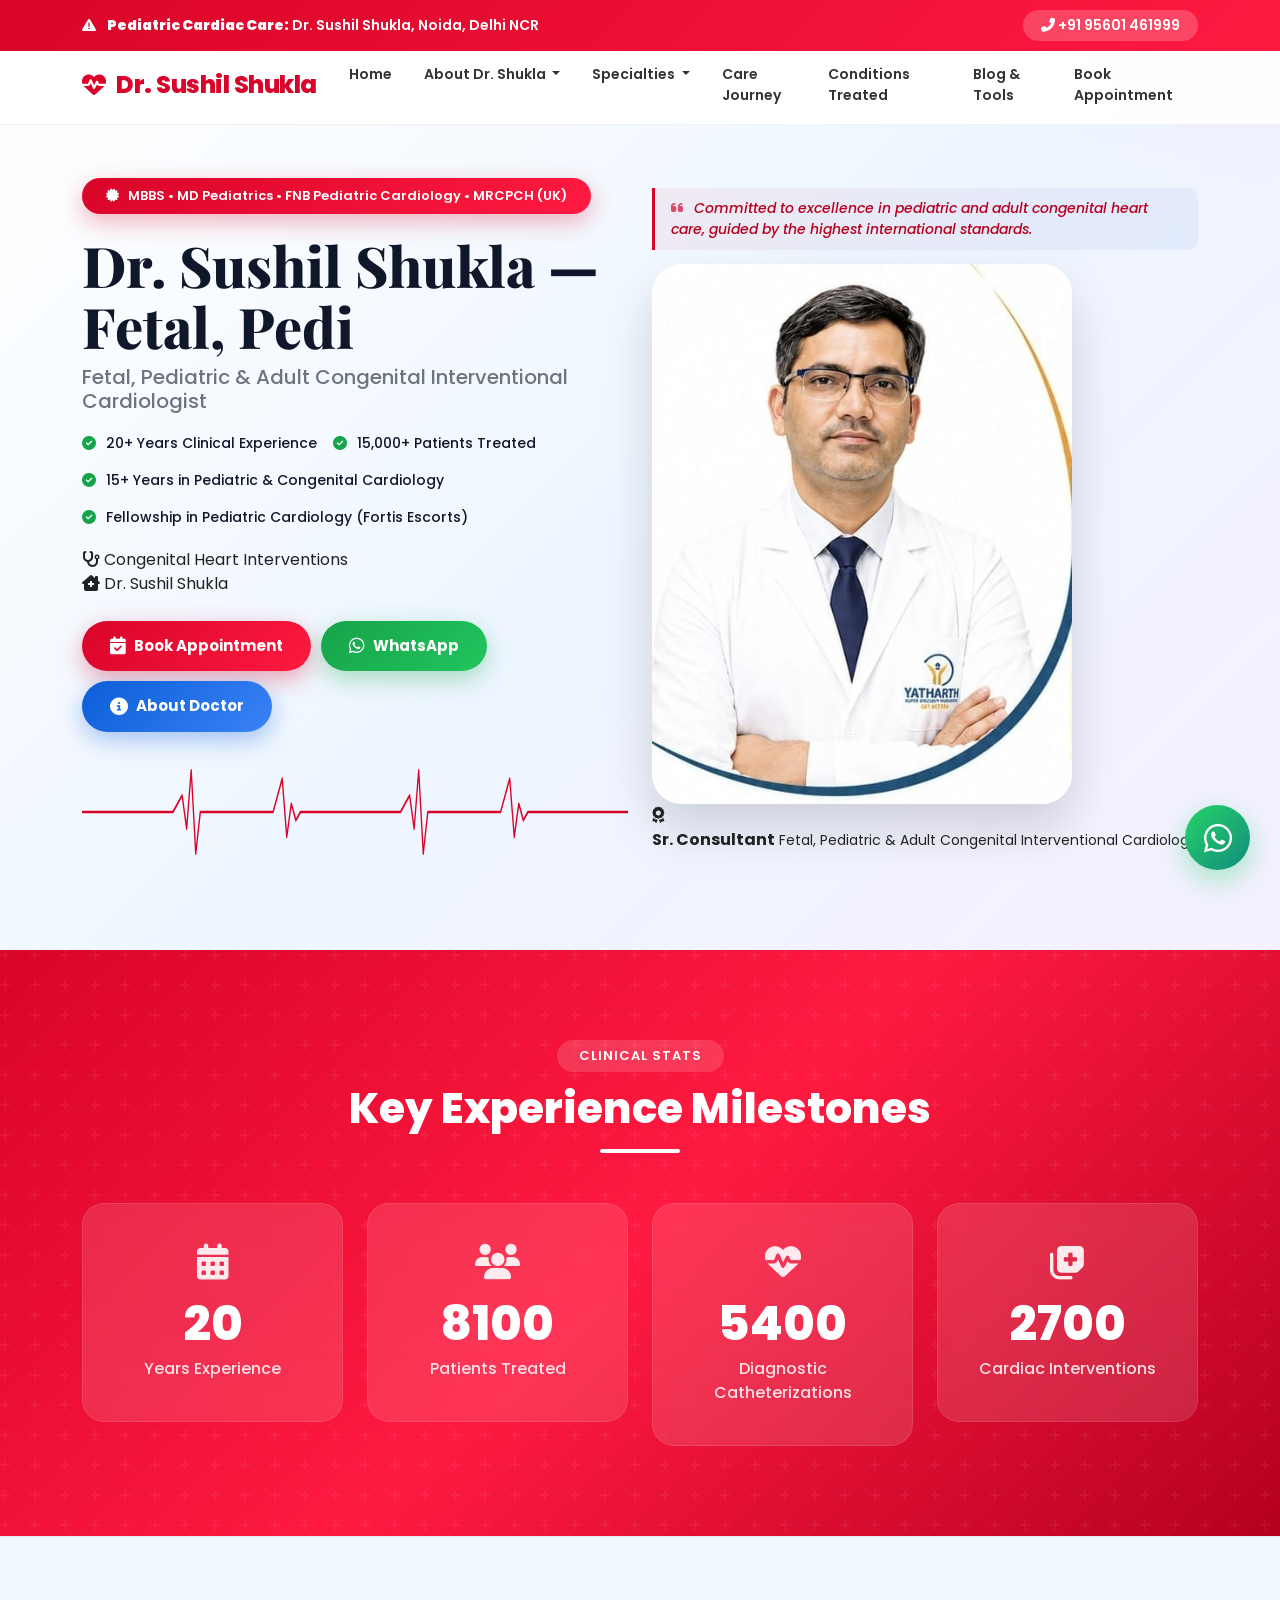
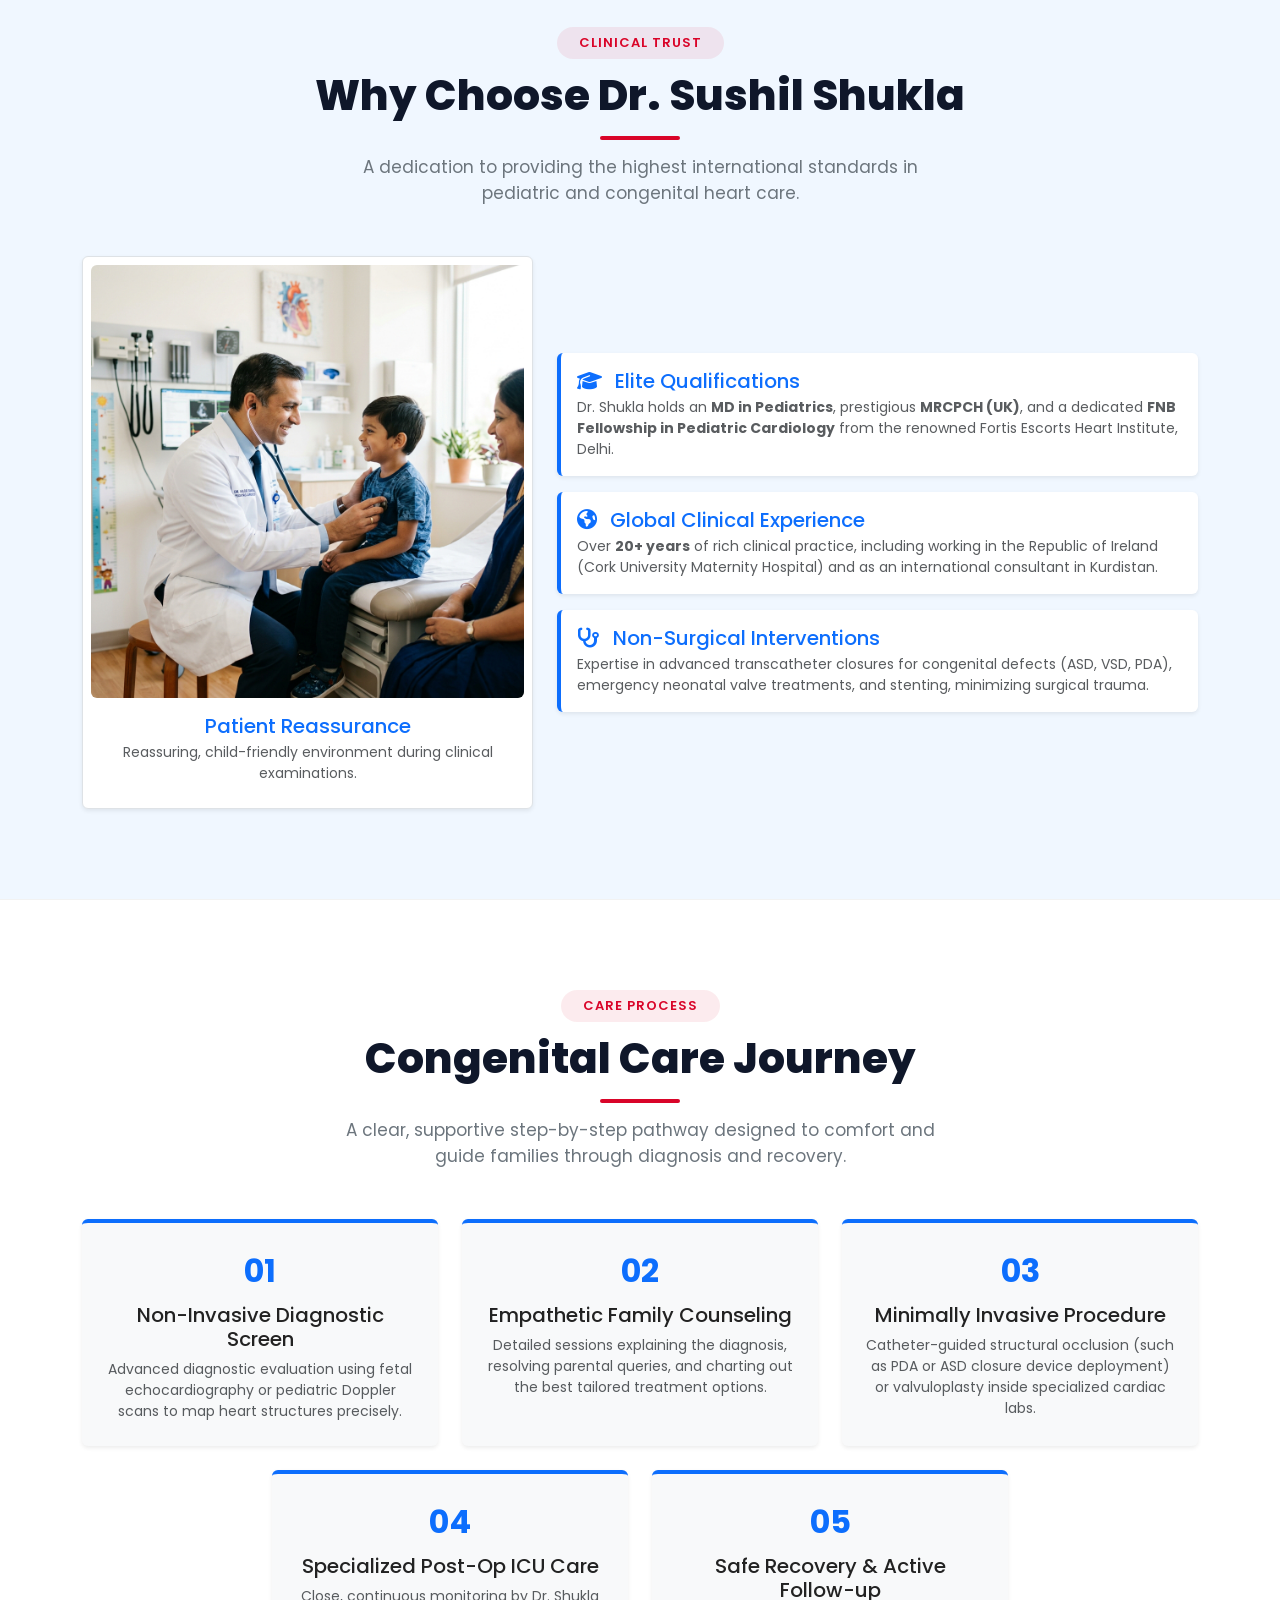
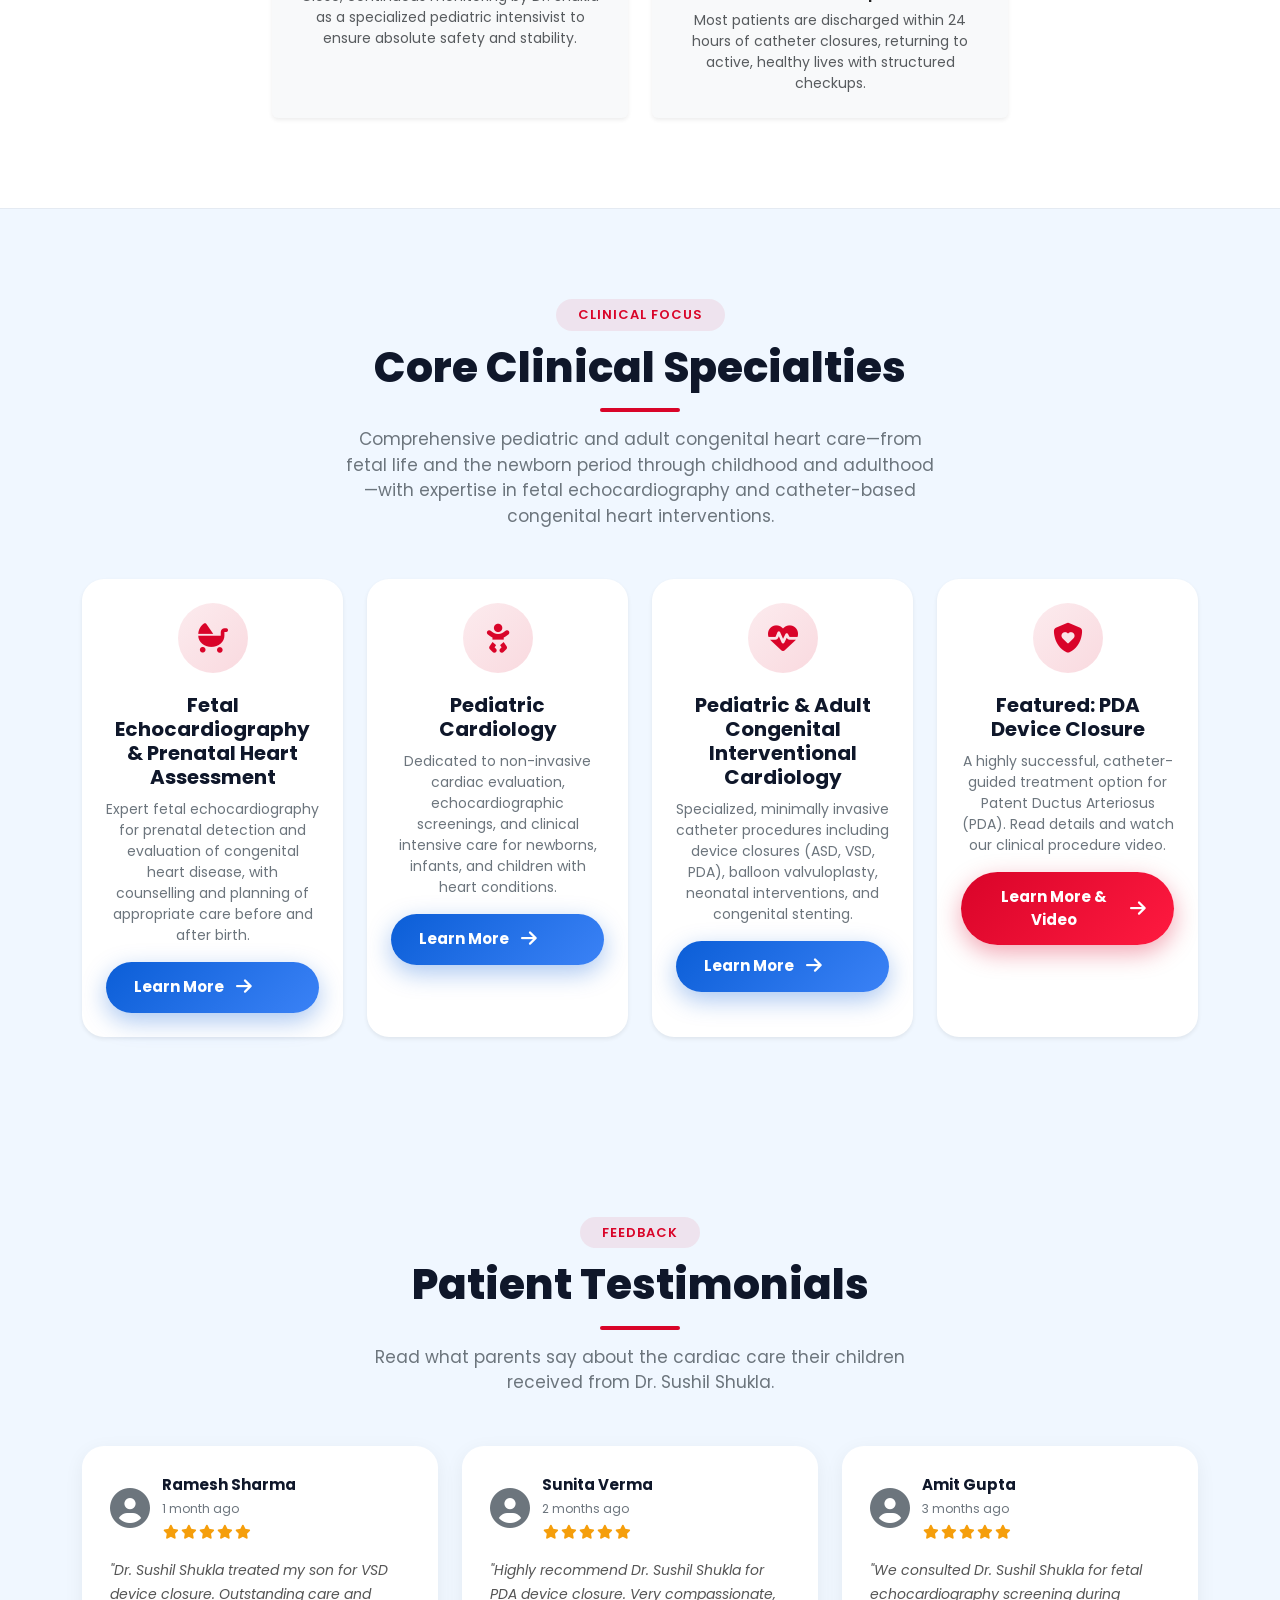
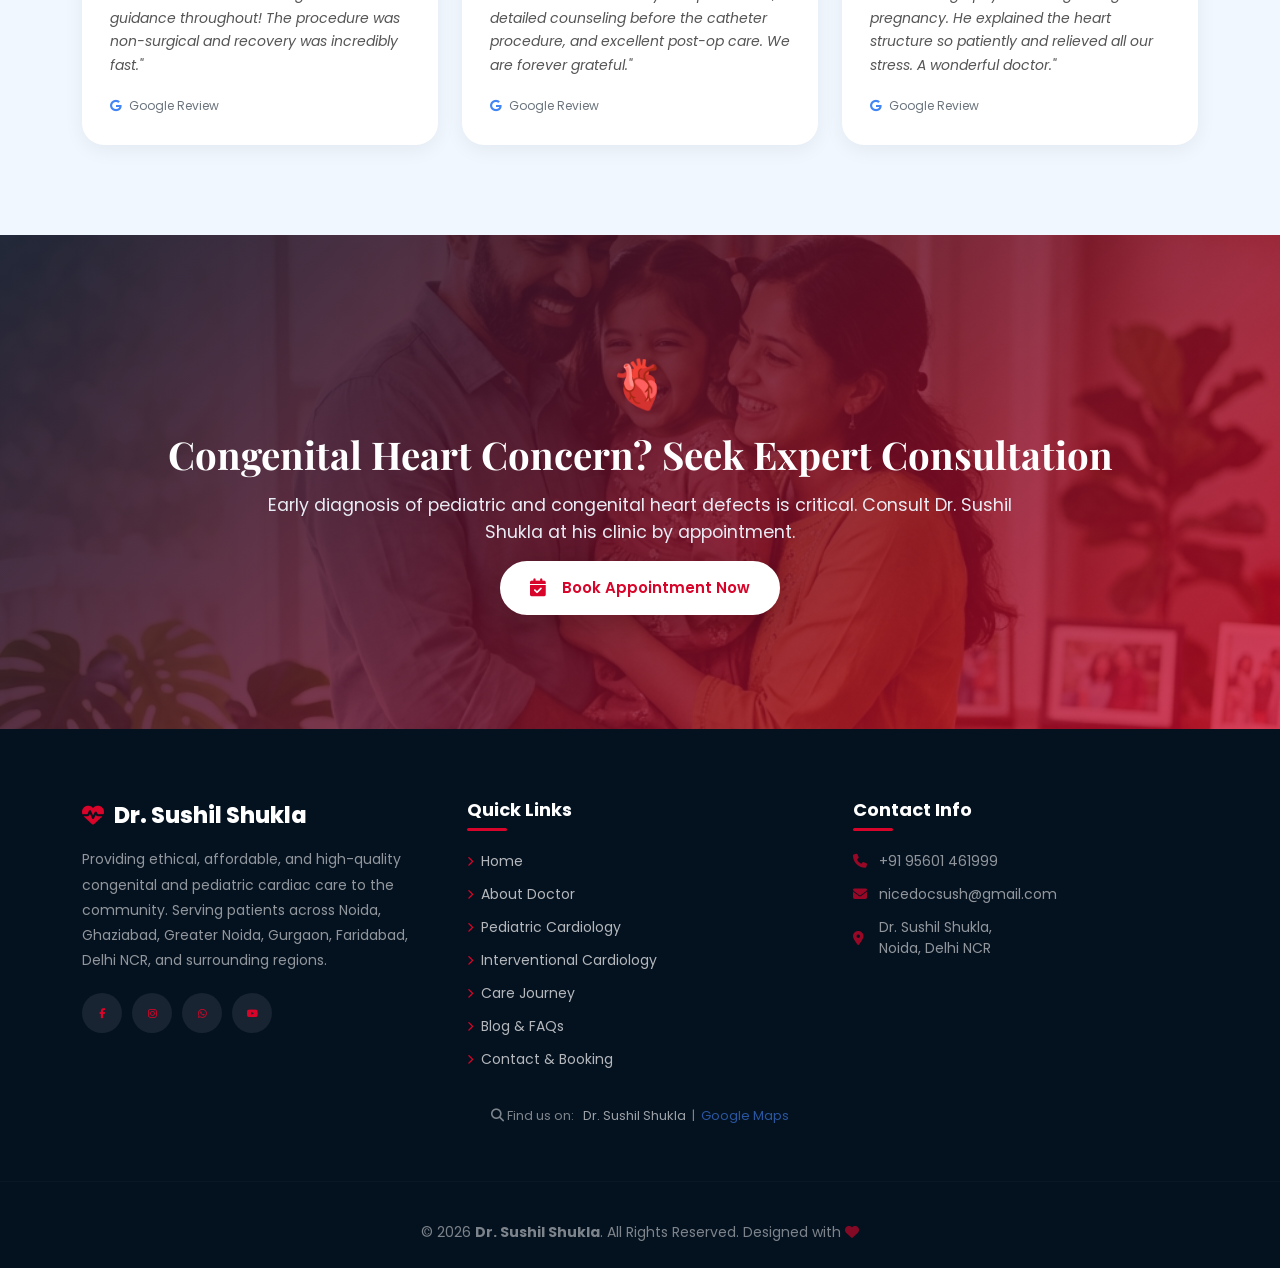
<file: index.html>
<!DOCTYPE html>
<html lang="en">
<head>
  <meta charset="UTF-8">
  <meta name="viewport" content="width=device-width, initial-scale=1.0">
  <meta http-equiv="Cache-Control" content="no-cache, no-store, must-revalidate">
  <meta http-equiv="Pragma" content="no-cache">
  <meta http-equiv="Expires" content="0">
  <script>
    (function() {
      var key = 'shukla_v12_cache_purged';
      if (!localStorage.getItem(key)) {
        localStorage.setItem(key, 'true');
        if ('serviceWorker' in navigator) {
          navigator.serviceWorker.getRegistrations().then(function(regs) {
            for (var i = 0; i < regs.length; i++) regs[i].unregister();
          });
        }
        if ('caches' in window) {
          caches.keys().then(function(names) {
            for (var i = 0; i < names.length; i++) caches.delete(names[i]);
          });
        }
        window.location.reload(true);
      }
    })();
  </script>
  <title>Dr. Sushil Shukla | Fetal, Pediatric &amp; Adult Congenital Interventional Cardiologist | Delhi NCR</title>
  <meta name="description" content="Official website of Dr. Sushil Shukla, Fetal, Pediatric &amp; Adult Congenital Interventional Cardiologist in Delhi NCR. Expert in fetal echocardiography, catheter-based congenital heart interventions, and comprehensive care from fetal life through adulthood.">
  <meta name="robots" content="index, follow">

  <!-- Schema.org JSON-LD: Physician + MedicalBusiness (Local SEO) -->
  <script type="application/ld+json">
  {
    "@context": "https://schema.org",
    "@graph": [
      {
        "@type": ["Physician", "MedicalBusiness"],
        "@id": "https://drsushilshukla.netlify.app/#physician",
        "name": "Dr. Sushil Shukla",
        "alternateName": "Dr. Sushil Shukla - Pediatric Cardiologist Noida",
        "description": "Dr. Sushil Shukla is a Senior Consultant in Pediatric Cardiology and Pediatric Interventional Cardiology with 21+ years of experience in Noida, Delhi NCR. Specializing in congenital heart disease, pediatric interventional cardiology, and non-surgical cardiac interventions for children.",
        "url": "https://drsushilshukla.netlify.app",
        "telephone": "+91-9560146199",
        "image": "https://drsushilshukla.netlify.app/images/doctor.jpg",
        "priceRange": "₹₹",
        "medicalSpecialty": [
          "Pediatric Cardiology",
          "Pediatric Interventional Cardiology",
          "Congenital Heart Disease"
        ],
        "address": {
          "@type": "PostalAddress",
          "streetAddress": "Jaypee Wish Town, Pavilion Height 4, Sector 128",
          "addressLocality": "Noida",
          "addressRegion": "Uttar Pradesh",
          "postalCode": "201304",
          "addressCountry": "IN"
        },
        "geo": {
          "@type": "GeoCoordinates",
          "latitude": 28.5041,
          "longitude": 77.3898
        },
        "openingHoursSpecification": [
          {
            "@type": "OpeningHoursSpecification",
            "dayOfWeek": ["Monday","Tuesday","Wednesday","Thursday","Friday","Saturday"],
            "opens": "10:00",
            "closes": "19:00"
          }
        ],
        "hasOfferCatalog": {
          "@type": "OfferCatalog",
          "name": "Pediatric Cardiology Services",
          "itemListElement": [
            {"@type": "Offer", "itemOffered": {"@type": "Service", "name": "Pediatric Cardiac Consultation"}},
            {"@type": "Offer", "itemOffered": {"@type": "Service", "name": "Congenital Heart Disease Treatment"}},
            {"@type": "Offer", "itemOffered": {"@type": "Service", "name": "ASD Device Closure"}},
            {"@type": "Offer", "itemOffered": {"@type": "Service", "name": "VSD Device Closure"}},
            {"@type": "Offer", "itemOffered": {"@type": "Service", "name": "PDA Device Closure"}},
            {"@type": "Offer", "itemOffered": {"@type": "Service", "name": "Balloon Pulmonary Valvuloplasty"}},
            {"@type": "Offer", "itemOffered": {"@type": "Service", "name": "Fetal Echocardiography"}},
            {"@type": "Offer", "itemOffered": {"@type": "Service", "name": "Pediatric Echocardiography"}}
          ]
        },
        "sameAs": [
          "https://www.practo.com/delhi/doctor/sushil-shukla-pediatric-cardiologist",
          "https://www.yashodahealthcare.com/doctor/sushil-shukla",
          "https://metrohospitals.com/doctor/dr-sushil-shukla/",
          "https://in.linkedin.com/in/sushil-shukla-1731634b"
        ]
      },
      {
        "@type": "WebSite",
        "@id": "https://drsushilshukla.netlify.app/#website",
        "url": "https://drsushilshukla.netlify.app",
        "name": "Dr. Sushil Shukla - Pediatric Interventional Cardiologist",
        "description": "Official website of Dr. Sushil Shukla, Senior Consultant Pediatric Cardiologist in Noida Delhi NCR",
        "inLanguage": "en-IN"
      }
    ]
  }
  </script>

  <!-- Google Fonts -->
  <link rel="preconnect" href="https://fonts.googleapis.com">
  <link href="https://fonts.googleapis.com/css2?family=Poppins:wght@300;400;500;600;700;800&family=Playfair+Display:wght@700&display=swap" rel="stylesheet">
  
  <!-- Bootstrap 5 -->
  <link href="https://cdn.jsdelivr.net/npm/bootstrap@5.3.3/dist/css/bootstrap.min.css" rel="stylesheet">
  
  <!-- Font Awesome 6 -->
  <link rel="stylesheet" href="https://cdnjs.cloudflare.com/ajax/libs/font-awesome/6.5.1/css/all.min.css">
  
  <!-- AOS Animation Library -->
  <link href="https://unpkg.com/aos@2.3.1/dist/aos.css" rel="stylesheet">
  
  <!-- Swiper.js -->
  <link rel="stylesheet" href="https://cdn.jsdelivr.net/npm/swiper@11/swiper-bundle.min.css">
  
  <!-- PWA Manifest -->
  <link rel="manifest" href="manifest.json">
  <meta name="theme-color" content="#d90429">
  <meta name="apple-mobile-web-app-capable" content="yes">
  <meta name="apple-mobile-web-app-status-bar-style" content="black-translucent">
  <meta name="apple-mobile-web-app-title" content="Dr. Sushil Shukla">
  
  <!-- Link to External Stylesheet -->
  <link rel="stylesheet" href="style.css?v=2.0.2">
  
  <!-- JSON-LD Structured Data Schema (SEO Optimization) -->
  <script type="application/ld+json">
  {
    "@context": "https://schema.org",
    "@type": "Physician",
    "name": "Dr. Sushil Shukla",
    "image": "https://nicedocsush.github.io/dr-sushil-shukla/images/doctor.jpg",
    "medicalSpecialty": [
      "PediatricCardiology",
      "InterventionalCardiology"
    ],
    "address": {
      "@type": "PostalAddress",
      "streetAddress": "Gayatri Medicare Clinic, Pavilion Heights 4, Jaypee Wish Town, Sector 128",
      "addressLocality": "Noida",
      "addressRegion": "Uttar Pradesh",
      "postalCode": "201304",
      "addressCountry": "IN"
    },
    "telephone": "+9195601461999",
    "url": "https://nicedocsush.github.io/dr-sushil-shukla/",
    "sameAs": [
      "https://www.google.com/maps?q=28.5186945,77.3580657",
      "https://drsushilshukla183-star.github.io/dr-sushil-shukla/"
    ],
    "description": "Official website of Dr. Sushil Shukla, Senior Consultant in Pediatric Cardiology & Congenital Heart Interventions, Noida Delhi NCR. Specialized in non-surgical device closures, fetal echocardiography, and critical care.",
    "knowsAbout": [
      "Pediatric Interventional Cardiology",
      "Congenital Heart Defects",
      "PDA Device Closure",
      "ASD Device Closure",
      "VSD Device Closure",
      "Fetal Echocardiography"
    ],
    "provider": {
      "@type": "MedicalOrganization",
      "name": "Gayatri Medicare Clinic",
      "address": {
        "@type": "PostalAddress",
        "streetAddress": "Pavilion Heights 4, Jaypee Wish Town, Sector 128",
        "addressLocality": "Noida",
        "addressRegion": "Uttar Pradesh",
        "postalCode": "201304",
        "addressCountry": "IN"
      }
    }
  }
  </script>
</head>
<body>
  <!-- PRELOADER -->
  <div id="preloader">
    <div class="preloader-content">
      <div class="preloader-heart"><i class="fas fa-heart"></i></div>
      <div class="preloader-text">Dr. Sushil Shukla</div>
      <div class="preloader-bar"><div class="preloader-bar-fill"></div></div>
    </div>
  </div>

  <!-- EMERGENCY BANNER -->
  <div class="emergency-banner">
    <div class="container d-flex justify-content-between align-items-center flex-wrap">
      <span class="emergency-text">
        <i class="fas fa-exclamation-triangle"></i> <strong>Pediatric Cardiac Care:</strong> Dr. Sushil Shukla, Noida, Delhi NCR
      </span>
      <a href="tel:95601461999" class="emergency-phone">
        <i class="fas fa-phone-alt"></i> +91 95601 461999
      </a>
    </div>
  </div>

  <!-- NAVBAR -->
  <nav id="navbar" class="navbar navbar-expand-lg">
    <div class="container">
      <a class="logo navbar-brand" href="index.html">
        <i class="fas fa-heartbeat"></i> Dr. Sushil Shukla
      </a>
      <button class="navbar-toggler" type="button" data-bs-toggle="collapse" data-bs-target="#navMenu" 
              aria-controls="navMenu" aria-expanded="false" aria-label="Toggle navigation">
        <span class="navbar-toggler-icon"></span>
      </button>
      <div class="collapse navbar-collapse" id="navMenu">
        <ul class="navbar-nav ms-auto">
          <li class="nav-item"><a class="nav-link" href="index.html">Home</a></li>
          
          <!-- About Dropdown -->
          <li class="nav-item dropdown">
            <a class="nav-link dropdown-toggle" href="#" id="aboutDropdown" role="button" data-bs-toggle="dropdown" aria-expanded="false">
              About Dr. Shukla
            </a>
            <ul class="dropdown-menu" aria-labelledby="aboutDropdown">
              <li><a class="dropdown-item" href="about.html">Profile & Philosophy</a></li>
              <li><a class="dropdown-item" href="qualifications.html">Qualifications & Timeline</a></li>
              <li><a class="dropdown-item" href="academic.html">Academic & Achievements</a></li>
            </ul>
          </li>
          
          <!-- Clinical Specialties Dropdown -->
          <li class="nav-item dropdown">
            <a class="nav-link dropdown-toggle" href="#" id="specialtiesDropdown" role="button" data-bs-toggle="dropdown" aria-expanded="false">
              Specialties
            </a>
            <ul class="dropdown-menu" aria-labelledby="specialtiesDropdown">
              <li><a class="dropdown-item" href="pediatric-cardiology.html">Pediatric Cardiology</a></li>
              <li><a class="dropdown-item" href="interventional-cardiology.html">Interventional Cardiology</a></li>
            </ul>
          </li>
          
          <li class="nav-item"><a class="nav-link" href="patient-journey.html">Care Journey</a></li>
          <li class="nav-item"><a class="nav-link" href="expertise.html">Conditions Treated</a></li>
          <li class="nav-item"><a class="nav-link" href="blog.html">Blog & Tools</a></li>
          <li class="nav-item"><a class="nav-link" href="contact.html">Book Appointment</a></li>
        </ul>
      </div>
    </div>
  </nav>


  <!-- HERO SECTION -->
  <section id="hero" class="hero">
    <div class="container">
      <div class="row align-items-center">
        <div class="col-lg-6 hero-text" data-aos="fade-right" data-aos-duration="1000">
          <span class="hero-badge">
            <i class="fas fa-certificate"></i> MBBS &bull; MD Pediatrics &bull; FNB Pediatric Cardiology &bull; MRCPCH (UK)
          </span>
          <h1>Dr. Sushil Shukla — Fetal, Pediatric &amp; Adult Congenital Interventional Cardiologist | Delhi NCR</h1>
          <h3>Fetal, Pediatric &amp; Adult Congenital Interventional Cardiologist</h3>
          <div class="hero-features">
            <span><i class="fas fa-check-circle"></i> 20+ Years Clinical Experience</span>
            <span><i class="fas fa-check-circle"></i> 15,000+ Patients Treated</span>
            <span><i class="fas fa-check-circle"></i> 15+ Years in Pediatric & Congenital Cardiology</span>
            <span><i class="fas fa-check-circle"></i> Fellowship in Pediatric Cardiology (Fortis Escorts)</span>
          </div>
          <div class="hero-trust-row">
            <div class="trust-pill"><i class="fas fa-stethoscope"></i> Congenital Heart Interventions</div>
            <div class="trust-pill"><i class="fas fa-clinic-medical"></i> Dr. Sushil Shukla</div>
          </div>
          <div class="hero-buttons">
            <a href="contact.html" class="btn btn-red">
              <i class="fas fa-calendar-check"></i> Book Appointment
            </a>
            <a href="https://wa.me/9195601461999" class="btn btn-green" target="_blank">
              <i class="fab fa-whatsapp"></i> WhatsApp
            </a>
            <a href="about.html" class="btn btn-blue">
              <i class="fas fa-info-circle"></i> About Doctor
            </a>
          </div>
          
          <!-- ECG Animation -->
          <svg class="ecg" viewBox="0 0 1200 120" preserveAspectRatio="none">
            <path d="M0,60 L200,60 L220,40 L230,80 L240,10 L250,110 L260,60 L400,60 L420,60 L440,20 L450,90 L460,50 L470,70 L480,60 L700,60 L720,40 L730,80 L740,10 L750,110 L760,60 L900,60 L920,60 L940,20 L950,90 L960,50 L970,70 L980,60 L1200,60" 
                  fill="none" stroke="#d90429" stroke-width="3" stroke-linecap="round" stroke-linejoin="round"/>
          </svg>
        </div>
        
        <div class="col-lg-6 hero-img-col" data-aos="fade-left" data-aos-duration="1000">
          <div class="hero-image-wrapper">
            <p class="hero-img-tagline"><i class="fas fa-quote-left"></i> Committed to excellence in pediatric and adult congenital heart care, guided by the highest international standards.</p>
            <img src="images/doctor.jpg" alt="Dr. Sushil Shukla" class="hero-img img-fluid">
            <div class="hero-img-badge">
              <i class="fas fa-award"></i>
              <div>
                <strong>Sr. Consultant</strong>
                <small>Fetal, Pediatric &amp; Adult Congenital Interventional Cardiology</small>
              </div>
            </div>
          </div>
        </div>
      </div>
    </div>
  </section>

  <!-- STATISTICS CARD GRID (STATS) -->
  <section id="stats" class="stats section-padding">
    <div class="container">
      <div class="section-header" data-aos="fade-up">
        <span class="section-tag">Clinical Stats</span>
        <h2 class="heading">Key Experience Milestones</h2>
      </div>
      <div class="row g-4">
        <div class="col-6 col-lg-3" data-aos="zoom-in" data-aos-delay="100">
          <div class="stat-card">
            <i class="fas fa-calendar-alt"></i>
            <h1 class="counter" data-target="20">0</h1>
            <p>Years Experience</p>
          </div>
        </div>
        <div class="col-6 col-lg-3" data-aos="zoom-in" data-aos-delay="200">
          <div class="stat-card">
            <i class="fas fa-users"></i>
            <h1 class="counter" data-target="15000">0</h1>
            <p>Patients Treated</p>
          </div>
        </div>
        <div class="col-6 col-lg-3" data-aos="zoom-in" data-aos-delay="300">
          <div class="stat-card">
            <i class="fas fa-heartbeat"></i>
            <h1 class="counter" data-target="10000">0</h1>
            <p>Diagnostic Catheterizations</p>
          </div>
        </div>
        <div class="col-6 col-lg-3" data-aos="zoom-in" data-aos-delay="400">
          <div class="stat-card">
            <i class="fas fa-notes-medical"></i>
            <h1 class="counter" data-target="5000">0</h1>
            <p>Cardiac Interventions</p>
          </div>
        </div>
      </div>
    </div>
  </section>

  <!-- WHY CHOOSE DR. SUSHIL SHUKLA -->
  <section id="why-choose" class="section-padding" style="background:var(--light); border-top: 1px solid rgba(0,0,0,.05);">
    <div class="container">
      <div class="section-header" data-aos="fade-up">
        <span class="section-tag">Clinical Trust</span>
        <h2 class="heading">Why Choose Dr. Sushil Shukla</h2>
        <p class="section-sub">A dedication to providing the highest international standards in pediatric and congenital heart care.</p>
      </div>

      <div class="row g-4 align-items-center">
        <!-- Left Side: Doctor-child interaction visual card -->
        <div class="col-lg-5" data-aos="fade-right">
          <div class="gallery-item rounded overflow-hidden shadow-sm p-2 bg-white border">
            <img src="images/doctor-child-interaction.png" class="img-fluid w-100 rounded" alt="Dr. Sushil Shukla Reassuring Child">
            <div class="p-3 text-center">
              <h5 class="mb-1 text-primary">Patient Reassurance</h5>
              <p class="small text-muted mb-0">Reassuring, child-friendly environment during clinical examinations.</p>
            </div>
          </div>
        </div>

        <!-- Right Side: Trust Pillars in a vertical layout -->
        <div class="col-lg-7" data-aos="fade-left">
          <div class="d-flex flex-column gap-3">
            <!-- Pillar 1 -->
            <div class="p-3 bg-white rounded shadow-sm border-start border-primary border-4">
              <h5 class="text-primary mb-1"><i class="fas fa-graduation-cap me-2"></i> Elite Qualifications</h5>
              <p class="small text-muted mb-0">Dr. Shukla holds an <strong>MD in Pediatrics</strong>, prestigious <strong>MRCPCH (UK)</strong>, and a dedicated <strong>FNB Fellowship in Pediatric Cardiology</strong> from the renowned Fortis Escorts Heart Institute, Delhi.</p>
            </div>

            <!-- Pillar 2 -->
            <div class="p-3 bg-white rounded shadow-sm border-start border-primary border-4">
              <h5 class="text-primary mb-1"><i class="fas fa-globe-americas me-2"></i> Global Clinical Experience</h5>
              <p class="small text-muted mb-0">Over <strong>20+ years</strong> of rich clinical practice, including working in the Republic of Ireland (Cork University Maternity Hospital) and as an international consultant in Kurdistan.</p>
            </div>

            <!-- Pillar 3 -->
            <div class="p-3 bg-white rounded shadow-sm border-start border-primary border-4">
              <h5 class="text-primary mb-1"><i class="fas fa-stethoscope me-2"></i> Non-Surgical Interventions</h5>
              <p class="small text-muted mb-0">Expertise in advanced transcatheter closures for congenital defects (ASD, VSD, PDA), emergency neonatal valve treatments, and stenting, minimizing surgical trauma.</p>
            </div>
          </div>
        </div>
      </div>
    </div>
  </section>

  <!-- PATIENT & FAMILY JOURNEY PATHWAY -->
  <section id="patient-journey" class="section-padding" style="background:var(--white); border-top: 1px solid rgba(0,0,0,.05);">
    <div class="container">
      <div class="section-header" data-aos="fade-up">
        <span class="section-tag">Care Process</span>
        <h2 class="heading">Congenital Care Journey</h2>
        <p class="section-sub">A clear, supportive step-by-step pathway designed to comfort and guide families through diagnosis and recovery.</p>
      </div>

      <div class="row g-4 justify-content-center">
        <!-- Step 1 -->
        <div class="col-md-6 col-lg-4" data-aos="zoom-in" data-aos-delay="100">
          <div class="p-4 rounded shadow-sm bg-light h-100 border-top border-primary border-4 text-center">
            <div class="fs-2 text-primary fw-bold mb-2">01</div>
            <h5>Non-Invasive Diagnostic Screen</h5>
            <p class="small text-muted mb-0">Advanced diagnostic evaluation using fetal echocardiography or pediatric Doppler scans to map heart structures precisely.</p>
          </div>
        </div>

        <!-- Step 2 -->
        <div class="col-md-6 col-lg-4" data-aos="zoom-in" data-aos-delay="200">
          <div class="p-4 rounded shadow-sm bg-light h-100 border-top border-primary border-4 text-center">
            <div class="fs-2 text-primary fw-bold mb-2">02</div>
            <h5>Empathetic Family Counseling</h5>
            <p class="small text-muted mb-0">Detailed sessions explaining the diagnosis, resolving parental queries, and charting out the best tailored treatment options.</p>
          </div>
        </div>

        <!-- Step 3 -->
        <div class="col-md-6 col-lg-4" data-aos="zoom-in" data-aos-delay="300">
          <div class="p-4 rounded shadow-sm bg-light h-100 border-top border-primary border-4 text-center">
            <div class="fs-2 text-primary fw-bold mb-2">03</div>
            <h5>Minimally Invasive Procedure</h5>
            <p class="small text-muted mb-0">Catheter-guided structural occlusion (such as PDA or ASD closure device deployment) or valvuloplasty inside specialized cardiac labs.</p>
          </div>
        </div>

        <!-- Step 4 -->
        <div class="col-md-6 col-lg-4 mt-lg-4" data-aos="zoom-in" data-aos-delay="400">
          <div class="p-4 rounded shadow-sm bg-light h-100 border-top border-primary border-4 text-center">
            <div class="fs-2 text-primary fw-bold mb-2">04</div>
            <h5>Specialized Post-Op ICU Care</h5>
            <p class="small text-muted mb-0">Close, continuous monitoring by Dr. Shukla as a specialized pediatric intensivist to ensure absolute safety and stability.</p>
          </div>
        </div>

        <!-- Step-5 -->
        <div class="col-md-6 col-lg-4 mt-lg-4" data-aos="zoom-in" data-aos-delay="500">
          <div class="p-4 rounded shadow-sm bg-light h-100 border-top border-primary border-4 text-center">
            <div class="fs-2 text-primary fw-bold mb-2">05</div>
            <h5>Safe Recovery & Active Follow-up</h5>
            <p class="small text-muted mb-0">Most patients are discharged within 24 hours of catheter closures, returning to active, healthy lives with structured checkups.</p>
          </div>
        </div>
      </div>
    </div>
  </section>

  <!-- CLINICAL SPECIALTIES OVERVIEW -->
  <section class="services section-padding" style="background:var(--light); border-top: 1px solid rgba(0,0,0,.05);">
    <div class="container">
      <div class="section-header" data-aos="fade-up">
        <span class="section-tag">Clinical Focus</span>
        <h2 class="heading">Core Clinical Specialties</h2>
        <p class="section-sub">Comprehensive pediatric and adult congenital heart care—from fetal life and the newborn period through childhood and adulthood—with expertise in fetal echocardiography and catheter-based congenital heart interventions.</p>
      </div>
      <div class="row g-4">
        <!-- Fetal Echocardiography -->
        <div class="col-lg-3 col-md-6" data-aos="fade-right">
          <div class="card service-card h-100 p-4 shadow-sm border-0">
            <div class="card-icon"><i class="fas fa-baby-carriage"></i></div>
            <h3>Fetal Echocardiography &amp; Prenatal Heart Assessment</h3>
            <p>Expert fetal echocardiography for prenatal detection and evaluation of congenital heart disease, with counselling and planning of appropriate care before and after birth.</p>
            <a href="pediatric-cardiology.html#fetal-echo" class="btn btn-blue btn-sm mt-3">Learn More <i class="fas fa-arrow-right ms-1"></i></a>
          </div>
        </div>
        <!-- Pediatric Cardiology -->
        <div class="col-lg-3 col-md-6" data-aos="fade-up" data-aos-delay="100">
          <div class="card service-card h-100 p-4 shadow-sm border-0">
            <div class="card-icon"><i class="fas fa-baby"></i></div>
            <h3>Pediatric Cardiology</h3>
            <p>Dedicated to non-invasive cardiac evaluation, echocardiographic screenings, and clinical intensive care for newborns, infants, and children with heart conditions.</p>
            <a href="pediatric-cardiology.html" class="btn btn-blue btn-sm mt-3">Learn More <i class="fas fa-arrow-right ms-1"></i></a>
          </div>
        </div>
        <!-- Interventional Cardiology -->
        <div class="col-lg-3 col-md-6" data-aos="fade-up" data-aos-delay="200">
          <div class="card service-card h-100 p-4 shadow-sm border-0">
            <div class="card-icon"><i class="fas fa-heartbeat"></i></div>
            <h3>Pediatric &amp; Adult Congenital Interventional Cardiology</h3>
            <p>Specialized, minimally invasive catheter procedures including device closures (ASD, VSD, PDA), balloon valvuloplasty, neonatal interventions, and congenital stenting.</p>
            <a href="interventional-cardiology.html" class="btn btn-blue btn-sm mt-3">Learn More <i class="fas fa-arrow-right ms-1"></i></a>
          </div>
        </div>
        <!-- Featured Procedure: PDA Device Closure -->
        <div class="col-lg-3 col-md-6" data-aos="fade-left" data-aos-delay="300">
          <div class="card service-card h-100 p-4 shadow-sm border-0">
            <div class="card-icon"><i class="fas fa-shield-heart"></i></div>
            <h3>Featured: PDA Device Closure</h3>
            <p>A highly successful, catheter-guided treatment option for Patent Ductus Arteriosus (PDA). Read details and watch our clinical procedure video.</p>
            <a href="interventional-cardiology.html#pda-procedure-section" class="btn btn-red btn-sm mt-3">Learn More &amp; Video <i class="fas fa-arrow-right ms-1"></i></a>
          </div>
        </div>
      </div>
    </div>
  </section>

  <!-- PATIENT TESTIMONIALS -->
  <section class="reviews-section section-padding">
    <div class="container">
      <div class="section-header" data-aos="fade-up">
        <span class="section-tag">Feedback</span>
        <h2 class="heading">Patient Testimonials</h2>
        <p class="section-sub">Read what parents say about the cardiac care their children received from Dr. Sushil Shukla.</p>
      </div>
      <div class="row g-4">
        <!-- Review 1 -->
        <div class="col-md-4" data-aos="fade-up" data-aos-delay="100">
          <div class="review-card">
            <div class="review-header">
              <div class="review-avatar">
                <i class="fas fa-user-circle"></i>
              </div>
              <div>
                <strong>Ramesh Sharma</strong>
                <span class="review-date">1 month ago</span>
                <div class="review-stars">
                  <i class="fas fa-star"></i><i class="fas fa-star"></i><i class="fas fa-star"></i><i class="fas fa-star"></i><i class="fas fa-star"></i>
                </div>
              </div>
            </div>
            <p class="review-text">"Dr. Sushil Shukla treated my son for VSD device closure. Outstanding care and guidance throughout! The procedure was non-surgical and recovery was incredibly fast."</p>
            <span class="review-source"><i class="fab fa-google"></i> Google Review</span>
          </div>
        </div>
        <!-- Review 2 -->
        <div class="col-md-4" data-aos="fade-up" data-aos-delay="200">
          <div class="review-card">
            <div class="review-header">
              <div class="review-avatar">
                <i class="fas fa-user-circle"></i>
              </div>
              <div>
                <strong>Sunita Verma</strong>
                <span class="review-date">2 months ago</span>
                <div class="review-stars">
                  <i class="fas fa-star"></i><i class="fas fa-star"></i><i class="fas fa-star"></i><i class="fas fa-star"></i><i class="fas fa-star"></i>
                </div>
              </div>
            </div>
            <p class="review-text">"Highly recommend Dr. Sushil Shukla for PDA device closure. Very compassionate, detailed counseling before the catheter procedure, and excellent post-op care. We are forever grateful."</p>
            <span class="review-source"><i class="fab fa-google"></i> Google Review</span>
          </div>
        </div>
        <!-- Review 3 -->
        <div class="col-md-4" data-aos="fade-up" data-aos-delay="300">
          <div class="review-card">
            <div class="review-header">
              <div class="review-avatar">
                <i class="fas fa-user-circle"></i>
              </div>
              <div>
                <strong>Amit Gupta</strong>
                <span class="review-date">3 months ago</span>
                <div class="review-stars">
                  <i class="fas fa-star"></i><i class="fas fa-star"></i><i class="fas fa-star"></i><i class="fas fa-star"></i><i class="fas fa-star"></i>
                </div>
              </div>
            </div>
            <p class="review-text">"We consulted Dr. Sushil Shukla for fetal echocardiography screening during pregnancy. He explained the heart structure so patiently and relieved all our stress. A wonderful doctor."</p>
            <span class="review-source"><i class="fab fa-google"></i> Google Review</span>
          </div>
        </div>
      </div>
    </div>
  </section>

  <!-- URGENT CARE BANNER -->
  <section class="urgent-care section-padding">
    <div class="container" data-aos="zoom-in">
      <div class="urgent-content text-center py-4">
        <span class="urgent-icon">🫀</span>
        <h1>Congenital Heart Concern? Seek Expert Consultation</h1>
        <p class="urgent-msg">Early diagnosis of pediatric and congenital heart defects is critical. Consult Dr. Sushil Shukla at his clinic by appointment.</p>
        <a href="contact.html" class="btn btn-white btn-lg mt-3">
          <i class="fas fa-calendar-check me-2"></i> Book Appointment Now
        </a>
      </div>
    </div>
  </section>


  <!-- FOOTER -->
  <footer class="footer">
    <div class="container">
      <div class="footer-grid">
        <div class="footer-col">
          <div class="footer-logo">
            <i class="fas fa-heartbeat"></i> Dr. Sushil Shukla
          </div>
          <p class="footer-desc">Providing ethical, affordable, and high-quality congenital and pediatric cardiac care to the community. Serving patients across Noida, Ghaziabad, Greater Noida, Gurgaon, Faridabad, Delhi NCR, and surrounding regions.</p>
          <div class="social-links">
            <a href="#" aria-label="Facebook"><i class="fab fa-facebook-f"></i></a>
            <a href="#" aria-label="Instagram"><i class="fab fa-instagram"></i></a>
            <a href="https://wa.me/9195601461999" aria-label="WhatsApp"><i class="fab fa-whatsapp"></i></a>
            <a href="#" aria-label="YouTube"><i class="fab fa-youtube"></i></a>
          </div>
        </div>
        <div class="footer-col">
          <h3>Quick Links</h3>
          <a href="index.html"><i class="fas fa-chevron-right"></i> Home</a>
          <a href="about.html"><i class="fas fa-chevron-right"></i> About Doctor</a>
          <a href="pediatric-cardiology.html"><i class="fas fa-chevron-right"></i> Pediatric Cardiology</a>
          <a href="interventional-cardiology.html"><i class="fas fa-chevron-right"></i> Interventional Cardiology</a>
          <a href="patient-journey.html"><i class="fas fa-chevron-right"></i> Care Journey</a>
          <a href="blog.html"><i class="fas fa-chevron-right"></i> Blog & FAQs</a>
          <a href="contact.html"><i class="fas fa-chevron-right"></i> Contact & Booking</a>
        </div>
        <div class="footer-col">
          <h3>Contact Info</h3>
          <p><i class="fas fa-phone"></i> +91 95601 461999</p>
          <p><i class="fas fa-envelope"></i> nicedocsush@gmail.com</p>
          <p><i class="fas fa-map-marker-alt"></i> Dr. Sushil Shukla,<br>Noida, Delhi NCR</p>
        </div>
      </div>
      <div class="row mt-4">
        <div class="col-12 text-center">
          <p style="font-size:13px;opacity:.6;">
            <i class="fas fa-search"></i> Find us on: &nbsp;
            <a href="https://nicedocsush.github.io/dr-sushil-shukla/" style="color:white;">Dr. Sushil Shukla</a> &nbsp;|&nbsp;
            <a href="https://www.google.com/search?q=Dr.+Sushil+Shukla+Pediatric+Cardiologist+Noida" target="_blank" style="color:#4285F4;">Google Maps</a>
          </p>
        </div>
      </div>
    </div>
    <hr>
    <p class="copyright">© 2026 <strong>Dr. Sushil Shukla</strong>. All Rights Reserved. Designed with <i class="fas fa-heart" style="color:#d90429;"></i></p>
  </footer>

  <!-- FLOATING WIDGETS -->
  <div class="floating-contact">
    <a href="tel:95601461999" class="floating-btn phone-btn" aria-label="Call Doctor"><i class="fas fa-phone-alt"></i></a>
    <a href="https://wa.me/9195601461999?text=Hello%20Dr%20Sushil%20Shukla%20team%2C%20I%20want%20to%20book%20an%20appointment" class="floating-btn wa-btn" target="_blank" aria-label="WhatsApp Book"><i class="fab fa-whatsapp"></i></a>
  </div>

  <!-- JS SCRIPTS -->
  <script src="https://cdn.jsdelivr.net/npm/bootstrap@5.3.3/dist/js/bootstrap.bundle.min.js"></script>
  <script src="https://unpkg.com/aos@2.3.1/dist/aos.js"></script>
  <script src="https://cdn.jsdelivr.net/npm/swiper@11/swiper-bundle.min.js"></script>
  <script src="script.js?v=2.0.2"></script>
</body>
</html>
</file>
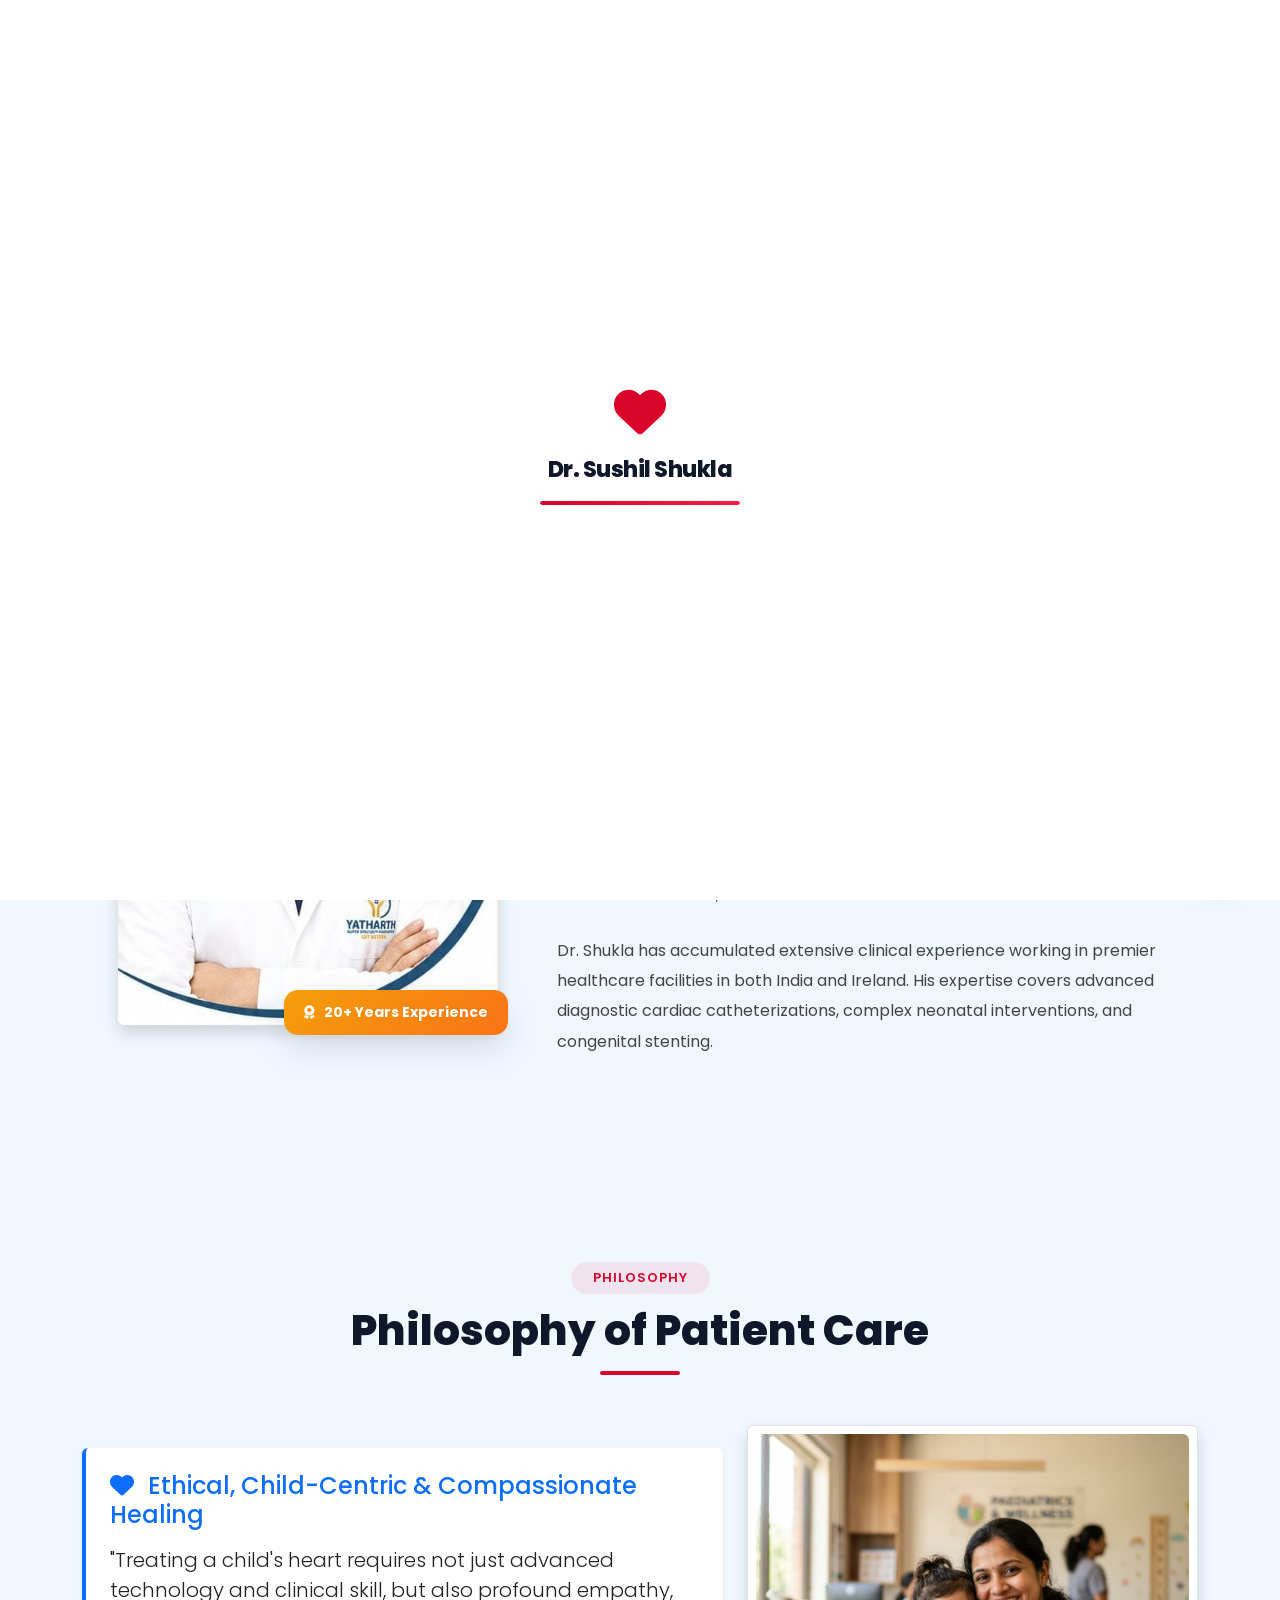
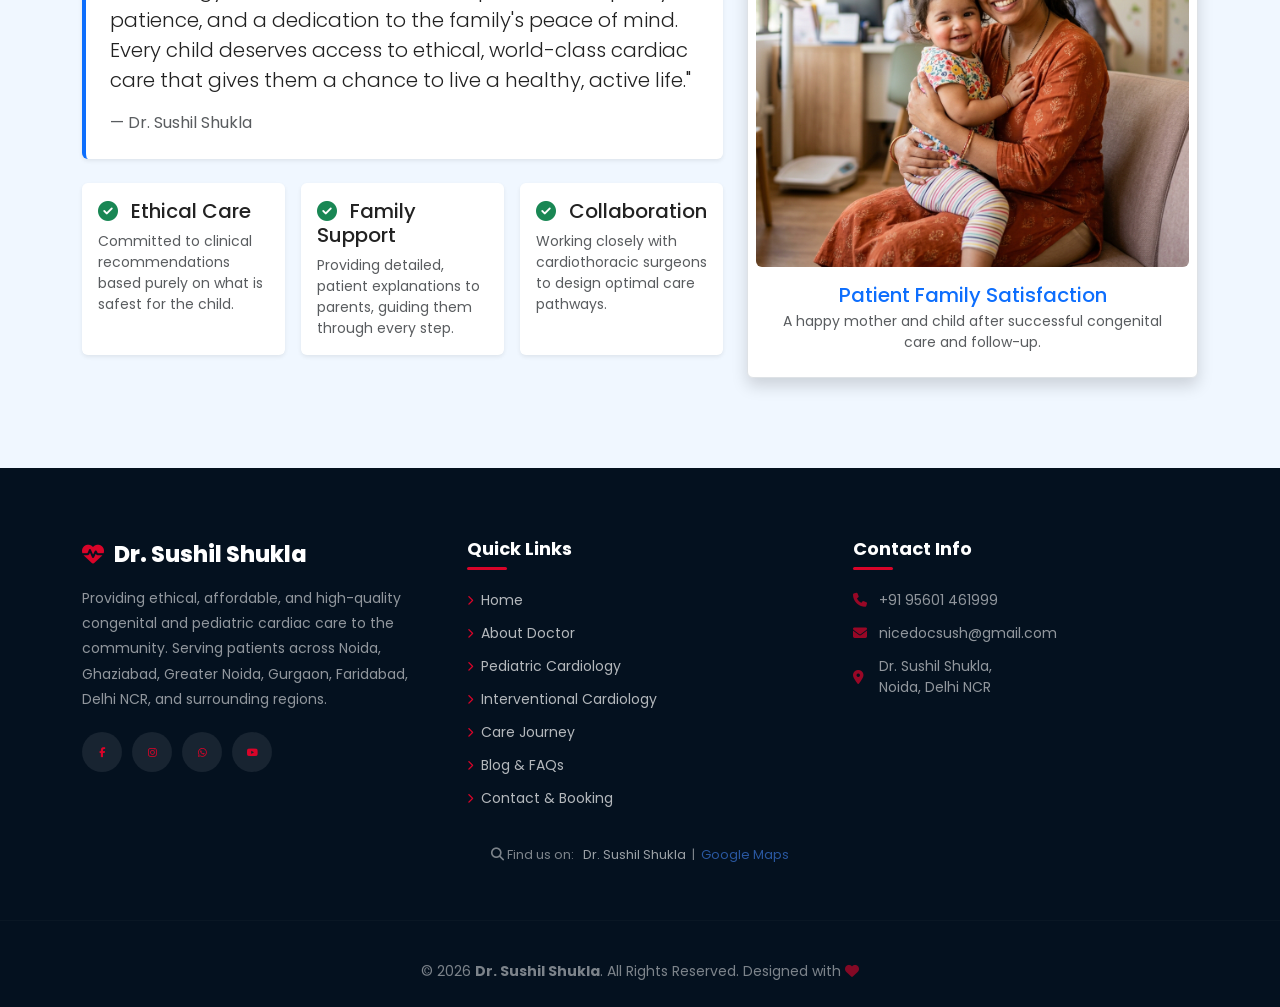
<file: about.html>
<!DOCTYPE html>
<html lang="en">
<head>
  <meta charset="UTF-8">
  <meta name="viewport" content="width=device-width, initial-scale=1.0">
  <meta http-equiv="Cache-Control" content="no-cache, no-store, must-revalidate">
  <meta http-equiv="Pragma" content="no-cache">
  <meta http-equiv="Expires" content="0">
  <script>
    (function() {
      var key = 'shukla_v12_cache_purged';
      if (!localStorage.getItem(key)) {
        localStorage.setItem(key, 'true');
        if ('serviceWorker' in navigator) {
          navigator.serviceWorker.getRegistrations().then(function(regs) {
            for (var i = 0; i < regs.length; i++) regs[i].unregister();
          });
        }
        if ('caches' in window) {
          caches.keys().then(function(names) {
            for (var i = 0; i < names.length; i++) caches.delete(names[i]);
          });
        }
        window.location.reload(true);
      }
    })();
  </script>
  <title>About Dr. Sushil Shukla | Pediatric Cardiologist Delhi NCR</title>
  <meta name="description" content="Learn about Dr. Sushil Shukla's clinical journey in pediatric cardiology in India & Ireland, and his patient-centric philosophy of care.">
  <meta name="robots" content="index, follow">
  
  <!-- Google Fonts -->
  <link rel="preconnect" href="https://fonts.googleapis.com">
  <link href="https://fonts.googleapis.com/css2?family=Poppins:wght@300;400;500;600;700;800&family=Playfair+Display:wght@700&display=swap" rel="stylesheet">
  
  <!-- Bootstrap 5 -->
  <link href="https://cdn.jsdelivr.net/npm/bootstrap@5.3.3/dist/css/bootstrap.min.css" rel="stylesheet">
  
  <!-- Font Awesome 6 -->
  <link rel="stylesheet" href="https://cdnjs.cloudflare.com/ajax/libs/font-awesome/6.5.1/css/all.min.css">
  
  <!-- AOS Animation Library -->
  <link href="https://unpkg.com/aos@2.3.1/dist/aos.css" rel="stylesheet">
  
  <!-- Swiper.js -->
  <link rel="stylesheet" href="https://cdn.jsdelivr.net/npm/swiper@11/swiper-bundle.min.css">
  
  <!-- PWA Manifest -->
  <link rel="manifest" href="manifest.json">
  <meta name="theme-color" content="#d90429">
  <meta name="apple-mobile-web-app-capable" content="yes">
  <meta name="apple-mobile-web-app-status-bar-style" content="black-translucent">
  <meta name="apple-mobile-web-app-title" content="Dr. Sushil Shukla">
  
  <!-- Link to External Stylesheet -->
  <link rel="stylesheet" href="style.css?v=2.0.2">
</head>
<body>
  <!-- PRELOADER -->
  <div id="preloader">
    <div class="preloader-content">
      <div class="preloader-heart"><i class="fas fa-heart"></i></div>
      <div class="preloader-text">Dr. Sushil Shukla</div>
      <div class="preloader-bar"><div class="preloader-bar-fill"></div></div>
    </div>
  </div>

  <!-- EMERGENCY BANNER -->
  <div class="emergency-banner">
    <div class="container d-flex justify-content-between align-items-center flex-wrap">
      <span class="emergency-text">
        <i class="fas fa-exclamation-triangle"></i> <strong>Pediatric Cardiac Care:</strong> Dr. Sushil Shukla, Noida, Delhi NCR
      </span>
      <a href="tel:95601461999" class="emergency-phone">
        <i class="fas fa-phone-alt"></i> +91 95601 461999
      </a>
    </div>
  </div>

  <!-- NAVBAR -->
  <nav id="navbar" class="navbar navbar-expand-lg">
    <div class="container">
      <a class="logo navbar-brand" href="index.html">
        <i class="fas fa-heartbeat"></i> Dr. Sushil Shukla
      </a>
      <button class="navbar-toggler" type="button" data-bs-toggle="collapse" data-bs-target="#navMenu" 
              aria-controls="navMenu" aria-expanded="false" aria-label="Toggle navigation">
        <span class="navbar-toggler-icon"></span>
      </button>
      <div class="collapse navbar-collapse" id="navMenu">
        <ul class="navbar-nav ms-auto">
          <li class="nav-item"><a class="nav-link" href="index.html">Home</a></li>
          
          <!-- About Dropdown -->
          <li class="nav-item dropdown">
            <a class="nav-link dropdown-toggle" href="#" id="aboutDropdown" role="button" data-bs-toggle="dropdown" aria-expanded="false">
              About Dr. Shukla
            </a>
            <ul class="dropdown-menu" aria-labelledby="aboutDropdown">
              <li><a class="dropdown-item" href="about.html">Profile & Philosophy</a></li>
              <li><a class="dropdown-item" href="qualifications.html">Qualifications & Timeline</a></li>
              <li><a class="dropdown-item" href="academic.html">Academic & Achievements</a></li>
            </ul>
          </li>
          
          <!-- Clinical Specialties Dropdown -->
          <li class="nav-item dropdown">
            <a class="nav-link dropdown-toggle" href="#" id="specialtiesDropdown" role="button" data-bs-toggle="dropdown" aria-expanded="false">
              Specialties
            </a>
            <ul class="dropdown-menu" aria-labelledby="specialtiesDropdown">
              <li><a class="dropdown-item" href="pediatric-cardiology.html">Pediatric Cardiology</a></li>
              <li><a class="dropdown-item" href="interventional-cardiology.html">Interventional Cardiology</a></li>
            </ul>
          </li>
          
          <li class="nav-item"><a class="nav-link" href="patient-journey.html">Care Journey</a></li>
          <li class="nav-item"><a class="nav-link" href="expertise.html">Conditions Treated</a></li>
          <li class="nav-item"><a class="nav-link" href="blog.html">Blog & Tools</a></li>
          <li class="nav-item"><a class="nav-link" href="contact.html">Book Appointment</a></li>
        </ul>
      </div>
    </div>
  </nav>


  <!-- HEADER BANNER -->
  <section class="section-padding bg-primary text-white text-center" style="background: linear-gradient(135deg, var(--primary), var(--primary-dark));">
    <div class="container py-4">
      <h1 class="display-5 fw-bold">About Dr. Sushil Shukla</h1>
      <p class="lead">Fetal, Pediatric &amp; Adult Congenital Interventional Cardiologist</p>
    </div>
  </section>

  <!-- DETAILED PROFILE -->
  <section class="about section-padding">
    <div class="container">
      <div class="row align-items-center">
        <div class="col-lg-5 text-center" data-aos="fade-right">
          <div class="about-img-wrapper">
            <img src="images/doctor.jpg" alt="Dr. Sushil Shukla" class="about-img img-fluid rounded shadow">
            <div class="about-award"><i class="fas fa-award"></i> 20+ Years Experience</div>
          </div>
        </div>
        <div class="col-lg-7" data-aos="fade-left">
          <div class="section-header text-start">
            <span class="section-tag">Profile</span>
            <h2 class="heading text-start">Dr. Sushil Shukla</h2>
          </div>
          <p class="about-desc">
            <strong>Dr. Sushil Shukla</strong> is a highly accomplished <strong>Fetal, Pediatric &amp; Adult Congenital Interventional Cardiologist</strong> with over 20 years of extensive experience in clinical pediatrics and congenital heart disease management.
          </p>
          <p class="about-desc">
            For the past 15+ years, Dr. Shukla has dedicated his career specifically to fetal echocardiography, pediatric and congenital cardiology, and specialized catheter-based interventions. He currently serves as a <strong>Fetal, Pediatric &amp; Adult Congenital Interventional Cardiologist</strong>, consulting across leading heart centers in Delhi NCR, India.
          </p>
          <p class="about-desc">
            Dr. Shukla has accumulated extensive clinical experience working in premier healthcare facilities in both India and Ireland. His expertise covers advanced diagnostic cardiac catheterizations, complex neonatal interventions, and congenital stenting.
          </p>
        </div>
      </div>
    </div>
  </section>

  <!-- PHILOSOPHY OF CARE -->
  <section class="section-padding" style="background:var(--light);">
    <div class="container">
      <div class="section-header" data-aos="fade-up">
        <span class="section-tag">Philosophy</span>
        <h2 class="heading">Philosophy of Patient Care</h2>
      </div>
      <div class="row g-4 align-items-center">
        <!-- Left Side: Philosophy text and pillars -->
        <div class="col-lg-7" data-aos="fade-right">
          <div class="p-4 bg-white rounded shadow-sm border-start border-primary border-4 mb-4">
            <h4 class="text-primary mb-3"><i class="fas fa-heart me-2"></i> Ethical, Child-Centric & Compassionate Healing</h4>
            <p class="lead">"Treating a child's heart requires not just advanced technology and clinical skill, but also profound empathy, patience, and a dedication to the family's peace of mind. Every child deserves access to ethical, world-class cardiac care that gives them a chance to live a healthy, active life."</p>
            <p class="mb-0 text-muted">— Dr. Sushil Shukla</p>
          </div>
          <div class="row g-3">
            <div class="col-md-4">
              <div class="p-3 bg-white rounded shadow-sm h-100">
                <h5><i class="fas fa-check-circle text-success me-2"></i> Ethical Care</h5>
                <p class="small text-muted mb-0">Committed to clinical recommendations based purely on what is safest for the child.</p>
              </div>
            </div>
            <div class="col-md-4">
              <div class="p-3 bg-white rounded shadow-sm h-100">
                <h5><i class="fas fa-check-circle text-success me-2"></i> Family Support</h5>
                <p class="small text-muted mb-0">Providing detailed, patient explanations to parents, guiding them through every step.</p>
              </div>
            </div>
            <div class="col-md-4">
              <div class="p-3 bg-white rounded shadow-sm h-100">
                <h5><i class="fas fa-check-circle text-success me-2"></i> Collaboration</h5>
                <p class="small text-muted mb-0">Working closely with cardiothoracic surgeons to design optimal care pathways.</p>
              </div>
            </div>
          </div>
        </div>
        
        <!-- Right Side: Satisfied parents image card -->
        <div class="col-lg-5" data-aos="fade-left">
          <div class="gallery-item rounded overflow-hidden shadow p-2 bg-white border">
            <img src="images/satisfied-parents.png" class="img-fluid w-100 rounded" alt="Satisfied Parents with Healthy Toddler">
            <div class="p-3 text-center">
              <h5 class="mb-1 text-primary">Patient Family Satisfaction</h5>
              <p class="small text-muted mb-0">A happy mother and child after successful congenital care and follow-up.</p>
            </div>
          </div>
        </div>
      </div>
    </div>
  </section>


  <!-- FOOTER -->
  <footer class="footer">
    <div class="container">
      <div class="footer-grid">
        <div class="footer-col">
          <div class="footer-logo">
            <i class="fas fa-heartbeat"></i> Dr. Sushil Shukla
          </div>
          <p class="footer-desc">Providing ethical, affordable, and high-quality congenital and pediatric cardiac care to the community. Serving patients across Noida, Ghaziabad, Greater Noida, Gurgaon, Faridabad, Delhi NCR, and surrounding regions.</p>
          <div class="social-links">
            <a href="#" aria-label="Facebook"><i class="fab fa-facebook-f"></i></a>
            <a href="#" aria-label="Instagram"><i class="fab fa-instagram"></i></a>
            <a href="https://wa.me/9195601461999" aria-label="WhatsApp"><i class="fab fa-whatsapp"></i></a>
            <a href="#" aria-label="YouTube"><i class="fab fa-youtube"></i></a>
          </div>
        </div>
        <div class="footer-col">
          <h3>Quick Links</h3>
          <a href="index.html"><i class="fas fa-chevron-right"></i> Home</a>
          <a href="about.html"><i class="fas fa-chevron-right"></i> About Doctor</a>
          <a href="pediatric-cardiology.html"><i class="fas fa-chevron-right"></i> Pediatric Cardiology</a>
          <a href="interventional-cardiology.html"><i class="fas fa-chevron-right"></i> Interventional Cardiology</a>
          <a href="patient-journey.html"><i class="fas fa-chevron-right"></i> Care Journey</a>
          <a href="blog.html"><i class="fas fa-chevron-right"></i> Blog & FAQs</a>
          <a href="contact.html"><i class="fas fa-chevron-right"></i> Contact & Booking</a>
        </div>
        <div class="footer-col">
          <h3>Contact Info</h3>
          <p><i class="fas fa-phone"></i> +91 95601 461999</p>
          <p><i class="fas fa-envelope"></i> nicedocsush@gmail.com</p>
          <p><i class="fas fa-map-marker-alt"></i> Dr. Sushil Shukla,<br>Noida, Delhi NCR</p>
        </div>
      </div>
      <div class="row mt-4">
        <div class="col-12 text-center">
          <p style="font-size:13px;opacity:.6;">
            <i class="fas fa-search"></i> Find us on: &nbsp;
            <a href="https://nicedocsush.github.io/dr-sushil-shukla/" style="color:white;">Dr. Sushil Shukla</a> &nbsp;|&nbsp;
            <a href="https://www.google.com/search?q=Dr.+Sushil+Shukla+Pediatric+Cardiologist+Noida" target="_blank" style="color:#4285F4;">Google Maps</a>
          </p>
        </div>
      </div>
    </div>
    <hr>
    <p class="copyright">© 2026 <strong>Dr. Sushil Shukla</strong>. All Rights Reserved. Designed with <i class="fas fa-heart" style="color:#d90429;"></i></p>
  </footer>

  <!-- FLOATING WIDGETS -->
  <div class="floating-contact">
    <a href="tel:95601461999" class="floating-btn phone-btn" aria-label="Call Doctor"><i class="fas fa-phone-alt"></i></a>
    <a href="https://wa.me/9195601461999?text=Hello%20Dr%20Sushil%20Shukla%20team%2C%20I%20want%20to%20book%20an%20appointment" class="floating-btn wa-btn" target="_blank" aria-label="WhatsApp Book"><i class="fab fa-whatsapp"></i></a>
  </div>

  <!-- JS SCRIPTS -->
  <script src="https://cdn.jsdelivr.net/npm/bootstrap@5.3.3/dist/js/bootstrap.bundle.min.js"></script>
  <script src="https://unpkg.com/aos@2.3.1/dist/aos.js"></script>
  <script src="https://cdn.jsdelivr.net/npm/swiper@11/swiper-bundle.min.js"></script>
  <script src="script.js?v=2.0.2"></script>
</body>
</html>
</file>
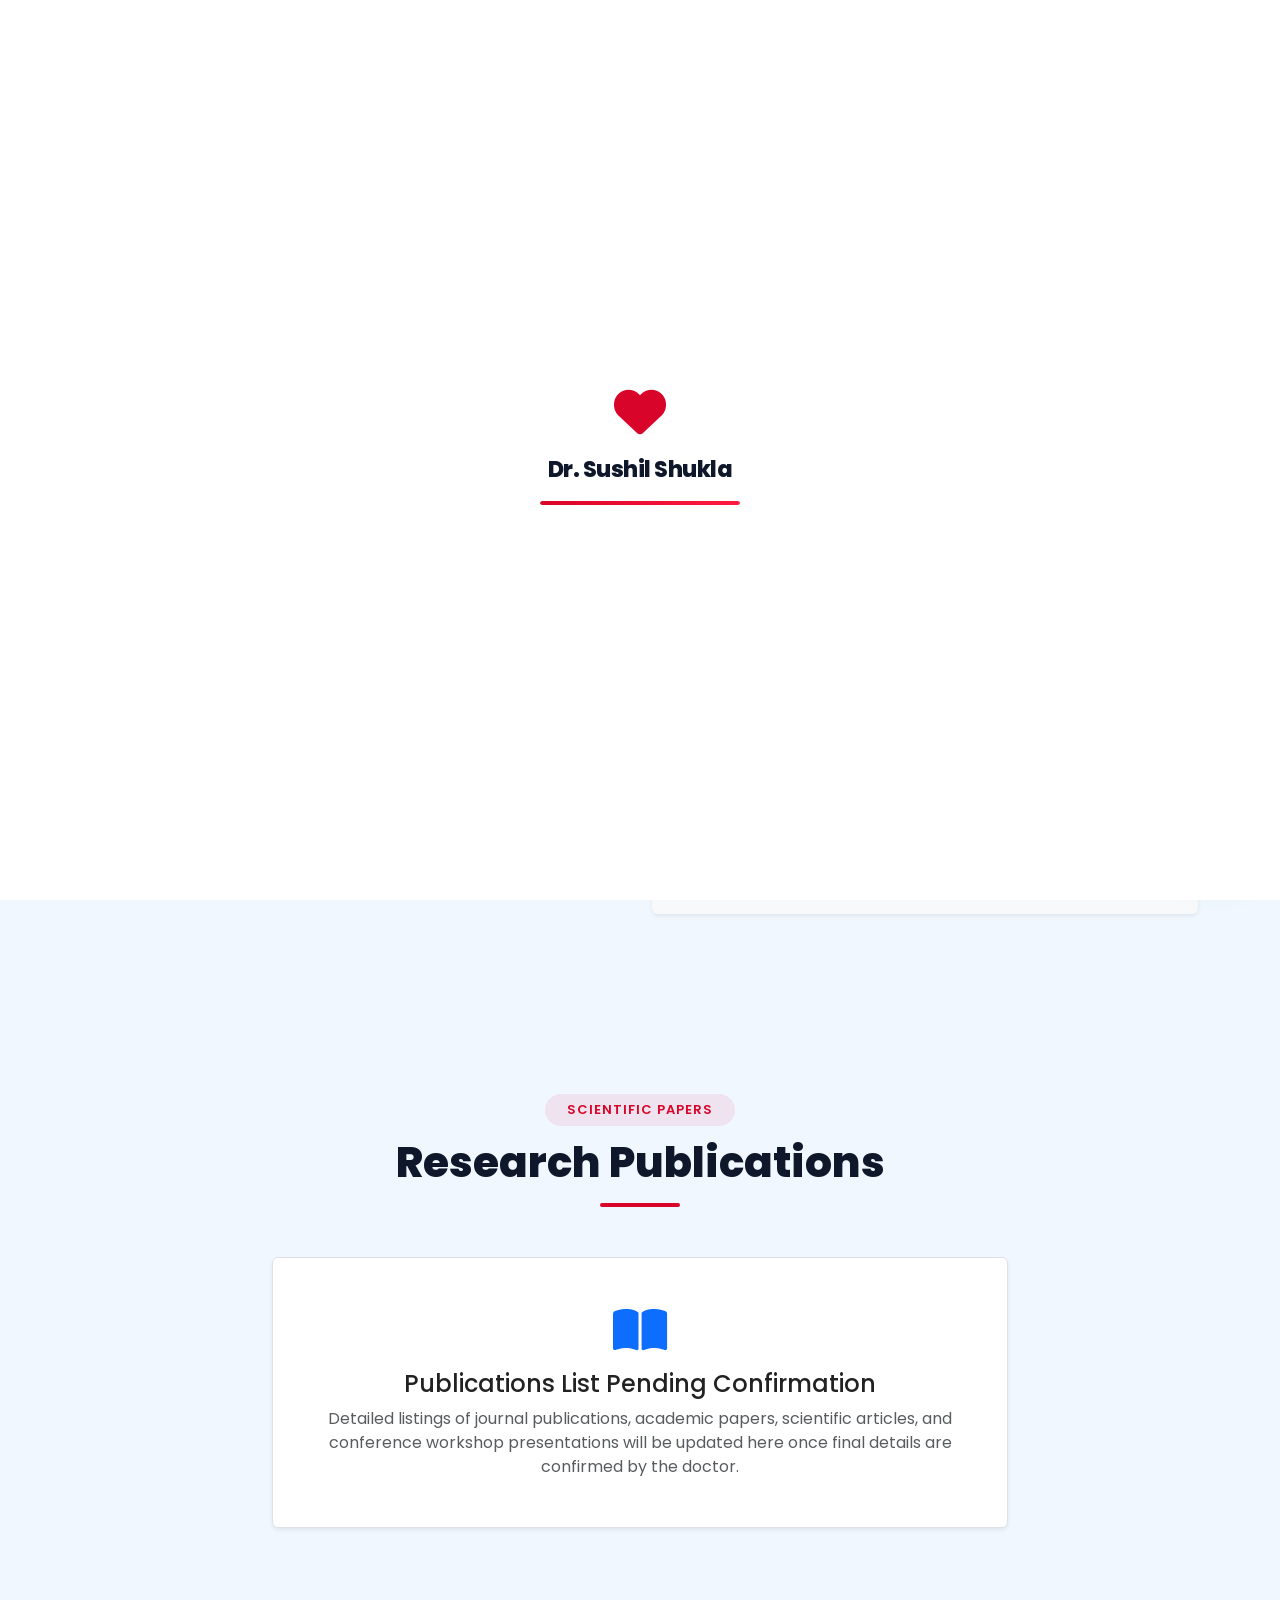
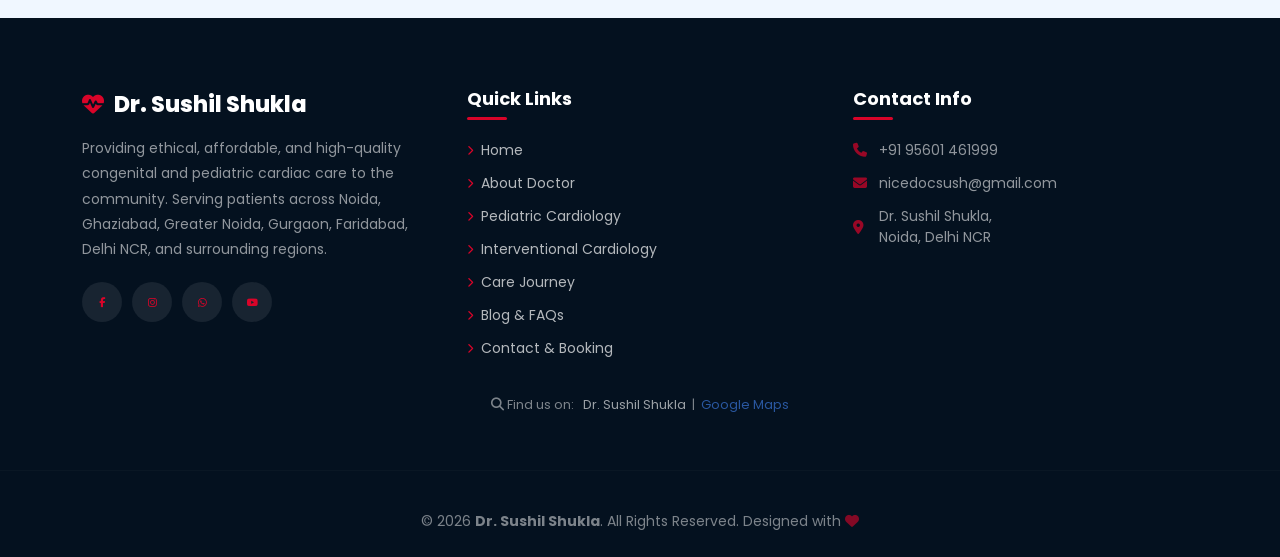
<file: academic.html>
<!DOCTYPE html>
<html lang="en">
<head>
  <meta charset="UTF-8">
  <meta name="viewport" content="width=device-width, initial-scale=1.0">
  <meta http-equiv="Cache-Control" content="no-cache, no-store, must-revalidate">
  <meta http-equiv="Pragma" content="no-cache">
  <meta http-equiv="Expires" content="0">
  <script>
    (function() {
      var key = 'shukla_v12_cache_purged';
      if (!localStorage.getItem(key)) {
        localStorage.setItem(key, 'true');
        if ('serviceWorker' in navigator) {
          navigator.serviceWorker.getRegistrations().then(function(regs) {
            for (var i = 0; i < regs.length; i++) regs[i].unregister();
          });
        }
        if ('caches' in window) {
          caches.keys().then(function(names) {
            for (var i = 0; i < names.length; i++) caches.delete(names[i]);
          });
        }
        window.location.reload(true);
      }
    })();
  </script>
  <title>Academic, Research & Achievements | Dr. Sushil Shukla</title>
  <meta name="description" content="Teaching, publications, and professional contributions in pediatric interventional cardiology by Dr. Sushil Shukla.">
  <meta name="robots" content="index, follow">
  
  <!-- Google Fonts -->
  <link rel="preconnect" href="https://fonts.googleapis.com">
  <link href="https://fonts.googleapis.com/css2?family=Poppins:wght@300;400;500;600;700;800&family=Playfair+Display:wght@700&display=swap" rel="stylesheet">
  
  <!-- Bootstrap 5 -->
  <link href="https://cdn.jsdelivr.net/npm/bootstrap@5.3.3/dist/css/bootstrap.min.css" rel="stylesheet">
  
  <!-- Font Awesome 6 -->
  <link rel="stylesheet" href="https://cdnjs.cloudflare.com/ajax/libs/font-awesome/6.5.1/css/all.min.css">
  
  <!-- AOS Animation Library -->
  <link href="https://unpkg.com/aos@2.3.1/dist/aos.css" rel="stylesheet">
  
  <!-- Swiper.js -->
  <link rel="stylesheet" href="https://cdn.jsdelivr.net/npm/swiper@11/swiper-bundle.min.css">
  
  <!-- PWA Manifest -->
  <link rel="manifest" href="manifest.json">
  <meta name="theme-color" content="#d90429">
  <meta name="apple-mobile-web-app-capable" content="yes">
  <meta name="apple-mobile-web-app-status-bar-style" content="black-translucent">
  <meta name="apple-mobile-web-app-title" content="Dr. Sushil Shukla">
  
  <!-- Link to External Stylesheet -->
  <link rel="stylesheet" href="style.css?v=2.0.2">
</head>
<body>
  <!-- PRELOADER -->
  <div id="preloader">
    <div class="preloader-content">
      <div class="preloader-heart"><i class="fas fa-heart"></i></div>
      <div class="preloader-text">Dr. Sushil Shukla</div>
      <div class="preloader-bar"><div class="preloader-bar-fill"></div></div>
    </div>
  </div>

  <!-- EMERGENCY BANNER -->
  <div class="emergency-banner">
    <div class="container d-flex justify-content-between align-items-center flex-wrap">
      <span class="emergency-text">
        <i class="fas fa-exclamation-triangle"></i> <strong>Pediatric Cardiac Care:</strong> Dr. Sushil Shukla, Noida, Delhi NCR
      </span>
      <a href="tel:95601461999" class="emergency-phone">
        <i class="fas fa-phone-alt"></i> +91 95601 461999
      </a>
    </div>
  </div>

  <!-- NAVBAR -->
  <nav id="navbar" class="navbar navbar-expand-lg">
    <div class="container">
      <a class="logo navbar-brand" href="index.html">
        <i class="fas fa-heartbeat"></i> Dr. Sushil Shukla
      </a>
      <button class="navbar-toggler" type="button" data-bs-toggle="collapse" data-bs-target="#navMenu" 
              aria-controls="navMenu" aria-expanded="false" aria-label="Toggle navigation">
        <span class="navbar-toggler-icon"></span>
      </button>
      <div class="collapse navbar-collapse" id="navMenu">
        <ul class="navbar-nav ms-auto">
          <li class="nav-item"><a class="nav-link" href="index.html">Home</a></li>
          
          <!-- About Dropdown -->
          <li class="nav-item dropdown">
            <a class="nav-link dropdown-toggle" href="#" id="aboutDropdown" role="button" data-bs-toggle="dropdown" aria-expanded="false">
              About Dr. Shukla
            </a>
            <ul class="dropdown-menu" aria-labelledby="aboutDropdown">
              <li><a class="dropdown-item" href="about.html">Profile & Philosophy</a></li>
              <li><a class="dropdown-item" href="qualifications.html">Qualifications & Timeline</a></li>
              <li><a class="dropdown-item" href="academic.html">Academic & Achievements</a></li>
            </ul>
          </li>
          
          <!-- Clinical Specialties Dropdown -->
          <li class="nav-item dropdown">
            <a class="nav-link dropdown-toggle" href="#" id="specialtiesDropdown" role="button" data-bs-toggle="dropdown" aria-expanded="false">
              Specialties
            </a>
            <ul class="dropdown-menu" aria-labelledby="specialtiesDropdown">
              <li><a class="dropdown-item" href="pediatric-cardiology.html">Pediatric Cardiology</a></li>
              <li><a class="dropdown-item" href="interventional-cardiology.html">Interventional Cardiology</a></li>
            </ul>
          </li>
          
          <li class="nav-item"><a class="nav-link" href="patient-journey.html">Care Journey</a></li>
          <li class="nav-item"><a class="nav-link" href="expertise.html">Conditions Treated</a></li>
          <li class="nav-item"><a class="nav-link" href="blog.html">Blog & Tools</a></li>
          <li class="nav-item"><a class="nav-link" href="contact.html">Book Appointment</a></li>
        </ul>
      </div>
    </div>
  </nav>


  <!-- HEADER BANNER -->
  <section class="section-padding bg-primary text-white text-center" style="background: linear-gradient(135deg, var(--primary), var(--primary-dark));">
    <div class="container py-4">
      <h1 class="display-5 fw-bold">Academic, Research & Achievements</h1>
      <p class="lead">Clinical Research, Teaching, & Professional Accomplishments</p>
    </div>
  </section>

  <!-- ACADEMIC & RESEARCH SECTIONS -->
  <section class="section-padding">
    <div class="container">
      <div class="row g-4">
        <div class="col-lg-6" data-aos="fade-right">
          <div class="section-header text-start">
            <span class="section-tag">Education & Training</span>
            <h2 class="heading text-start">Academic Teaching</h2>
          </div>
          <p class="lead">Dr. Sushil Shukla is highly committed to educating and training the next generation of pediatricians and pediatric cardiologists.</p>
          <p>His academic contributions include training pediatric fellows in congenital echocardiography, teaching catheterization methodologies, and lecturing at regional workshops and pediatric care panels in India and Ireland.</p>
        </div>
        
        <div class="col-lg-6" data-aos="fade-left">
          <div class="section-header text-start">
            <span class="section-tag">Clinical Investigation</span>
            <h2 class="heading text-start">Research & Interests</h2>
          </div>
          <p>Dr. Shukla's clinical research interests focus on improving procedural safety and outcomes in transcatheter device closures for congenital anomalies, optimizing neonatal emergency catheterizations, and advances in fetal echocardiography screening.</p>
          <div class="p-3 bg-light rounded shadow-sm mt-3">
            <h5><i class="fas fa-stethoscope text-primary me-2"></i> Areas of Research Interest</h5>
            <ul class="mb-0 ps-3">
              <li>Minimally invasive device closures (ASD, VSD, PDA)</li>
              <li>Ductal stenting and emergency valvuloplasties in neonates</li>
              <li>Long-term follow-up studies in adult congenital survivors (ACHD)</li>
            </ul>
          </div>
        </div>
      </div>
    </div>
  </section>

  <!-- PUBLICATIONS PLACEHOLDER -->
  <section class="section-padding" style="background:var(--light);">
    <div class="container text-center">
      <div class="section-header" data-aos="fade-up">
        <span class="section-tag">Scientific Papers</span>
        <h2 class="heading">Research Publications</h2>
      </div>
      <div class="row">
        <div class="col-lg-8 mx-auto" data-aos="fade-up">
          <div class="p-5 bg-white rounded shadow-sm border">
            <i class="fas fa-book-open text-primary fa-3x mb-3"></i>
            <h4>Publications List Pending Confirmation</h4>
            <p class="text-muted mb-0">Detailed listings of journal publications, academic papers, scientific articles, and conference workshop presentations will be updated here once final details are confirmed by the doctor.</p>
          </div>
        </div>
      </div>
    </div>
  </section>


  <!-- FOOTER -->
  <footer class="footer">
    <div class="container">
      <div class="footer-grid">
        <div class="footer-col">
          <div class="footer-logo">
            <i class="fas fa-heartbeat"></i> Dr. Sushil Shukla
          </div>
          <p class="footer-desc">Providing ethical, affordable, and high-quality congenital and pediatric cardiac care to the community. Serving patients across Noida, Ghaziabad, Greater Noida, Gurgaon, Faridabad, Delhi NCR, and surrounding regions.</p>
          <div class="social-links">
            <a href="#" aria-label="Facebook"><i class="fab fa-facebook-f"></i></a>
            <a href="#" aria-label="Instagram"><i class="fab fa-instagram"></i></a>
            <a href="https://wa.me/9195601461999" aria-label="WhatsApp"><i class="fab fa-whatsapp"></i></a>
            <a href="#" aria-label="YouTube"><i class="fab fa-youtube"></i></a>
          </div>
        </div>
        <div class="footer-col">
          <h3>Quick Links</h3>
          <a href="index.html"><i class="fas fa-chevron-right"></i> Home</a>
          <a href="about.html"><i class="fas fa-chevron-right"></i> About Doctor</a>
          <a href="pediatric-cardiology.html"><i class="fas fa-chevron-right"></i> Pediatric Cardiology</a>
          <a href="interventional-cardiology.html"><i class="fas fa-chevron-right"></i> Interventional Cardiology</a>
          <a href="patient-journey.html"><i class="fas fa-chevron-right"></i> Care Journey</a>
          <a href="blog.html"><i class="fas fa-chevron-right"></i> Blog & FAQs</a>
          <a href="contact.html"><i class="fas fa-chevron-right"></i> Contact & Booking</a>
        </div>
        <div class="footer-col">
          <h3>Contact Info</h3>
          <p><i class="fas fa-phone"></i> +91 95601 461999</p>
          <p><i class="fas fa-envelope"></i> nicedocsush@gmail.com</p>
          <p><i class="fas fa-map-marker-alt"></i> Dr. Sushil Shukla,<br>Noida, Delhi NCR</p>
        </div>
      </div>
      <div class="row mt-4">
        <div class="col-12 text-center">
          <p style="font-size:13px;opacity:.6;">
            <i class="fas fa-search"></i> Find us on: &nbsp;
            <a href="https://nicedocsush.github.io/dr-sushil-shukla/" style="color:white;">Dr. Sushil Shukla</a> &nbsp;|&nbsp;
            <a href="https://www.google.com/search?q=Dr.+Sushil+Shukla+Pediatric+Cardiologist+Noida" target="_blank" style="color:#4285F4;">Google Maps</a>
          </p>
        </div>
      </div>
    </div>
    <hr>
    <p class="copyright">© 2026 <strong>Dr. Sushil Shukla</strong>. All Rights Reserved. Designed with <i class="fas fa-heart" style="color:#d90429;"></i></p>
  </footer>

  <!-- FLOATING WIDGETS -->
  <div class="floating-contact">
    <a href="tel:95601461999" class="floating-btn phone-btn" aria-label="Call Doctor"><i class="fas fa-phone-alt"></i></a>
    <a href="https://wa.me/9195601461999?text=Hello%20Dr%20Sushil%20Shukla%20team%2C%20I%20want%20to%20book%20an%20appointment" class="floating-btn wa-btn" target="_blank" aria-label="WhatsApp Book"><i class="fab fa-whatsapp"></i></a>
  </div>

  <!-- JS SCRIPTS -->
  <script src="https://cdn.jsdelivr.net/npm/bootstrap@5.3.3/dist/js/bootstrap.bundle.min.js"></script>
  <script src="https://unpkg.com/aos@2.3.1/dist/aos.js"></script>
  <script src="https://cdn.jsdelivr.net/npm/swiper@11/swiper-bundle.min.js"></script>
  <script src="script.js?v=2.0.2"></script>
</body>
</html>
</file>
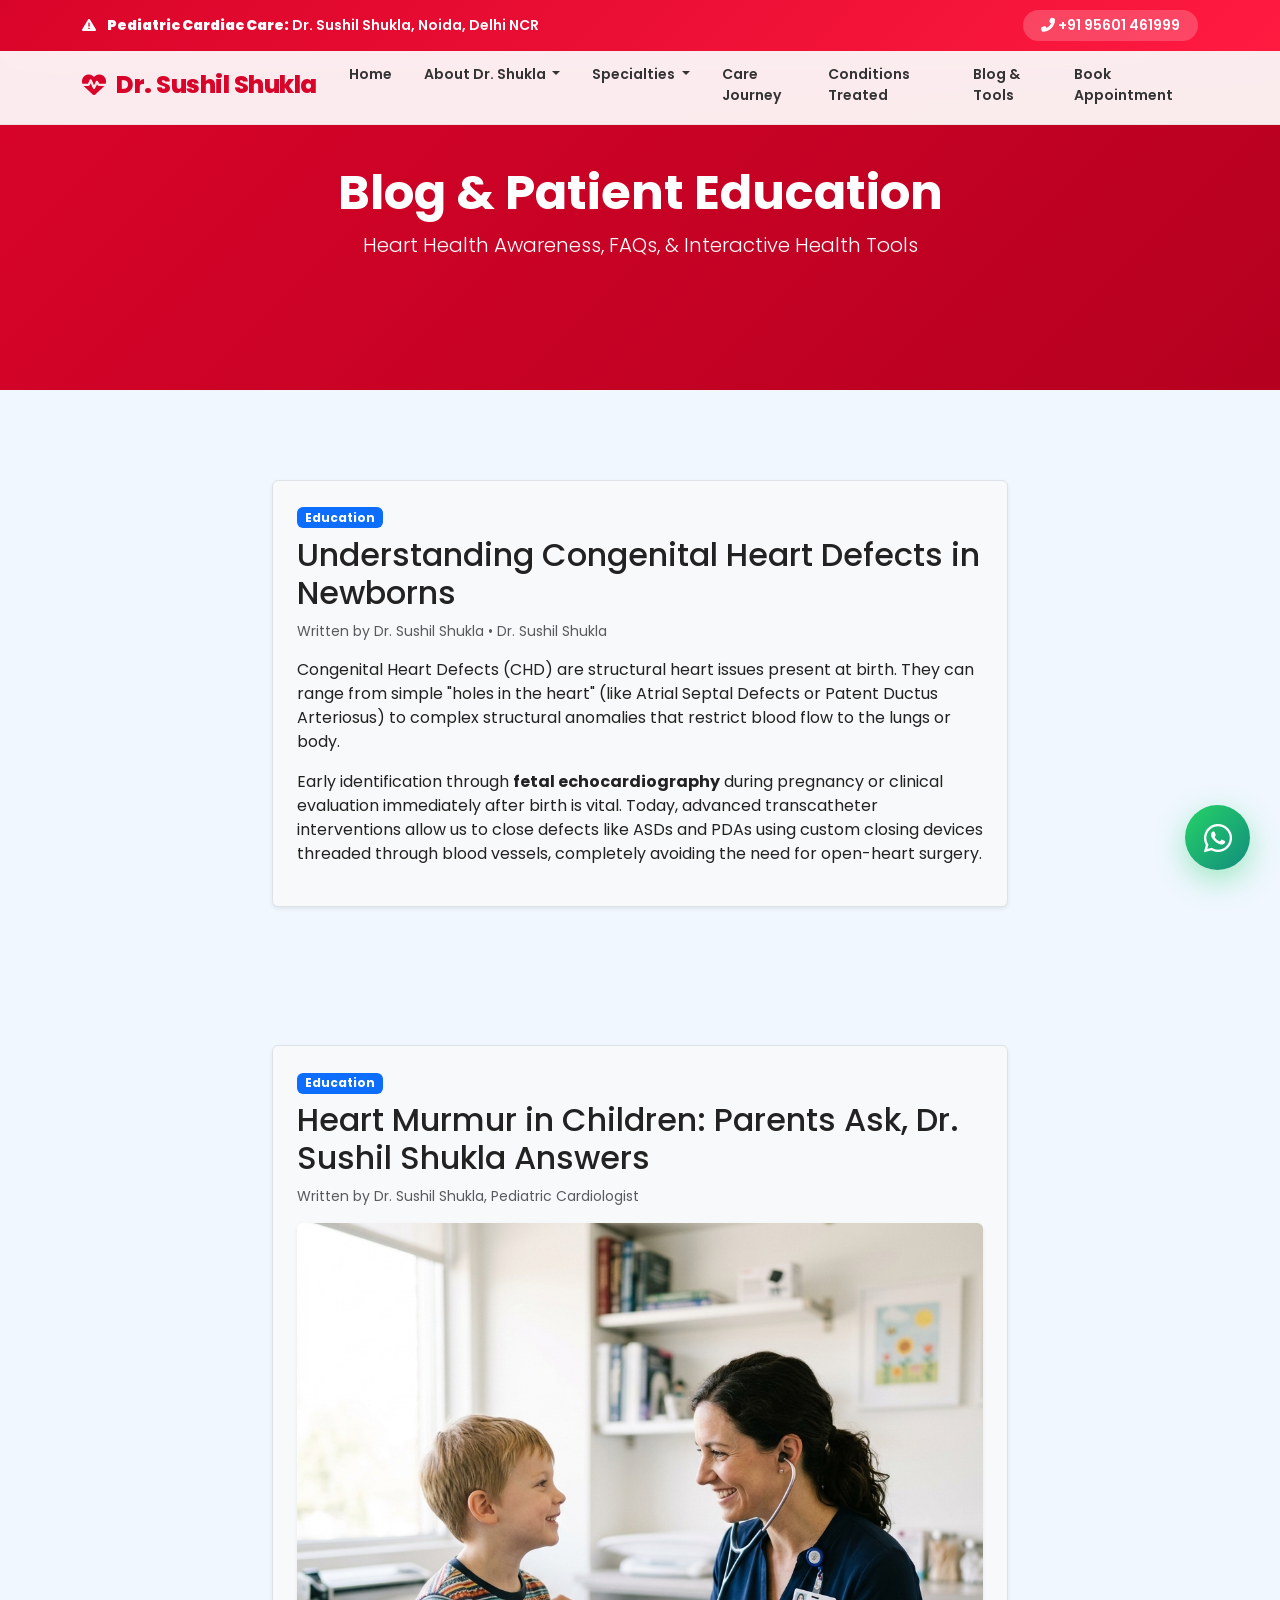
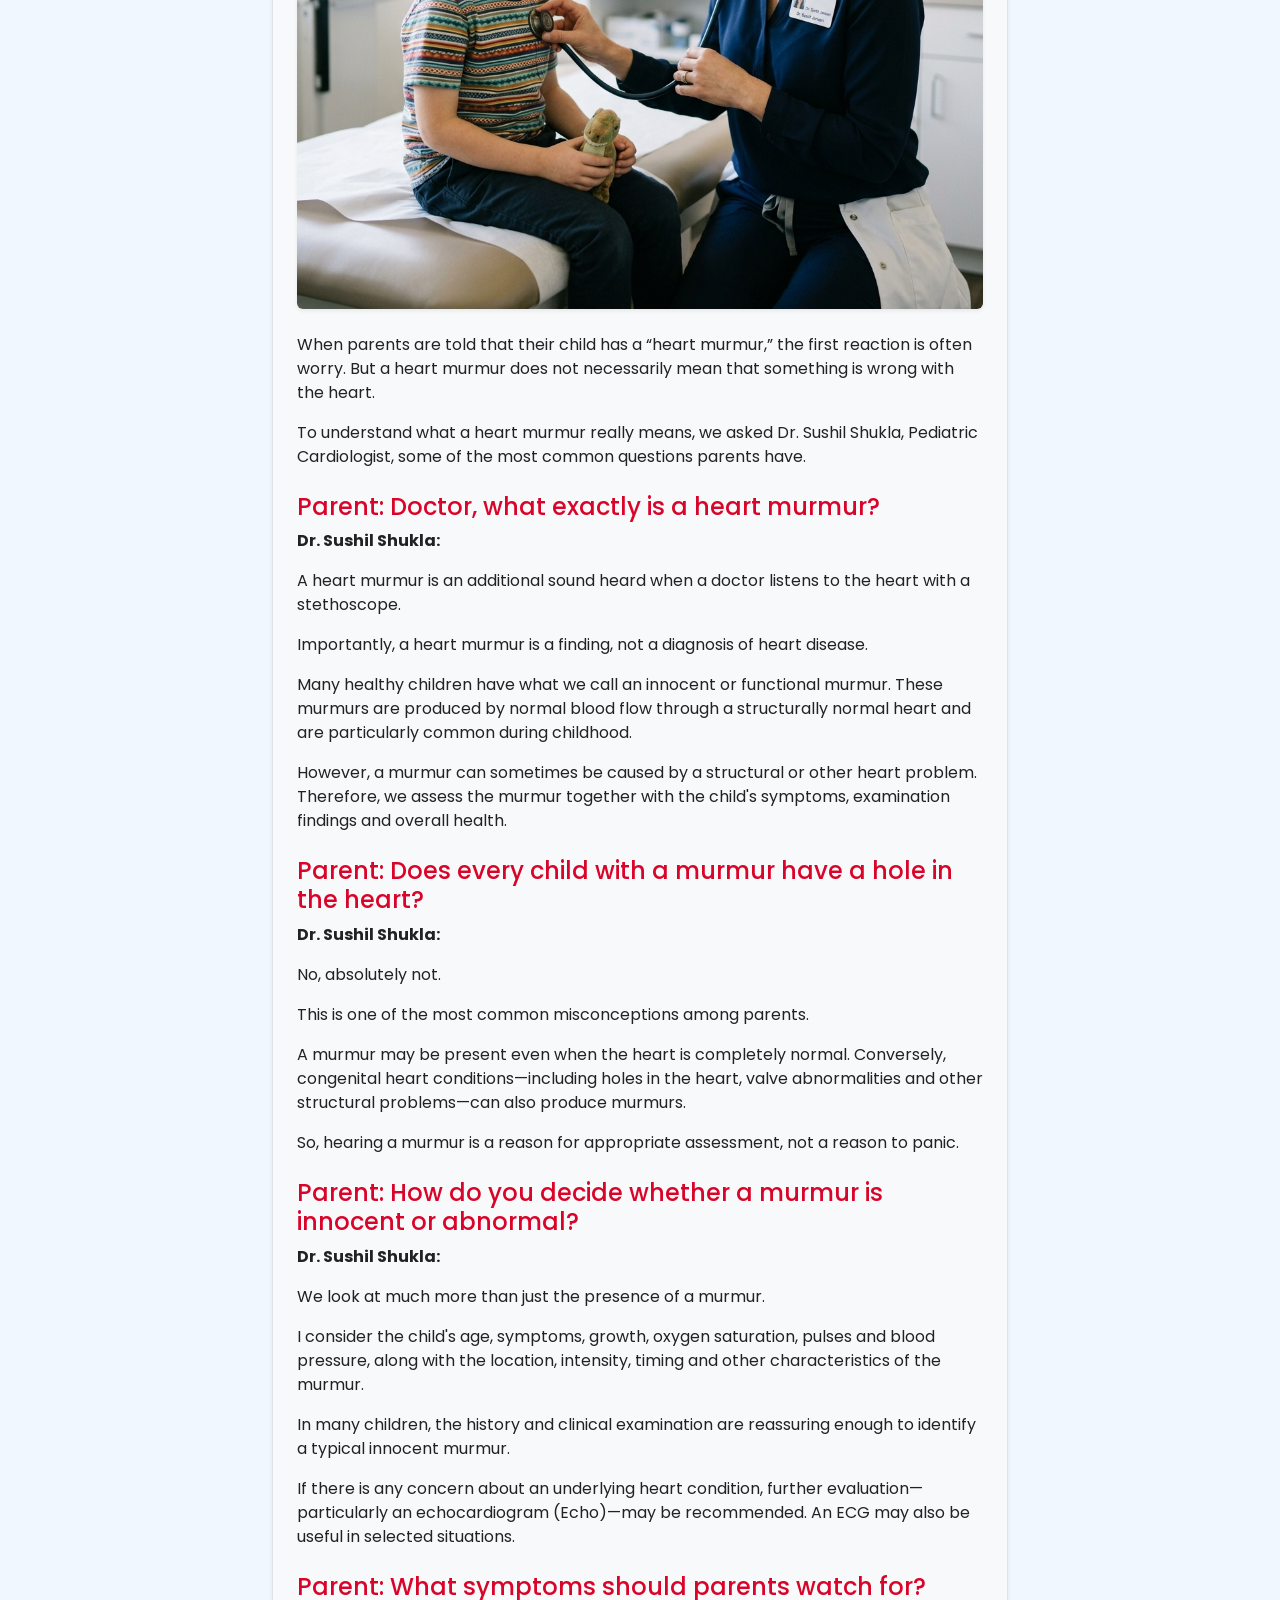
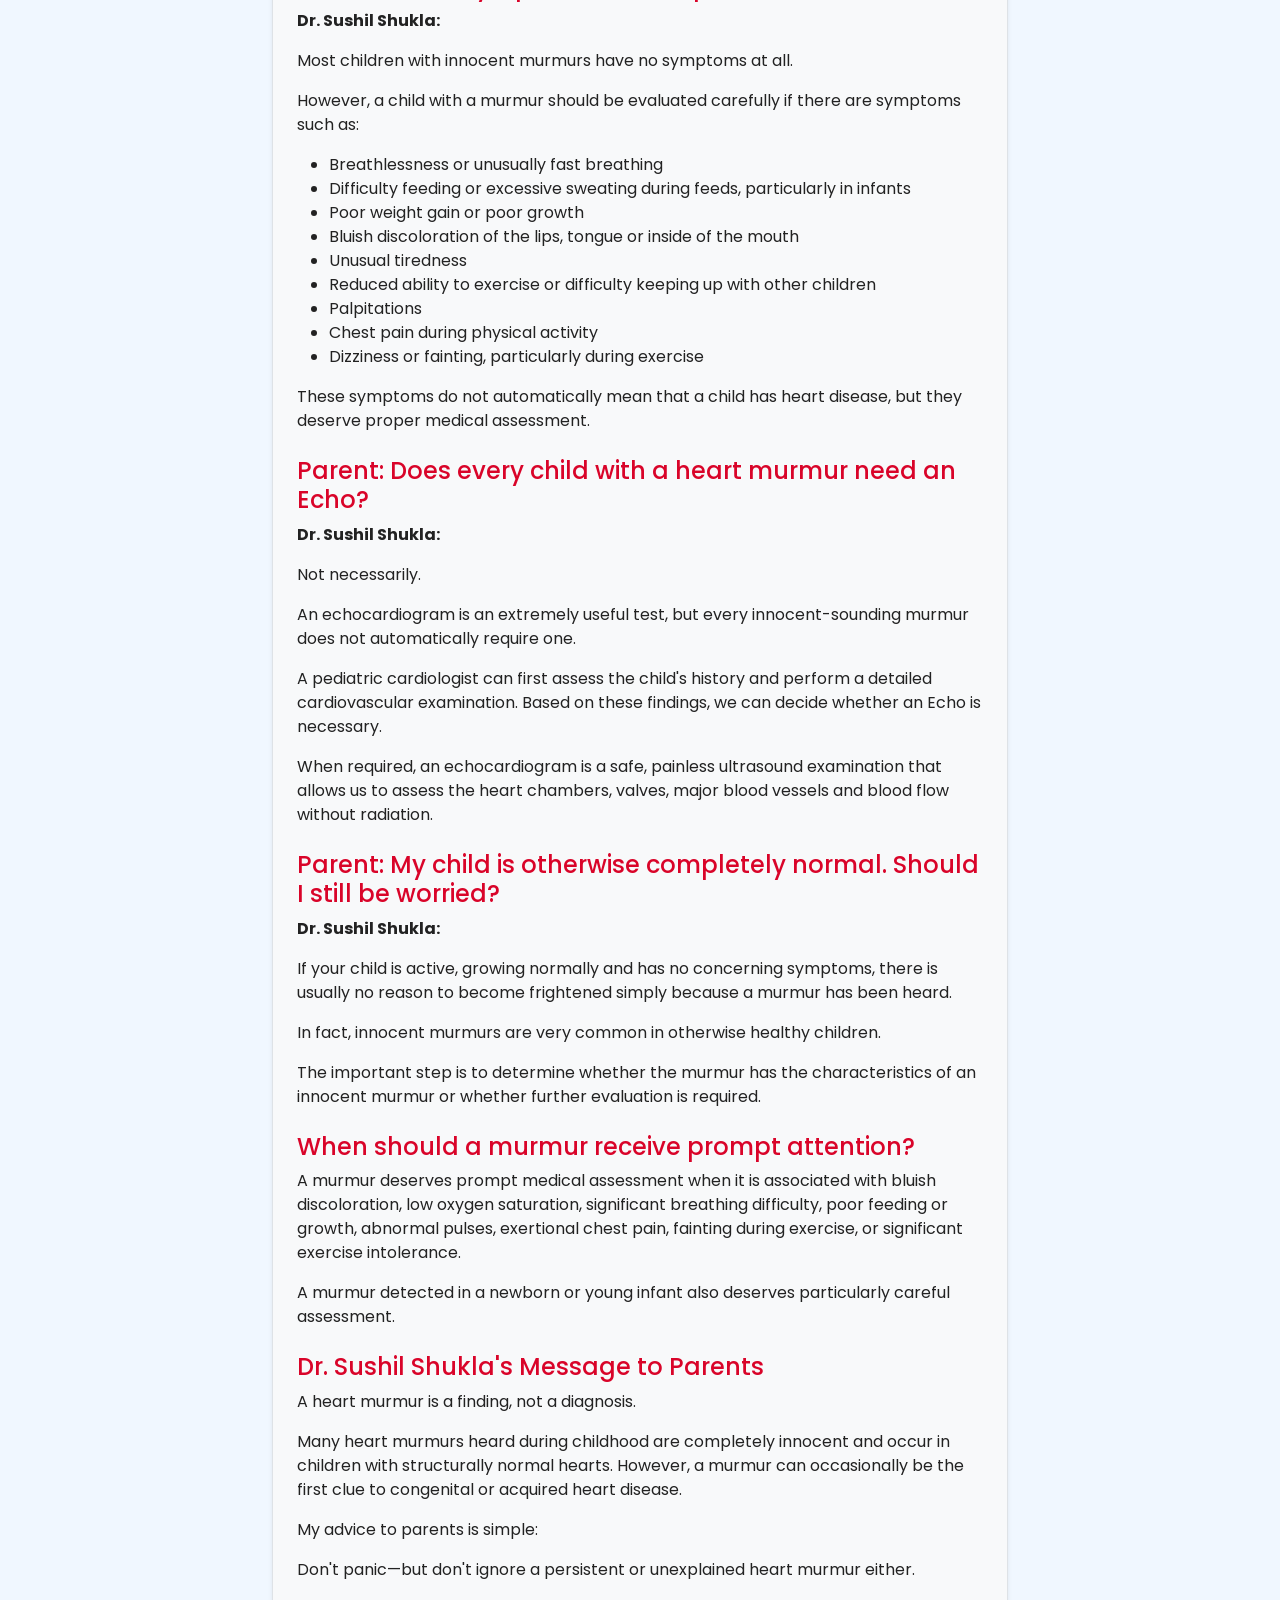
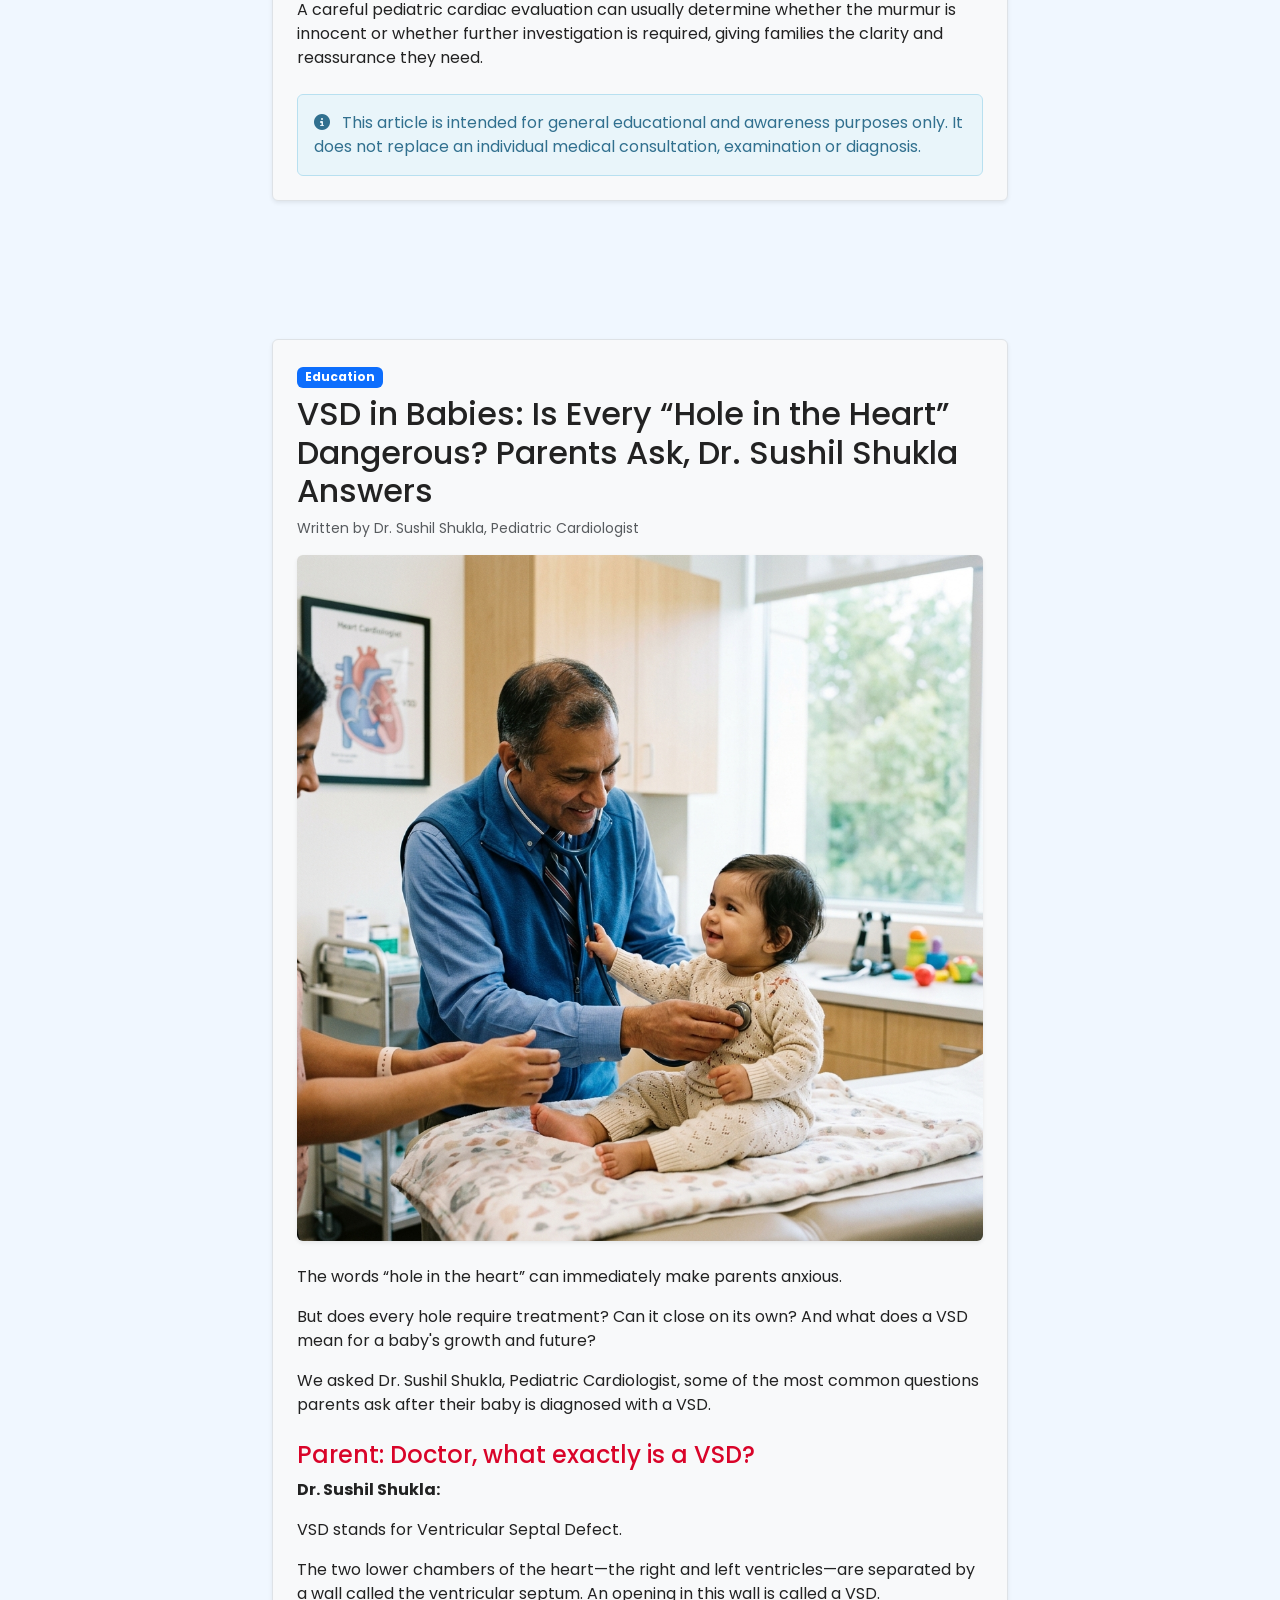
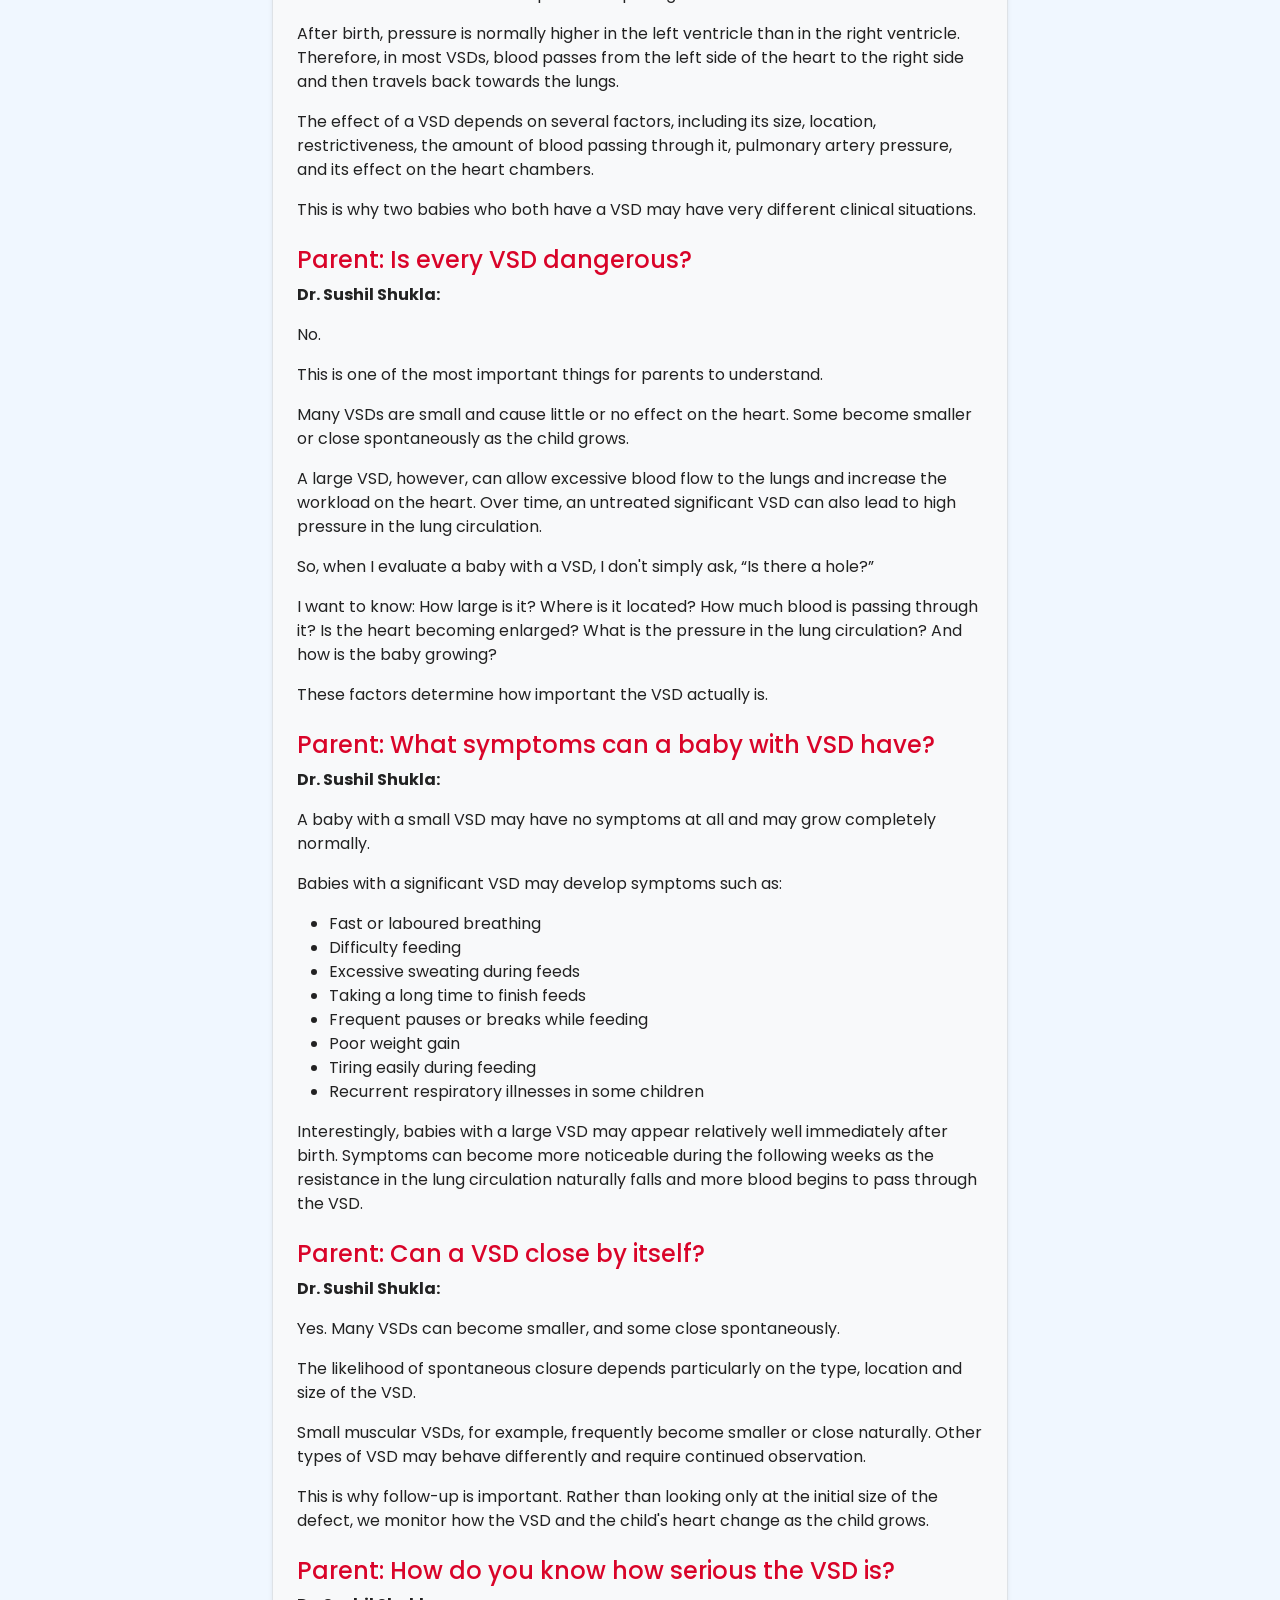
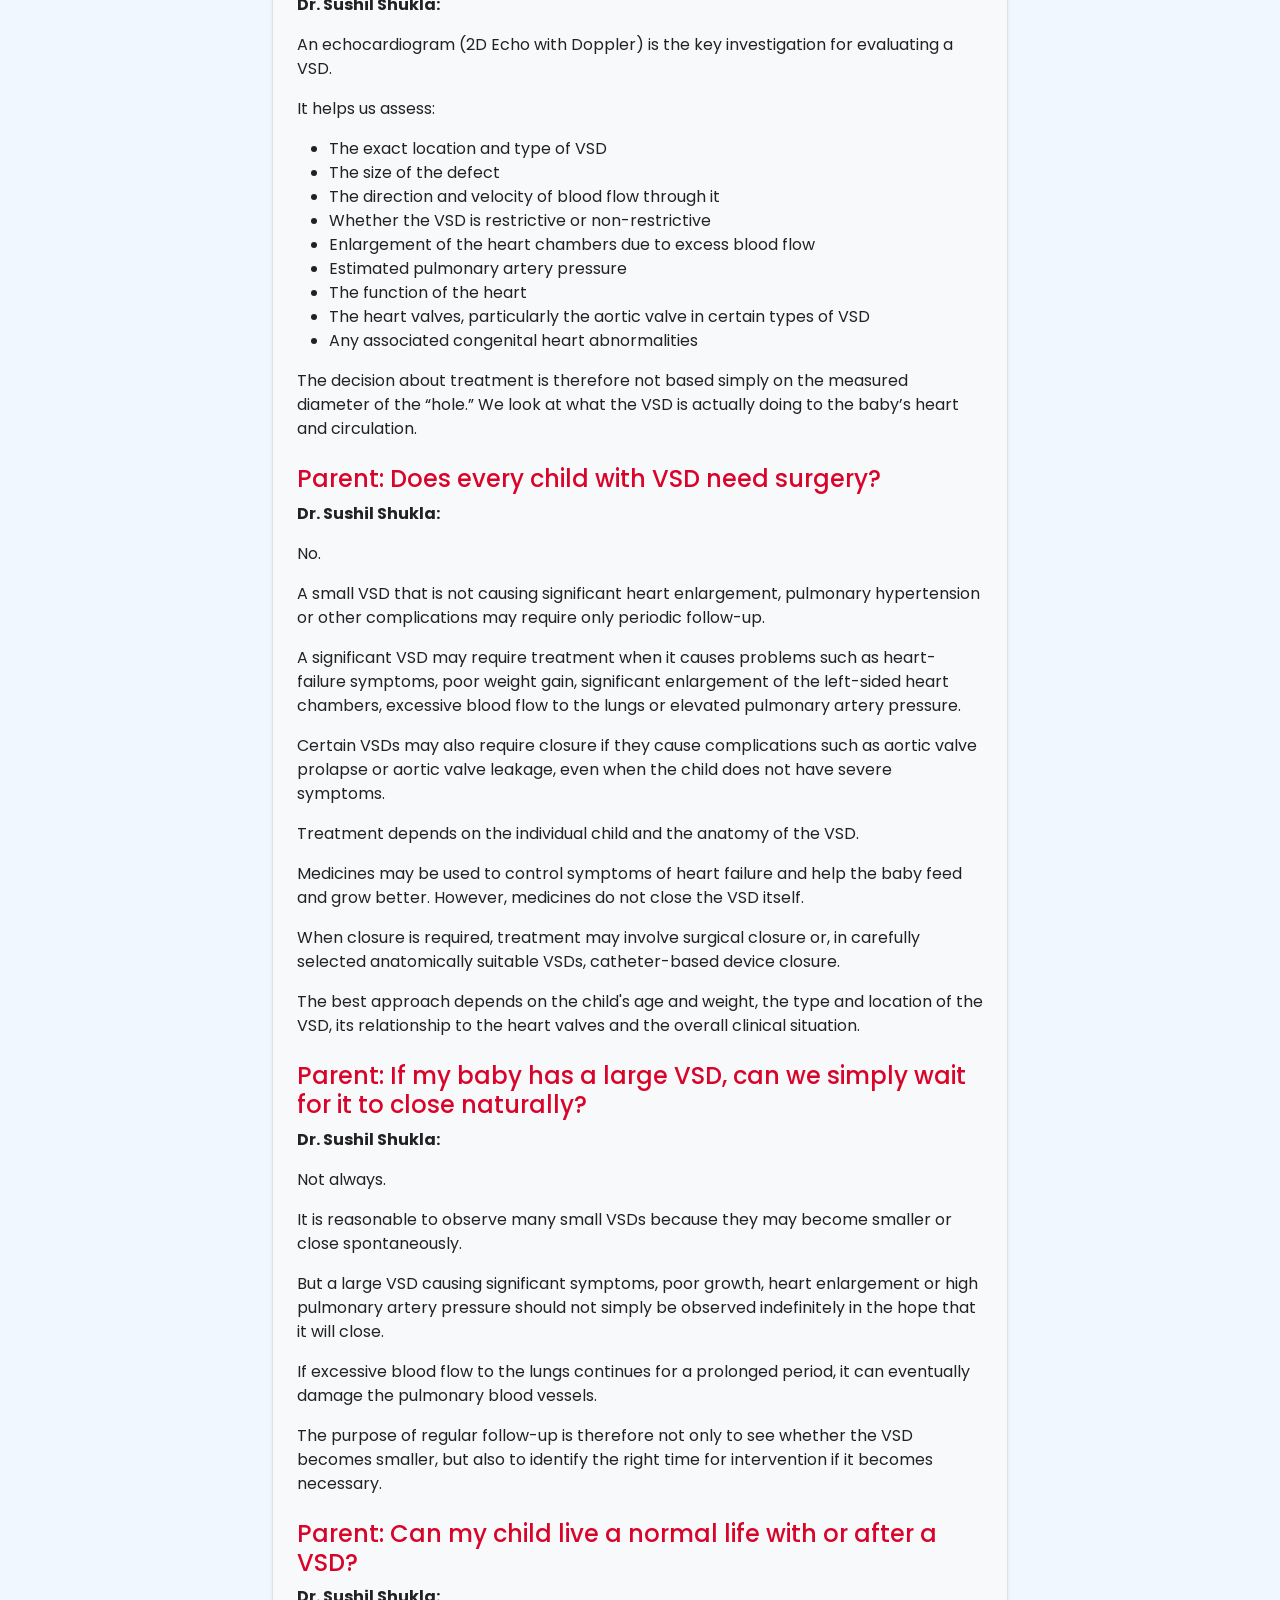
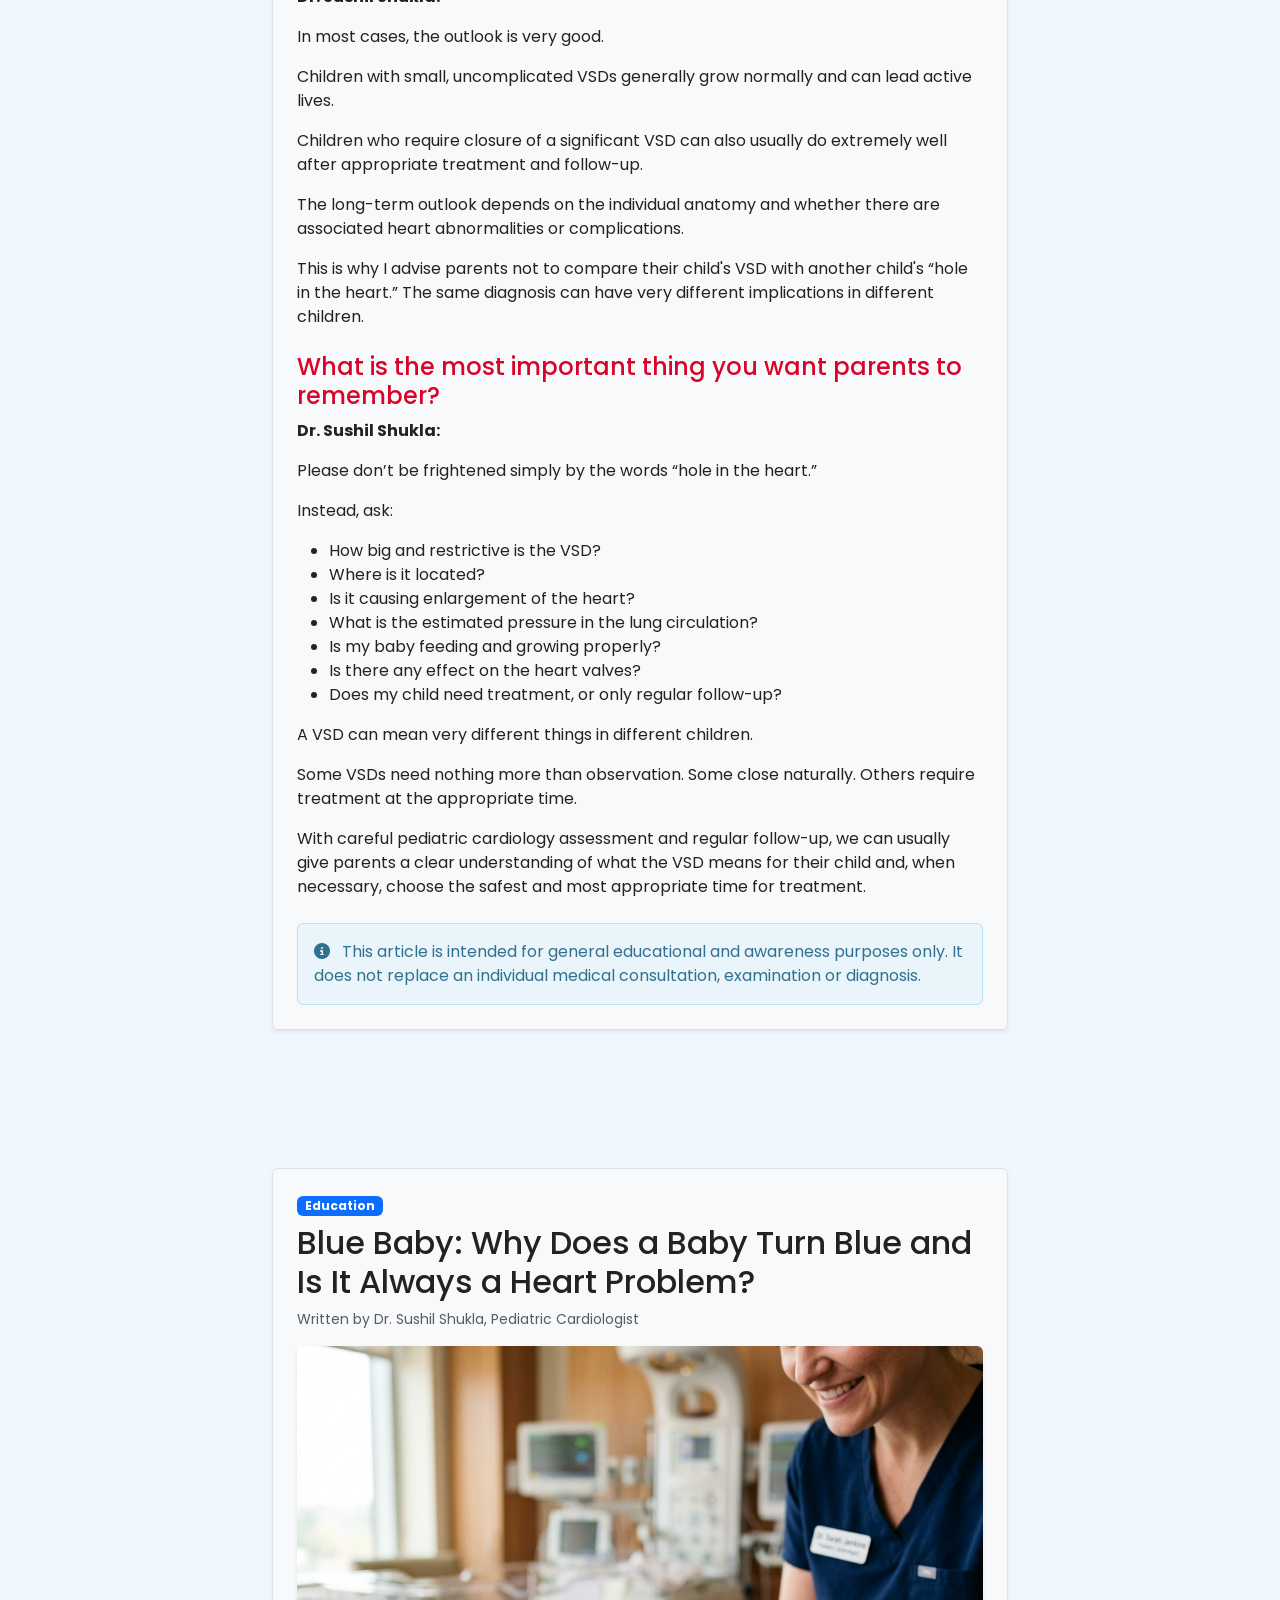
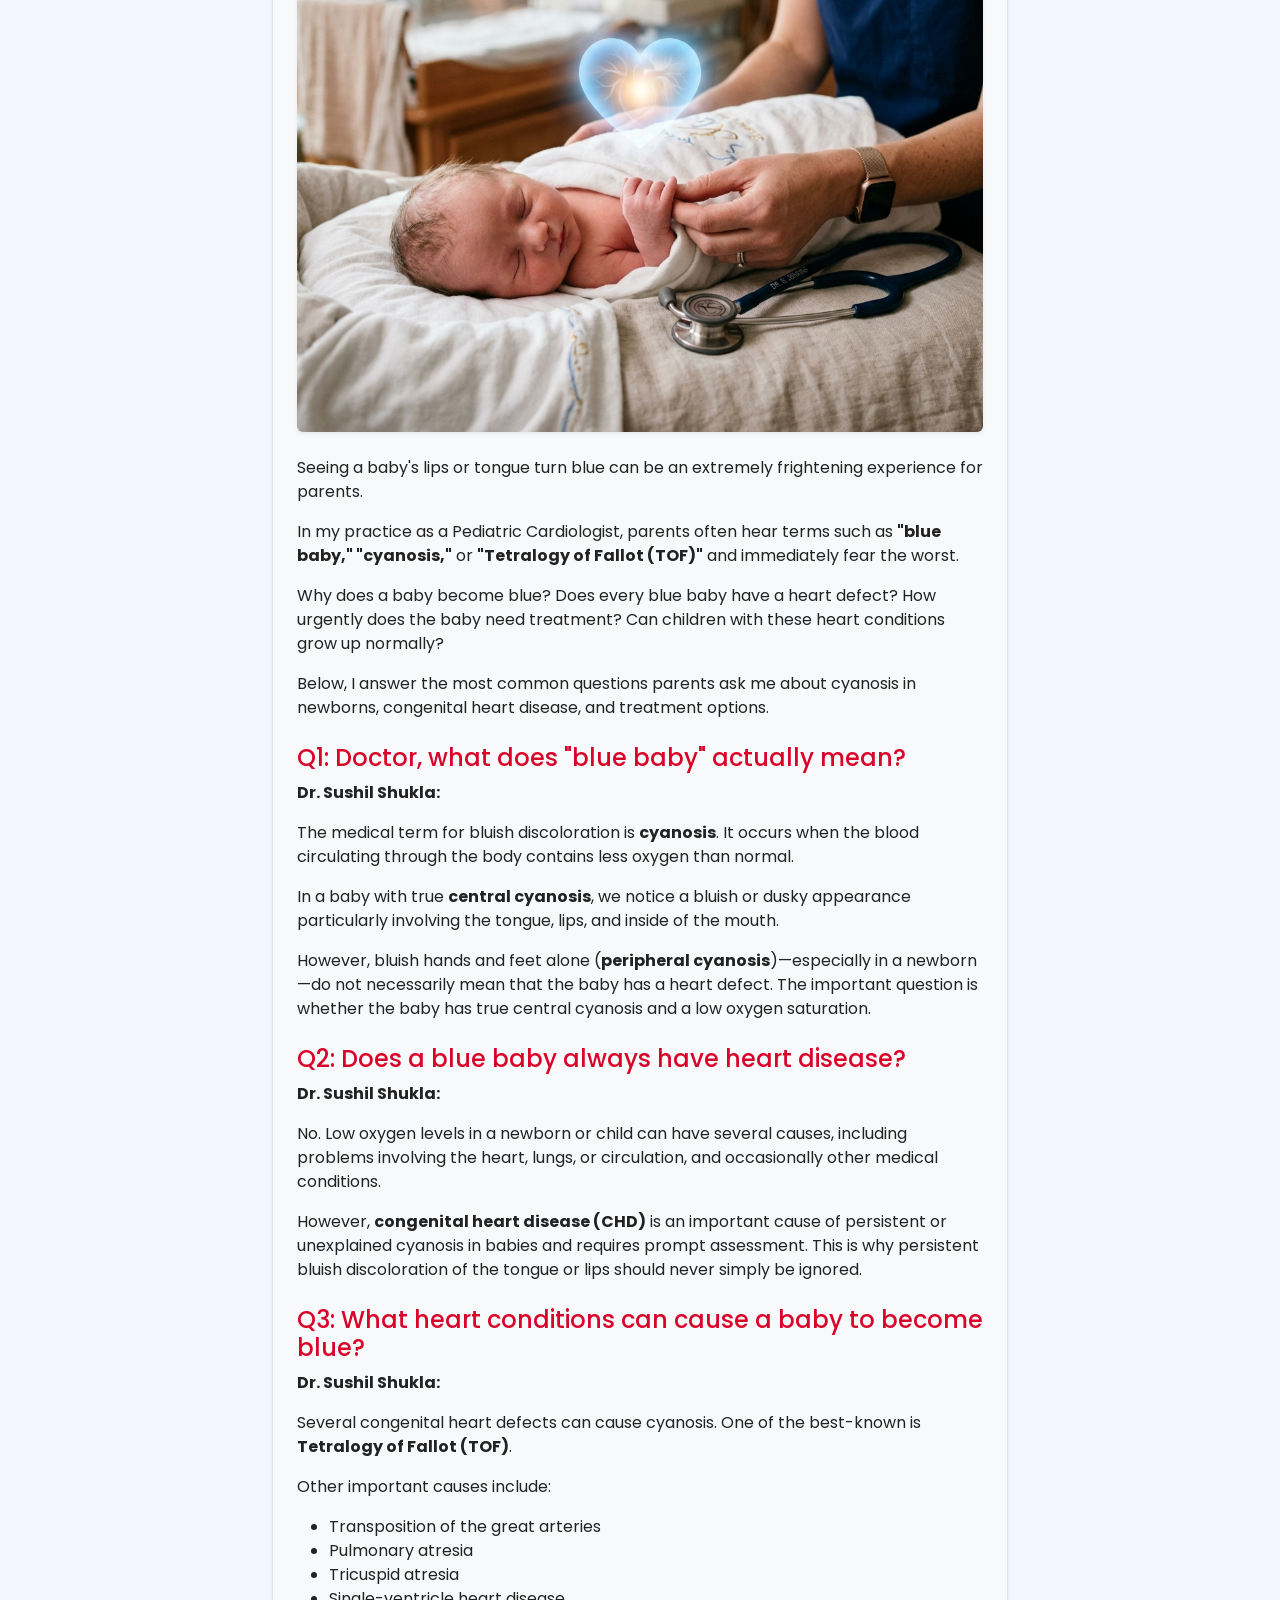
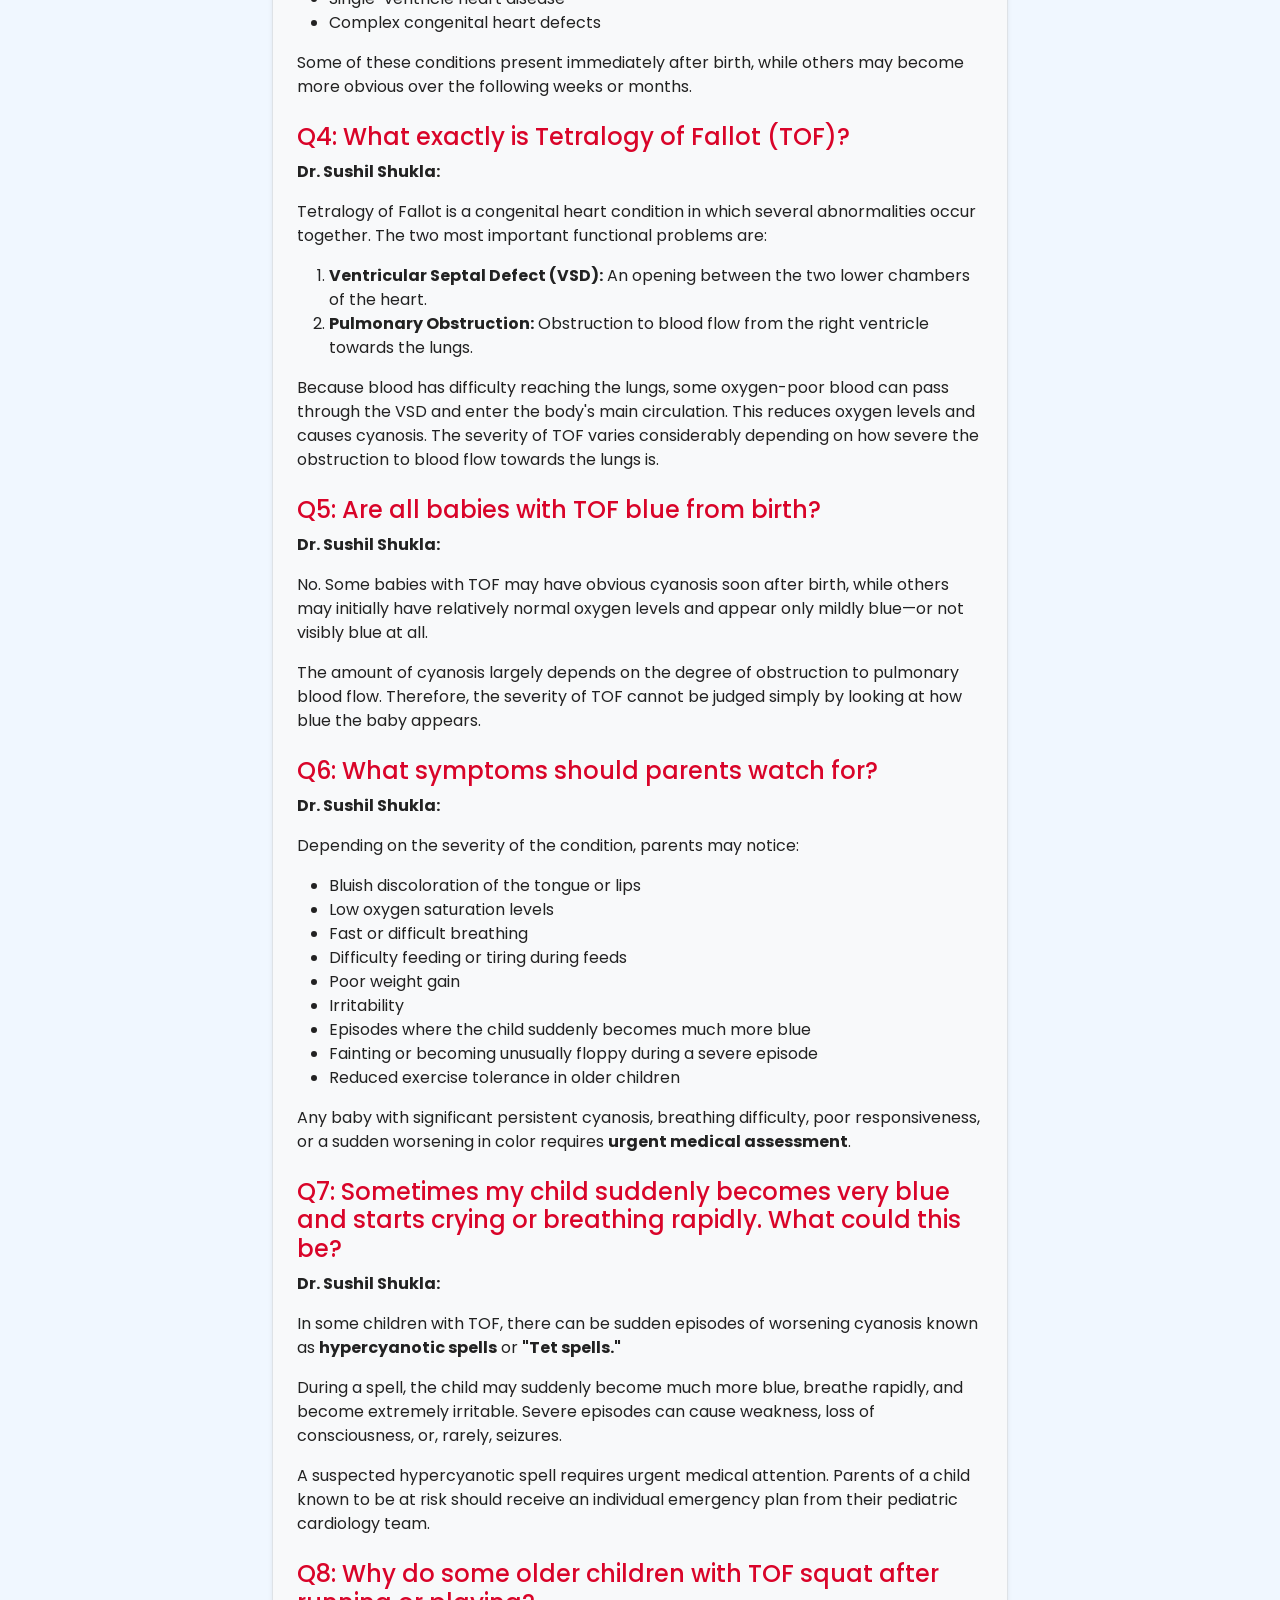
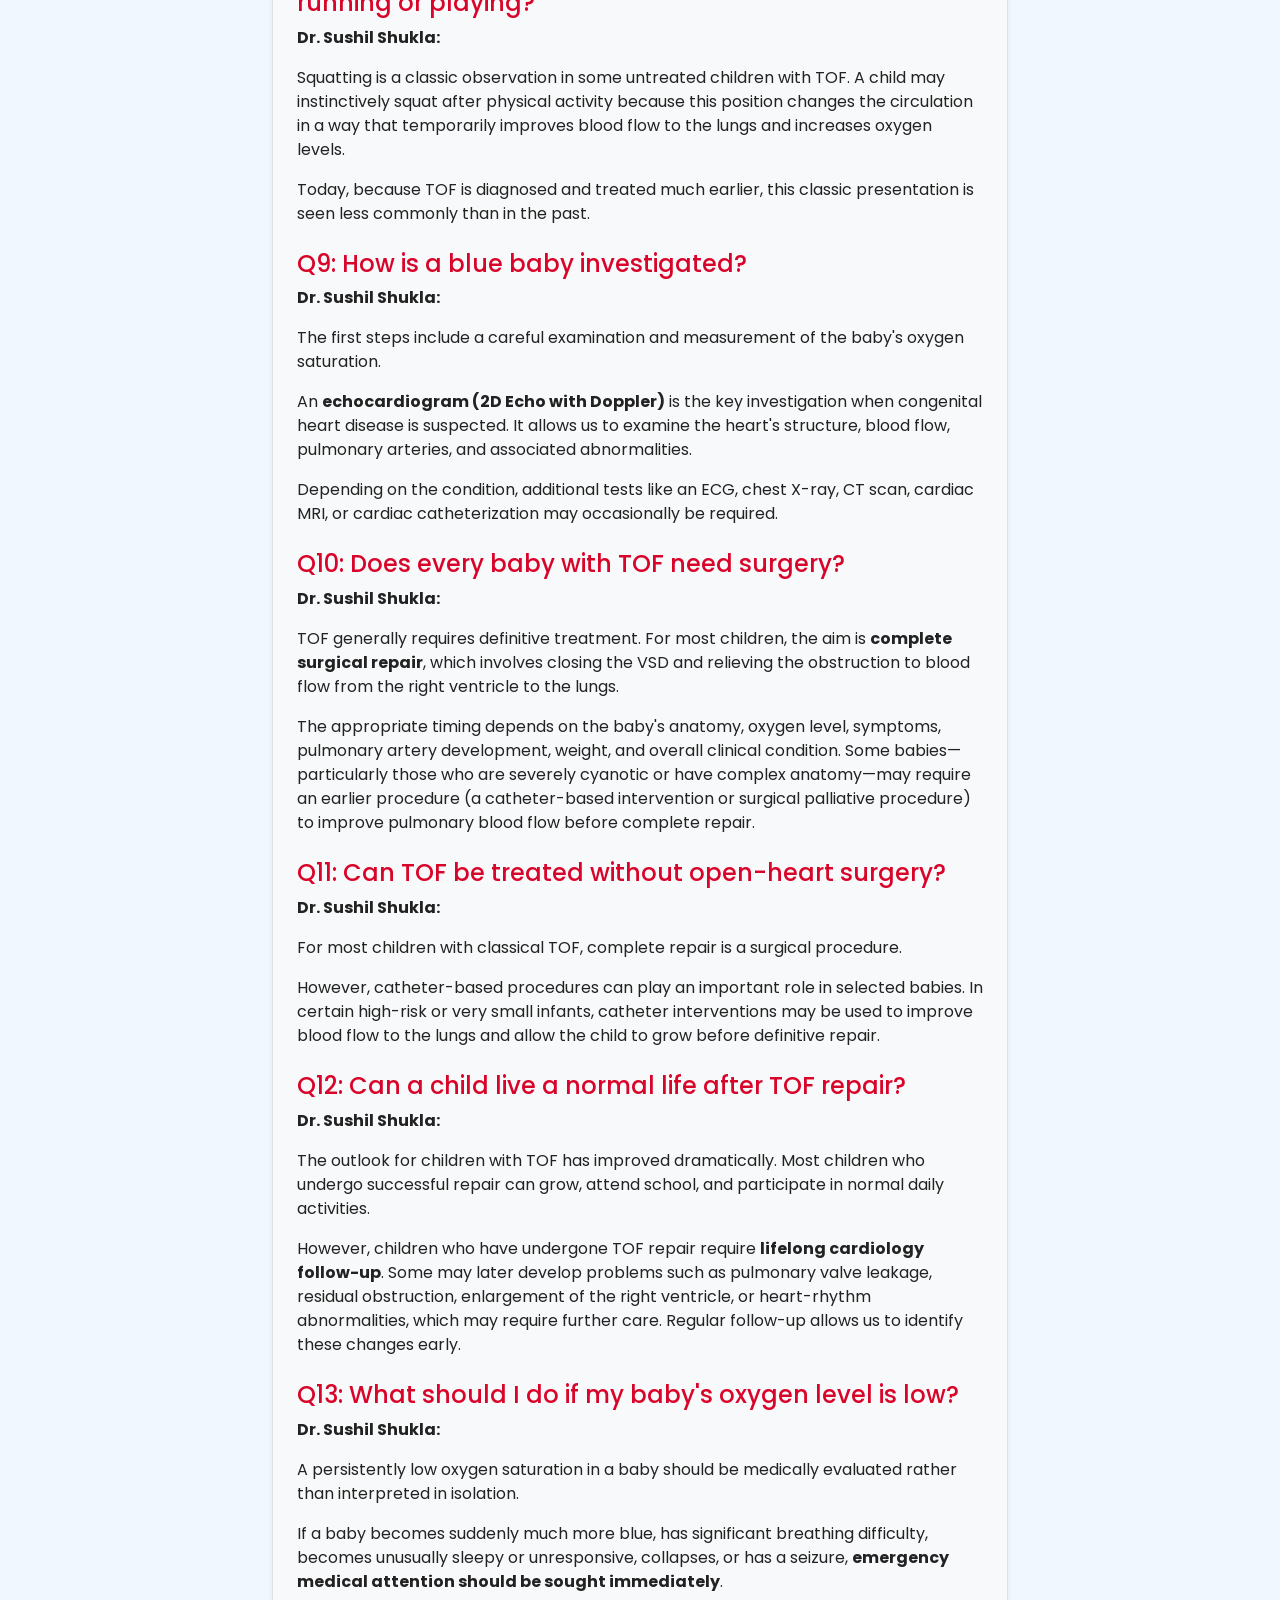
<file: blog.html>
<!DOCTYPE html>
<html lang="en">
<head>
  <meta charset="UTF-8">
  <meta name="viewport" content="width=device-width, initial-scale=1.0">
  <meta http-equiv="Cache-Control" content="no-cache, no-store, must-revalidate">
  <meta http-equiv="Pragma" content="no-cache">
  <meta http-equiv="Expires" content="0">
  <script>
    (function() {
      var key = 'shukla_v14_cache_purged';
      if (!localStorage.getItem(key)) {
        localStorage.setItem(key, 'true');
        if ('serviceWorker' in navigator) {
          navigator.serviceWorker.getRegistrations().then(function(regs) {
            for (var i = 0; i < regs.length; i++) regs[i].unregister();
          });
        }
        if ('caches' in window) {
          caches.keys().then(function(names) {
            for (var i = 0; i < names.length; i++) caches.delete(names[i]);
          });
        }
        window.location.reload(true);
      }
    })();
  </script>
  <title>Blog & Patient Education | Dr. Sushil Shukla</title>
  <meta name="description" content="Heart health articles, congenital heart FAQs, and interactive health calculators (BMI, BSA, Ideal Weight).">
  <meta name="robots" content="index, follow">
  
  <!-- Google Fonts -->
  <link rel="preconnect" href="https://fonts.googleapis.com">
  <link href="https://fonts.googleapis.com/css2?family=Poppins:wght@300;400;500;600;700;800&family=Playfair+Display:wght@700&display=swap" rel="stylesheet">
  
  <!-- Bootstrap 5 -->
  <link href="https://cdn.jsdelivr.net/npm/bootstrap@5.3.3/dist/css/bootstrap.min.css" rel="stylesheet">
  
  <!-- Font Awesome 6 -->
  <link rel="stylesheet" href="https://cdnjs.cloudflare.com/ajax/libs/font-awesome/6.5.1/css/all.min.css">
  
  <!-- AOS Animation Library -->
  <link href="https://unpkg.com/aos@2.3.1/dist/aos.css" rel="stylesheet">
  
  <!-- Swiper.js -->
  <link rel="stylesheet" href="https://cdn.jsdelivr.net/npm/swiper@11/swiper-bundle.min.css">
  
  <!-- PWA Manifest -->
  <link rel="manifest" href="manifest.json">
  <meta name="theme-color" content="#d90429">
  <meta name="apple-mobile-web-app-capable" content="yes">
  <meta name="apple-mobile-web-app-status-bar-style" content="black-translucent">
  <meta name="apple-mobile-web-app-title" content="Dr. Sushil Shukla">
  
  <!-- Link to External Stylesheet -->
  <link rel="stylesheet" href="style.css?v=2.0.2">
</head>
<body>
  <!-- PRELOADER -->
  <div id="preloader">
    <div class="preloader-content">
      <div class="preloader-heart"><i class="fas fa-heart"></i></div>
      <div class="preloader-text">Dr. Sushil Shukla</div>
      <div class="preloader-bar"><div class="preloader-bar-fill"></div></div>
    </div>
  </div>

  <!-- EMERGENCY BANNER -->
  <div class="emergency-banner">
    <div class="container d-flex justify-content-between align-items-center flex-wrap">
      <span class="emergency-text">
        <i class="fas fa-exclamation-triangle"></i> <strong>Pediatric Cardiac Care:</strong> Dr. Sushil Shukla, Noida, Delhi NCR
      </span>
      <a href="tel:95601461999" class="emergency-phone">
        <i class="fas fa-phone-alt"></i> +91 95601 461999
      </a>
    </div>
  </div>

  <!-- NAVBAR -->
  <nav id="navbar" class="navbar navbar-expand-lg">
    <div class="container">
      <a class="logo navbar-brand" href="index.html">
        <i class="fas fa-heartbeat"></i> Dr. Sushil Shukla
      </a>
      <button class="navbar-toggler" type="button" data-bs-toggle="collapse" data-bs-target="#navMenu" 
              aria-controls="navMenu" aria-expanded="false" aria-label="Toggle navigation">
        <span class="navbar-toggler-icon"></span>
      </button>
      <div class="collapse navbar-collapse" id="navMenu">
        <ul class="navbar-nav ms-auto">
          <li class="nav-item"><a class="nav-link" href="index.html">Home</a></li>
          
          <!-- About Dropdown -->
          <li class="nav-item dropdown">
            <a class="nav-link dropdown-toggle" href="#" id="aboutDropdown" role="button" data-bs-toggle="dropdown" aria-expanded="false">
              About Dr. Shukla
            </a>
            <ul class="dropdown-menu" aria-labelledby="aboutDropdown">
              <li><a class="dropdown-item" href="about.html">Profile & Philosophy</a></li>
              <li><a class="dropdown-item" href="qualifications.html">Qualifications & Timeline</a></li>
              <li><a class="dropdown-item" href="academic.html">Academic & Achievements</a></li>
            </ul>
          </li>
          
          <!-- Clinical Specialties Dropdown -->
          <li class="nav-item dropdown">
            <a class="nav-link dropdown-toggle" href="#" id="specialtiesDropdown" role="button" data-bs-toggle="dropdown" aria-expanded="false">
              Specialties
            </a>
            <ul class="dropdown-menu" aria-labelledby="specialtiesDropdown">
              <li><a class="dropdown-item" href="pediatric-cardiology.html">Pediatric Cardiology</a></li>
              <li><a class="dropdown-item" href="interventional-cardiology.html">Interventional Cardiology</a></li>
            </ul>
          </li>
          
          <li class="nav-item"><a class="nav-link" href="patient-journey.html">Care Journey</a></li>
          <li class="nav-item"><a class="nav-link" href="expertise.html">Conditions Treated</a></li>
          <li class="nav-item"><a class="nav-link" href="blog.html">Blog & Tools</a></li>
          <li class="nav-item"><a class="nav-link" href="contact.html">Book Appointment</a></li>
        </ul>
      </div>
    </div>
  </nav>


  <!-- HEADER BANNER -->
  <section class="section-padding bg-primary text-white text-center" style="background: linear-gradient(135deg, var(--primary), var(--primary-dark));">
    <div class="container py-4">
      <h1 class="display-5 fw-bold">Blog & Patient Education</h1>
      <p class="lead">Heart Health Awareness, FAQs, & Interactive Health Tools</p>
    </div>
  </section>

  <!-- CONGENITAL AWARENESS BLOG ARTICLE -->
  <section class="section-padding">
    <div class="container">
      <div class="row">
        <div class="col-lg-8 mx-auto" data-aos="fade-up">
          <div class="p-4 bg-light rounded shadow-sm border mb-5">
            <span class="badge bg-primary mb-2">Education</span>
            <h2>Understanding Congenital Heart Defects in Newborns</h2>
            <p class="text-muted small">Written by Dr. Sushil Shukla &bull; Dr. Sushil Shukla</p>
            <p>Congenital Heart Defects (CHD) are structural heart issues present at birth. They can range from simple "holes in the heart" (like Atrial Septal Defects or Patent Ductus Arteriosus) to complex structural anomalies that restrict blood flow to the lungs or body.</p>
            <p>Early identification through <strong>fetal echocardiography</strong> during pregnancy or clinical evaluation immediately after birth is vital. Today, advanced transcatheter interventions allow us to close defects like ASDs and PDAs using custom closing devices threaded through blood vessels, completely avoiding the need for open-heart surgery.</p>
          </div>
        </div>
      </div>
    </div>
  </section>

  <!-- HEART MURMUR IN CHILDREN ARTICLE -->
  <section id="heart-murmur" class="section-padding pt-0">
    <div class="container">
      <div class="row">
        <div class="col-lg-8 mx-auto" data-aos="fade-up">
          <div class="p-4 bg-light rounded shadow-sm border mb-5">
            <span class="badge bg-primary mb-2">Education</span>
            <h2>Heart Murmur in Children: Parents Ask, Dr. Sushil Shukla Answers</h2>
            <p class="text-muted small">Written by Dr. Sushil Shukla, Pediatric Cardiologist</p>
            
            <img src="images/heart_murmur_article.jpg" alt="Doctor listening to a child's heart" class="img-fluid rounded mb-4 shadow-sm" style="width: 100%; height: auto;">
            
            <p>When parents are told that their child has a “heart murmur,” the first reaction is often worry. But a heart murmur does not necessarily mean that something is wrong with the heart.</p>
            <p>To understand what a heart murmur really means, we asked Dr. Sushil Shukla, Pediatric Cardiologist, some of the most common questions parents have.</p>
            
            <h4 class="mt-4" style="color: var(--primary);">Parent: Doctor, what exactly is a heart murmur?</h4>
            <p><strong>Dr. Sushil Shukla:</strong></p>
            <p>A heart murmur is an additional sound heard when a doctor listens to the heart with a stethoscope.</p>
            <p>Importantly, a heart murmur is a finding, not a diagnosis of heart disease.</p>
            <p>Many healthy children have what we call an innocent or functional murmur. These murmurs are produced by normal blood flow through a structurally normal heart and are particularly common during childhood.</p>
            <p>However, a murmur can sometimes be caused by a structural or other heart problem. Therefore, we assess the murmur together with the child's symptoms, examination findings and overall health.</p>

            <h4 class="mt-4" style="color: var(--primary);">Parent: Does every child with a murmur have a hole in the heart?</h4>
            <p><strong>Dr. Sushil Shukla:</strong></p>
            <p>No, absolutely not.</p>
            <p>This is one of the most common misconceptions among parents.</p>
            <p>A murmur may be present even when the heart is completely normal. Conversely, congenital heart conditions—including holes in the heart, valve abnormalities and other structural problems—can also produce murmurs.</p>
            <p>So, hearing a murmur is a reason for appropriate assessment, not a reason to panic.</p>

            <h4 class="mt-4" style="color: var(--primary);">Parent: How do you decide whether a murmur is innocent or abnormal?</h4>
            <p><strong>Dr. Sushil Shukla:</strong></p>
            <p>We look at much more than just the presence of a murmur.</p>
            <p>I consider the child's age, symptoms, growth, oxygen saturation, pulses and blood pressure, along with the location, intensity, timing and other characteristics of the murmur.</p>
            <p>In many children, the history and clinical examination are reassuring enough to identify a typical innocent murmur.</p>
            <p>If there is any concern about an underlying heart condition, further evaluation—particularly an echocardiogram (Echo)—may be recommended. An ECG may also be useful in selected situations.</p>

            <h4 class="mt-4" style="color: var(--primary);">Parent: What symptoms should parents watch for?</h4>
            <p><strong>Dr. Sushil Shukla:</strong></p>
            <p>Most children with innocent murmurs have no symptoms at all.</p>
            <p>However, a child with a murmur should be evaluated carefully if there are symptoms such as:</p>
            <ul>
                <li>Breathlessness or unusually fast breathing</li>
                <li>Difficulty feeding or excessive sweating during feeds, particularly in infants</li>
                <li>Poor weight gain or poor growth</li>
                <li>Bluish discoloration of the lips, tongue or inside of the mouth</li>
                <li>Unusual tiredness</li>
                <li>Reduced ability to exercise or difficulty keeping up with other children</li>
                <li>Palpitations</li>
                <li>Chest pain during physical activity</li>
                <li>Dizziness or fainting, particularly during exercise</li>
            </ul>
            <p>These symptoms do not automatically mean that a child has heart disease, but they deserve proper medical assessment.</p>

            <h4 class="mt-4" style="color: var(--primary);">Parent: Does every child with a heart murmur need an Echo?</h4>
            <p><strong>Dr. Sushil Shukla:</strong></p>
            <p>Not necessarily.</p>
            <p>An echocardiogram is an extremely useful test, but every innocent-sounding murmur does not automatically require one.</p>
            <p>A pediatric cardiologist can first assess the child's history and perform a detailed cardiovascular examination. Based on these findings, we can decide whether an Echo is necessary.</p>
            <p>When required, an echocardiogram is a safe, painless ultrasound examination that allows us to assess the heart chambers, valves, major blood vessels and blood flow without radiation.</p>

            <h4 class="mt-4" style="color: var(--primary);">Parent: My child is otherwise completely normal. Should I still be worried?</h4>
            <p><strong>Dr. Sushil Shukla:</strong></p>
            <p>If your child is active, growing normally and has no concerning symptoms, there is usually no reason to become frightened simply because a murmur has been heard.</p>
            <p>In fact, innocent murmurs are very common in otherwise healthy children.</p>
            <p>The important step is to determine whether the murmur has the characteristics of an innocent murmur or whether further evaluation is required.</p>

            <h4 class="mt-4" style="color: var(--primary);">When should a murmur receive prompt attention?</h4>
            <p>A murmur deserves prompt medical assessment when it is associated with bluish discoloration, low oxygen saturation, significant breathing difficulty, poor feeding or growth, abnormal pulses, exertional chest pain, fainting during exercise, or significant exercise intolerance.</p>
            <p>A murmur detected in a newborn or young infant also deserves particularly careful assessment.</p>

            <h4 class="mt-4" style="color: var(--primary);">Dr. Sushil Shukla's Message to Parents</h4>
            <p>A heart murmur is a finding, not a diagnosis.</p>
            <p>Many heart murmurs heard during childhood are completely innocent and occur in children with structurally normal hearts. However, a murmur can occasionally be the first clue to congenital or acquired heart disease.</p>
            <p>My advice to parents is simple:</p>
            <p>Don't panic—but don't ignore a persistent or unexplained heart murmur either.</p>
            <p>A careful pediatric cardiac evaluation can usually determine whether the murmur is innocent or whether further investigation is required, giving families the clarity and reassurance they need.</p>

            <div class="alert alert-info mt-4 mb-0" role="alert" style="background-color: #e9f5fa; border-color: #b8e0f0; color: #31708f;">
                <i class="fas fa-info-circle me-2"></i> This article is intended for general educational and awareness purposes only. It does not replace an individual medical consultation, examination or diagnosis.
            </div>
          </div>
        </div>
      </div>
    </div>
  </section>

  <!-- VSD IN BABIES ARTICLE -->
  <section id="vsd-in-babies" class="section-padding pt-0">
    <div class="container">
      <div class="row">
        <div class="col-lg-8 mx-auto" data-aos="fade-up">
          <div class="p-4 bg-light rounded shadow-sm border mb-5">
            <span class="badge bg-primary mb-2">Education</span>
            <h2>VSD in Babies: Is Every “Hole in the Heart” Dangerous? Parents Ask, Dr. Sushil Shukla Answers</h2>
            <p class="text-muted small">Written by Dr. Sushil Shukla, Pediatric Cardiologist</p>
            
            <img src="images/vsd_babies_article.jpg" alt="Comforting illustration of a pediatric cardiologist with a baby" class="img-fluid rounded mb-4 shadow-sm" style="width: 100%; height: auto;">
            
            <p>The words “hole in the heart” can immediately make parents anxious.</p>
            <p>But does every hole require treatment? Can it close on its own? And what does a VSD mean for a baby's growth and future?</p>
            <p>We asked Dr. Sushil Shukla, Pediatric Cardiologist, some of the most common questions parents ask after their baby is diagnosed with a VSD.</p>

            <h4 class="mt-4" style="color: var(--primary);">Parent: Doctor, what exactly is a VSD?</h4>
            <p><strong>Dr. Sushil Shukla:</strong></p>
            <p>VSD stands for Ventricular Septal Defect.</p>
            <p>The two lower chambers of the heart—the right and left ventricles—are separated by a wall called the ventricular septum. An opening in this wall is called a VSD.</p>
            <p>After birth, pressure is normally higher in the left ventricle than in the right ventricle. Therefore, in most VSDs, blood passes from the left side of the heart to the right side and then travels back towards the lungs.</p>
            <p>The effect of a VSD depends on several factors, including its size, location, restrictiveness, the amount of blood passing through it, pulmonary artery pressure, and its effect on the heart chambers.</p>
            <p>This is why two babies who both have a VSD may have very different clinical situations.</p>

            <h4 class="mt-4" style="color: var(--primary);">Parent: Is every VSD dangerous?</h4>
            <p><strong>Dr. Sushil Shukla:</strong></p>
            <p>No.</p>
            <p>This is one of the most important things for parents to understand.</p>
            <p>Many VSDs are small and cause little or no effect on the heart. Some become smaller or close spontaneously as the child grows.</p>
            <p>A large VSD, however, can allow excessive blood flow to the lungs and increase the workload on the heart. Over time, an untreated significant VSD can also lead to high pressure in the lung circulation.</p>
            <p>So, when I evaluate a baby with a VSD, I don't simply ask, “Is there a hole?”</p>
            <p>I want to know: How large is it? Where is it located? How much blood is passing through it? Is the heart becoming enlarged? What is the pressure in the lung circulation? And how is the baby growing?</p>
            <p>These factors determine how important the VSD actually is.</p>

            <h4 class="mt-4" style="color: var(--primary);">Parent: What symptoms can a baby with VSD have?</h4>
            <p><strong>Dr. Sushil Shukla:</strong></p>
            <p>A baby with a small VSD may have no symptoms at all and may grow completely normally.</p>
            <p>Babies with a significant VSD may develop symptoms such as:</p>
            <ul>
                <li>Fast or laboured breathing</li>
                <li>Difficulty feeding</li>
                <li>Excessive sweating during feeds</li>
                <li>Taking a long time to finish feeds</li>
                <li>Frequent pauses or breaks while feeding</li>
                <li>Poor weight gain</li>
                <li>Tiring easily during feeding</li>
                <li>Recurrent respiratory illnesses in some children</li>
            </ul>
            <p>Interestingly, babies with a large VSD may appear relatively well immediately after birth. Symptoms can become more noticeable during the following weeks as the resistance in the lung circulation naturally falls and more blood begins to pass through the VSD.</p>

            <h4 class="mt-4" style="color: var(--primary);">Parent: Can a VSD close by itself?</h4>
            <p><strong>Dr. Sushil Shukla:</strong></p>
            <p>Yes. Many VSDs can become smaller, and some close spontaneously.</p>
            <p>The likelihood of spontaneous closure depends particularly on the type, location and size of the VSD.</p>
            <p>Small muscular VSDs, for example, frequently become smaller or close naturally. Other types of VSD may behave differently and require continued observation.</p>
            <p>This is why follow-up is important. Rather than looking only at the initial size of the defect, we monitor how the VSD and the child's heart change as the child grows.</p>

            <h4 class="mt-4" style="color: var(--primary);">Parent: How do you know how serious the VSD is?</h4>
            <p><strong>Dr. Sushil Shukla:</strong></p>
            <p>An echocardiogram (2D Echo with Doppler) is the key investigation for evaluating a VSD.</p>
            <p>It helps us assess:</p>
            <ul>
                <li>The exact location and type of VSD</li>
                <li>The size of the defect</li>
                <li>The direction and velocity of blood flow through it</li>
                <li>Whether the VSD is restrictive or non-restrictive</li>
                <li>Enlargement of the heart chambers due to excess blood flow</li>
                <li>Estimated pulmonary artery pressure</li>
                <li>The function of the heart</li>
                <li>The heart valves, particularly the aortic valve in certain types of VSD</li>
                <li>Any associated congenital heart abnormalities</li>
            </ul>
            <p>The decision about treatment is therefore not based simply on the measured diameter of the “hole.” We look at what the VSD is actually doing to the baby’s heart and circulation.</p>

            <h4 class="mt-4" style="color: var(--primary);">Parent: Does every child with VSD need surgery?</h4>
            <p><strong>Dr. Sushil Shukla:</strong></p>
            <p>No.</p>
            <p>A small VSD that is not causing significant heart enlargement, pulmonary hypertension or other complications may require only periodic follow-up.</p>
            <p>A significant VSD may require treatment when it causes problems such as heart-failure symptoms, poor weight gain, significant enlargement of the left-sided heart chambers, excessive blood flow to the lungs or elevated pulmonary artery pressure.</p>
            <p>Certain VSDs may also require closure if they cause complications such as aortic valve prolapse or aortic valve leakage, even when the child does not have severe symptoms.</p>
            <p>Treatment depends on the individual child and the anatomy of the VSD.</p>
            <p>Medicines may be used to control symptoms of heart failure and help the baby feed and grow better. However, medicines do not close the VSD itself.</p>
            <p>When closure is required, treatment may involve surgical closure or, in carefully selected anatomically suitable VSDs, catheter-based device closure.</p>
            <p>The best approach depends on the child's age and weight, the type and location of the VSD, its relationship to the heart valves and the overall clinical situation.</p>

            <h4 class="mt-4" style="color: var(--primary);">Parent: If my baby has a large VSD, can we simply wait for it to close naturally?</h4>
            <p><strong>Dr. Sushil Shukla:</strong></p>
            <p>Not always.</p>
            <p>It is reasonable to observe many small VSDs because they may become smaller or close spontaneously.</p>
            <p>But a large VSD causing significant symptoms, poor growth, heart enlargement or high pulmonary artery pressure should not simply be observed indefinitely in the hope that it will close.</p>
            <p>If excessive blood flow to the lungs continues for a prolonged period, it can eventually damage the pulmonary blood vessels.</p>
            <p>The purpose of regular follow-up is therefore not only to see whether the VSD becomes smaller, but also to identify the right time for intervention if it becomes necessary.</p>

            <h4 class="mt-4" style="color: var(--primary);">Parent: Can my child live a normal life with or after a VSD?</h4>
            <p><strong>Dr. Sushil Shukla:</strong></p>
            <p>In most cases, the outlook is very good.</p>
            <p>Children with small, uncomplicated VSDs generally grow normally and can lead active lives.</p>
            <p>Children who require closure of a significant VSD can also usually do extremely well after appropriate treatment and follow-up.</p>
            <p>The long-term outlook depends on the individual anatomy and whether there are associated heart abnormalities or complications.</p>
            <p>This is why I advise parents not to compare their child's VSD with another child's “hole in the heart.” The same diagnosis can have very different implications in different children.</p>

            <h4 class="mt-4" style="color: var(--primary);">What is the most important thing you want parents to remember?</h4>
            <p><strong>Dr. Sushil Shukla:</strong></p>
            <p>Please don’t be frightened simply by the words “hole in the heart.”</p>
            <p>Instead, ask:</p>
            <ul>
                <li>How big and restrictive is the VSD?</li>
                <li>Where is it located?</li>
                <li>Is it causing enlargement of the heart?</li>
                <li>What is the estimated pressure in the lung circulation?</li>
                <li>Is my baby feeding and growing properly?</li>
                <li>Is there any effect on the heart valves?</li>
                <li>Does my child need treatment, or only regular follow-up?</li>
            </ul>
            <p>A VSD can mean very different things in different children.</p>
            <p>Some VSDs need nothing more than observation. Some close naturally. Others require treatment at the appropriate time.</p>
            <p>With careful pediatric cardiology assessment and regular follow-up, we can usually give parents a clear understanding of what the VSD means for their child and, when necessary, choose the safest and most appropriate time for treatment.</p>

            <div class="alert alert-info mt-4 mb-0" role="alert" style="background-color: #e9f5fa; border-color: #b8e0f0; color: #31708f;">
                <i class="fas fa-info-circle me-2"></i> This article is intended for general educational and awareness purposes only. It does not replace an individual medical consultation, examination or diagnosis.
            </div>
          </div>
        </div>
      </div>
    </div>
  </section>

  <!-- BLUE BABY ARTICLE -->
  <section id="blue-baby" class="section-padding pt-0">
    <div class="container">
      <div class="row">
        <div class="col-lg-8 mx-auto" data-aos="fade-up">
          <div class="p-4 bg-light rounded shadow-sm border mb-5">
            <span class="badge bg-primary mb-2">Education</span>
            <h2>Blue Baby: Why Does a Baby Turn Blue and Is It Always a Heart Problem?</h2>
            <p class="text-muted small">Written by Dr. Sushil Shukla, Pediatric Cardiologist</p>
            
            <img src="images/blue_baby_article.jpg" alt="Compassionate pediatric cardiology concept" class="img-fluid rounded mb-4 shadow-sm" style="width: 100%; height: auto;">
            
            <p>Seeing a baby's lips or tongue turn blue can be an extremely frightening experience for parents.</p>
            <p>In my practice as a Pediatric Cardiologist, parents often hear terms such as <strong>"blue baby," "cyanosis,"</strong> or <strong>"Tetralogy of Fallot (TOF)"</strong> and immediately fear the worst.</p>
            <p>Why does a baby become blue? Does every blue baby have a heart defect? How urgently does the baby need treatment? Can children with these heart conditions grow up normally?</p>
            <p>Below, I answer the most common questions parents ask me about cyanosis in newborns, congenital heart disease, and treatment options.</p>

            <h4 class="mt-4" style="color: var(--primary);">Q1: Doctor, what does "blue baby" actually mean?</h4>
            <p><strong>Dr. Sushil Shukla:</strong></p>
            <p>The medical term for bluish discoloration is <strong>cyanosis</strong>. It occurs when the blood circulating through the body contains less oxygen than normal.</p>
            <p>In a baby with true <strong>central cyanosis</strong>, we notice a bluish or dusky appearance particularly involving the tongue, lips, and inside of the mouth.</p>
            <p>However, bluish hands and feet alone (<strong>peripheral cyanosis</strong>)—especially in a newborn—do not necessarily mean that the baby has a heart defect. The important question is whether the baby has true central cyanosis and a low oxygen saturation.</p>

            <h4 class="mt-4" style="color: var(--primary);">Q2: Does a blue baby always have heart disease?</h4>
            <p><strong>Dr. Sushil Shukla:</strong></p>
            <p>No. Low oxygen levels in a newborn or child can have several causes, including problems involving the heart, lungs, or circulation, and occasionally other medical conditions.</p>
            <p>However, <strong>congenital heart disease (CHD)</strong> is an important cause of persistent or unexplained cyanosis in babies and requires prompt assessment. This is why persistent bluish discoloration of the tongue or lips should never simply be ignored.</p>

            <h4 class="mt-4" style="color: var(--primary);">Q3: What heart conditions can cause a baby to become blue?</h4>
            <p><strong>Dr. Sushil Shukla:</strong></p>
            <p>Several congenital heart defects can cause cyanosis. One of the best-known is <strong>Tetralogy of Fallot (TOF)</strong>.</p>
            <p>Other important causes include:</p>
            <ul>
                <li>Transposition of the great arteries</li>
                <li>Pulmonary atresia</li>
                <li>Tricuspid atresia</li>
                <li>Single-ventricle heart disease</li>
                <li>Complex congenital heart defects</li>
            </ul>
            <p>Some of these conditions present immediately after birth, while others may become more obvious over the following weeks or months.</p>

            <h4 class="mt-4" style="color: var(--primary);">Q4: What exactly is Tetralogy of Fallot (TOF)?</h4>
            <p><strong>Dr. Sushil Shukla:</strong></p>
            <p>Tetralogy of Fallot is a congenital heart condition in which several abnormalities occur together. The two most important functional problems are:</p>
            <ol>
                <li><strong>Ventricular Septal Defect (VSD):</strong> An opening between the two lower chambers of the heart.</li>
                <li><strong>Pulmonary Obstruction:</strong> Obstruction to blood flow from the right ventricle towards the lungs.</li>
            </ol>
            <p>Because blood has difficulty reaching the lungs, some oxygen-poor blood can pass through the VSD and enter the body's main circulation. This reduces oxygen levels and causes cyanosis. The severity of TOF varies considerably depending on how severe the obstruction to blood flow towards the lungs is.</p>

            <h4 class="mt-4" style="color: var(--primary);">Q5: Are all babies with TOF blue from birth?</h4>
            <p><strong>Dr. Sushil Shukla:</strong></p>
            <p>No. Some babies with TOF may have obvious cyanosis soon after birth, while others may initially have relatively normal oxygen levels and appear only mildly blue—or not visibly blue at all.</p>
            <p>The amount of cyanosis largely depends on the degree of obstruction to pulmonary blood flow. Therefore, the severity of TOF cannot be judged simply by looking at how blue the baby appears.</p>

            <h4 class="mt-4" style="color: var(--primary);">Q6: What symptoms should parents watch for?</h4>
            <p><strong>Dr. Sushil Shukla:</strong></p>
            <p>Depending on the severity of the condition, parents may notice:</p>
            <ul>
                <li>Bluish discoloration of the tongue or lips</li>
                <li>Low oxygen saturation levels</li>
                <li>Fast or difficult breathing</li>
                <li>Difficulty feeding or tiring during feeds</li>
                <li>Poor weight gain</li>
                <li>Irritability</li>
                <li>Episodes where the child suddenly becomes much more blue</li>
                <li>Fainting or becoming unusually floppy during a severe episode</li>
                <li>Reduced exercise tolerance in older children</li>
            </ul>
            <p>Any baby with significant persistent cyanosis, breathing difficulty, poor responsiveness, or a sudden worsening in color requires <strong>urgent medical assessment</strong>.</p>

            <h4 class="mt-4" style="color: var(--primary);">Q7: Sometimes my child suddenly becomes very blue and starts crying or breathing rapidly. What could this be?</h4>
            <p><strong>Dr. Sushil Shukla:</strong></p>
            <p>In some children with TOF, there can be sudden episodes of worsening cyanosis known as <strong>hypercyanotic spells</strong> or <strong>"Tet spells."</strong></p>
            <p>During a spell, the child may suddenly become much more blue, breathe rapidly, and become extremely irritable. Severe episodes can cause weakness, loss of consciousness, or, rarely, seizures.</p>
            <p>A suspected hypercyanotic spell requires urgent medical attention. Parents of a child known to be at risk should receive an individual emergency plan from their pediatric cardiology team.</p>

            <h4 class="mt-4" style="color: var(--primary);">Q8: Why do some older children with TOF squat after running or playing?</h4>
            <p><strong>Dr. Sushil Shukla:</strong></p>
            <p>Squatting is a classic observation in some untreated children with TOF. A child may instinctively squat after physical activity because this position changes the circulation in a way that temporarily improves blood flow to the lungs and increases oxygen levels.</p>
            <p>Today, because TOF is diagnosed and treated much earlier, this classic presentation is seen less commonly than in the past.</p>

            <h4 class="mt-4" style="color: var(--primary);">Q9: How is a blue baby investigated?</h4>
            <p><strong>Dr. Sushil Shukla:</strong></p>
            <p>The first steps include a careful examination and measurement of the baby's oxygen saturation.</p>
            <p>An <strong>echocardiogram (2D Echo with Doppler)</strong> is the key investigation when congenital heart disease is suspected. It allows us to examine the heart's structure, blood flow, pulmonary arteries, and associated abnormalities.</p>
            <p>Depending on the condition, additional tests like an ECG, chest X-ray, CT scan, cardiac MRI, or cardiac catheterization may occasionally be required.</p>

            <h4 class="mt-4" style="color: var(--primary);">Q10: Does every baby with TOF need surgery?</h4>
            <p><strong>Dr. Sushil Shukla:</strong></p>
            <p>TOF generally requires definitive treatment. For most children, the aim is <strong>complete surgical repair</strong>, which involves closing the VSD and relieving the obstruction to blood flow from the right ventricle to the lungs.</p>
            <p>The appropriate timing depends on the baby's anatomy, oxygen level, symptoms, pulmonary artery development, weight, and overall clinical condition. Some babies—particularly those who are severely cyanotic or have complex anatomy—may require an earlier procedure (a catheter-based intervention or surgical palliative procedure) to improve pulmonary blood flow before complete repair.</p>

            <h4 class="mt-4" style="color: var(--primary);">Q11: Can TOF be treated without open-heart surgery?</h4>
            <p><strong>Dr. Sushil Shukla:</strong></p>
            <p>For most children with classical TOF, complete repair is a surgical procedure.</p>
            <p>However, catheter-based procedures can play an important role in selected babies. In certain high-risk or very small infants, catheter interventions may be used to improve blood flow to the lungs and allow the child to grow before definitive repair.</p>

            <h4 class="mt-4" style="color: var(--primary);">Q12: Can a child live a normal life after TOF repair?</h4>
            <p><strong>Dr. Sushil Shukla:</strong></p>
            <p>The outlook for children with TOF has improved dramatically. Most children who undergo successful repair can grow, attend school, and participate in normal daily activities.</p>
            <p>However, children who have undergone TOF repair require <strong>lifelong cardiology follow-up</strong>. Some may later develop problems such as pulmonary valve leakage, residual obstruction, enlargement of the right ventricle, or heart-rhythm abnormalities, which may require further care. Regular follow-up allows us to identify these changes early.</p>

            <h4 class="mt-4" style="color: var(--primary);">Q13: What should I do if my baby's oxygen level is low?</h4>
            <p><strong>Dr. Sushil Shukla:</strong></p>
            <p>A persistently low oxygen saturation in a baby should be medically evaluated rather than interpreted in isolation.</p>
            <p>If a baby becomes suddenly much more blue, has significant breathing difficulty, becomes unusually sleepy or unresponsive, collapses, or has a seizure, <strong>emergency medical attention should be sought immediately</strong>.</p>

            <h4 class="mt-4" style="color: var(--primary);">Q14: What is the most important message for parents of a "blue baby"?</h4>
            <p><strong>Dr. Sushil Shukla:</strong></p>
            <p>First, don't assume that every bluish discoloration means serious heart disease—but <strong>persistent central cyanosis should never be ignored</strong>.</p>
            <p>Conditions such as Tetralogy of Fallot are serious congenital heart defects, but they are also highly treatable. With timely diagnosis, appropriate intervention, and long-term pediatric cardiology follow-up, the majority of children with repaired TOF can have a very good quality of life.</p>

            <div class="alert alert-info mt-4 mb-0" role="alert" style="background-color: #e9f5fa; border-color: #b8e0f0; color: #31708f;">
                <i class="fas fa-info-circle me-2"></i> This article is intended for general educational and awareness purposes only. It does not replace an individual medical consultation, examination, or diagnosis. A baby with persistent or sudden significant cyanosis should receive appropriate medical assessment.
            </div>
          </div>
        </div>
      </div>
    </div>
  </section>

  <!-- FAQS ACCORDION -->
  <section class="section-padding pt-0">
    <div class="container">
      <div class="section-header" data-aos="fade-up">
        <span class="section-tag">FAQ</span>
        <h2 class="heading">Frequently Asked Questions</h2>
      </div>
      
      <div class="row">
        <div class="col-lg-8 mx-auto" data-aos="fade-up">
          <div class="accordion" id="faqAccordion">
            
            <div class="accordion-item mb-3 border rounded shadow-sm">
              <h2 class="accordion-header" id="headingOne">
                <button class="accordion-button collapsed fw-bold" type="button" data-bs-toggle="collapse" data-bs-target="#collapseOne" aria-expanded="false" aria-controls="collapseOne">
                  What is a Pediatric Cardiologist?
                </button>
              </h2>
              <div id="collapseOne" class="accordion-collapse collapse" aria-labelledby="headingOne" data-bs-parent="#faqAccordion">
                <div class="accordion-body text-muted">
                  A pediatric cardiologist diagnoses and treats heart problems in babies, infants, children, and teens. This includes structural heart defects (Congenital Heart Disease), electrical rhythm problems, and cardiovascular issues associated with other systemic diseases.
                </div>
              </div>
            </div>

            <div class="accordion-item mb-3 border rounded shadow-sm">
              <h2 class="accordion-header" id="headingTwo">
                <button class="accordion-button collapsed fw-bold" type="button" data-bs-toggle="collapse" data-bs-target="#collapseTwo" aria-expanded="false" aria-controls="collapseTwo">
                  What is a Cardiac Catheterization?
                </button>
              </h2>
              <div id="collapseTwo" class="accordion-collapse collapse" aria-labelledby="headingTwo" data-bs-parent="#faqAccordion">
                <div class="accordion-body text-muted">
                  Cardiac catheterization is a minimally invasive, non-surgical procedure in which thin, flexible tubes (catheters) are guided through blood vessels into the heart. It is used to get detailed structural diagnostics and perform interventions (like closing heart holes with devices, stenting, or opening narrowed valves with balloons).
                </div>
              </div>
            </div>

            <div class="accordion-item mb-3 border rounded shadow-sm">
              <h2 class="accordion-header" id="headingThree">
                <button class="accordion-button collapsed fw-bold" type="button" data-bs-toggle="collapse" data-bs-target="#collapseThree" aria-expanded="false" aria-controls="collapseThree">
                  Are device closures for ASD or VSD permanent and safe?
                </button>
              </h2>
              <div id="collapseThree" class="accordion-collapse collapse" aria-labelledby="headingThree" data-bs-parent="#faqAccordion">
                <div class="accordion-body text-muted">
                  Yes, device closures (such as for ASD, VSD, and PDA) are highly effective, permanent, and have a proven safety record. Once placed, the body's natural tissue grows over the device to permanently seal the defect. This avoids open-heart surgery, has short recovery times, and lets children return to normal life within days.
                </div>
              </div>
            </div>

          </div>
        </div>
      </div>
    </div>
  </section>

  <!-- CALCULATORS CONTAINER -->
  <section class="section-padding bg-light" id="patients-corner">
    <div class="container">
      <div class="section-header" data-aos="fade-up">
        <span class="section-tag">Interactive Tools</span>
        <h2 class="heading">Health Calculators</h2>
        <p class="section-sub">Calculate BMI, Body Surface Area (BSA), or evaluate cardiovascular risk parameters.</p>
      </div>
        <section id="bmi" class="bmi-calculator section-padding">
    <div class="container">
      <div class="section-header" data-aos="fade-up">
        <span class="section-tag"><i class="fas fa-calculator"></i> Health Tool</span>
        <h2 class="heading">BMI Calculator</h2>
        <p class="section-sub">Check your Body Mass Index — Know if your weight is in healthy range.</p>
      </div>
      <div class="row justify-content-center">
        <div class="col-lg-8">
          <div class="bmi-card" data-aos="fade-up" data-aos-delay="200">
            <div class="row g-4 align-items-center">
              <div class="col-md-6">
                <div class="bmi-inputs">
                  <div class="bmi-field">
                    <label><i class="fas fa-weight"></i> Weight (kg)</label>
                    <input type="number" id="weight" class="bmi-input" placeholder="e.g. 70" min="20" max="300" step="0.1">
                  </div>
                  <div class="bmi-field">
                    <label><i class="fas fa-ruler-vertical"></i> Height (cm)</label>
                    <input type="number" id="height" class="bmi-input" placeholder="e.g. 175" min="50" max="250" step="0.1">
                  </div>
                  <button class="submit-btn" id="calcBmi">
                    <i class="fas fa-calculator"></i> Calculate BMI
                  </button>
                </div>
              </div>
              <div class="col-md-6">
                <div class="bmi-result" id="bmiResult">
                  <div class="bmi-result-placeholder">
                    <i class="fas fa-heartbeat"></i>
                    <p>Enter your details and click Calculate</p>
                  </div>
                  <div class="bmi-result-data" style="display:none;">
                    <div class="bmi-score-wrap">
                      <span class="bmi-label">Your BMI</span>
                      <span class="bmi-score" id="bmiScore">0.0</span>
                    </div>
                    <div class="bmi-category" id="bmiCategory">Normal Weight</div>
                    <div class="bmi-bar">
                      <div class="bmi-bar-fill" id="bmiBarFill"></div>
                    </div>
                    <div class="bmi-ranges">
                      <span>Underweight<br>< 18.5</span>
                      <span>Normal<br>18.5–24.9</span>
                      <span>Overweight<br>25–29.9</span>
                      <span>Obese<br>> 30</span>
                    </div>
                  </div>
                </div>
              </div>
            </div>
          </div>
        </div>
      </div>
    </div>
  </section>

  <!-- ================================ -->
  <!-- HEART RISK CALCULATOR (Part 36)  -->
  <!-- ================================ -->
  <section id="heart-risk" class="heart-risk section-padding">
    <div class="container">
      <div class="section-header" data-aos="fade-up">
        <span class="section-tag"><i class="fas fa-heartbeat"></i> Health Tool</span>
        <h2 class="heading">Heart Risk Calculator</h2>
        <p class="section-sub">Check your 10-year risk of heart disease. Know your score, take control.</p>
      </div>
      <div class="row justify-content-center">
        <div class="col-lg-10">
          <div class="risk-card" data-aos="fade-up" data-aos-delay="200">
            <div class="row g-4">
              <div class="col-md-7">
                <div class="risk-form">
                  <div class="row g-3">
                    <div class="col-6">
                      <label class="risk-label"><i class="fas fa-venus-mars"></i> Gender</label>
                      <select id="riskGender" class="risk-input">
                        <option value="male">Male</option>
                        <option value="female">Female</option>
                      </select>
                    </div>
                    <div class="col-6">
                      <label class="risk-label"><i class="fas fa-birthday-cake"></i> Age</label>
                      <input type="number" id="riskAge" class="risk-input" placeholder="30-74" min="30" max="74">
                    </div>
                    <div class="col-6">
                      <label class="risk-label"><i class="fas fa-weight"></i> Weight (kg)</label>
                      <input type="number" id="riskWeight" class="risk-input" placeholder="e.g. 70" min="20" max="300">
                    </div>
                    <div class="col-6">
                      <label class="risk-label"><i class="fas fa-ruler-vertical"></i> Height (cm)</label>
                      <input type="number" id="riskHeight" class="risk-input" placeholder="e.g. 170" min="50" max="250">
                    </div>
                    <div class="col-6">
                      <label class="risk-label"><i class="fas fa-smoking"></i> Smoker?</label>
                      <select id="riskSmoker" class="risk-input">
                        <option value="no">Non-Smoker</option>
                        <option value="yes">Smoker</option>
                      </select>
                    </div>
                    <div class="col-6">
                      <label class="risk-label"><i class="fas fa-tint"></i> Diabetic?</label>
                      <select id="riskDiabetes" class="risk-input">
                        <option value="no">No</option>
                        <option value="yes">Yes</option>
                      </select>
                    </div>
                    <div class="col-6">
                      <label class="risk-label"><i class="fas fa-heart"></i> Systolic BP</label>
                      <input type="number" id="riskBP" class="risk-input" placeholder="120 mmHg" min="80" max="250">
                    </div>
                    <div class="col-6">
                      <label class="risk-label"><i class="fas fa-oil-can"></i> Cholesterol (mg/dL)</label>
                      <input type="number" id="riskChol" class="risk-input" placeholder="e.g. 200" min="50" max="500">
                    </div>
                  </div>
                  <button class="submit-btn mt-3" id="calcRisk">
                    <i class="fas fa-heartbeat"></i> Calculate My Risk
                  </button>
                </div>
              </div>
              <div class="col-md-5">
                <div class="risk-result" id="riskResult">
                  <div class="risk-placeholder">
                    <i class="fas fa-heartbeat"></i>
                    <p>Fill your details to see your 10-year heart risk score.</p>
                  </div>
                  <div class="risk-data" style="display:none;">
                    <div class="risk-gauge">
                      <div class="risk-gauge-circle" id="riskGauge">
                        <span class="risk-percent" id="riskPercent">0%</span>
                      </div>
                    </div>
                    <div class="risk-level" id="riskLevel">Low Risk</div>
                    <div class="risk-bar">
                      <div class="risk-bar-fill" id="riskBarFill"></div>
                    </div>
                    <div class="risk-bar-labels">
                      <span>0%</span>
                      <span style="color:#10b981;">Low</span>
                      <span style="color:#f59e0b;">Mod</span>
                      <span style="color:#ef4444;">High</span>
                      <span>30%+</span>
                    </div>
                    <p class="risk-message" id="riskMessage">Your risk is low. Keep up the healthy lifestyle!</p>
                    <p class="risk-disclaimer"><i class="fas fa-info-circle"></i> This is an estimate based on standard risk factors. Consult Dr Sushil Shukla for a complete assessment.</p>
                  </div>
                </div>
              </div>
            </div>
          </div>
        </div>
      </div>
    </div>
  </section>

  <!-- ================================ -->
  <!-- ASCVD CALCULATOR (Part 37)       -->
  <!-- ================================ -->
  <section id="ascvd" class="tools-section section-padding">
    <div class="container">
      <div class="section-header" data-aos="fade-up">
        <span class="section-tag"><i class="fas fa-chart-line"></i> Health Tool</span>
        <h2 class="heading">ASCVD Risk Calculator</h2>
        <p class="section-sub">Atherosclerotic Cardiovascular Disease — 10-year risk assessment (Pooled Cohort Equations).</p>
      </div>
      <div class="row justify-content-center">
        <div class="col-lg-10">
          <div class="tools-card" data-aos="fade-up">
            <div class="row g-3">
              <div class="col-md-4">
                <label class="tools-label"><i class="fas fa-venus-mars"></i> Gender</label>
                <select id="ascvdGender" class="tools-input"><option value="male">Male</option><option value="female">Female</option></select>
              </div>
              <div class="col-md-4">
                <label class="tools-label"><i class="fas fa-birthday-cake"></i> Age (40-79)</label>
                <input type="number" id="ascvdAge" class="tools-input" placeholder="e.g. 55" min="40" max="79">
              </div>
              <div class="col-md-4">
                <label class="tools-label"><i class="fas fa-users"></i> Race</label>
                <select id="ascvdRace" class="tools-input"><option value="white">White / Other</option><option value="african">African American</option></select>
              </div>
              <div class="col-md-4">
                <label class="tools-label"><i class="fas fa-oil-can"></i> Total Chol (mg/dL)</label>
                <input type="number" id="ascvdChol" class="tools-input" placeholder="100-400" min="100" max="400">
              </div>
              <div class="col-md-4">
                <label class="tools-label"><i class="fas fa-heart"></i> HDL Chol (mg/dL)</label>
                <input type="number" id="ascvdHdl" class="tools-input" placeholder="20-100" min="20" max="100">
              </div>
              <div class="col-md-4">
                <label class="tools-label"><i class="fas fa-heartbeat"></i> Systolic BP</label>
                <input type="number" id="ascvdSbp" class="tools-input" placeholder="90-200" min="90" max="200">
              </div>
              <div class="col-md-3">
                <label class="tools-label"><i class="fas fa-pills"></i> On BP Meds?</label>
                <select id="ascvdBpMeds" class="tools-input"><option value="no">No</option><option value="yes">Yes</option></select>
              </div>
              <div class="col-md-3">
                <label class="tools-label"><i class="fas fa-smoking"></i> Smoker?</label>
                <select id="ascvdSmoker" class="tools-input"><option value="no">No</option><option value="yes">Yes</option></select>
              </div>
              <div class="col-md-3">
                <label class="tools-label"><i class="fas fa-tint"></i> Diabetic?</label>
                <select id="ascvdDiabetes" class="tools-input"><option value="no">No</option><option value="yes">Yes</option></select>
              </div>
              <div class="col-md-3 d-flex align-items-end">
                <button class="submit-btn w-100" id="calcAscvd"><i class="fas fa-calculator"></i> Calculate</button>
              </div>
            </div>
            <div class="tools-result" id="ascvdResult" style="display:none;">
              <hr>
              <div class="row align-items-center">
                <div class="col-md-4 text-center">
                  <div class="tools-score" id="ascvdScore">0%</div>
                  <div class="tools-level" id="ascvdLevel">Low Risk</div>
                </div>
                <div class="col-md-8">
                  <div class="tools-bar-track">
                    <div class="tools-bar-fill" id="ascvdBar" style="width:0%"></div>
                  </div>
                  <div class="tools-bar-labels"><span>0%</span><span>5%</span><span>7.5%</span><span>15%</span><span>30%+</span></div>
                  <p class="tools-msg" id="ascvdMsg">Your ASCVD risk assessment result.</p>
                  <p class="tools-disc"><i class="fas fa-info-circle"></i> Based on ACC/AHA Pooled Cohort Equations. Consult Shukla for clinical evaluation.</p>
                </div>
              </div>
            </div>
          </div>
        </div>
      </div>
    </div>
  </section>

  <!-- ================================ -->
  <!-- BSA CALCULATOR (Part 38)         -->
  <!-- ================================ -->
  <section id="bsa" class="tools-section section-padding" style="background:var(--light);">
    <div class="container">
      <div class="section-header" data-aos="fade-up">
        <span class="section-tag"><i class="fas fa-ruler-combined"></i> Health Tool</span>
        <h2 class="heading">BSA Calculator</h2>
        <p class="section-sub">Body Surface Area — Used for cardiac index, drug dosing, and medical assessments.</p>
      </div>
      <div class="row justify-content-center">
        <div class="col-lg-6">
          <div class="tools-card text-center" data-aos="fade-up">
            <div class="row g-3">
              <div class="col-6">
                <label class="tools-label"><i class="fas fa-weight"></i> Weight (kg)</label>
                <input type="number" id="bsaWeight" class="tools-input" placeholder="e.g. 70" step="0.1">
              </div>
              <div class="col-6">
                <label class="tools-label"><i class="fas fa-ruler-vertical"></i> Height (cm)</label>
                <input type="number" id="bsaHeight" class="tools-input" placeholder="e.g. 175" step="0.1">
              </div>
            </div>
            <button class="submit-btn mt-3" id="calcBsa"><i class="fas fa-calculator"></i> Calculate BSA</button>
            <div class="tools-result" id="bsaResult" style="display:none;">
              <hr>
              <div class="bsa-score-wrap">
                <span class="bsa-label">Your BSA</span>
                <span class="bsa-score" id="bsaScore">0.00 m²</span>
              </div>
              <div class="row g-2 mt-3">
                <div class="col-6"><div class="bsa-meta"><span>Mosteller Formula</span><small>√(Ht×Wt/3600)</small></div></div>
                <div class="col-6"><div class="bsa-meta"><span>Du Bois Formula</span><small>0.007184 × W^0.425 × H^0.725</small></div></div>
              </div>
            </div>
          </div>
        </div>
      </div>
    </div>
  </section>

  <!-- ================================ -->
  <!-- IDEAL WEIGHT CALCULATOR (Part 39)-->
  <!-- ================================ -->
  <section id="ideal-weight" class="tools-section section-padding">
    <div class="container">
      <div class="section-header" data-aos="fade-up">
        <span class="section-tag"><i class="fas fa-check-double"></i> Health Tool</span>
        <h2 class="heading">Ideal Weight Calculator</h2>
        <p class="section-sub">Find your ideal body weight range based on height, gender, and frame size.</p>
      </div>
      <div class="row justify-content-center">
        <div class="col-lg-6">
          <div class="tools-card" data-aos="fade-up">
            <div class="row g-3">
              <div class="col-6">
                <label class="tools-label"><i class="fas fa-venus-mars"></i> Gender</label>
                <select id="idealGender" class="tools-input"><option value="male">Male</option><option value="female">Female</option></select>
              </div>
              <div class="col-6">
                <label class="tools-label"><i class="fas fa-ruler-vertical"></i> Height (cm)</label>
                <input type="number" id="idealHeight" class="tools-input" placeholder="e.g. 175" step="0.1">
              </div>
              <div class="col-6">
                <label class="tools-label"><i class="fas fa-th-large"></i> Frame Size</label>
                <select id="idealFrame" class="tools-input"><option value="small">Small</option><option value="medium" selected>Medium</option><option value="large">Large</option></select>
              </div>
              <div class="col-6 d-flex align-items-end">
                <button class="submit-btn w-100" id="calcIdeal"><i class="fas fa-calculator"></i> Calculate</button>
              </div>
            </div>
            <div class="tools-result" id="idealResult" style="display:none;">
              <hr>
              <div class="row text-center g-3">
                <div class="col-4"><div class="ideal-box"><span class="ideal-label">Ideal Weight</span><span class="ideal-value" id="idealWeight">0 kg</span></div></div>
                <div class="col-4"><div class="ideal-box"><span class="ideal-label">Healthy Range</span><span class="ideal-value" id="idealRange">0-0 kg</span></div></div>
                <div class="col-4"><div class="ideal-box"><span class="ideal-label">Devine Formula</span><span class="ideal-value" id="idealDevine">0 kg</span></div></div>
              </div>
            </div>
          </div>
        </div>
      </div>
    </div>
  </section>

  <!-- ================================ -->
  <!-- GOOGLE REVIEWS (Part 30)         -->
  <!-- ================================ -->

    </div>
  </section>


  <!-- FOOTER -->
  <footer class="footer">
    <div class="container">
      <div class="footer-grid">
        <div class="footer-col">
          <div class="footer-logo">
            <i class="fas fa-heartbeat"></i> Dr. Sushil Shukla
          </div>
          <p class="footer-desc">Providing ethical, affordable, and high-quality congenital and pediatric cardiac care to the community. Serving patients across Noida, Ghaziabad, Greater Noida, Gurgaon, Faridabad, Delhi NCR, and surrounding regions.</p>
          <div class="social-links">
            <a href="#" aria-label="Facebook"><i class="fab fa-facebook-f"></i></a>
            <a href="#" aria-label="Instagram"><i class="fab fa-instagram"></i></a>
            <a href="https://wa.me/9195601461999" aria-label="WhatsApp"><i class="fab fa-whatsapp"></i></a>
            <a href="#" aria-label="YouTube"><i class="fab fa-youtube"></i></a>
          </div>
        </div>
        <div class="footer-col">
          <h3>Quick Links</h3>
          <a href="index.html"><i class="fas fa-chevron-right"></i> Home</a>
          <a href="about.html"><i class="fas fa-chevron-right"></i> About Doctor</a>
          <a href="pediatric-cardiology.html"><i class="fas fa-chevron-right"></i> Pediatric Cardiology</a>
          <a href="interventional-cardiology.html"><i class="fas fa-chevron-right"></i> Interventional Cardiology</a>
          <a href="patient-journey.html"><i class="fas fa-chevron-right"></i> Care Journey</a>
          <a href="blog.html"><i class="fas fa-chevron-right"></i> Blog & FAQs</a>
          <a href="contact.html"><i class="fas fa-chevron-right"></i> Contact & Booking</a>
        </div>
        <div class="footer-col">
          <h3>Contact Info</h3>
          <p><i class="fas fa-phone"></i> +91 95601 461999</p>
          <p><i class="fas fa-envelope"></i> nicedocsush@gmail.com</p>
          <p><i class="fas fa-map-marker-alt"></i> Dr. Sushil Shukla,<br>Noida, Delhi NCR</p>
        </div>
      </div>
      <div class="row mt-4">
        <div class="col-12 text-center">
          <p style="font-size:13px;opacity:.6;">
            <i class="fas fa-search"></i> Find us on: &nbsp;
            <a href="https://nicedocsush.github.io/dr-sushil-shukla/" style="color:white;">Dr. Sushil Shukla</a> &nbsp;|&nbsp;
            <a href="https://www.google.com/search?q=Dr.+Sushil+Shukla+Pediatric+Cardiologist+Noida" target="_blank" style="color:#4285F4;">Google Maps</a>
          </p>
        </div>
      </div>
    </div>
    <hr>
    <p class="copyright">© 2026 <strong>Dr. Sushil Shukla</strong>. All Rights Reserved. Designed with <i class="fas fa-heart" style="color:#d90429;"></i></p>
  </footer>

  <!-- FLOATING WIDGETS -->
  <div class="floating-contact">
    <a href="tel:95601461999" class="floating-btn phone-btn" aria-label="Call Doctor"><i class="fas fa-phone-alt"></i></a>
    <a href="https://wa.me/9195601461999?text=Hello%20Dr%20Sushil%20Shukla%20team%2C%20I%20want%20to%20book%20an%20appointment" class="floating-btn wa-btn" target="_blank" aria-label="WhatsApp Book"><i class="fab fa-whatsapp"></i></a>
  </div>

  <!-- JS SCRIPTS -->
  <script src="https://cdn.jsdelivr.net/npm/bootstrap@5.3.3/dist/js/bootstrap.bundle.min.js"></script>
  <script src="https://unpkg.com/aos@2.3.1/dist/aos.js"></script>
  <script src="https://cdn.jsdelivr.net/npm/swiper@11/swiper-bundle.min.js"></script>
  <script src="script.js?v=2.0.2"></script>
</body>
</html>
</file>
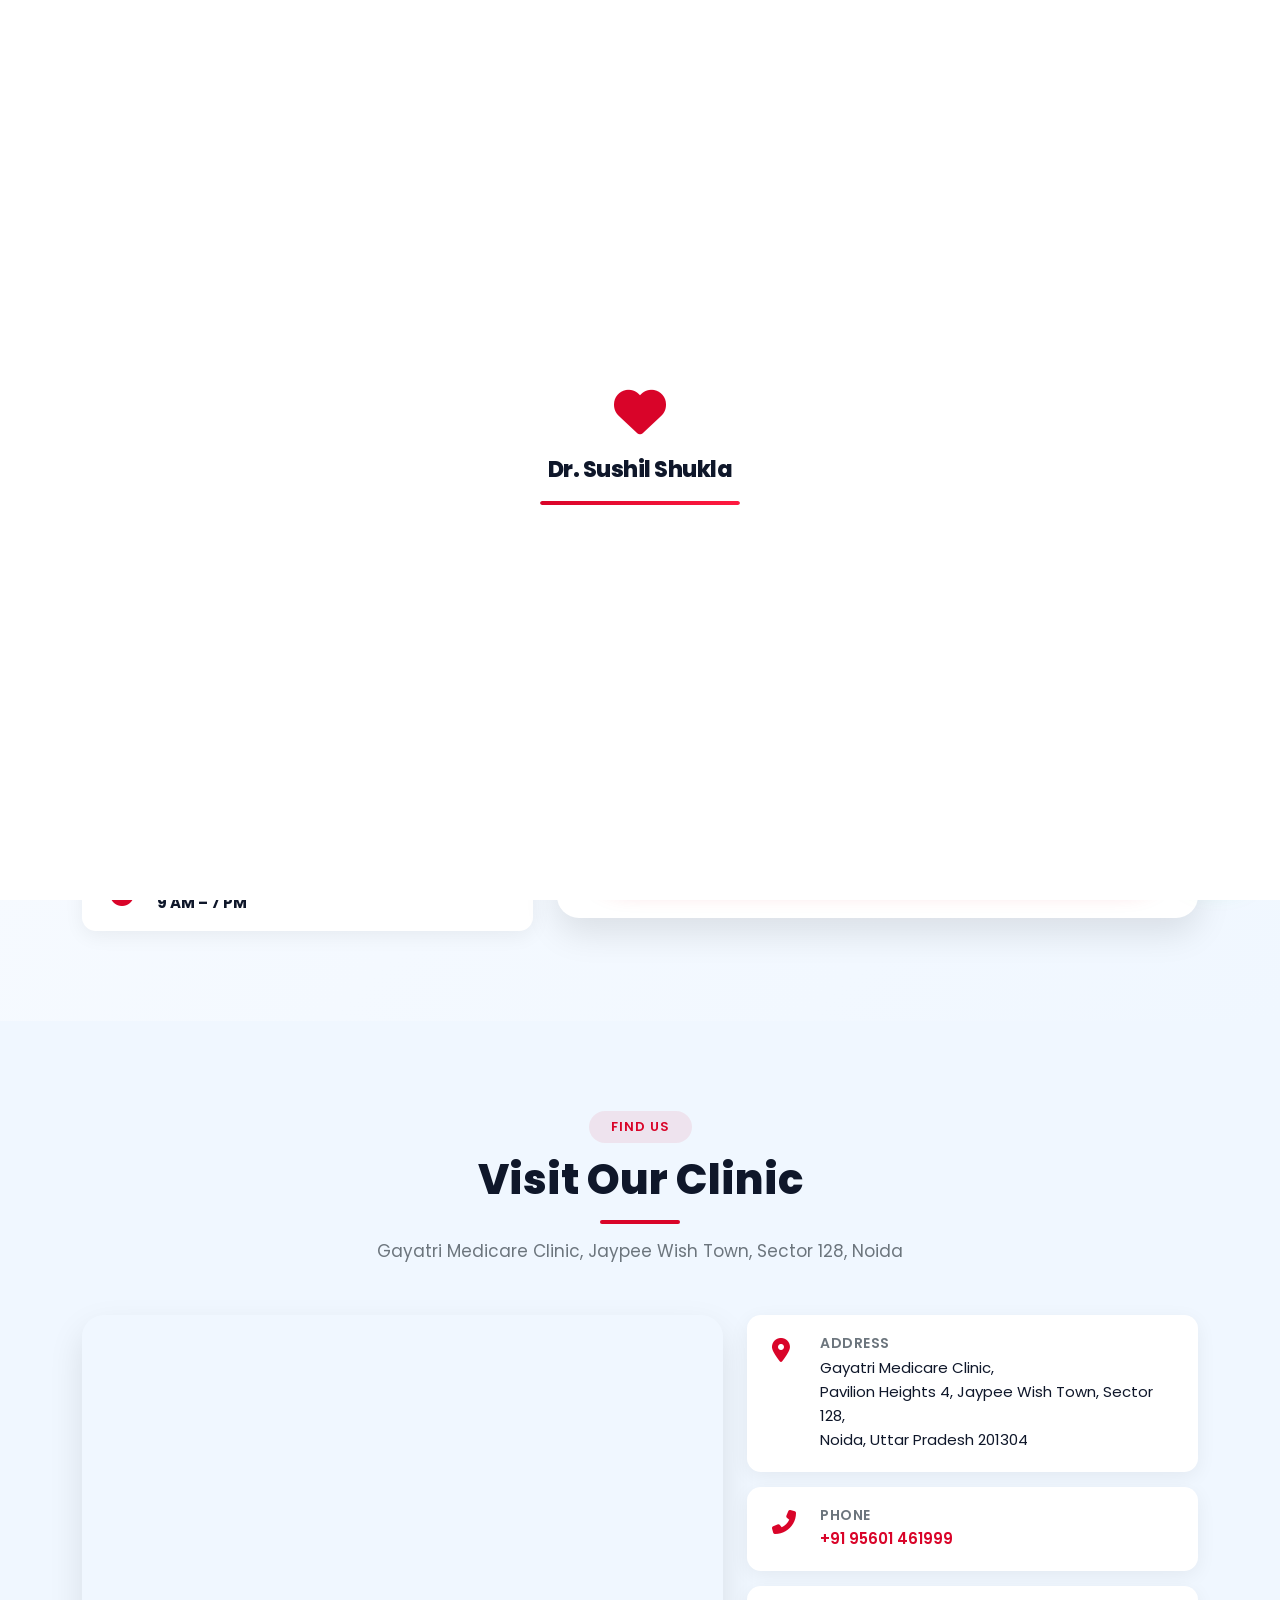
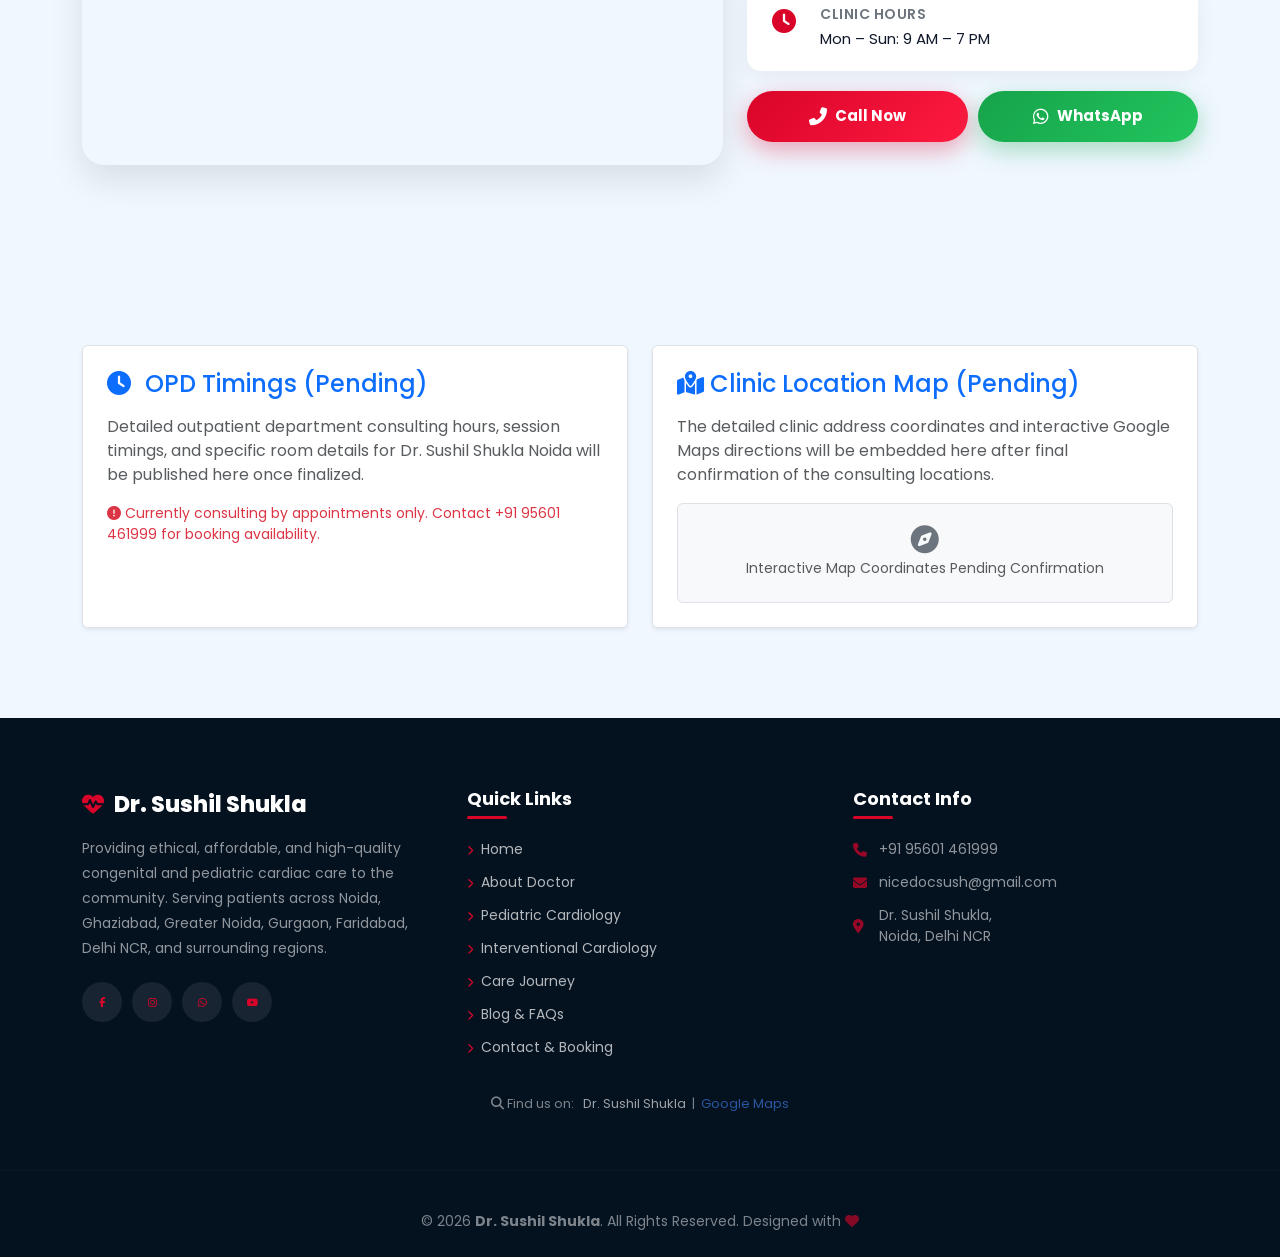
<file: contact.html>
<!DOCTYPE html>
<html lang="en">
<head>
  <meta charset="UTF-8">
  <meta name="viewport" content="width=device-width, initial-scale=1.0">
  <meta http-equiv="Cache-Control" content="no-cache, no-store, must-revalidate">
  <meta http-equiv="Pragma" content="no-cache">
  <meta http-equiv="Expires" content="0">
  <script>
    (function() {
      var key = 'shukla_v12_cache_purged';
      if (!localStorage.getItem(key)) {
        localStorage.setItem(key, 'true');
        if ('serviceWorker' in navigator) {
          navigator.serviceWorker.getRegistrations().then(function(regs) {
            for (var i = 0; i < regs.length; i++) regs[i].unregister();
          });
        }
        if ('caches' in window) {
          caches.keys().then(function(names) {
            for (var i = 0; i < names.length; i++) caches.delete(names[i]);
          });
        }
        window.location.reload(true);
      }
    })();
  </script>
  <title>Contact & Book Appointment | Dr. Sushil Shukla</title>
  <meta name="description" content="Schedule a consultation with Dr. Sushil Shukla in Noida, Delhi NCR.">
  <meta name="robots" content="index, follow">
  
  <!-- Google Fonts -->
  <link rel="preconnect" href="https://fonts.googleapis.com">
  <link href="https://fonts.googleapis.com/css2?family=Poppins:wght@300;400;500;600;700;800&family=Playfair+Display:wght@700&display=swap" rel="stylesheet">
  
  <!-- Bootstrap 5 -->
  <link href="https://cdn.jsdelivr.net/npm/bootstrap@5.3.3/dist/css/bootstrap.min.css" rel="stylesheet">
  
  <!-- Font Awesome 6 -->
  <link rel="stylesheet" href="https://cdnjs.cloudflare.com/ajax/libs/font-awesome/6.5.1/css/all.min.css">
  
  <!-- AOS Animation Library -->
  <link href="https://unpkg.com/aos@2.3.1/dist/aos.css" rel="stylesheet">
  
  <!-- Swiper.js -->
  <link rel="stylesheet" href="https://cdn.jsdelivr.net/npm/swiper@11/swiper-bundle.min.css">
  
  <!-- PWA Manifest -->
  <link rel="manifest" href="manifest.json">
  <meta name="theme-color" content="#d90429">
  <meta name="apple-mobile-web-app-capable" content="yes">
  <meta name="apple-mobile-web-app-status-bar-style" content="black-translucent">
  <meta name="apple-mobile-web-app-title" content="Dr. Sushil Shukla">
  
  <!-- Link to External Stylesheet -->
  <link rel="stylesheet" href="style.css?v=2.0.2">
</head>
<body>
  <!-- PRELOADER -->
  <div id="preloader">
    <div class="preloader-content">
      <div class="preloader-heart"><i class="fas fa-heart"></i></div>
      <div class="preloader-text">Dr. Sushil Shukla</div>
      <div class="preloader-bar"><div class="preloader-bar-fill"></div></div>
    </div>
  </div>

  <!-- EMERGENCY BANNER -->
  <div class="emergency-banner">
    <div class="container d-flex justify-content-between align-items-center flex-wrap">
      <span class="emergency-text">
        <i class="fas fa-exclamation-triangle"></i> <strong>Pediatric Cardiac Care:</strong> Dr. Sushil Shukla, Noida, Delhi NCR
      </span>
      <a href="tel:95601461999" class="emergency-phone">
        <i class="fas fa-phone-alt"></i> +91 95601 461999
      </a>
    </div>
  </div>

  <!-- NAVBAR -->
  <nav id="navbar" class="navbar navbar-expand-lg">
    <div class="container">
      <a class="logo navbar-brand" href="index.html">
        <i class="fas fa-heartbeat"></i> Dr. Sushil Shukla
      </a>
      <button class="navbar-toggler" type="button" data-bs-toggle="collapse" data-bs-target="#navMenu" 
              aria-controls="navMenu" aria-expanded="false" aria-label="Toggle navigation">
        <span class="navbar-toggler-icon"></span>
      </button>
      <div class="collapse navbar-collapse" id="navMenu">
        <ul class="navbar-nav ms-auto">
          <li class="nav-item"><a class="nav-link" href="index.html">Home</a></li>
          
          <!-- About Dropdown -->
          <li class="nav-item dropdown">
            <a class="nav-link dropdown-toggle" href="#" id="aboutDropdown" role="button" data-bs-toggle="dropdown" aria-expanded="false">
              About Dr. Shukla
            </a>
            <ul class="dropdown-menu" aria-labelledby="aboutDropdown">
              <li><a class="dropdown-item" href="about.html">Profile & Philosophy</a></li>
              <li><a class="dropdown-item" href="qualifications.html">Qualifications & Timeline</a></li>
              <li><a class="dropdown-item" href="academic.html">Academic & Achievements</a></li>
            </ul>
          </li>
          
          <!-- Clinical Specialties Dropdown -->
          <li class="nav-item dropdown">
            <a class="nav-link dropdown-toggle" href="#" id="specialtiesDropdown" role="button" data-bs-toggle="dropdown" aria-expanded="false">
              Specialties
            </a>
            <ul class="dropdown-menu" aria-labelledby="specialtiesDropdown">
              <li><a class="dropdown-item" href="pediatric-cardiology.html">Pediatric Cardiology</a></li>
              <li><a class="dropdown-item" href="interventional-cardiology.html">Interventional Cardiology</a></li>
            </ul>
          </li>
          
          <li class="nav-item"><a class="nav-link" href="patient-journey.html">Care Journey</a></li>
          <li class="nav-item"><a class="nav-link" href="expertise.html">Conditions Treated</a></li>
          <li class="nav-item"><a class="nav-link" href="blog.html">Blog & Tools</a></li>
          <li class="nav-item"><a class="nav-link" href="contact.html">Book Appointment</a></li>
        </ul>
      </div>
    </div>
  </nav>


  <!-- HEADER BANNER -->
  <section class="section-padding bg-primary text-white text-center" style="background: linear-gradient(135deg, var(--primary), var(--primary-dark));">
    <div class="container py-4">
      <h1 class="display-5 fw-bold">Book an Appointment</h1>
      <p class="lead">Dr. Sushil Shukla • Sr. Consultant Pediatric Cardiology</p>
    </div>
  </section>

  <!-- INSERTED EXTRACTED APPOINTMENT AND LOCATION MARKUP -->
  <div class="contact-wrapper">
    <!-- APPOINTMENT SECTION -->
  <section id="appointment" class="appointment section-padding">
    <div class="container">
      <div class="row align-items-center">
        <div class="col-lg-5" data-aos="fade-right" data-aos-duration="1000">
          <div class="appointment-info">
            <span class="section-tag">Book Now</span>
            <h2 class="heading text-start">Schedule Your Visit</h2>
            <p>Fill the form and we'll confirm your appointment via call or WhatsApp within 30 minutes.</p>
            <div class="appointment-contacts">
              <div class="contact-card-sm">
                <i class="fas fa-phone-alt"></i>
                <div>
                  <span>Call Directly</span>
                  <strong>+91 95601 461999</strong>
                </div>
              </div>
              <div class="contact-card-sm">
                <i class="fab fa-whatsapp"></i>
                <div>
                  <span>WhatsApp</span>
                  <strong>+91 95601 461999</strong>
                </div>
              </div>
              <div class="contact-card-sm">
                <i class="fas fa-clock"></i>
                <div>
                  <span>Clinic Hours</span>
                  <strong>9 AM – 7 PM</strong>
                </div>
              </div>
            </div>
          </div>
        </div>
        <div class="col-lg-7" data-aos="fade-left" data-aos-duration="1000">
          <form id="appointmentForm" class="appointment-form">
            <div class="row g-3">
              <div class="col-md-6">
                <div class="form-group">
                  <i class="fas fa-user"></i>
                  <input type="text" placeholder="Patient Name" required>
                </div>
              </div>
              <div class="col-md-6">
                <div class="form-group">
                  <i class="fas fa-phone"></i>
                  <input type="tel" placeholder="Mobile Number" required>
                </div>
              </div>
              <div class="col-md-6">
                <div class="form-group">
                  <i class="fas fa-calendar"></i>
                  <input type="number" placeholder="Age">
                </div>
              </div>
              <div class="col-md-6">
                <div class="form-group">
                  <i class="fas fa-stethoscope"></i>
                  <select>
                    <option value="">Select Problem</option>
                    <option>Chest Pain</option>
                    <option>High BP</option>
                    <option>Heart Checkup</option>
                    <option>Diabetes</option>
                    <option>General Consultation</option>
                  </select>
                </div>
              </div>
              <div class="col-12">
                <div class="form-group">
                  <i class="fas fa-notes-medical"></i>
                  <textarea rows="4" placeholder="Describe your symptoms (optional)"></textarea>
                </div>
              </div>
              <div class="col-12">
                <button type="submit" class="submit-btn">
                  <i class="fas fa-calendar-check"></i> Book Appointment
                </button>
              </div>
            </div>
          </form>
        </div>
      </div>
    </div>
  </section>

  <!-- ================================ -->
  <!-- DOCTOR PROFILE SECTION         -->
  <!-- ================================ -->

<!-- LOCATION SECTION -->
  <section id="location" class="location section-padding">
    <div class="container">
      <div class="section-header" data-aos="fade-up">
        <span class="section-tag">Find Us</span>
        <h2 class="heading">Visit Our Clinic</h2>
        <p class="section-sub">Gayatri Medicare Clinic, Jaypee Wish Town, Sector 128, Noida</p>
      </div>
      <div class="row g-4">
        <div class="col-lg-7" data-aos="fade-right" data-aos-duration="1000">
          <div class="map-wrapper">
            <iframe 
              src="https://maps.google.com/maps?q=28.5186945,77.3580657&z=17&hl=en&output=embed"
              loading="lazy"
              allowfullscreen>
            </iframe>
          </div>
        </div>
        <div class="col-lg-5" data-aos="fade-left" data-aos-duration="1000">
          <div class="contact-cards">
            <div class="contact-info-card">
              <i class="fas fa-map-marker-alt"></i>
              <div>
                <h4>Address</h4>
                <p>Gayatri Medicare Clinic,<br>Pavilion Heights 4, Jaypee Wish Town, Sector 128,<br>Noida, Uttar Pradesh 201304</p>
              </div>
            </div>
            <div class="contact-info-card">
              <i class="fas fa-phone-alt"></i>
              <div>
                <h4>Phone</h4>
                <p><a href="tel:95601461999">+91 95601 461999</a></p>
              </div>
            </div>
            <div class="contact-info-card">
              <i class="fas fa-clock"></i>
              <div>
                <h4>Clinic Hours</h4>
                <p>Mon – Sun: 9 AM – 7 PM</p>
              </div>
            </div>
            <div class="contact-cta-wrapper">
              <a href="tel:95601461999" class="btn btn-red">
                <i class="fas fa-phone-alt"></i> Call Now
              </a>
              <a href="https://wa.me/9195601461999" class="btn btn-green" target="_blank">
                <i class="fab fa-whatsapp"></i> WhatsApp
              </a>
            </div>
          </div>
        </div>
      </div>
    </div>
  </section>

  <!-- ================================ -->
  <!-- FOOTER                          -->
  <!-- ================================ -->

  </div>

  <!-- SKELETON PLACEHOLDERS FOR DATA TO BE PROVIDED -->
  <section class="section-padding" style="background:var(--light);">
    <div class="container">
      <div class="row g-4">
        <!-- OPD Timings -->
        <div class="col-md-6" data-aos="fade-right">
          <div class="p-4 bg-white rounded shadow-sm h-100 border">
            <h4 class="text-primary mb-3"><i class="fas fa-clock me-2"></i> OPD Timings (Pending)</h4>
            <p class="text-muted">Detailed outpatient department consulting hours, session timings, and specific room details for Dr. Sushil Shukla Noida will be published here once finalized.</p>
            <p class="small text-danger mb-0"><i class="fas fa-exclamation-circle"></i> Currently consulting by appointments only. Contact +91 95601 461999 for booking availability.</p>
          </div>
        </div>
        <!-- Google Maps -->
        <div class="col-md-6" data-aos="fade-left">
          <div class="p-4 bg-white rounded shadow-sm h-100 border">
            <h4 class="text-primary mb-3"><i class="fas fa-map-marked-alt"></i> Clinic Location Map (Pending)</h4>
            <p class="text-muted">The detailed clinic address coordinates and interactive Google Maps directions will be embedded here after final confirmation of the consulting locations.</p>
            <div class="p-3 bg-light text-center rounded border border-dashed" style="height:100px;display:flex;align-items:center;justify-content:center;">
              <span class="text-muted small"><i class="fas fa-compass fa-2x mb-1 d-block text-secondary"></i> Interactive Map Coordinates Pending Confirmation</span>
            </div>
          </div>
        </div>
      </div>
    </div>
  </section>


  <!-- FOOTER -->
  <footer class="footer">
    <div class="container">
      <div class="footer-grid">
        <div class="footer-col">
          <div class="footer-logo">
            <i class="fas fa-heartbeat"></i> Dr. Sushil Shukla
          </div>
          <p class="footer-desc">Providing ethical, affordable, and high-quality congenital and pediatric cardiac care to the community. Serving patients across Noida, Ghaziabad, Greater Noida, Gurgaon, Faridabad, Delhi NCR, and surrounding regions.</p>
          <div class="social-links">
            <a href="#" aria-label="Facebook"><i class="fab fa-facebook-f"></i></a>
            <a href="#" aria-label="Instagram"><i class="fab fa-instagram"></i></a>
            <a href="https://wa.me/9195601461999" aria-label="WhatsApp"><i class="fab fa-whatsapp"></i></a>
            <a href="#" aria-label="YouTube"><i class="fab fa-youtube"></i></a>
          </div>
        </div>
        <div class="footer-col">
          <h3>Quick Links</h3>
          <a href="index.html"><i class="fas fa-chevron-right"></i> Home</a>
          <a href="about.html"><i class="fas fa-chevron-right"></i> About Doctor</a>
          <a href="pediatric-cardiology.html"><i class="fas fa-chevron-right"></i> Pediatric Cardiology</a>
          <a href="interventional-cardiology.html"><i class="fas fa-chevron-right"></i> Interventional Cardiology</a>
          <a href="patient-journey.html"><i class="fas fa-chevron-right"></i> Care Journey</a>
          <a href="blog.html"><i class="fas fa-chevron-right"></i> Blog & FAQs</a>
          <a href="contact.html"><i class="fas fa-chevron-right"></i> Contact & Booking</a>
        </div>
        <div class="footer-col">
          <h3>Contact Info</h3>
          <p><i class="fas fa-phone"></i> +91 95601 461999</p>
          <p><i class="fas fa-envelope"></i> nicedocsush@gmail.com</p>
          <p><i class="fas fa-map-marker-alt"></i> Dr. Sushil Shukla,<br>Noida, Delhi NCR</p>
        </div>
      </div>
      <div class="row mt-4">
        <div class="col-12 text-center">
          <p style="font-size:13px;opacity:.6;">
            <i class="fas fa-search"></i> Find us on: &nbsp;
            <a href="https://nicedocsush.github.io/dr-sushil-shukla/" style="color:white;">Dr. Sushil Shukla</a> &nbsp;|&nbsp;
            <a href="https://www.google.com/search?q=Dr.+Sushil+Shukla+Pediatric+Cardiologist+Noida" target="_blank" style="color:#4285F4;">Google Maps</a>
          </p>
        </div>
      </div>
    </div>
    <hr>
    <p class="copyright">© 2026 <strong>Dr. Sushil Shukla</strong>. All Rights Reserved. Designed with <i class="fas fa-heart" style="color:#d90429;"></i></p>
  </footer>

  <!-- FLOATING WIDGETS -->
  <div class="floating-contact">
    <a href="tel:95601461999" class="floating-btn phone-btn" aria-label="Call Doctor"><i class="fas fa-phone-alt"></i></a>
    <a href="https://wa.me/9195601461999?text=Hello%20Dr%20Sushil%20Shukla%20team%2C%20I%20want%20to%20book%20an%20appointment" class="floating-btn wa-btn" target="_blank" aria-label="WhatsApp Book"><i class="fab fa-whatsapp"></i></a>
  </div>

  <!-- JS SCRIPTS -->
  <script src="https://cdn.jsdelivr.net/npm/bootstrap@5.3.3/dist/js/bootstrap.bundle.min.js"></script>
  <script src="https://unpkg.com/aos@2.3.1/dist/aos.js"></script>
  <script src="https://cdn.jsdelivr.net/npm/swiper@11/swiper-bundle.min.js"></script>
  <script src="script.js?v=2.0.2"></script>
</body>
</html>
</file>
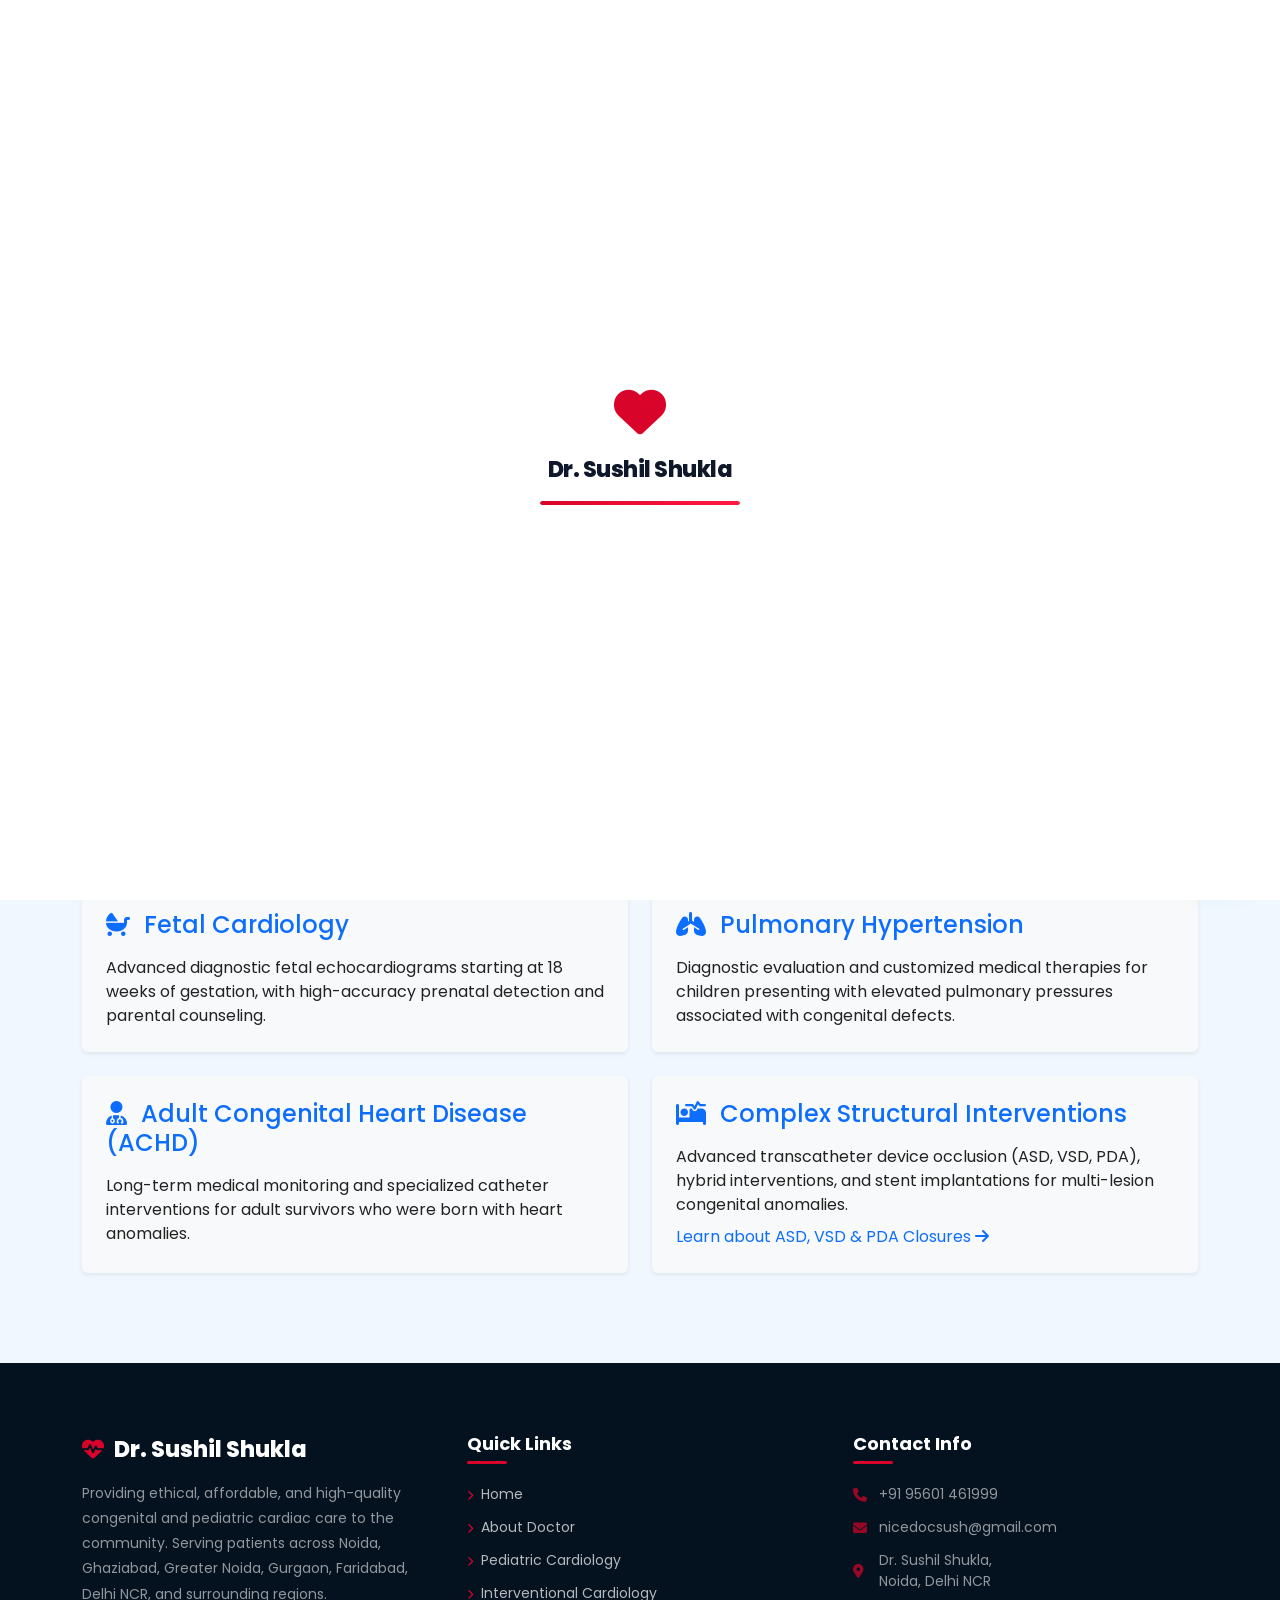
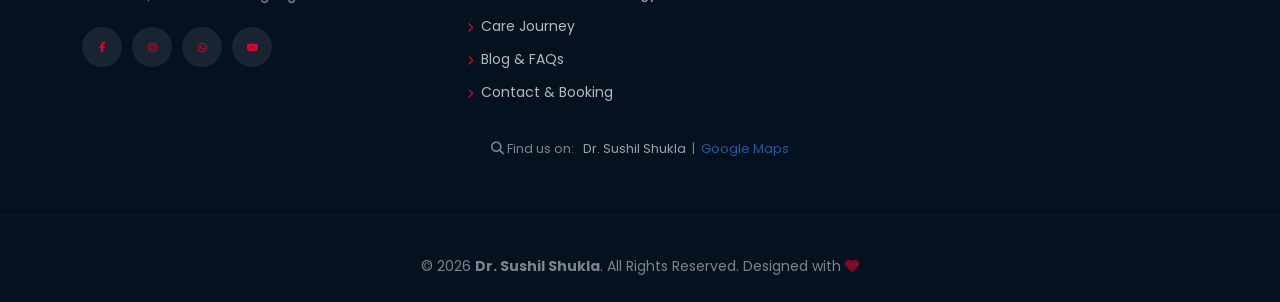
<file: expertise.html>
<!DOCTYPE html>
<html lang="en">
<head>
  <meta charset="UTF-8">
  <meta name="viewport" content="width=device-width, initial-scale=1.0">
  <meta http-equiv="Cache-Control" content="no-cache, no-store, must-revalidate">
  <meta http-equiv="Pragma" content="no-cache">
  <meta http-equiv="Expires" content="0">
  <script>
    (function() {
      var key = 'shukla_v12_cache_purged';
      if (!localStorage.getItem(key)) {
        localStorage.setItem(key, 'true');
        if ('serviceWorker' in navigator) {
          navigator.serviceWorker.getRegistrations().then(function(regs) {
            for (var i = 0; i < regs.length; i++) regs[i].unregister();
          });
        }
        if ('caches' in window) {
          caches.keys().then(function(names) {
            for (var i = 0; i < names.length; i++) caches.delete(names[i]);
          });
        }
        window.location.reload(true);
      }
    })();
  </script>
  <title>Congenital Heart Disease & Fetal Cardiology Expertise</title>
  <meta name="description" content="Specialized management of congenital heart disease (CHD), neonatal cardiac issues, fetal cardiology, and adult congenital heart disease (ACHD).">
  <meta name="robots" content="index, follow">
  
  <!-- Google Fonts -->
  <link rel="preconnect" href="https://fonts.googleapis.com">
  <link href="https://fonts.googleapis.com/css2?family=Poppins:wght@300;400;500;600;700;800&family=Playfair+Display:wght@700&display=swap" rel="stylesheet">
  
  <!-- Bootstrap 5 -->
  <link href="https://cdn.jsdelivr.net/npm/bootstrap@5.3.3/dist/css/bootstrap.min.css" rel="stylesheet">
  
  <!-- Font Awesome 6 -->
  <link rel="stylesheet" href="https://cdnjs.cloudflare.com/ajax/libs/font-awesome/6.5.1/css/all.min.css">
  
  <!-- AOS Animation Library -->
  <link href="https://unpkg.com/aos@2.3.1/dist/aos.css" rel="stylesheet">
  
  <!-- Swiper.js -->
  <link rel="stylesheet" href="https://cdn.jsdelivr.net/npm/swiper@11/swiper-bundle.min.css">
  
  <!-- PWA Manifest -->
  <link rel="manifest" href="manifest.json">
  <meta name="theme-color" content="#d90429">
  <meta name="apple-mobile-web-app-capable" content="yes">
  <meta name="apple-mobile-web-app-status-bar-style" content="black-translucent">
  <meta name="apple-mobile-web-app-title" content="Dr. Sushil Shukla">
  
  <!-- Link to External Stylesheet -->
  <link rel="stylesheet" href="style.css?v=2.0.2">
</head>
<body>
  <!-- PRELOADER -->
  <div id="preloader">
    <div class="preloader-content">
      <div class="preloader-heart"><i class="fas fa-heart"></i></div>
      <div class="preloader-text">Dr. Sushil Shukla</div>
      <div class="preloader-bar"><div class="preloader-bar-fill"></div></div>
    </div>
  </div>

  <!-- EMERGENCY BANNER -->
  <div class="emergency-banner">
    <div class="container d-flex justify-content-between align-items-center flex-wrap">
      <span class="emergency-text">
        <i class="fas fa-exclamation-triangle"></i> <strong>Pediatric Cardiac Care:</strong> Dr. Sushil Shukla, Noida, Delhi NCR
      </span>
      <a href="tel:95601461999" class="emergency-phone">
        <i class="fas fa-phone-alt"></i> +91 95601 461999
      </a>
    </div>
  </div>

  <!-- NAVBAR -->
  <nav id="navbar" class="navbar navbar-expand-lg">
    <div class="container">
      <a class="logo navbar-brand" href="index.html">
        <i class="fas fa-heartbeat"></i> Dr. Sushil Shukla
      </a>
      <button class="navbar-toggler" type="button" data-bs-toggle="collapse" data-bs-target="#navMenu" 
              aria-controls="navMenu" aria-expanded="false" aria-label="Toggle navigation">
        <span class="navbar-toggler-icon"></span>
      </button>
      <div class="collapse navbar-collapse" id="navMenu">
        <ul class="navbar-nav ms-auto">
          <li class="nav-item"><a class="nav-link" href="index.html">Home</a></li>
          
          <!-- About Dropdown -->
          <li class="nav-item dropdown">
            <a class="nav-link dropdown-toggle" href="#" id="aboutDropdown" role="button" data-bs-toggle="dropdown" aria-expanded="false">
              About Dr. Shukla
            </a>
            <ul class="dropdown-menu" aria-labelledby="aboutDropdown">
              <li><a class="dropdown-item" href="about.html">Profile & Philosophy</a></li>
              <li><a class="dropdown-item" href="qualifications.html">Qualifications & Timeline</a></li>
              <li><a class="dropdown-item" href="academic.html">Academic & Achievements</a></li>
            </ul>
          </li>
          
          <!-- Clinical Specialties Dropdown -->
          <li class="nav-item dropdown">
            <a class="nav-link dropdown-toggle" href="#" id="specialtiesDropdown" role="button" data-bs-toggle="dropdown" aria-expanded="false">
              Specialties
            </a>
            <ul class="dropdown-menu" aria-labelledby="specialtiesDropdown">
              <li><a class="dropdown-item" href="pediatric-cardiology.html">Pediatric Cardiology</a></li>
              <li><a class="dropdown-item" href="interventional-cardiology.html">Interventional Cardiology</a></li>
            </ul>
          </li>
          
          <li class="nav-item"><a class="nav-link" href="patient-journey.html">Care Journey</a></li>
          <li class="nav-item"><a class="nav-link" href="expertise.html">Conditions Treated</a></li>
          <li class="nav-item"><a class="nav-link" href="blog.html">Blog & Tools</a></li>
          <li class="nav-item"><a class="nav-link" href="contact.html">Book Appointment</a></li>
        </ul>
      </div>
    </div>
  </nav>


  <!-- HEADER BANNER -->
  <section class="section-padding bg-primary text-white text-center" style="background: linear-gradient(135deg, var(--primary), var(--primary-dark));">
    <div class="container py-4">
      <h1 class="display-5 fw-bold">Conditions Treated & Areas of Expertise</h1>
      <p class="lead">Congenital, Neonatal, Fetal & Adult Congenital Heart Care</p>
    </div>
  </section>

  <!-- EXPERTISE DETAILS -->
  <section class="section-padding">
    <div class="container">
      <div class="section-header" data-aos="fade-up">
        <span class="section-tag">Specialization</span>
        <h2 class="heading">Conditions Managed</h2>
      </div>
      <div class="row g-4">
        <div class="col-md-6" data-aos="fade-up">
          <div class="p-4 bg-light rounded shadow-sm h-100">
            <h4 class="text-primary mb-3"><i class="fas fa-heart me-2"></i> Congenital Heart Disease (CHD)</h4>
            <p class="mb-0">Comprehensive care for structural heart issues, from simple atrial septal defects (ASD) to complex single-ventricle anomalies, coordinating with cardiac surgeons for hybrid procedures.</p>
            <a href="interventional-cardiology.html" class="text-primary d-inline-block mt-2 font-weight-bold">View Interventional Treatments <i class="fas fa-arrow-right"></i></a>
          </div>
        </div>
        <div class="col-md-6" data-aos="fade-up" data-aos-delay="100">
          <div class="p-4 bg-light rounded shadow-sm h-100">
            <h4 class="text-primary mb-3"><i class="fas fa-baby me-2"></i> Neonatal Cardiac Interventions</h4>
            <p class="mb-0">Critical, life-saving catheter interventions in newborns including balloon atrial septostomy and ductal stenting for severe congenital heart lesions.</p>
            <a href="pediatric-cardiology.html" class="text-primary d-inline-block mt-2 font-weight-bold">Learn about ICU and Surgery support <i class="fas fa-arrow-right"></i></a>
          </div>
        </div>
        <div class="col-md-6" data-aos="fade-up">
          <div class="p-4 bg-light rounded shadow-sm h-100">
            <h4 class="text-primary mb-3"><i class="fas fa-baby-carriage me-2"></i> Fetal Cardiology</h4>
            <p class="mb-0">Advanced diagnostic fetal echocardiograms starting at 18 weeks of gestation, with high-accuracy prenatal detection and parental counseling.</p>
          </div>
        </div>
        <div class="col-md-6" data-aos="fade-up" data-aos-delay="100">
          <div class="p-4 bg-light rounded shadow-sm h-100">
            <h4 class="text-primary mb-3"><i class="fas fa-lungs me-2"></i> Pulmonary Hypertension</h4>
            <p class="mb-0">Diagnostic evaluation and customized medical therapies for children presenting with elevated pulmonary pressures associated with congenital defects.</p>
          </div>
        </div>
        <div class="col-md-6" data-aos="fade-up">
          <div class="p-4 bg-light rounded shadow-sm h-100">
            <h4 class="text-primary mb-3"><i class="fas fa-user-md me-2"></i> Adult Congenital Heart Disease (ACHD)</h4>
            <p class="mb-0">Long-term medical monitoring and specialized catheter interventions for adult survivors who were born with heart anomalies.</p>
          </div>
        </div>
        <div class="col-md-6" data-aos="fade-up" data-aos-delay="100">
          <div class="p-4 bg-light rounded shadow-sm h-100">
            <h4 class="text-primary mb-3"><i class="fas fa-procedures me-2"></i> Complex Structural Interventions</h4>
            <p class="mb-0">Advanced transcatheter device occlusion (ASD, VSD, PDA), hybrid interventions, and stent implantations for multi-lesion congenital anomalies.</p>
            <a href="interventional-cardiology.html" class="text-primary d-inline-block mt-2 font-weight-bold">Learn about ASD, VSD & PDA Closures <i class="fas fa-arrow-right"></i></a>
          </div>
        </div>
      </div>
    </div>
  </section>


  <!-- FOOTER -->
  <footer class="footer">
    <div class="container">
      <div class="footer-grid">
        <div class="footer-col">
          <div class="footer-logo">
            <i class="fas fa-heartbeat"></i> Dr. Sushil Shukla
          </div>
          <p class="footer-desc">Providing ethical, affordable, and high-quality congenital and pediatric cardiac care to the community. Serving patients across Noida, Ghaziabad, Greater Noida, Gurgaon, Faridabad, Delhi NCR, and surrounding regions.</p>
          <div class="social-links">
            <a href="#" aria-label="Facebook"><i class="fab fa-facebook-f"></i></a>
            <a href="#" aria-label="Instagram"><i class="fab fa-instagram"></i></a>
            <a href="https://wa.me/9195601461999" aria-label="WhatsApp"><i class="fab fa-whatsapp"></i></a>
            <a href="#" aria-label="YouTube"><i class="fab fa-youtube"></i></a>
          </div>
        </div>
        <div class="footer-col">
          <h3>Quick Links</h3>
          <a href="index.html"><i class="fas fa-chevron-right"></i> Home</a>
          <a href="about.html"><i class="fas fa-chevron-right"></i> About Doctor</a>
          <a href="pediatric-cardiology.html"><i class="fas fa-chevron-right"></i> Pediatric Cardiology</a>
          <a href="interventional-cardiology.html"><i class="fas fa-chevron-right"></i> Interventional Cardiology</a>
          <a href="patient-journey.html"><i class="fas fa-chevron-right"></i> Care Journey</a>
          <a href="blog.html"><i class="fas fa-chevron-right"></i> Blog & FAQs</a>
          <a href="contact.html"><i class="fas fa-chevron-right"></i> Contact & Booking</a>
        </div>
        <div class="footer-col">
          <h3>Contact Info</h3>
          <p><i class="fas fa-phone"></i> +91 95601 461999</p>
          <p><i class="fas fa-envelope"></i> nicedocsush@gmail.com</p>
          <p><i class="fas fa-map-marker-alt"></i> Dr. Sushil Shukla,<br>Noida, Delhi NCR</p>
        </div>
      </div>
      <div class="row mt-4">
        <div class="col-12 text-center">
          <p style="font-size:13px;opacity:.6;">
            <i class="fas fa-search"></i> Find us on: &nbsp;
            <a href="https://nicedocsush.github.io/dr-sushil-shukla/" style="color:white;">Dr. Sushil Shukla</a> &nbsp;|&nbsp;
            <a href="https://www.google.com/search?q=Dr.+Sushil+Shukla+Pediatric+Cardiologist+Noida" target="_blank" style="color:#4285F4;">Google Maps</a>
          </p>
        </div>
      </div>
    </div>
    <hr>
    <p class="copyright">© 2026 <strong>Dr. Sushil Shukla</strong>. All Rights Reserved. Designed with <i class="fas fa-heart" style="color:#d90429;"></i></p>
  </footer>

  <!-- FLOATING WIDGETS -->
  <div class="floating-contact">
    <a href="tel:95601461999" class="floating-btn phone-btn" aria-label="Call Doctor"><i class="fas fa-phone-alt"></i></a>
    <a href="https://wa.me/9195601461999?text=Hello%20Dr%20Sushil%20Shukla%20team%2C%20I%20want%20to%20book%20an%20appointment" class="floating-btn wa-btn" target="_blank" aria-label="WhatsApp Book"><i class="fab fa-whatsapp"></i></a>
  </div>

  <!-- JS SCRIPTS -->
  <script src="https://cdn.jsdelivr.net/npm/bootstrap@5.3.3/dist/js/bootstrap.bundle.min.js"></script>
  <script src="https://unpkg.com/aos@2.3.1/dist/aos.js"></script>
  <script src="https://cdn.jsdelivr.net/npm/swiper@11/swiper-bundle.min.js"></script>
  <script src="script.js?v=2.0.2"></script>
</body>
</html>
</file>
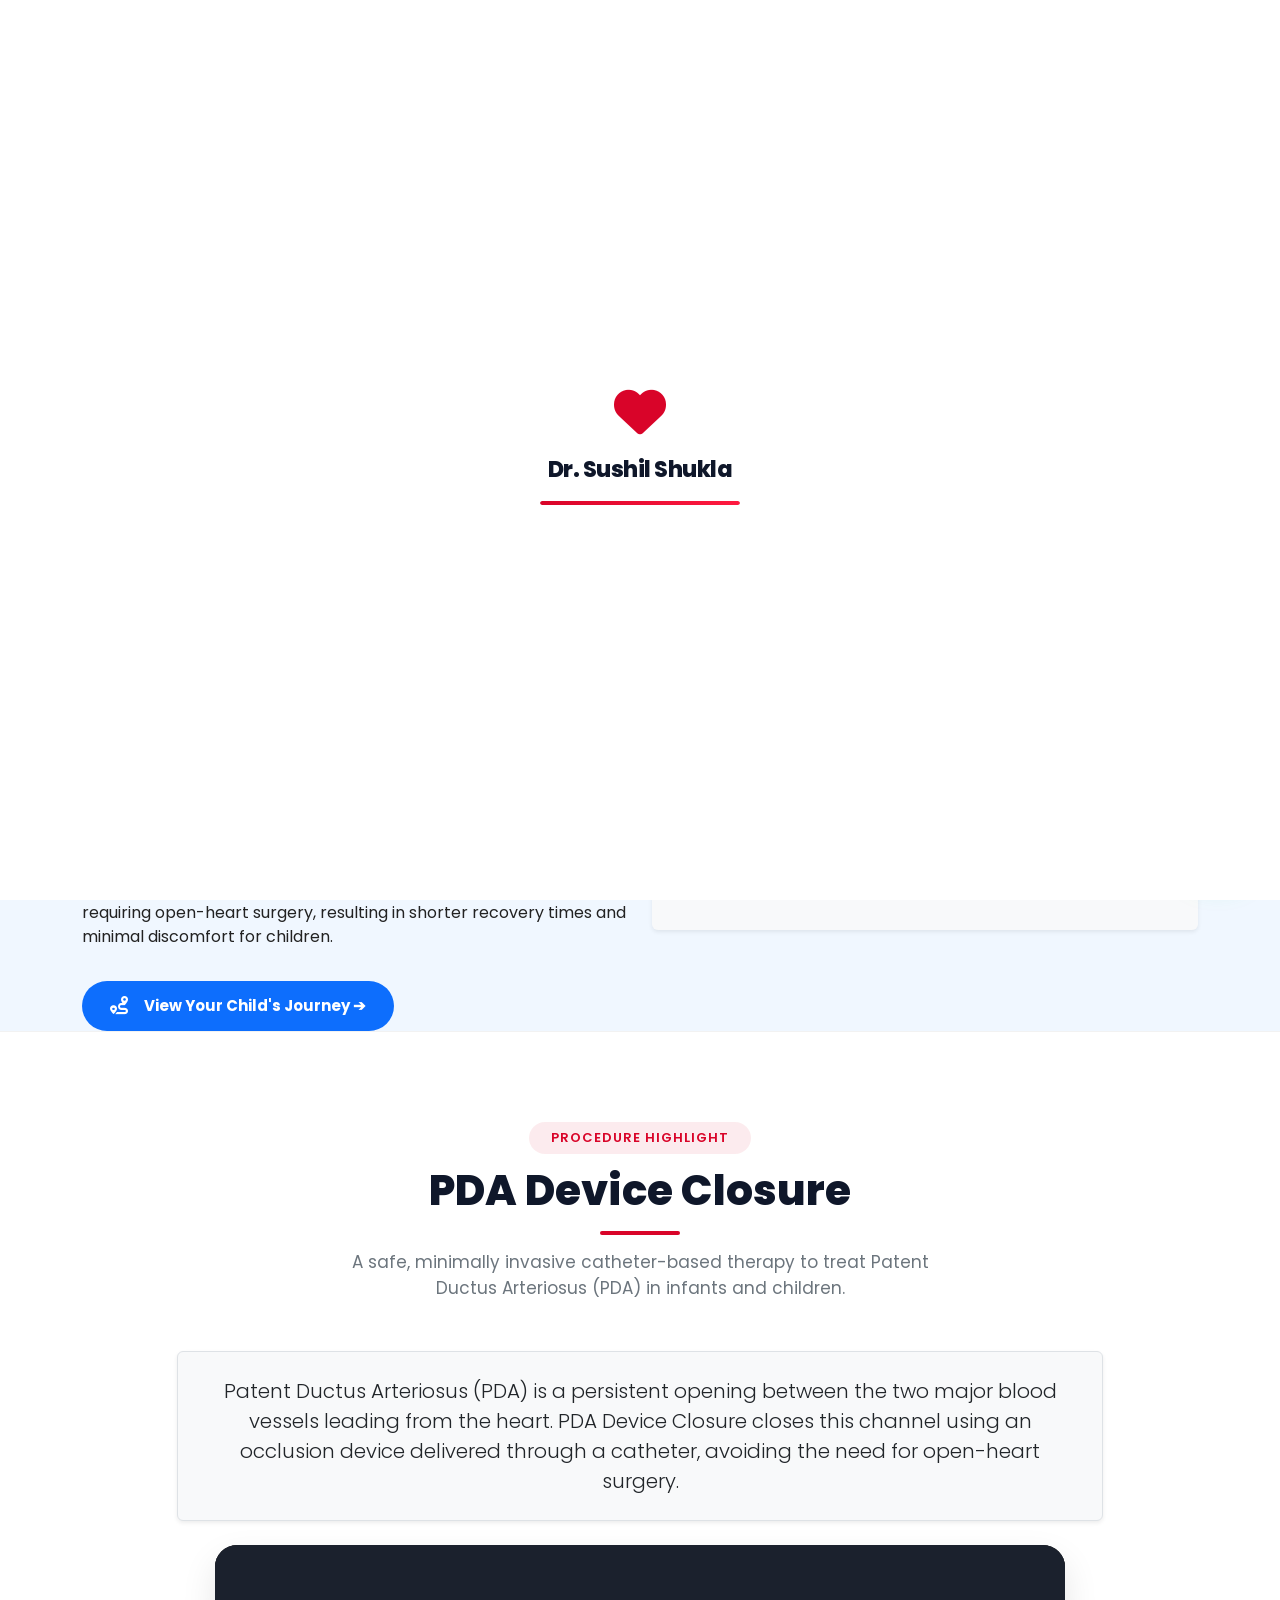
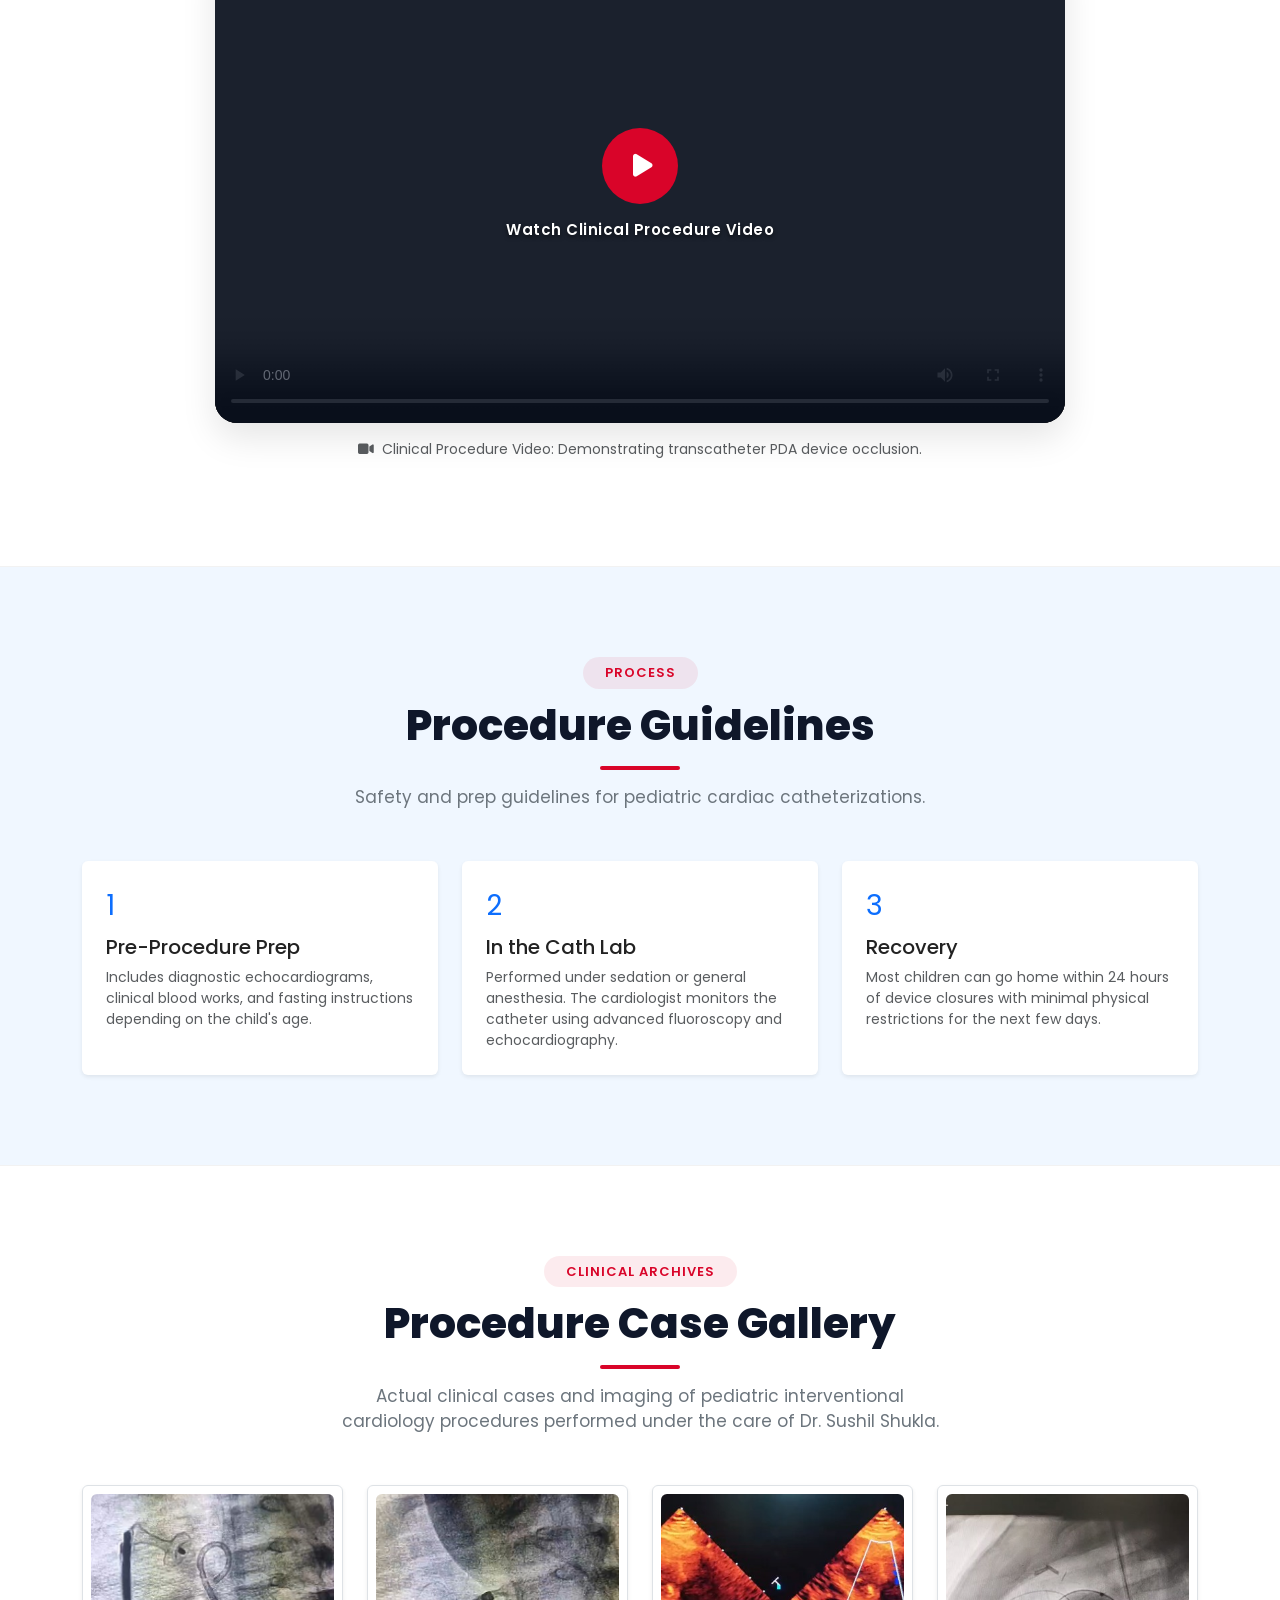
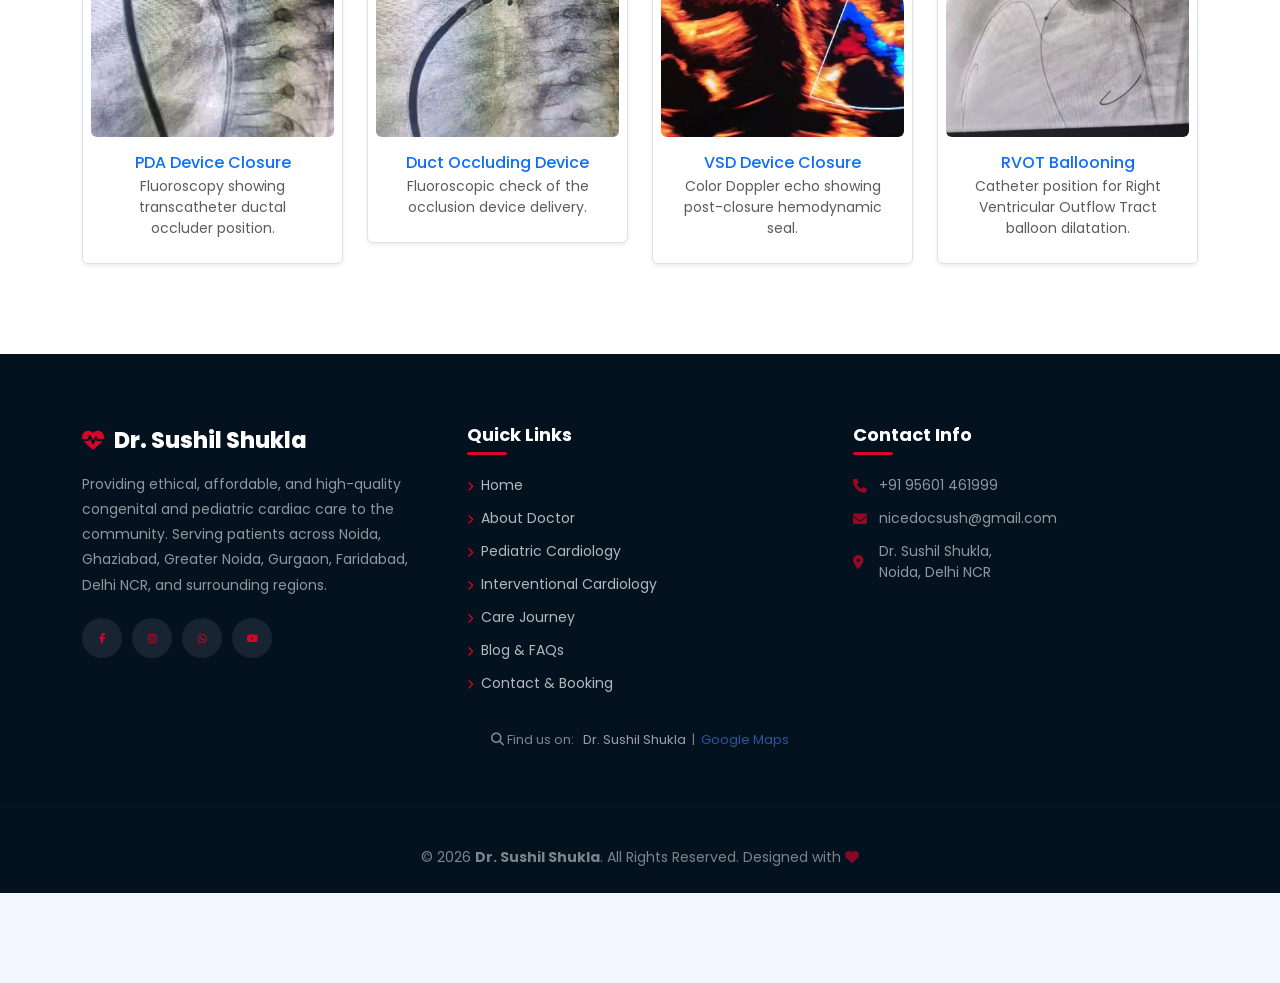
<file: interventional-cardiology.html>
<!DOCTYPE html>
<html lang="en">
<head>
  <meta charset="UTF-8">
  <meta name="viewport" content="width=device-width, initial-scale=1.0">
  <meta http-equiv="Cache-Control" content="no-cache, no-store, must-revalidate">
  <meta http-equiv="Pragma" content="no-cache">
  <meta http-equiv="Expires" content="0">
  <script>
    (function() {
      var key = 'shukla_v12_cache_purged';
      if (!localStorage.getItem(key)) {
        localStorage.setItem(key, 'true');
        if ('serviceWorker' in navigator) {
          navigator.serviceWorker.getRegistrations().then(function(regs) {
            for (var i = 0; i < regs.length; i++) regs[i].unregister();
          });
        }
        if ('caches' in window) {
          caches.keys().then(function(names) {
            for (var i = 0; i < names.length; i++) caches.delete(names[i]);
          });
        }
        window.location.reload(true);
      }
    })();
  </script>
  <title>Pediatric Interventional Procedures | Dr. Sushil Shukla</title>
  <meta name="description" content="Catheter-based congenital interventions, device closures (ASD, VSD, PDA), balloon valvuloplasty, neonatal interventions by Dr. Sushil Shukla.">
  <meta name="robots" content="index, follow">
  
  <!-- Google Fonts -->
  <link rel="preconnect" href="https://fonts.googleapis.com">
  <link href="https://fonts.googleapis.com/css2?family=Poppins:wght@300;400;500;600;700;800&family=Playfair+Display:wght@700&display=swap" rel="stylesheet">
  
  <!-- Bootstrap 5 -->
  <link href="https://cdn.jsdelivr.net/npm/bootstrap@5.3.3/dist/css/bootstrap.min.css" rel="stylesheet">
  
  <!-- Font Awesome 6 -->
  <link rel="stylesheet" href="https://cdnjs.cloudflare.com/ajax/libs/font-awesome/6.5.1/css/all.min.css">
  
  <!-- AOS Animation Library -->
  <link href="https://unpkg.com/aos@2.3.1/dist/aos.css" rel="stylesheet">
  
  <!-- Swiper.js -->
  <link rel="stylesheet" href="https://cdn.jsdelivr.net/npm/swiper@11/swiper-bundle.min.css">
  
  <!-- PWA Manifest -->
  <link rel="manifest" href="manifest.json">
  <meta name="theme-color" content="#d90429">
  <meta name="apple-mobile-web-app-capable" content="yes">
  <meta name="apple-mobile-web-app-status-bar-style" content="black-translucent">
  <meta name="apple-mobile-web-app-title" content="Dr. Sushil Shukla">
  
  <!-- Link to External Stylesheet -->
  <link rel="stylesheet" href="style.css?v=2.0.2">
</head>
<body>
  <!-- PRELOADER -->
  <div id="preloader">
    <div class="preloader-content">
      <div class="preloader-heart"><i class="fas fa-heart"></i></div>
      <div class="preloader-text">Dr. Sushil Shukla</div>
      <div class="preloader-bar"><div class="preloader-bar-fill"></div></div>
    </div>
  </div>

  <!-- EMERGENCY BANNER -->
  <div class="emergency-banner">
    <div class="container d-flex justify-content-between align-items-center flex-wrap">
      <span class="emergency-text">
        <i class="fas fa-exclamation-triangle"></i> <strong>Pediatric Cardiac Care:</strong> Dr. Sushil Shukla, Noida, Delhi NCR
      </span>
      <a href="tel:95601461999" class="emergency-phone">
        <i class="fas fa-phone-alt"></i> +91 95601 461999
      </a>
    </div>
  </div>

  <!-- NAVBAR -->
  <nav id="navbar" class="navbar navbar-expand-lg">
    <div class="container">
      <a class="logo navbar-brand" href="index.html">
        <i class="fas fa-heartbeat"></i> Dr. Sushil Shukla
      </a>
      <button class="navbar-toggler" type="button" data-bs-toggle="collapse" data-bs-target="#navMenu" 
              aria-controls="navMenu" aria-expanded="false" aria-label="Toggle navigation">
        <span class="navbar-toggler-icon"></span>
      </button>
      <div class="collapse navbar-collapse" id="navMenu">
        <ul class="navbar-nav ms-auto">
          <li class="nav-item"><a class="nav-link" href="index.html">Home</a></li>
          
          <!-- About Dropdown -->
          <li class="nav-item dropdown">
            <a class="nav-link dropdown-toggle" href="#" id="aboutDropdown" role="button" data-bs-toggle="dropdown" aria-expanded="false">
              About Dr. Shukla
            </a>
            <ul class="dropdown-menu" aria-labelledby="aboutDropdown">
              <li><a class="dropdown-item" href="about.html">Profile & Philosophy</a></li>
              <li><a class="dropdown-item" href="qualifications.html">Qualifications & Timeline</a></li>
              <li><a class="dropdown-item" href="academic.html">Academic & Achievements</a></li>
            </ul>
          </li>
          
          <!-- Clinical Specialties Dropdown -->
          <li class="nav-item dropdown">
            <a class="nav-link dropdown-toggle" href="#" id="specialtiesDropdown" role="button" data-bs-toggle="dropdown" aria-expanded="false">
              Specialties
            </a>
            <ul class="dropdown-menu" aria-labelledby="specialtiesDropdown">
              <li><a class="dropdown-item" href="pediatric-cardiology.html">Pediatric Cardiology</a></li>
              <li><a class="dropdown-item" href="interventional-cardiology.html">Interventional Cardiology</a></li>
            </ul>
          </li>
          
          <li class="nav-item"><a class="nav-link" href="patient-journey.html">Care Journey</a></li>
          <li class="nav-item"><a class="nav-link" href="expertise.html">Conditions Treated</a></li>
          <li class="nav-item"><a class="nav-link" href="blog.html">Blog & Tools</a></li>
          <li class="nav-item"><a class="nav-link" href="contact.html">Book Appointment</a></li>
        </ul>
      </div>
    </div>
  </nav>


  <!-- HEADER BANNER -->
  <section class="section-padding bg-primary text-white text-center" style="background: linear-gradient(135deg, var(--primary), var(--primary-dark));">
    <div class="container py-4">
      <h1 class="display-5 fw-bold">Pediatric Interventional Cardiology</h1>
      <p class="lead">Advanced Catheter Procedures & Minimally Invasive Closures</p>
    </div>
  </section>

  <!-- PROCEDURES SECTION -->
  <section class="section-padding">
    <div class="container">
      <div class="row align-items-center">
        <div class="col-lg-6" data-aos="fade-right">
          <div class="section-header text-start">
            <span class="section-tag">Interventions</span>
            <h2 class="heading text-start">Minimally Invasive Catheterization</h2>
          </div>
          <p class="lead">Dr. Sushil Shukla is a specialist in Pediatric Interventional Cardiology, having performed more than **5,000 pediatric and congenital interventions** and **10,000 diagnostic catheterizations**.</p>
          <p>These advanced procedures are performed in specialized cardiac catheterization labs. Using thin, flexible tubes (catheters) threaded through blood vessels, congenital defects can be treated without requiring open-heart surgery, resulting in shorter recovery times and minimal discomfort for children.</p>
          <a href="patient-journey.html" class="btn btn-primary btn-lg mt-3"><i class="fas fa-route me-2"></i> View Your Child's Journey ➔</a>
        </div>
        <div class="col-lg-6" data-aos="fade-left">
          <div class="p-4 bg-light rounded shadow-sm">
            <h4 class="text-primary mb-3"><i class="fas fa-stethoscope me-2"></i> Supported Interventions</h4>
            <ul class="list-unstyled">
              <li class="mb-3"><i class="fas fa-check-circle text-success me-2"></i> <strong>Device Closures</strong>: ASD, VSD, and PDA closures using congenital occluders.</li>
              <li class="mb-3"><i class="fas fa-check-circle text-success me-2"></i> <strong>Balloon Valvuloplasty</strong>: Opening narrowed heart valves (Aortic/Pulmonary Valvuloplasty).</li>
              <li class="mb-3"><i class="fas fa-check-circle text-success me-2"></i> <strong>Neonatal Interventions</strong>: Critical, emergency ductal stenting and septostomy for blue babies.</li>
              <li class="mb-3"><i class="fas fa-check-circle text-success me-2"></i> <strong>Congenital Stenting</strong>: Stenting for Coarctation of the Aorta and branch pulmonary artery stenoses.</li>
            </ul>
          </div>
        </div>
      </div>
    </div>

  <!-- PDA DEVICE CLOSURE VIDEO SECTION -->
  <section id="pda-procedure-section" class="section-padding pda-video-section">
    <div class="container">
      <div class="section-header" data-aos="fade-up">
        <span class="section-tag">Procedure Highlight</span>
        <h2 class="heading">PDA Device Closure</h2>
        <p class="section-sub">A safe, minimally invasive catheter-based therapy to treat Patent Ductus Arteriosus (PDA) in infants and children.</p>
      </div>

      <div class="row justify-content-center">
        <div class="col-lg-10" data-aos="fade-up" data-aos-delay="100">
          <div class="p-4 bg-light rounded shadow-sm border mb-4">
            <p class="lead mb-0 text-center text-dark">
              Patent Ductus Arteriosus (PDA) is a persistent opening between the two major blood vessels leading from the heart. PDA Device Closure closes this channel using an occlusion device delivered through a catheter, avoiding the need for open-heart surgery.
            </p>
          </div>
          
          <div class="video-wrapper">
            <!-- Accessible video controls, preload metadata, click-to-play functionality -->
            <video id="pdaVideo" class="video-container" controls preload="metadata">
              <source src="pda-device-closure.mp4" type="video/mp4">
              Your browser does not support the video tag.
            </video>
            
            <div class="video-overlay" id="videoOverlay">
              <div class="play-btn-circle">
                <i class="fas fa-play"></i>
              </div>
              <span class="video-caption-overlay">Watch Clinical Procedure Video</span>
            </div>
          </div>
          <p class="text-center text-muted small mt-3"><i class="fas fa-video me-1"></i> Clinical Procedure Video: Demonstrating transcatheter PDA device occlusion.</p>
        </div>
      </div>
    </div>
  </section>

  <!-- Script block to handle play trigger and hide overlay -->
  <script>
    document.addEventListener('DOMContentLoaded', function() {
      const video = document.getElementById('pdaVideo');
      const overlay = document.getElementById('videoOverlay');
      
      if (video && overlay) {
        // Play video when clicking the overlay
        overlay.addEventListener('click', function() {
          video.play();
          overlay.classList.add('hidden');
        });

        // Toggle overlay visibility when video status changes manually
        video.addEventListener('play', function() {
          overlay.classList.add('hidden');
        });

        video.addEventListener('pause', function() {
          overlay.classList.remove('hidden');
        });

        video.addEventListener('ended', function() {
          overlay.classList.remove('hidden');
        });
      }
    });
  </script>

  <!-- PROCEDURE FOCUS DETAILS -->
  <section class="section-padding" style="background:var(--light);">
    <div class="container">
      <div class="section-header" data-aos="fade-up">
        <span class="section-tag">Process</span>
        <h2 class="heading">Procedure Guidelines</h2>
        <p class="section-sub">Safety and prep guidelines for pediatric cardiac catheterizations.</p>
      </div>
      <div class="row g-4">
        <div class="col-md-4">
          <div class="p-4 bg-white rounded shadow-sm h-100">
            <div class="text-primary fs-3 mb-2">1</div>
            <h5>Pre-Procedure Prep</h5>
            <p class="small text-muted mb-0">Includes diagnostic echocardiograms, clinical blood works, and fasting instructions depending on the child's age.</p>
          </div>
        </div>
        <div class="col-md-4">
          <div class="p-4 bg-white rounded shadow-sm h-100">
            <div class="text-primary fs-3 mb-2">2</div>
            <h5>In the Cath Lab</h5>
            <p class="small text-muted mb-0">Performed under sedation or general anesthesia. The cardiologist monitors the catheter using advanced fluoroscopy and echocardiography.</p>
          </div>
        </div>
        <div class="col-md-4">
          <div class="p-4 bg-white rounded shadow-sm h-100">
            <div class="text-primary fs-3 mb-2">3</div>
            <h5>Recovery</h5>
            <p class="small text-muted mb-0">Most children can go home within 24 hours of device closures with minimal physical restrictions for the next few days.</p>
          </div>
        </div>
      </div>
    </div>
  </section>

  <!-- CLINICAL CASE GALLERY -->
  <section class="section-padding" style="background:var(--white); border-top: 1px solid rgba(0,0,0,.05);">
    <div class="container">
      <div class="section-header" data-aos="fade-up">
        <span class="section-tag">Clinical Archives</span>
        <h2 class="heading">Procedure Case Gallery</h2>
        <p class="section-sub">Actual clinical cases and imaging of pediatric interventional cardiology procedures performed under the care of Dr. Sushil Shukla.</p>
      </div>

      <div class="row g-4">
        <!-- PDA Closure Case 1 -->
        <div class="col-md-6 col-lg-3" data-aos="zoom-in" data-aos-delay="100">
          <div class="gallery-item rounded overflow-hidden shadow-sm bg-white p-2 border">
            <img src="images/pda-closure-1.png" class="img-fluid w-100 rounded" style="aspect-ratio:1/1;object-fit:cover;" alt="PDA Device Closure Fluoroscopy">
            <div class="p-3 text-center">
              <h6 class="mb-1 text-primary">PDA Device Closure</h6>
              <p class="small text-muted mb-0">Fluoroscopy showing transcatheter ductal occluder position.</p>
            </div>
          </div>
        </div>

        <!-- PDA Closure Case 2 -->
        <div class="col-md-6 col-lg-3" data-aos="zoom-in" data-aos-delay="200">
          <div class="gallery-item rounded overflow-hidden shadow-sm bg-white p-2 border">
            <img src="images/pda-closure-2.png" class="img-fluid w-100 rounded" style="aspect-ratio:1/1;object-fit:cover;" alt="PDA Device Closure Procedure">
            <div class="p-3 text-center">
              <h6 class="mb-1 text-primary">Duct Occluding Device</h6>
              <p class="small text-muted mb-0">Fluoroscopic check of the occlusion device delivery.</p>
            </div>
          </div>
        </div>

        <!-- VSD Device Closure -->
        <div class="col-md-6 col-lg-3" data-aos="zoom-in" data-aos-delay="300">
          <div class="gallery-item rounded overflow-hidden shadow-sm bg-white p-2 border">
            <img src="images/vsd-closure.png" class="img-fluid w-100 rounded" style="aspect-ratio:1/1;object-fit:cover;" alt="VSD Device Closure Echocardiography">
            <div class="p-3 text-center">
              <h6 class="mb-1 text-primary">VSD Device Closure</h6>
              <p class="small text-muted mb-0">Color Doppler echo showing post-closure hemodynamic seal.</p>
            </div>
          </div>
        </div>

        <!-- RVOT Ballooning -->
        <div class="col-md-6 col-lg-3" data-aos="zoom-in" data-aos-delay="400">
          <div class="gallery-item rounded overflow-hidden shadow-sm bg-white p-2 border">
            <img src="images/rvot-ballooning.png" class="img-fluid w-100 rounded" style="aspect-ratio:1/1;object-fit:cover;" alt="RVOT Balloon Valvuloplasty">
            <div class="p-3 text-center">
              <h6 class="mb-1 text-primary">RVOT Ballooning</h6>
              <p class="small text-muted mb-0">Catheter position for Right Ventricular Outflow Tract balloon dilatation.</p>
            </div>
          </div>
        </div>
      </div>
    </div>
  </section>

  <!-- FOOTER -->
  <footer class="footer">
    <div class="container">
      <div class="footer-grid">
        <div class="footer-col">
          <div class="footer-logo">
            <i class="fas fa-heartbeat"></i> Dr. Sushil Shukla
          </div>
          <p class="footer-desc">Providing ethical, affordable, and high-quality congenital and pediatric cardiac care to the community. Serving patients across Noida, Ghaziabad, Greater Noida, Gurgaon, Faridabad, Delhi NCR, and surrounding regions.</p>
          <div class="social-links">
            <a href="#" aria-label="Facebook"><i class="fab fa-facebook-f"></i></a>
            <a href="#" aria-label="Instagram"><i class="fab fa-instagram"></i></a>
            <a href="https://wa.me/9195601461999" aria-label="WhatsApp"><i class="fab fa-whatsapp"></i></a>
            <a href="#" aria-label="YouTube"><i class="fab fa-youtube"></i></a>
          </div>
        </div>
        <div class="footer-col">
          <h3>Quick Links</h3>
          <a href="index.html"><i class="fas fa-chevron-right"></i> Home</a>
          <a href="about.html"><i class="fas fa-chevron-right"></i> About Doctor</a>
          <a href="pediatric-cardiology.html"><i class="fas fa-chevron-right"></i> Pediatric Cardiology</a>
          <a href="interventional-cardiology.html"><i class="fas fa-chevron-right"></i> Interventional Cardiology</a>
          <a href="patient-journey.html"><i class="fas fa-chevron-right"></i> Care Journey</a>
          <a href="blog.html"><i class="fas fa-chevron-right"></i> Blog & FAQs</a>
          <a href="contact.html"><i class="fas fa-chevron-right"></i> Contact & Booking</a>
        </div>
        <div class="footer-col">
          <h3>Contact Info</h3>
          <p><i class="fas fa-phone"></i> +91 95601 461999</p>
          <p><i class="fas fa-envelope"></i> nicedocsush@gmail.com</p>
          <p><i class="fas fa-map-marker-alt"></i> Dr. Sushil Shukla,<br>Noida, Delhi NCR</p>
        </div>
      </div>
      <div class="row mt-4">
        <div class="col-12 text-center">
          <p style="font-size:13px;opacity:.6;">
            <i class="fas fa-search"></i> Find us on: &nbsp;
            <a href="https://nicedocsush.github.io/dr-sushil-shukla/" style="color:white;">Dr. Sushil Shukla</a> &nbsp;|&nbsp;
            <a href="https://www.google.com/search?q=Dr.+Sushil+Shukla+Pediatric+Cardiologist+Noida" target="_blank" style="color:#4285F4;">Google Maps</a>
          </p>
        </div>
      </div>
    </div>
    <hr>
    <p class="copyright">© 2026 <strong>Dr. Sushil Shukla</strong>. All Rights Reserved. Designed with <i class="fas fa-heart" style="color:#d90429;"></i></p>
  </footer>

  <!-- FLOATING WIDGETS -->
  <div class="floating-contact">
    <a href="tel:95601461999" class="floating-btn phone-btn" aria-label="Call Doctor"><i class="fas fa-phone-alt"></i></a>
    <a href="https://wa.me/9195601461999?text=Hello%20Dr%20Sushil%20Shukla%20team%2C%20I%20want%20to%20book%20an%20appointment" class="floating-btn wa-btn" target="_blank" aria-label="WhatsApp Book"><i class="fab fa-whatsapp"></i></a>
  </div>

  <!-- JS SCRIPTS -->
  <script src="https://cdn.jsdelivr.net/npm/bootstrap@5.3.3/dist/js/bootstrap.bundle.min.js"></script>
  <script src="https://unpkg.com/aos@2.3.1/dist/aos.js"></script>
  <script src="https://cdn.jsdelivr.net/npm/swiper@11/swiper-bundle.min.js"></script>
  <script src="script.js?v=2.0.2"></script>
</body>
</html>
</file>
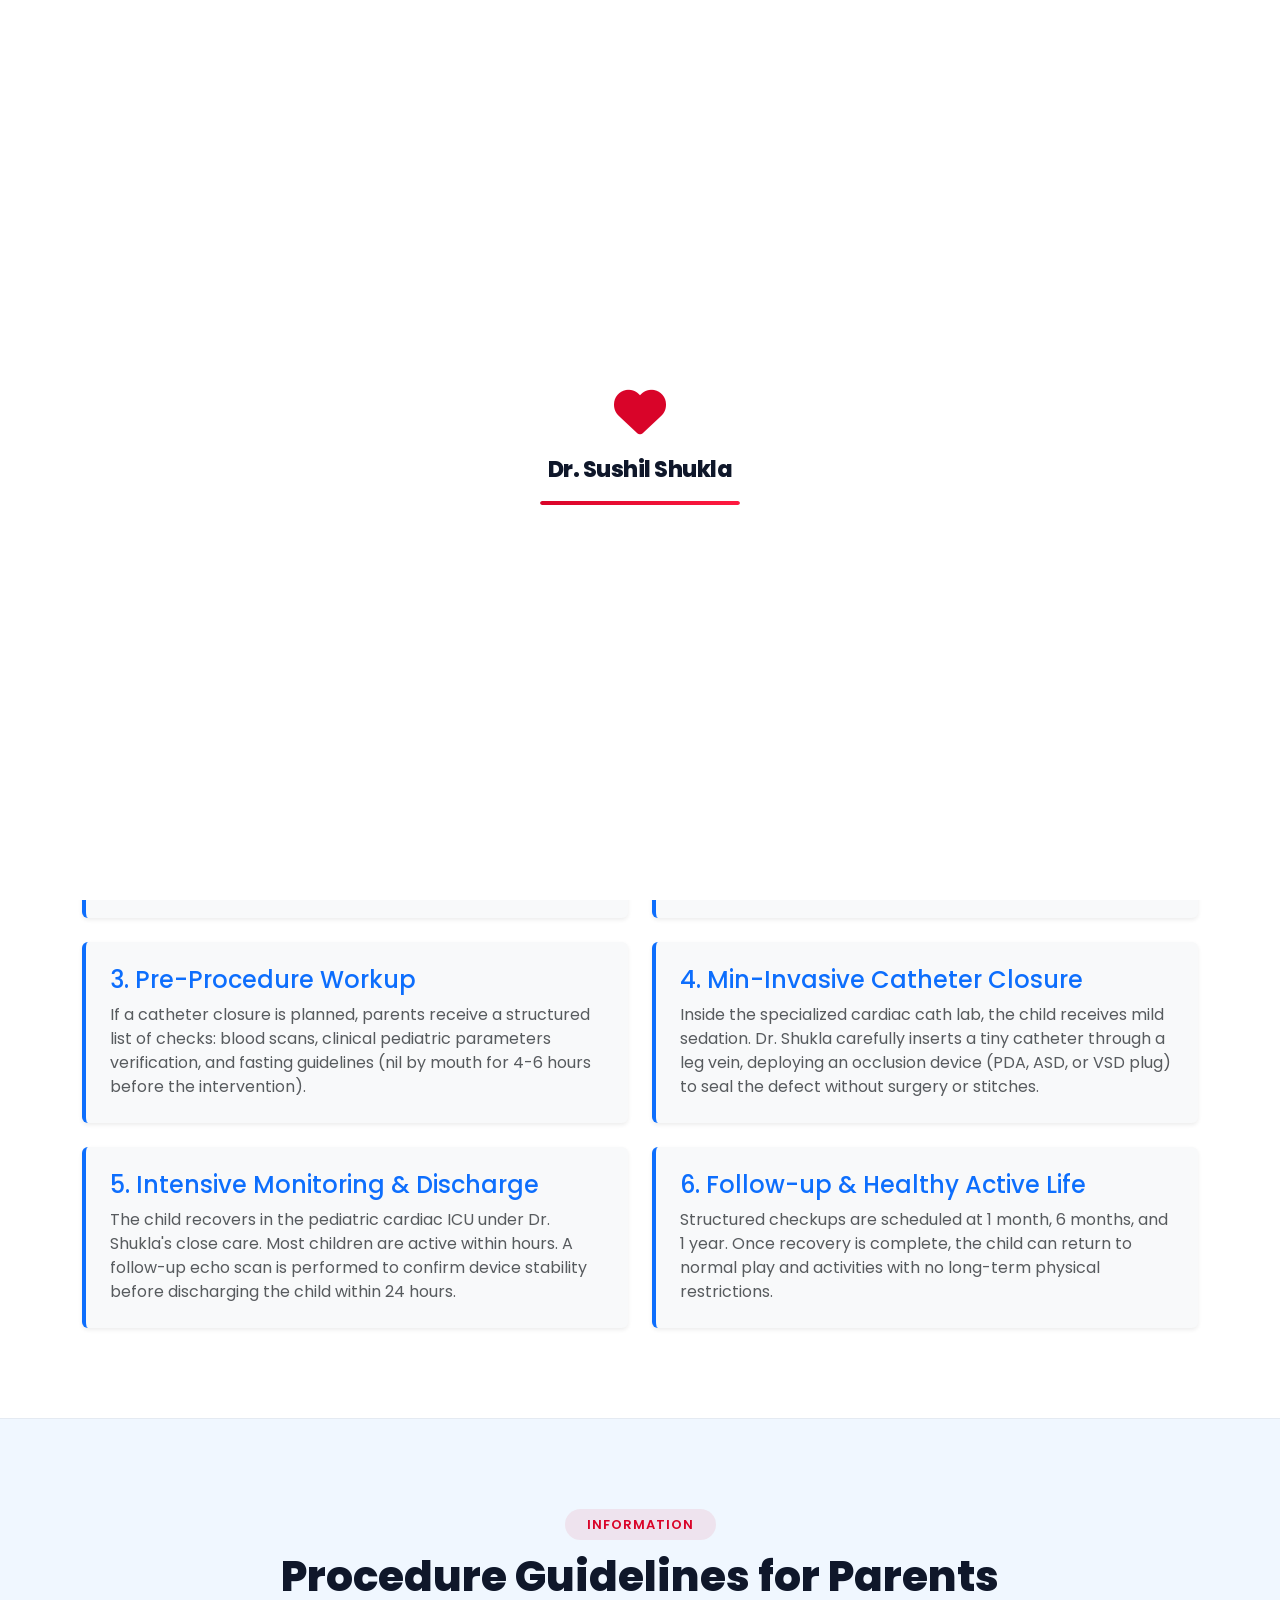
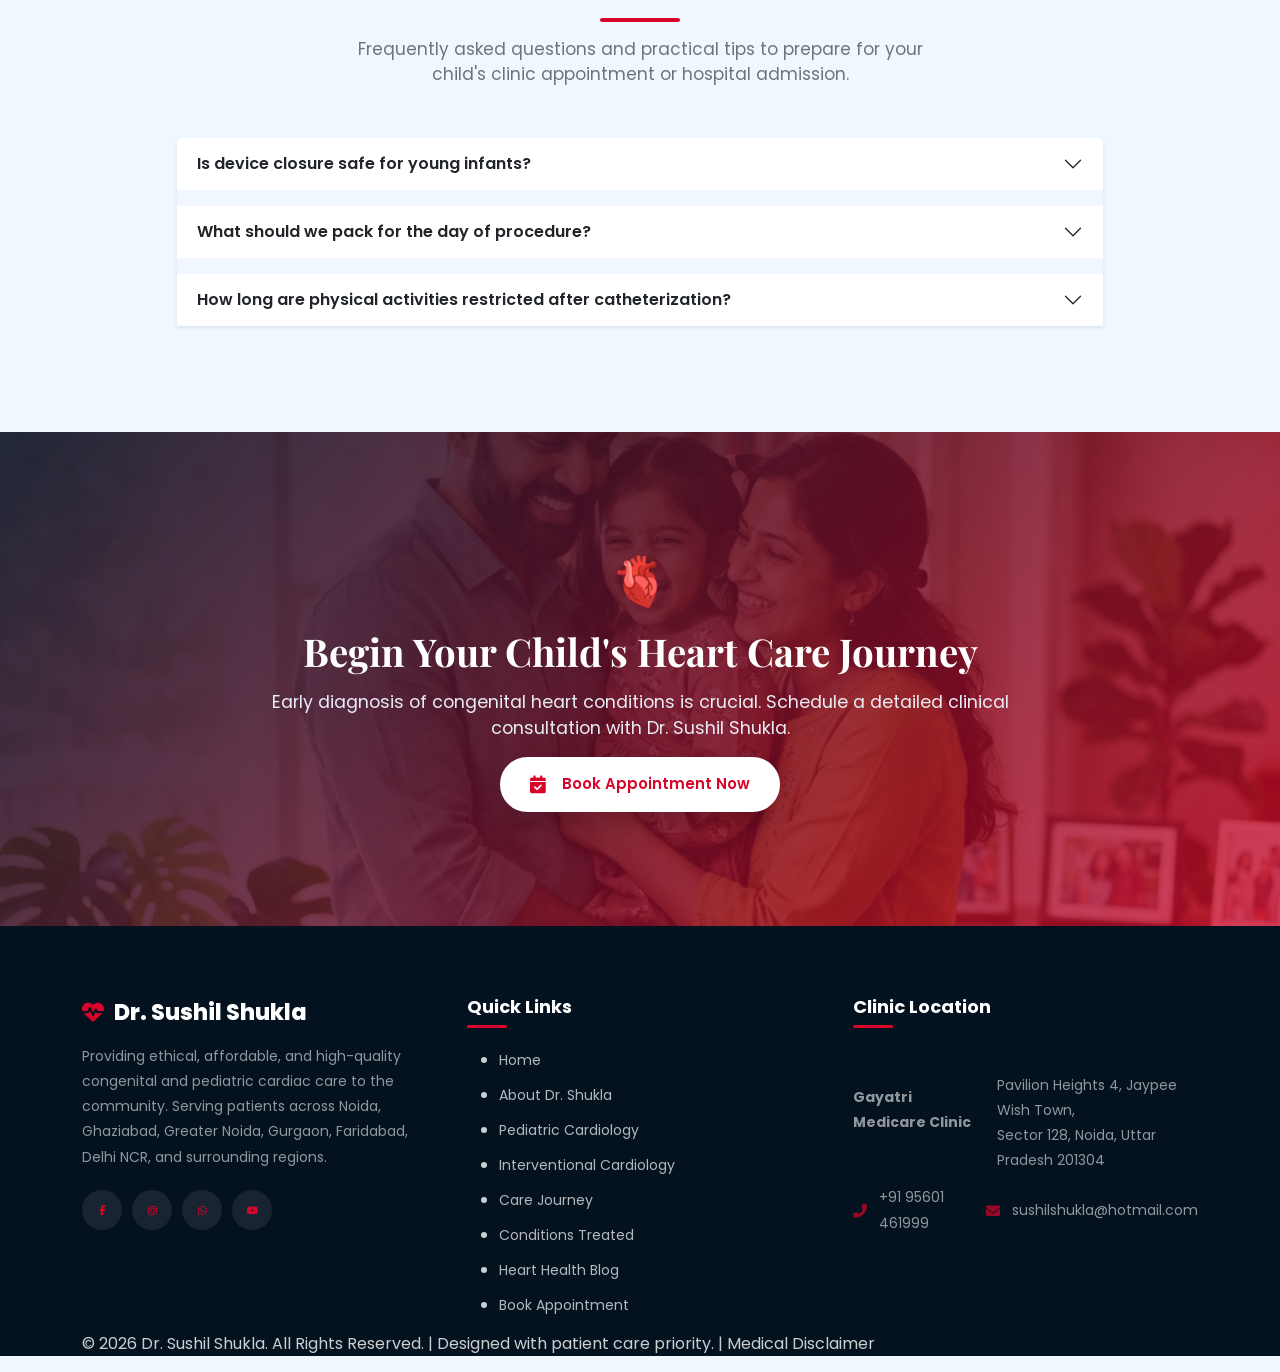
<file: patient-journey.html>
<!DOCTYPE html>
<html lang="en">
<head>
  <meta charset="UTF-8">
  <meta name="viewport" content="width=device-width, initial-scale=1.0">
  <title>Your Child's Care Journey | Dr. Sushil Shukla | Pediatric Cardiologist</title>
  <meta name="description" content="Understand the step-by-step pediatric heart care journey, diagnostic echocardiography scans, catheter device closures, post-op recovery guidelines by Dr. Sushil Shukla.">
  
  <!-- Favicons and PWA -->
  <link rel="icon" type="image/x-icon" href="favicon.ico">
  <link rel="apple-touch-icon" sizes="180x180" href="apple-touch-icon.png">
  <link rel="manifest" href="manifest.json">
  
  <!-- FontAwesome & Google Fonts -->
  <link rel="stylesheet" href="https://cdnjs.cloudflare.com/ajax/libs/font-awesome/6.4.0/css/all.min.css">
  <link rel="preconnect" href="https://fonts.googleapis.com">
  <link rel="preconnect" href="https://fonts.gstatic.com" crossorigin>
  <link href="https://fonts.googleapis.com/css2?family=Playfair+Display:wght@600;700&family=Poppins:wght@300;400;500;600;700&display=swap" rel="stylesheet">
  
  <!-- Bootstrap 5 CSS -->
  <link href="https://cdn.jsdelivr.net/npm/bootstrap@5.3.0/dist/css/bootstrap.min.css" rel="stylesheet">
  
  <!-- AOS CSS -->
  <link href="https://unpkg.com/aos@2.3.1/dist/aos.css" rel="stylesheet">
  
  <!-- Custom CSS -->
  <link rel="stylesheet" href="style.css?v=2.0.2">
</head>
<body>

  <!-- PRELOADER -->
  <div id="preloader">
    <div class="preloader-content">
      <div class="preloader-heart"><i class="fas fa-heart"></i></div>
      <div class="preloader-text">Dr. Sushil Shukla</div>
      <div class="preloader-bar"><div class="preloader-bar-fill"></div></div>
    </div>
  </div>

  <!-- EMERGENCY BANNER -->
  <div class="emergency-banner">
    <div class="container d-flex justify-content-between align-items-center flex-wrap">
      <span class="emergency-text">
        <i class="fas fa-exclamation-triangle"></i> <strong>Pediatric Cardiac Care:</strong> Dr. Sushil Shukla, Noida, Delhi NCR
      </span>
      <a href="tel:95601461999" class="emergency-phone">
        <i class="fas fa-phone-alt"></i> +91 95601 461999
      </a>
    </div>
  </div>

  <!-- NAVBAR -->
  <nav id="navbar" class="navbar navbar-expand-lg">
    <div class="container">
      <a class="logo navbar-brand" href="index.html">
        <i class="fas fa-heartbeat"></i> Dr. Sushil Shukla
      </a>
      <button class="navbar-toggler" type="button" data-bs-toggle="collapse" data-bs-target="#navMenu" 
              aria-controls="navMenu" aria-expanded="false" aria-label="Toggle navigation">
        <span class="navbar-toggler-icon"></span>
      </button>
      <div class="collapse navbar-collapse" id="navMenu">
        <ul class="navbar-nav ms-auto">
          <li class="nav-item"><a class="nav-link" href="index.html">Home</a></li>
          
          <!-- About Dropdown -->
          <li class="nav-item dropdown">
            <a class="nav-link dropdown-toggle" href="#" id="aboutDropdown" role="button" data-bs-toggle="dropdown" aria-expanded="false">
              About Dr. Shukla
            </a>
            <ul class="dropdown-menu" aria-labelledby="aboutDropdown">
              <li><a class="dropdown-item" href="about.html">Profile & Philosophy</a></li>
              <li><a class="dropdown-item" href="qualifications.html">Qualifications & Timeline</a></li>
              <li><a class="dropdown-item" href="academic.html">Academic & Achievements</a></li>
            </ul>
          </li>
          
          <!-- Clinical Specialties Dropdown -->
          <li class="nav-item dropdown">
            <a class="nav-link dropdown-toggle" href="#" id="specialtiesDropdown" role="button" data-bs-toggle="dropdown" aria-expanded="false">
              Specialties
            </a>
            <ul class="dropdown-menu" aria-labelledby="specialtiesDropdown">
              <li><a class="dropdown-item" href="pediatric-cardiology.html">Pediatric Cardiology</a></li>
              <li><a class="dropdown-item" href="interventional-cardiology.html">Interventional Cardiology</a></li>
            </ul>
          </li>
          
          <li class="nav-item"><a class="nav-link active" href="patient-journey.html">Care Journey</a></li>
          <li class="nav-item"><a class="nav-link" href="expertise.html">Conditions Treated</a></li>
          <li class="nav-item"><a class="nav-link" href="blog.html">Blog & Tools</a></li>
          <li class="nav-item"><a class="nav-link" href="contact.html">Book Appointment</a></li>
        </ul>
      </div>
    </div>
  </nav>

  <!-- HEADER BANNER -->
  <section class="section-padding bg-primary text-white text-center" style="background: linear-gradient(135deg, var(--primary), var(--primary-dark));">
    <div class="container py-4">
      <h1 class="display-5 fw-bold">Your Child's Care Journey</h1>
      <p class="lead">A complete, parent-friendly guide from initial diagnostic screening to complete recovery.</p>
    </div>
  </section>

  <!-- CARE TIMELINE SECTION -->
  <section class="section-padding" style="background: var(--white);">
    <div class="container">
      <div class="section-header" data-aos="fade-up">
        <span class="section-tag">Care Process</span>
        <h2 class="heading">Step-by-Step Congenital Care</h2>
        <p class="section-sub">We walk hand-in-hand with parents to ensure absolute clarity, safety, and a calm healing environment for every child.</p>
      </div>

      <div class="row g-4">
        <!-- Step 1 -->
        <div class="col-lg-6" data-aos="fade-right" data-aos-delay="100">
          <div class="p-4 bg-light rounded shadow-sm h-100 border-start border-primary border-4">
            <h4 class="text-primary mb-2">1. Initial Evaluation & Echocardiography</h4>
            <p class="mb-0 text-muted">The journey begins with non-invasive screenings. Dr. Shukla performs pediatric Doppler echo tests or fetal echo screens to evaluate cardiac structures, trace flow velocities, and pinpoint congenital defects precisely without any pain or radiation.</p>
          </div>
        </div>

        <!-- Step 2 -->
        <div class="col-lg-6" data-aos="fade-left" data-aos-delay="200">
          <div class="p-4 bg-light rounded shadow-sm h-100 border-start border-primary border-4">
            <h4 class="text-primary mb-2">2. Parent Counseling & Detailed Discussion</h4>
            <p class="mb-0 text-muted">Once the diagnosis is established, Dr. Shukla hosts a detailed counseling session. Using anatomical diagrams, he explains the condition to parents, addresses doubts, and discusses treatment routes (monitoring vs. non-surgical device closure).</p>
          </div>
        </div>

        <!-- Step 3 -->
        <div class="col-lg-6" data-aos="fade-right" data-aos-delay="300">
          <div class="p-4 bg-light rounded shadow-sm h-100 border-start border-primary border-4">
            <h4 class="text-primary mb-2">3. Pre-Procedure Workup</h4>
            <p class="mb-0 text-muted">If a catheter closure is planned, parents receive a structured list of checks: blood scans, clinical pediatric parameters verification, and fasting guidelines (nil by mouth for 4-6 hours before the intervention).</p>
          </div>
        </div>

        <!-- Step 4 -->
        <div class="col-lg-6" data-aos="fade-left" data-aos-delay="400">
          <div class="p-4 bg-light rounded shadow-sm h-100 border-start border-primary border-4">
            <h4 class="text-primary mb-2">4. Min-Invasive Catheter Closure</h4>
            <p class="mb-0 text-muted">Inside the specialized cardiac cath lab, the child receives mild sedation. Dr. Shukla carefully inserts a tiny catheter through a leg vein, deploying an occlusion device (PDA, ASD, or VSD plug) to seal the defect without surgery or stitches.</p>
          </div>
        </div>

        <!-- Step 5 -->
        <div class="col-lg-6" data-aos="fade-right" data-aos-delay="500">
          <div class="p-4 bg-light rounded shadow-sm h-100 border-start border-primary border-4">
            <h4 class="text-primary mb-2">5. Intensive Monitoring & Discharge</h4>
            <p class="mb-0 text-muted">The child recovers in the pediatric cardiac ICU under Dr. Shukla's close care. Most children are active within hours. A follow-up echo scan is performed to confirm device stability before discharging the child within 24 hours.</p>
          </div>
        </div>

        <!-- Step 6 -->
        <div class="col-lg-6" data-aos="fade-left" data-aos-delay="600">
          <div class="p-4 bg-light rounded shadow-sm h-100 border-start border-primary border-4">
            <h4 class="text-primary mb-2">6. Follow-up & Healthy Active Life</h4>
            <p class="mb-0 text-muted">Structured checkups are scheduled at 1 month, 6 months, and 1 year. Once recovery is complete, the child can return to normal play and activities with no long-term physical restrictions.</p>
          </div>
        </div>
      </div>
    </div>
  </section>

  <!-- PARENTS FAQ GUIDE -->
  <section class="section-padding" style="background: var(--light); border-top: 1px solid rgba(0,0,0,.05);">
    <div class="container">
      <div class="section-header" data-aos="fade-up">
        <span class="section-tag">Information</span>
        <h2 class="heading">Procedure Guidelines for Parents</h2>
        <p class="section-sub">Frequently asked questions and practical tips to prepare for your child's clinic appointment or hospital admission.</p>
      </div>

      <div class="row g-4 justify-content-center">
        <div class="col-lg-10" data-aos="fade-up">
          <div class="accordion shadow-sm" id="journeyAccordion">
            <!-- FAQ 1 -->
            <div class="accordion-item border-0 mb-3 rounded">
              <h2 class="accordion-header" id="faqHeadingOne">
                <button class="accordion-button collapsed fw-semibold" type="button" data-bs-toggle="collapse" data-bs-target="#faqCollapseOne" aria-expanded="false" aria-controls="faqCollapseOne">
                  Is device closure safe for young infants?
                </button>
              </h2>
              <div id="faqCollapseOne" class="accordion-collapse collapse" aria-labelledby="faqHeadingOne" data-bs-parent="#journeyAccordion">
                <div class="accordion-body bg-white text-muted">
                  Yes. Catheter-based device closures (for PDA, ASD, or VSD) are highly safe, FDA-approved, and standard non-surgical options worldwide. Dr. Shukla uses advanced echocardiography guidance during device positioning to ensure excellent safety.
                </div>
              </div>
            </div>

            <!-- FAQ 2 -->
            <div class="accordion-item border-0 mb-3 rounded">
              <h2 class="accordion-header" id="faqHeadingTwo">
                <button class="accordion-button collapsed fw-semibold" type="button" data-bs-toggle="collapse" data-bs-target="#faqCollapseTwo" aria-expanded="false" aria-controls="faqCollapseTwo">
                  What should we pack for the day of procedure?
                </button>
              </h2>
              <div id="faqCollapseTwo" class="accordion-collapse collapse" aria-labelledby="faqHeadingTwo" data-bs-parent="#journeyAccordion">
                <div class="accordion-body bg-white text-muted">
                  We recommend packing comfortable loose-fitting clothes for your child, their favorite soft toy or blanket to soothe them, copy of all previous diagnostics (Doppler echo reports), and any child-care essentials (diapers/formula milk for infants).
                </div>
              </div>
            </div>

            <!-- FAQ 3 -->
            <div class="accordion-item border-0 mb-3 rounded">
              <h2 class="accordion-header" id="faqHeadingThree">
                <button class="accordion-button collapsed fw-semibold" type="button" data-bs-toggle="collapse" data-bs-target="#faqCollapseThree" aria-expanded="false" aria-controls="faqCollapseThree">
                  How long are physical activities restricted after catheterization?
                </button>
              </h2>
              <div id="faqCollapseThree" class="accordion-collapse collapse" aria-labelledby="faqHeadingThree" data-bs-parent="#journeyAccordion">
                <div class="accordion-body bg-white text-muted">
                  Typically, active contact sports or heavy swimming are restricted for only 1 to 2 weeks to allow the puncture site in the leg to heal fully. Normal walking, playing inside the house, and attending school can resume within 3 to 4 days.
                </div>
              </div>
            </div>
          </div>
        </div>
      </div>
    </div>
  </section>

  <!-- APPOINTMENT CTA -->
  <section class="urgent-care section-padding">
    <div class="container" data-aos="zoom-in">
      <div class="urgent-content text-center py-4">
        <span class="urgent-icon">🫀</span>
        <h1>Begin Your Child's Heart Care Journey</h1>
        <p class="urgent-msg">Early diagnosis of congenital heart conditions is crucial. Schedule a detailed clinical consultation with Dr. Sushil Shukla.</p>
        <a href="contact.html" class="btn btn-white btn-lg mt-3">
          <i class="fas fa-calendar-check me-2"></i> Book Appointment Now
        </a>
      </div>
    </div>
  </section>

  <!-- FOOTER -->
  <footer class="footer">
    <div class="container">
      <div class="footer-grid">
        <div class="footer-col">
          <div class="footer-logo">
            <i class="fas fa-heartbeat"></i> Dr. Sushil Shukla
          </div>
          <p class="footer-desc">Providing ethical, affordable, and high-quality congenital and pediatric cardiac care to the community. Serving patients across Noida, Ghaziabad, Greater Noida, Gurgaon, Faridabad, Delhi NCR, and surrounding regions.</p>
          <div class="social-links">
            <a href="#" aria-label="Facebook"><i class="fab fa-facebook-f"></i></a>
            <a href="#" aria-label="Instagram"><i class="fab fa-instagram"></i></a>
            <a href="https://wa.me/9195601461999" aria-label="WhatsApp"><i class="fab fa-whatsapp"></i></a>
            <a href="#" aria-label="YouTube"><i class="fab fa-youtube"></i></a>
          </div>
        </div>
        <div class="footer-col">
          <h3>Quick Links</h3>
          <ul class="footer-links">
            <li><a href="index.html">Home</a></li>
            <li><a href="about.html">About Dr. Shukla</a></li>
            <li><a href="pediatric-cardiology.html">Pediatric Cardiology</a></li>
            <li><a href="interventional-cardiology.html">Interventional Cardiology</a></li>
            <li><a href="patient-journey.html">Care Journey</a></li>
            <li><a href="expertise.html">Conditions Treated</a></li>
            <li><a href="blog.html">Heart Health Blog</a></li>
            <li><a href="contact.html">Book Appointment</a></li>
          </ul>
        </div>
        <div class="footer-col">
          <h3>Clinic Location</h3>
          <p class="footer-desc">
            <strong>Gayatri Medicare Clinic</strong><br>
            Pavilion Heights 4, Jaypee Wish Town,<br>
            Sector 128, Noida, Uttar Pradesh 201304
          </p>
          <p class="footer-desc">
            <i class="fas fa-phone-alt"></i> +91 95601 461999<br>
            <i class="fas fa-envelope"></i> sushilshukla@hotmail.com
          </p>
        </div>
      </div>
      <div class="footer-bottom">
        <p>&copy; 2026 Dr. Sushil Shukla. All Rights Reserved. | Designed with patient care priority. | <a href="contact.html#disclaimer">Medical Disclaimer</a></p>
      </div>
    </div>
  </footer>

  <!-- Bootstrap & AOS JS -->
  <script src="https://cdn.jsdelivr.net/npm/bootstrap@5.3.0/dist/js/bootstrap.bundle.min.js"></script>
  <script src="https://unpkg.com/aos@2.3.1/dist/aos.js"></script>
  <script src="script.js?v=2.0.2"></script>
</body>
</html>
</file>
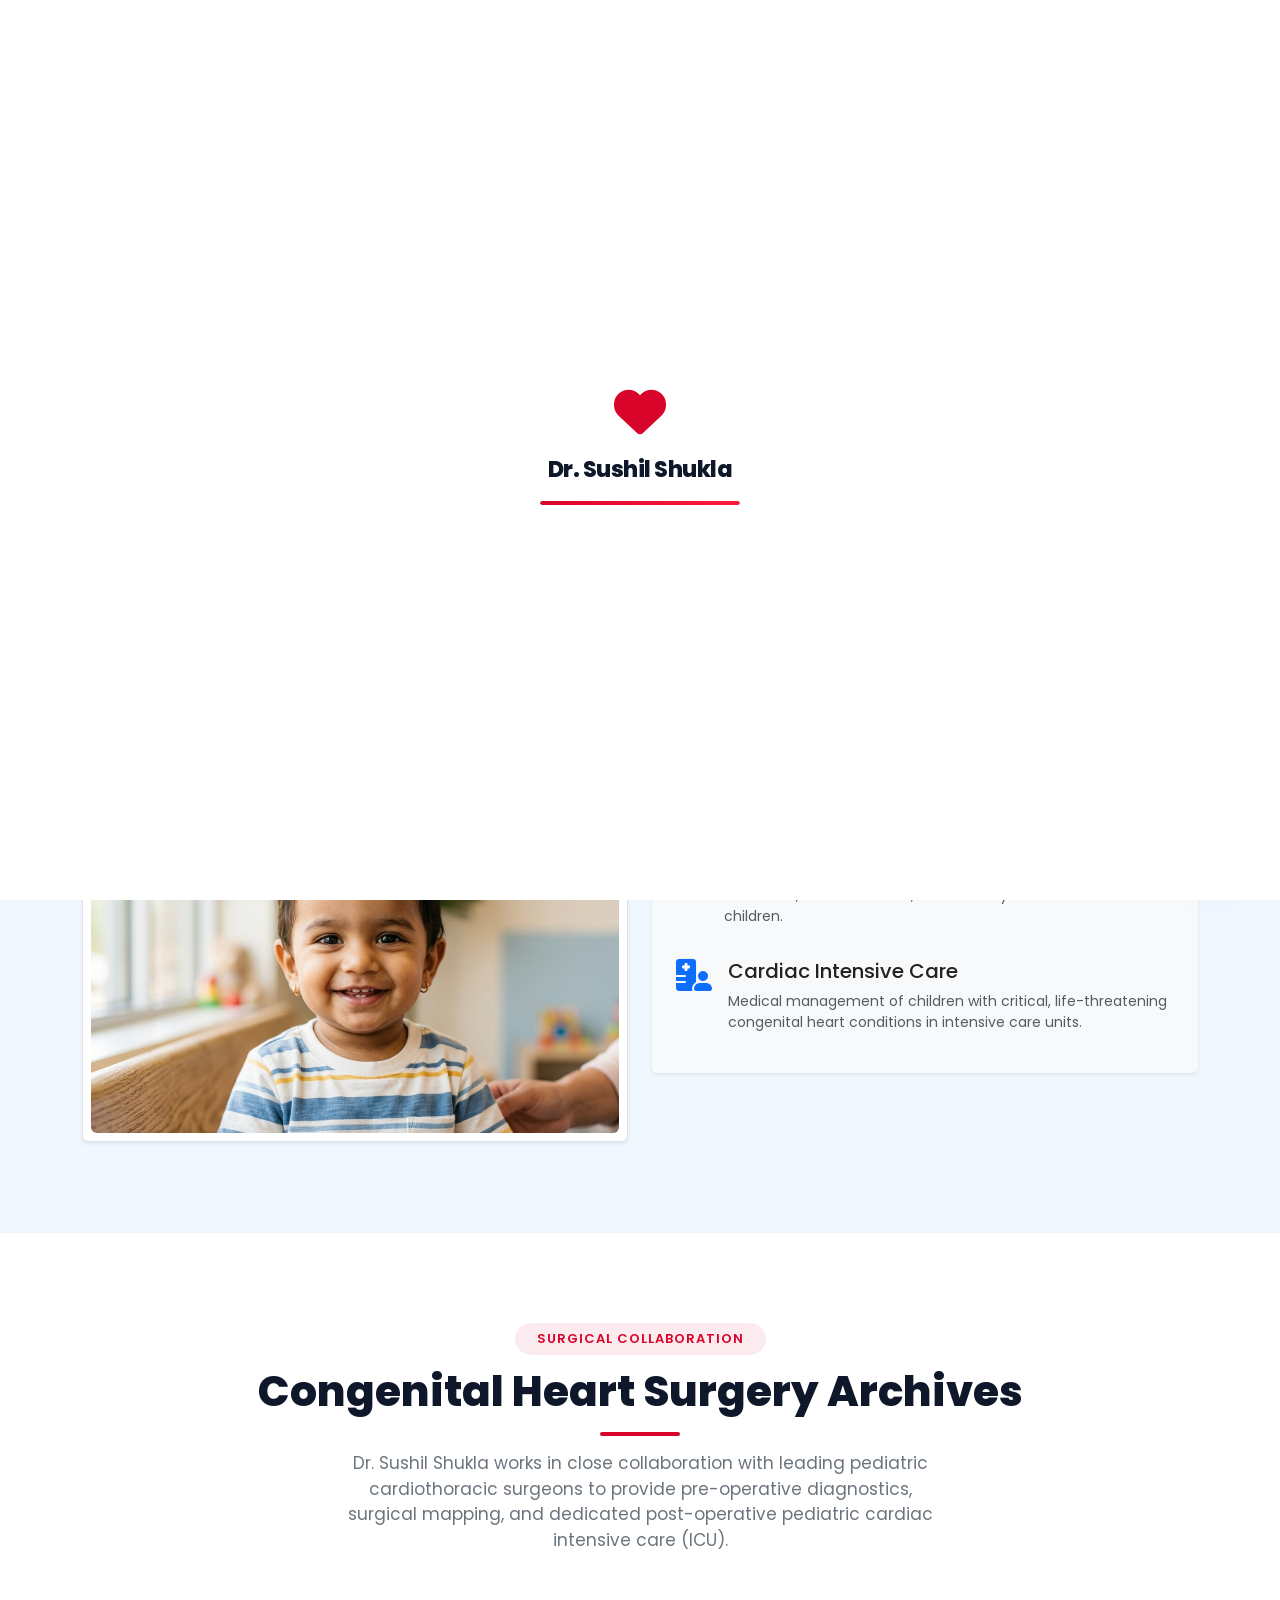
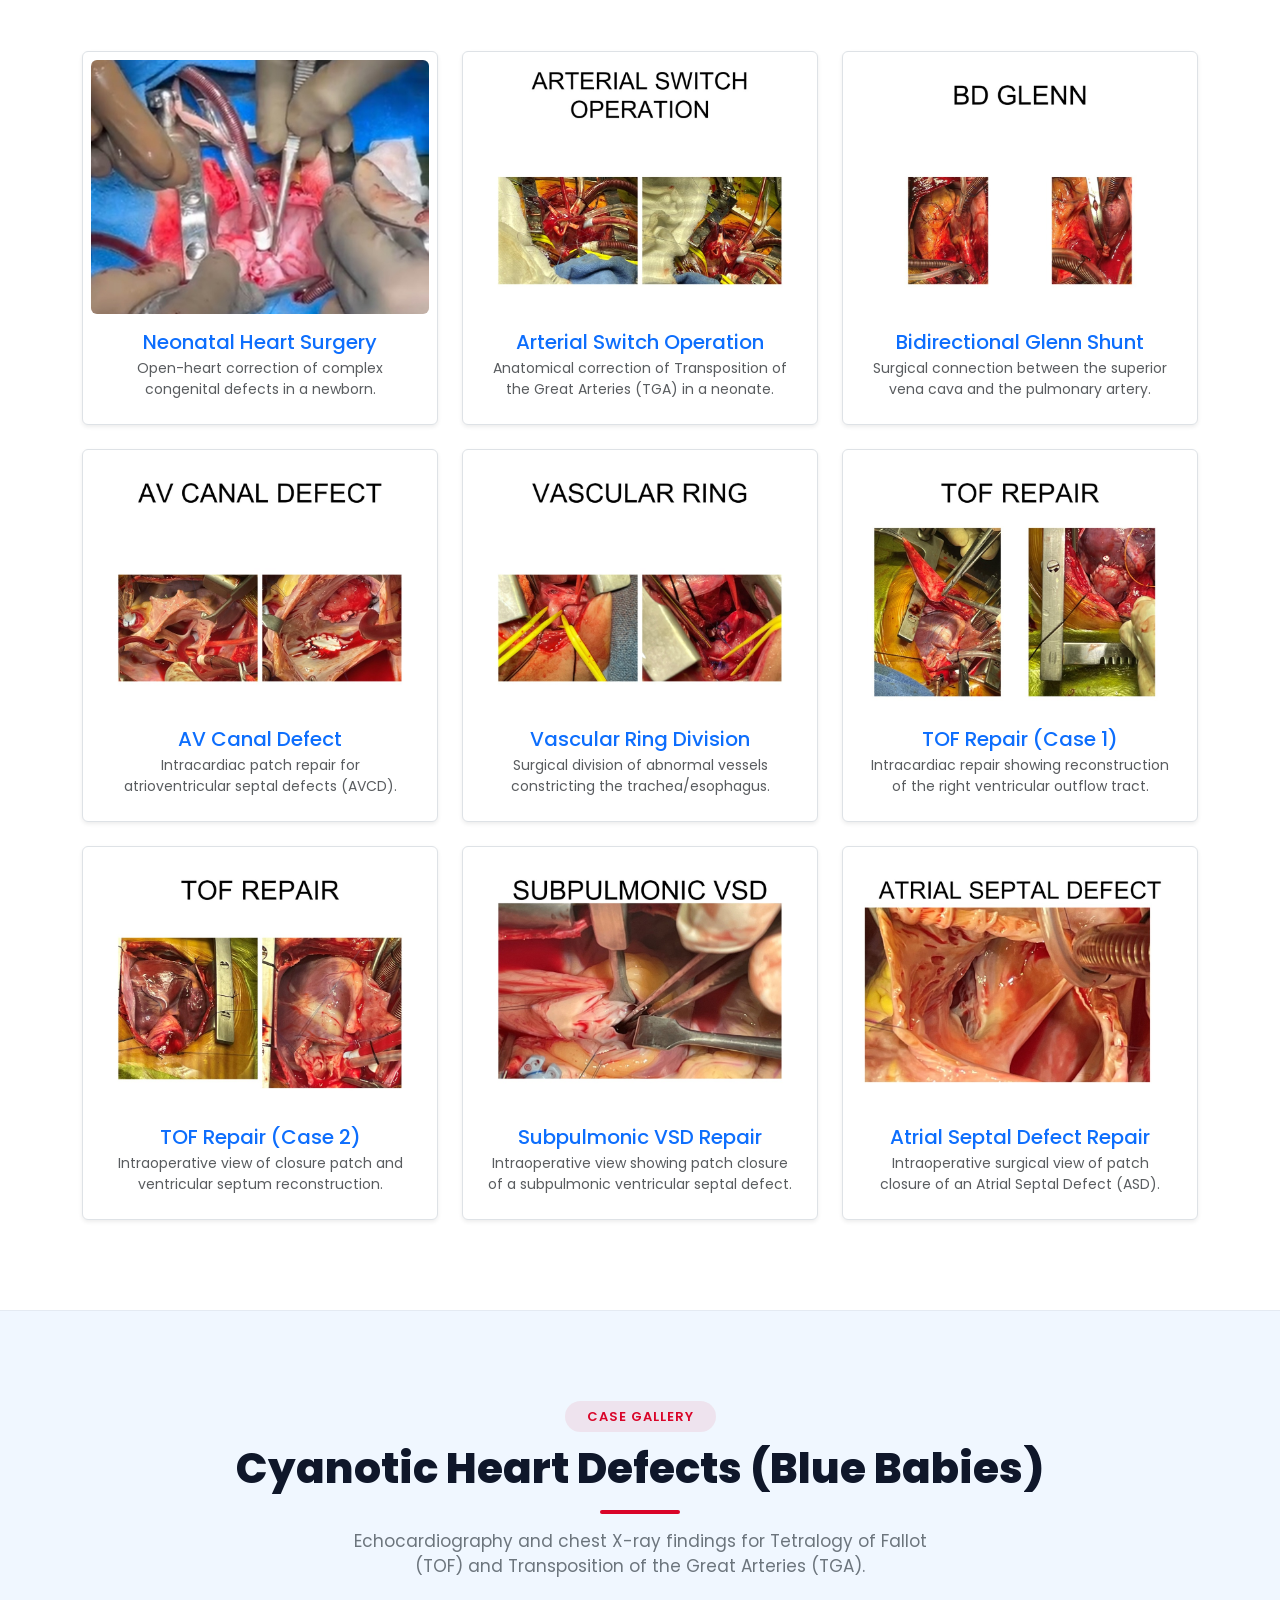
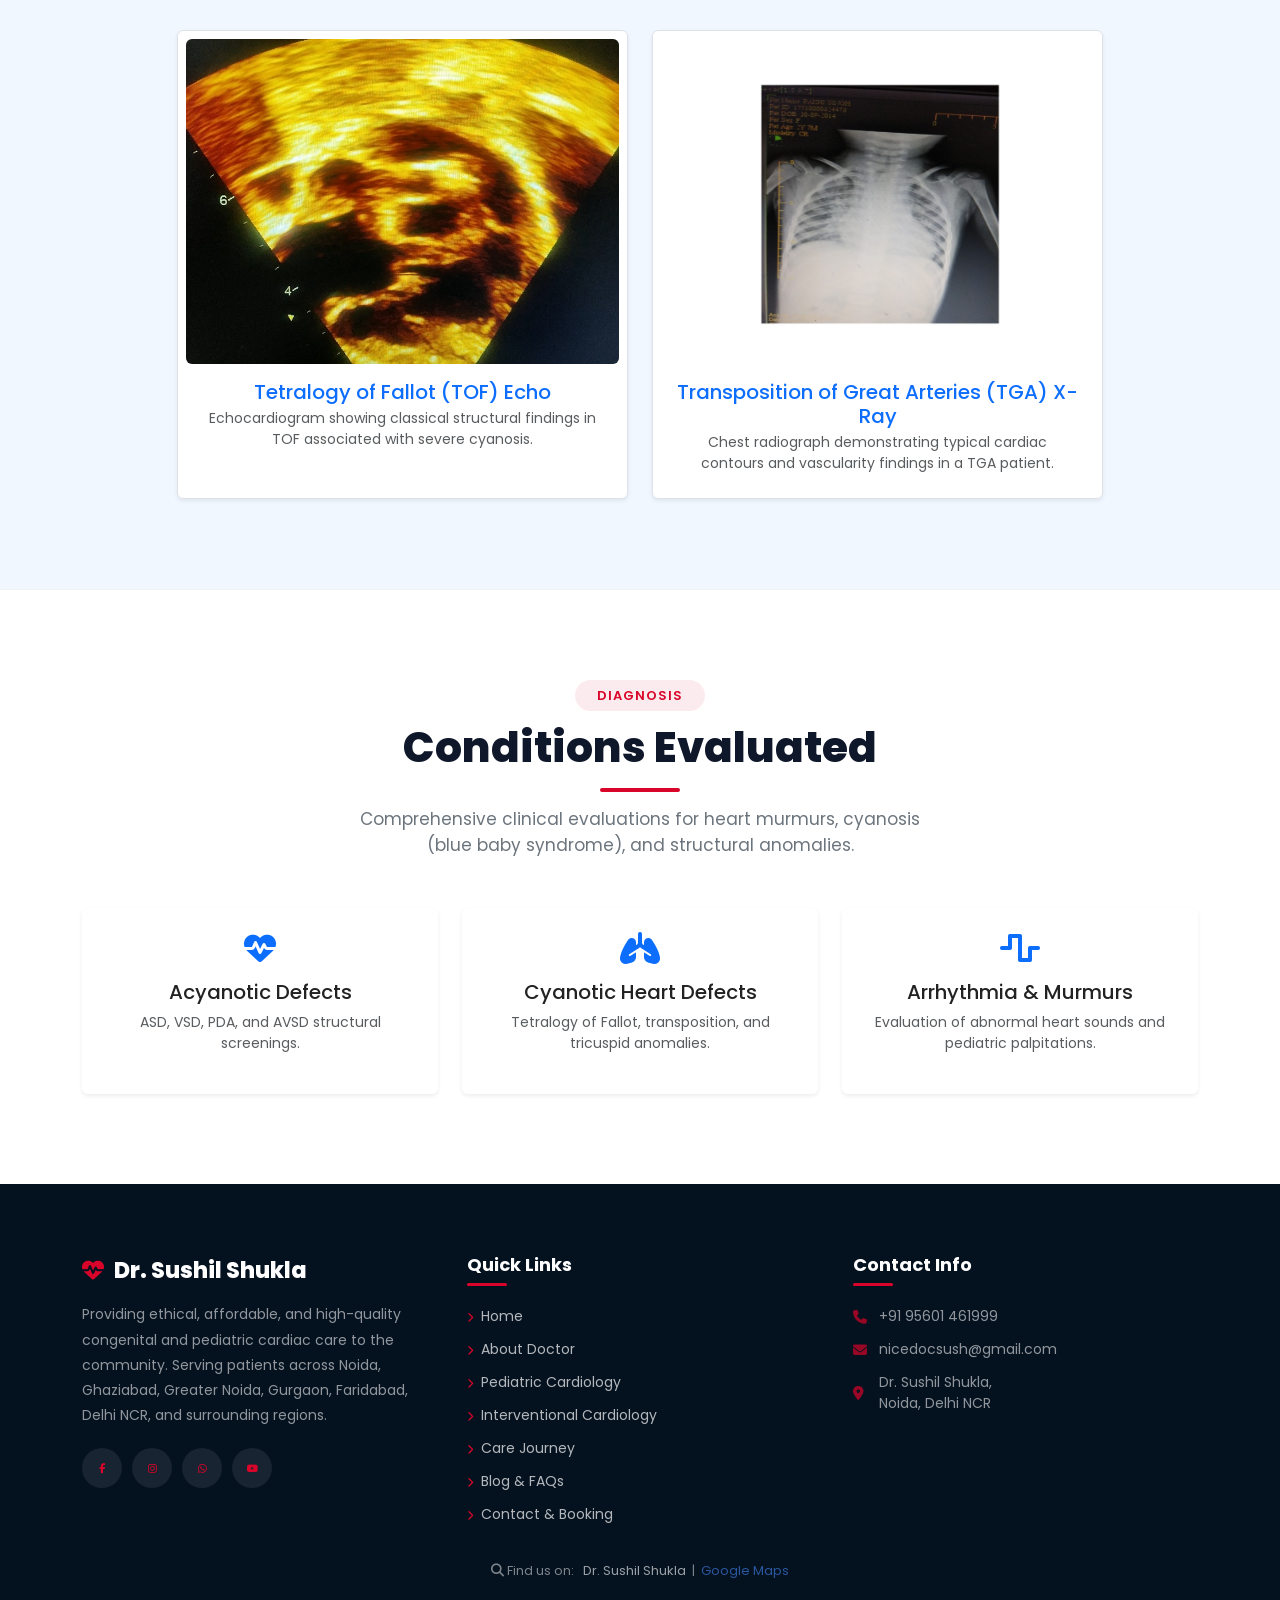
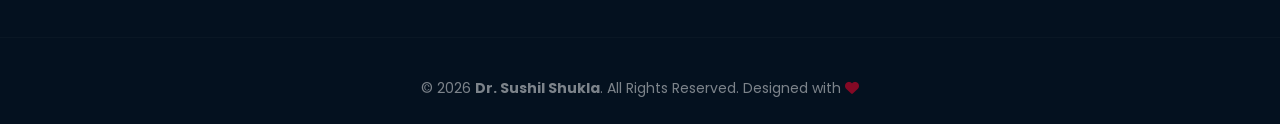
<file: pediatric-cardiology.html>
<!DOCTYPE html>
<html lang="en">
<head>
  <meta charset="UTF-8">
  <meta name="viewport" content="width=device-width, initial-scale=1.0">
  <meta http-equiv="Cache-Control" content="no-cache, no-store, must-revalidate">
  <meta http-equiv="Pragma" content="no-cache">
  <meta http-equiv="Expires" content="0">
  <script>
    (function() {
      var key = 'shukla_v12_cache_purged';
      if (!localStorage.getItem(key)) {
        localStorage.setItem(key, 'true');
        if ('serviceWorker' in navigator) {
          navigator.serviceWorker.getRegistrations().then(function(regs) {
            for (var i = 0; i < regs.length; i++) regs[i].unregister();
          });
        }
        if ('caches' in window) {
          caches.keys().then(function(names) {
            for (var i = 0; i < names.length; i++) caches.delete(names[i]);
          });
        }
        window.location.reload(true);
      }
    })();
  </script>
  <title>Pediatric Cardiology Services | Dr. Sushil Shukla</title>
  <meta name="description" content="Specialized pediatric cardiac screening, fetal echocardiography, advanced echo diagnostic services by Dr. Sushil Shukla.">
  <meta name="robots" content="index, follow">
  
  <!-- Google Fonts -->
  <link rel="preconnect" href="https://fonts.googleapis.com">
  <link href="https://fonts.googleapis.com/css2?family=Poppins:wght@300;400;500;600;700;800&family=Playfair+Display:wght@700&display=swap" rel="stylesheet">
  
  <!-- Bootstrap 5 -->
  <link href="https://cdn.jsdelivr.net/npm/bootstrap@5.3.3/dist/css/bootstrap.min.css" rel="stylesheet">
  
  <!-- Font Awesome 6 -->
  <link rel="stylesheet" href="https://cdnjs.cloudflare.com/ajax/libs/font-awesome/6.5.1/css/all.min.css">
  
  <!-- AOS Animation Library -->
  <link href="https://unpkg.com/aos@2.3.1/dist/aos.css" rel="stylesheet">
  
  <!-- Swiper.js -->
  <link rel="stylesheet" href="https://cdn.jsdelivr.net/npm/swiper@11/swiper-bundle.min.css">
  
  <!-- PWA Manifest -->
  <link rel="manifest" href="manifest.json">
  <meta name="theme-color" content="#d90429">
  <meta name="apple-mobile-web-app-capable" content="yes">
  <meta name="apple-mobile-web-app-status-bar-style" content="black-translucent">
  <meta name="apple-mobile-web-app-title" content="Dr. Sushil Shukla">
  
  <!-- Link to External Stylesheet -->
  <link rel="stylesheet" href="style.css?v=2.0.2">
</head>
<body>
  <!-- PRELOADER -->
  <div id="preloader">
    <div class="preloader-content">
      <div class="preloader-heart"><i class="fas fa-heart"></i></div>
      <div class="preloader-text">Dr. Sushil Shukla</div>
      <div class="preloader-bar"><div class="preloader-bar-fill"></div></div>
    </div>
  </div>

  <!-- EMERGENCY BANNER -->
  <div class="emergency-banner">
    <div class="container d-flex justify-content-between align-items-center flex-wrap">
      <span class="emergency-text">
        <i class="fas fa-exclamation-triangle"></i> <strong>Pediatric Cardiac Care:</strong> Dr. Sushil Shukla, Noida, Delhi NCR
      </span>
      <a href="tel:95601461999" class="emergency-phone">
        <i class="fas fa-phone-alt"></i> +91 95601 461999
      </a>
    </div>
  </div>

  <!-- NAVBAR -->
  <nav id="navbar" class="navbar navbar-expand-lg">
    <div class="container">
      <a class="logo navbar-brand" href="index.html">
        <i class="fas fa-heartbeat"></i> Dr. Sushil Shukla
      </a>
      <button class="navbar-toggler" type="button" data-bs-toggle="collapse" data-bs-target="#navMenu" 
              aria-controls="navMenu" aria-expanded="false" aria-label="Toggle navigation">
        <span class="navbar-toggler-icon"></span>
      </button>
      <div class="collapse navbar-collapse" id="navMenu">
        <ul class="navbar-nav ms-auto">
          <li class="nav-item"><a class="nav-link" href="index.html">Home</a></li>
          
          <!-- About Dropdown -->
          <li class="nav-item dropdown">
            <a class="nav-link dropdown-toggle" href="#" id="aboutDropdown" role="button" data-bs-toggle="dropdown" aria-expanded="false">
              About Dr. Shukla
            </a>
            <ul class="dropdown-menu" aria-labelledby="aboutDropdown">
              <li><a class="dropdown-item" href="about.html">Profile & Philosophy</a></li>
              <li><a class="dropdown-item" href="qualifications.html">Qualifications & Timeline</a></li>
              <li><a class="dropdown-item" href="academic.html">Academic & Achievements</a></li>
            </ul>
          </li>
          
          <!-- Clinical Specialties Dropdown -->
          <li class="nav-item dropdown">
            <a class="nav-link dropdown-toggle" href="#" id="specialtiesDropdown" role="button" data-bs-toggle="dropdown" aria-expanded="false">
              Specialties
            </a>
            <ul class="dropdown-menu" aria-labelledby="specialtiesDropdown">
              <li><a class="dropdown-item" href="pediatric-cardiology.html">Pediatric Cardiology</a></li>
              <li><a class="dropdown-item" href="interventional-cardiology.html">Interventional Cardiology</a></li>
            </ul>
          </li>
          
          <li class="nav-item"><a class="nav-link" href="patient-journey.html">Care Journey</a></li>
          <li class="nav-item"><a class="nav-link" href="expertise.html">Conditions Treated</a></li>
          <li class="nav-item"><a class="nav-link" href="blog.html">Blog & Tools</a></li>
          <li class="nav-item"><a class="nav-link" href="contact.html">Book Appointment</a></li>
        </ul>
      </div>
    </div>
  </nav>


  <!-- HEADER BANNER -->
  <section class="section-padding bg-primary text-white text-center" style="background: linear-gradient(135deg, var(--primary), var(--primary-dark));">
    <div class="container py-4">
      <h1 class="display-5 fw-bold">Pediatric Cardiology</h1>
      <p class="lead">Non-Invasive Diagnostic Screenings & Comprehensive Care</p>
    </div>
  </section>

  <!-- OVERVIEW -->
  <section class="section-padding">
    <div class="container">
      <div class="row align-items-center">
        <div class="col-lg-6" data-aos="fade-right">
          <div class="section-header text-start">
            <span class="section-tag">Clinical Services</span>
            <h2 class="heading text-start">Pediatric Heart Care</h2>
          </div>
          <p class="lead">Dr. Sushil Shukla provides expert diagnostic evaluations, prenatal screenings, and medical management for infants, toddlers, children, and adolescents with heart conditions.</p>
          <p>By leveraging advanced diagnostic modalities, Dr. Shukla is able to detect congenital defects early, allowing families to plan appropriate timing for interventional closures or clinical monitoring.</p>
          <div class="mt-4 rounded overflow-hidden shadow-sm p-2 bg-white border">
            <img src="images/happy-child.png" class="img-fluid w-100 rounded" alt="Happy Healthy Child" style="max-height: 250px; object-fit: cover;">
          </div>
        </div>
        <div class="col-lg-6" data-aos="fade-left">
          <div class="p-4 bg-light rounded shadow-sm">
            <h4 class="text-primary mb-3"><i class="fas fa-stethoscope me-2"></i> Key Non-Invasive Services</h4>
            <div class="d-flex mb-3" id="fetal-echo">
              <div class="me-3 text-primary"><i class="fas fa-baby-carriage fa-2x"></i></div>
              <div>
                <h5>Fetal Echocardiography &amp; Prenatal Heart Assessment</h5>
                <p class="small text-muted">Specialized fetal echocardiography for prenatal assessment of the baby's heart, including detection and detailed evaluation of suspected congenital heart defects, rhythm abnormalities, and other cardiac conditions. Early diagnosis enables appropriate counselling and coordinated planning of delivery and postnatal cardiac care when required.</p>
              </div>
            </div>
            <div class="d-flex mb-3">
              <div class="me-3 text-primary"><i class="fas fa-heartbeat fa-2x"></i></div>
              <div>
                <h5>Pediatric Echocardiography</h5>
                <p class="small text-muted">High-resolution diagnostic ultrasound to assess cardiac structures, valve functions, and hemodynamics in infants and children.</p>
              </div>
            </div>
            <div class="d-flex">
              <div class="me-3 text-primary"><i class="fas fa-hospital-user fa-2x"></i></div>
              <div>
                <h5>Cardiac Intensive Care</h5>
                <p class="small text-muted">Medical management of children with critical, life-threatening congenital heart conditions in intensive care units.</p>
              </div>
            </div>
          </div>
        </div>
      </div>
    </div>
  </section>

  </section>

  <!-- CONGENITAL SURGERY SHOWCASE GALLERY -->
  <section class="section-padding" style="background:var(--white); border-top: 1px solid rgba(0,0,0,.05);">
    <div class="container">
      <div class="row align-items-center mb-5">
        <div class="col-lg-12 text-center" data-aos="fade-up">
          <div class="section-header">
            <span class="section-tag">Surgical Collaboration</span>
            <h2 class="heading">Congenital Heart Surgery Archives</h2>
            <p class="section-sub">Dr. Sushil Shukla works in close collaboration with leading pediatric cardiothoracic surgeons to provide pre-operative diagnostics, surgical mapping, and dedicated post-operative pediatric cardiac intensive care (ICU).</p>
          </div>
        </div>
      </div>

      <div class="row g-4 justify-content-center">
        <!-- Neonatal Cardiac Correction -->
        <div class="col-md-6 col-lg-4" data-aos="zoom-in" data-aos-delay="100">
          <div class="gallery-item rounded overflow-hidden shadow-sm bg-white p-2 border h-100">
            <img src="images/neonatal-surgery.jpg" class="img-fluid w-100 rounded" style="aspect-ratio:4/3;object-fit:cover;" alt="Neonatal Cardiac Correction">
            <div class="p-3 text-center">
              <h5 class="mb-1 text-primary">Neonatal Heart Surgery</h5>
              <p class="small text-muted mb-0">Open-heart correction of complex congenital defects in a newborn.</p>
            </div>
          </div>
        </div>

        <!-- Arterial Switch Operation -->
        <div class="col-md-6 col-lg-4" data-aos="zoom-in" data-aos-delay="200">
          <div class="gallery-item rounded overflow-hidden shadow-sm bg-white p-2 border h-100">
            <img src="images/arterial-switch.jpg" class="img-fluid w-100 rounded" style="aspect-ratio:4/3;object-fit:cover;" alt="Arterial Switch Operation">
            <div class="p-3 text-center">
              <h5 class="mb-1 text-primary">Arterial Switch Operation</h5>
              <p class="small text-muted mb-0">Anatomical correction of Transposition of the Great Arteries (TGA) in a neonate.</p>
            </div>
          </div>
        </div>

        <!-- BD Glenn Shunt -->
        <div class="col-md-6 col-lg-4" data-aos="zoom-in" data-aos-delay="300">
          <div class="gallery-item rounded overflow-hidden shadow-sm bg-white p-2 border h-100">
            <img src="images/bd-glenn.jpg" class="img-fluid w-100 rounded" style="aspect-ratio:4/3;object-fit:cover;" alt="Bidirectional Glenn Shunt">
            <div class="p-3 text-center">
              <h5 class="mb-1 text-primary">Bidirectional Glenn Shunt</h5>
              <p class="small text-muted mb-0">Surgical connection between the superior vena cava and the pulmonary artery.</p>
            </div>
          </div>
        </div>

        <!-- AV Canal Defect -->
        <div class="col-md-6 col-lg-4" data-aos="zoom-in" data-aos-delay="100">
          <div class="gallery-item rounded overflow-hidden shadow-sm bg-white p-2 border h-100">
            <img src="images/av-canal.jpg" class="img-fluid w-100 rounded" style="aspect-ratio:4/3;object-fit:cover;" alt="AV Canal Defect Repair">
            <div class="p-3 text-center">
              <h5 class="mb-1 text-primary">AV Canal Defect</h5>
              <p class="small text-muted mb-0">Intracardiac patch repair for atrioventricular septal defects (AVCD).</p>
            </div>
          </div>
        </div>

        <!-- Vascular Ring -->
        <div class="col-md-6 col-lg-4" data-aos="zoom-in" data-aos-delay="200">
          <div class="gallery-item rounded overflow-hidden shadow-sm bg-white p-2 border h-100">
            <img src="images/vascular-ring.jpg" class="img-fluid w-100 rounded" style="aspect-ratio:4/3;object-fit:cover;" alt="Vascular Ring Division">
            <div class="p-3 text-center">
              <h5 class="mb-1 text-primary">Vascular Ring Division</h5>
              <p class="small text-muted mb-0">Surgical division of abnormal vessels constricting the trachea/esophagus.</p>
            </div>
          </div>
        </div>

        <!-- TOF Repair 1 -->
        <div class="col-md-6 col-lg-4" data-aos="zoom-in" data-aos-delay="300">
          <div class="gallery-item rounded overflow-hidden shadow-sm bg-white p-2 border h-100">
            <img src="images/tof-repair-1.jpg" class="img-fluid w-100 rounded" style="aspect-ratio:4/3;object-fit:cover;" alt="TOF Repair Case 1">
            <div class="p-3 text-center">
              <h5 class="mb-1 text-primary">TOF Repair (Case 1)</h5>
              <p class="small text-muted mb-0">Intracardiac repair showing reconstruction of the right ventricular outflow tract.</p>
            </div>
          </div>
        </div>

        <!-- TOF Repair 2 -->
        <div class="col-md-6 col-lg-4" data-aos="zoom-in" data-aos-delay="100">
          <div class="gallery-item rounded overflow-hidden shadow-sm bg-white p-2 border h-100">
            <img src="images/tof-repair-2.jpg" class="img-fluid w-100 rounded" style="aspect-ratio:4/3;object-fit:cover;" alt="TOF Repair Case 2">
            <div class="p-3 text-center">
              <h5 class="mb-1 text-primary">TOF Repair (Case 2)</h5>
              <p class="small text-muted mb-0">Intraoperative view of closure patch and ventricular septum reconstruction.</p>
            </div>
          </div>
        </div>

        <!-- Subpulmonic VSD -->
        <div class="col-md-6 col-lg-4" data-aos="zoom-in" data-aos-delay="200">
          <div class="gallery-item rounded overflow-hidden shadow-sm bg-white p-2 border h-100">
            <img src="images/subpulmonic-vsd.jpg" class="img-fluid w-100 rounded" style="aspect-ratio:4/3;object-fit:cover;" alt="Subpulmonic VSD Repair">
            <div class="p-3 text-center">
              <h5 class="mb-1 text-primary">Subpulmonic VSD Repair</h5>
              <p class="small text-muted mb-0">Intraoperative view showing patch closure of a subpulmonic ventricular septal defect.</p>
            </div>
          </div>
        </div>

        <!-- Atrial Septal Defect -->
        <div class="col-md-6 col-lg-4" data-aos="zoom-in" data-aos-delay="300">
          <div class="gallery-item rounded overflow-hidden shadow-sm bg-white p-2 border h-100">
            <img src="images/asd-surgery.jpg" class="img-fluid w-100 rounded" style="aspect-ratio:4/3;object-fit:cover;" alt="Atrial Septal Defect Repair">
            <div class="p-3 text-center">
              <h5 class="mb-1 text-primary">Atrial Septal Defect Repair</h5>
              <p class="small text-muted mb-0">Intraoperative surgical view of patch closure of an Atrial Septal Defect (ASD).</p>
            </div>
          </div>
        </div>
      </div>
    </div>
  </section>

  <!-- CYANOTIC HEART DEFECTS CASE GALLERY -->
  <section class="section-padding" style="background:var(--light); border-top: 1px solid rgba(0,0,0,.05);">
    <div class="container">
      <div class="section-header" data-aos="fade-up">
        <span class="section-tag">Case Gallery</span>
        <h2 class="heading">Cyanotic Heart Defects (Blue Babies)</h2>
        <p class="section-sub">Echocardiography and chest X-ray findings for Tetralogy of Fallot (TOF) and Transposition of the Great Arteries (TGA).</p>
      </div>

      <div class="row g-4 justify-content-center">
        <!-- TOF Echo -->
        <div class="col-md-6 col-lg-5" data-aos="zoom-in" data-aos-delay="100">
          <div class="gallery-item rounded overflow-hidden shadow-sm bg-white p-2 border h-100">
            <img src="images/tof-echo.jpg" class="img-fluid w-100 rounded" style="aspect-ratio:4/3;object-fit:cover;" alt="TOF Echocardiogram in Blue Babies">
            <div class="p-3 text-center">
              <h5 class="mb-1 text-primary">Tetralogy of Fallot (TOF) Echo</h5>
              <p class="small text-muted mb-0">Echocardiogram showing classical structural findings in TOF associated with severe cyanosis.</p>
            </div>
          </div>
        </div>

        <!-- TGA X-Ray -->
        <div class="col-md-6 col-lg-5" data-aos="zoom-in" data-aos-delay="200">
          <div class="gallery-item rounded overflow-hidden shadow-sm bg-white p-2 border h-100">
            <img src="images/tga-xray.png" class="img-fluid w-100 rounded" style="aspect-ratio:4/3;object-fit:cover;" alt="TGA Chest X-Ray">
            <div class="p-3 text-center">
              <h5 class="mb-1 text-primary">Transposition of Great Arteries (TGA) X-Ray</h5>
              <p class="small text-muted mb-0">Chest radiograph demonstrating typical cardiac contours and vascularity findings in a TGA patient.</p>
            </div>
          </div>
        </div>
      </div>
    </div>
  </section>

  <!-- CONGENITAL CONDITIONS MANAGED -->
  <section class="section-padding" style="background:var(--white); border-top: 1px solid rgba(0,0,0,.05);">
    <div class="container">
      <div class="section-header" data-aos="fade-up">
        <span class="section-tag">Diagnosis</span>
        <h2 class="heading">Conditions Evaluated</h2>
        <p class="section-sub">Comprehensive clinical evaluations for heart murmurs, cyanosis (blue baby syndrome), and structural anomalies.</p>
      </div>
      <div class="row g-4 text-center">
        <div class="col-md-4" data-aos="zoom-in" data-aos-delay="100">
          <div class="p-4 bg-white rounded shadow-sm h-100">
            <i class="fas fa-heartbeat text-primary fa-2x mb-3"></i>
            <h5>Acyanotic Defects</h5>
            <p class="small text-muted">ASD, VSD, PDA, and AVSD structural screenings.</p>
          </div>
        </div>
        <div class="col-md-4" data-aos="zoom-in" data-aos-delay="200">
          <div class="p-4 bg-white rounded shadow-sm h-100">
            <i class="fas fa-lungs text-primary fa-2x mb-3"></i>
            <h5>Cyanotic Heart Defects</h5>
            <p class="small text-muted">Tetralogy of Fallot, transposition, and tricuspid anomalies.</p>
          </div>
        </div>
        <div class="col-md-4" data-aos="zoom-in" data-aos-delay="300">
          <div class="p-4 bg-white rounded shadow-sm h-100">
            <i class="fas fa-wave-square text-primary fa-2x mb-3"></i>
            <h5>Arrhythmia & Murmurs</h5>
            <p class="small text-muted">Evaluation of abnormal heart sounds and pediatric palpitations.</p>
          </div>
        </div>
      </div>
    </div>
  </section>


  <!-- FOOTER -->
  <footer class="footer">
    <div class="container">
      <div class="footer-grid">
        <div class="footer-col">
          <div class="footer-logo">
            <i class="fas fa-heartbeat"></i> Dr. Sushil Shukla
          </div>
          <p class="footer-desc">Providing ethical, affordable, and high-quality congenital and pediatric cardiac care to the community. Serving patients across Noida, Ghaziabad, Greater Noida, Gurgaon, Faridabad, Delhi NCR, and surrounding regions.</p>
          <div class="social-links">
            <a href="#" aria-label="Facebook"><i class="fab fa-facebook-f"></i></a>
            <a href="#" aria-label="Instagram"><i class="fab fa-instagram"></i></a>
            <a href="https://wa.me/9195601461999" aria-label="WhatsApp"><i class="fab fa-whatsapp"></i></a>
            <a href="#" aria-label="YouTube"><i class="fab fa-youtube"></i></a>
          </div>
        </div>
        <div class="footer-col">
          <h3>Quick Links</h3>
          <a href="index.html"><i class="fas fa-chevron-right"></i> Home</a>
          <a href="about.html"><i class="fas fa-chevron-right"></i> About Doctor</a>
          <a href="pediatric-cardiology.html"><i class="fas fa-chevron-right"></i> Pediatric Cardiology</a>
          <a href="interventional-cardiology.html"><i class="fas fa-chevron-right"></i> Interventional Cardiology</a>
          <a href="patient-journey.html"><i class="fas fa-chevron-right"></i> Care Journey</a>
          <a href="blog.html"><i class="fas fa-chevron-right"></i> Blog & FAQs</a>
          <a href="contact.html"><i class="fas fa-chevron-right"></i> Contact & Booking</a>
        </div>
        <div class="footer-col">
          <h3>Contact Info</h3>
          <p><i class="fas fa-phone"></i> +91 95601 461999</p>
          <p><i class="fas fa-envelope"></i> nicedocsush@gmail.com</p>
          <p><i class="fas fa-map-marker-alt"></i> Dr. Sushil Shukla,<br>Noida, Delhi NCR</p>
        </div>
      </div>
      <div class="row mt-4">
        <div class="col-12 text-center">
          <p style="font-size:13px;opacity:.6;">
            <i class="fas fa-search"></i> Find us on: &nbsp;
            <a href="https://nicedocsush.github.io/dr-sushil-shukla/" style="color:white;">Dr. Sushil Shukla</a> &nbsp;|&nbsp;
            <a href="https://www.google.com/search?q=Dr.+Sushil+Shukla+Pediatric+Cardiologist+Noida" target="_blank" style="color:#4285F4;">Google Maps</a>
          </p>
        </div>
      </div>
    </div>
    <hr>
    <p class="copyright">© 2026 <strong>Dr. Sushil Shukla</strong>. All Rights Reserved. Designed with <i class="fas fa-heart" style="color:#d90429;"></i></p>
  </footer>

  <!-- FLOATING WIDGETS -->
  <div class="floating-contact">
    <a href="tel:95601461999" class="floating-btn phone-btn" aria-label="Call Doctor"><i class="fas fa-phone-alt"></i></a>
    <a href="https://wa.me/9195601461999?text=Hello%20Dr%20Sushil%20Shukla%20team%2C%20I%20want%20to%20book%20an%20appointment" class="floating-btn wa-btn" target="_blank" aria-label="WhatsApp Book"><i class="fab fa-whatsapp"></i></a>
  </div>

  <!-- JS SCRIPTS -->
  <script src="https://cdn.jsdelivr.net/npm/bootstrap@5.3.3/dist/js/bootstrap.bundle.min.js"></script>
  <script src="https://unpkg.com/aos@2.3.1/dist/aos.js"></script>
  <script src="https://cdn.jsdelivr.net/npm/swiper@11/swiper-bundle.min.js"></script>
  <script src="script.js?v=2.0.2"></script>
</body>
</html>
</file>
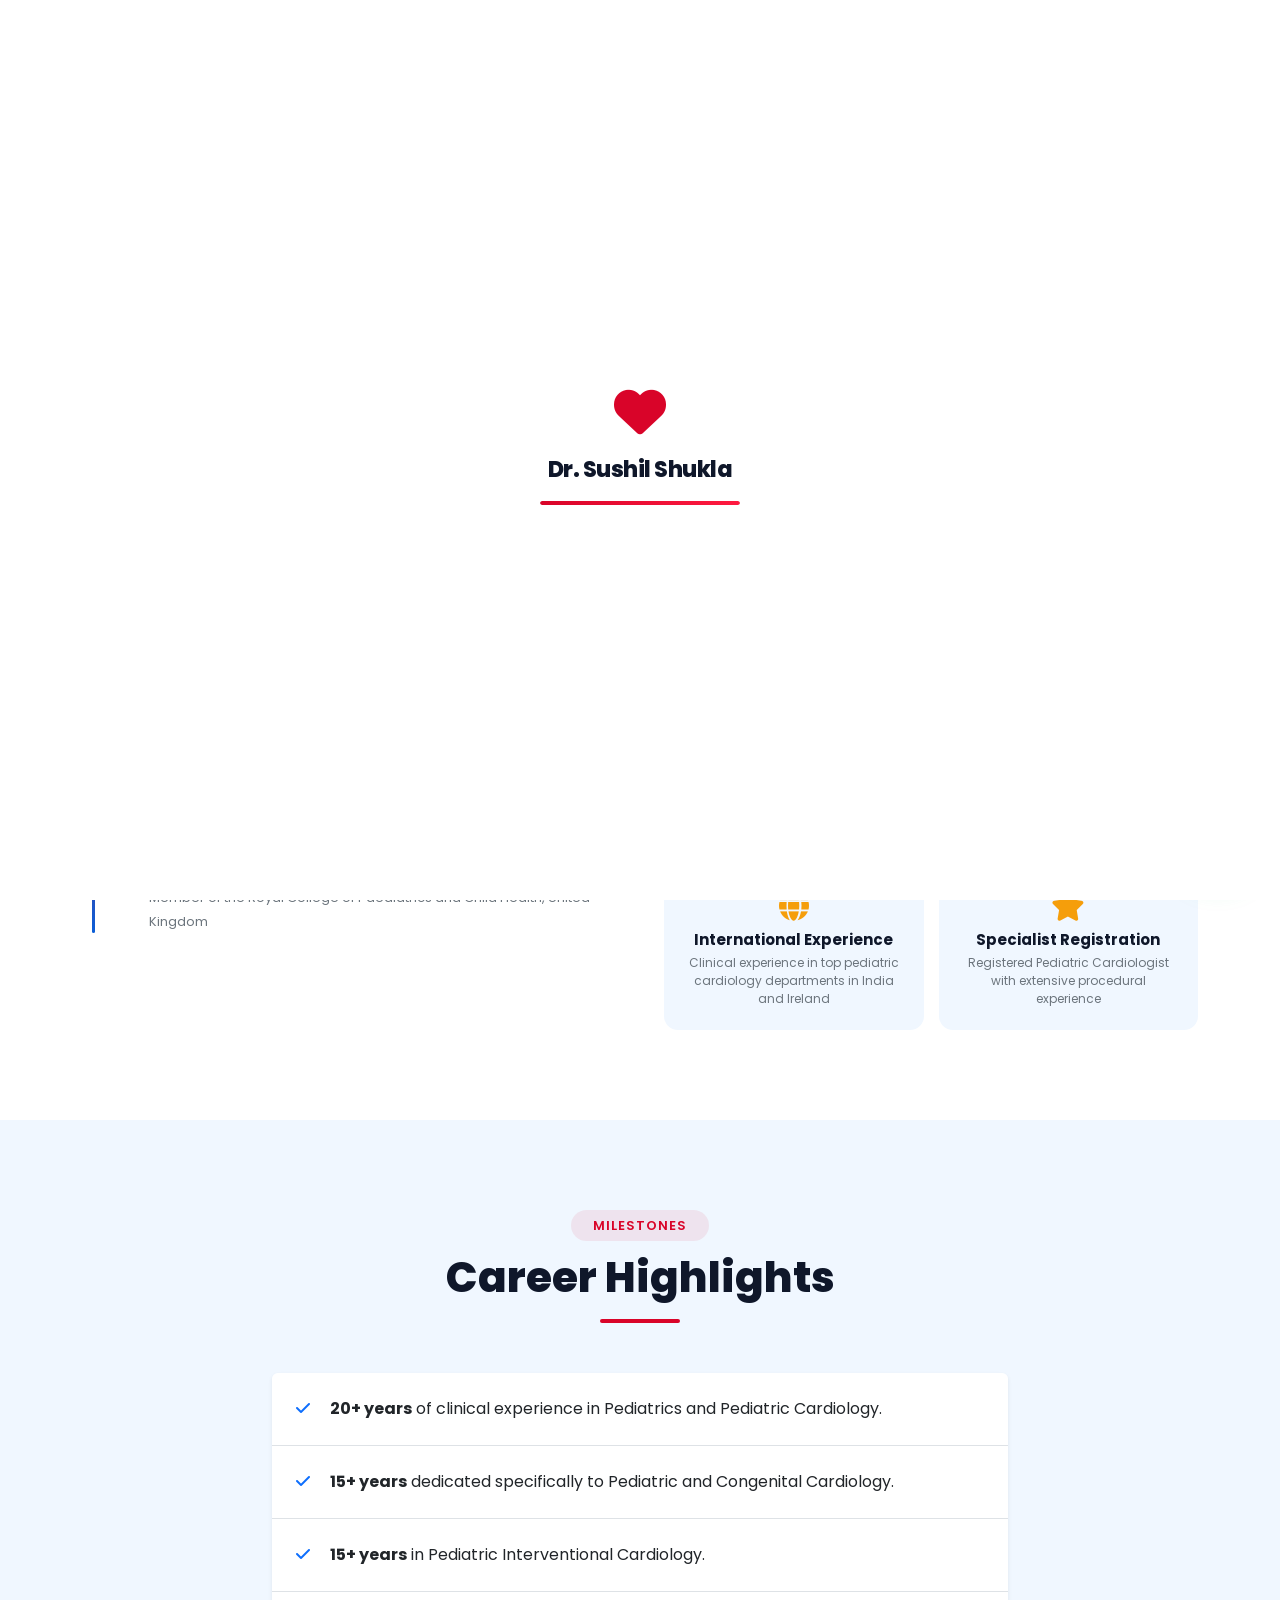
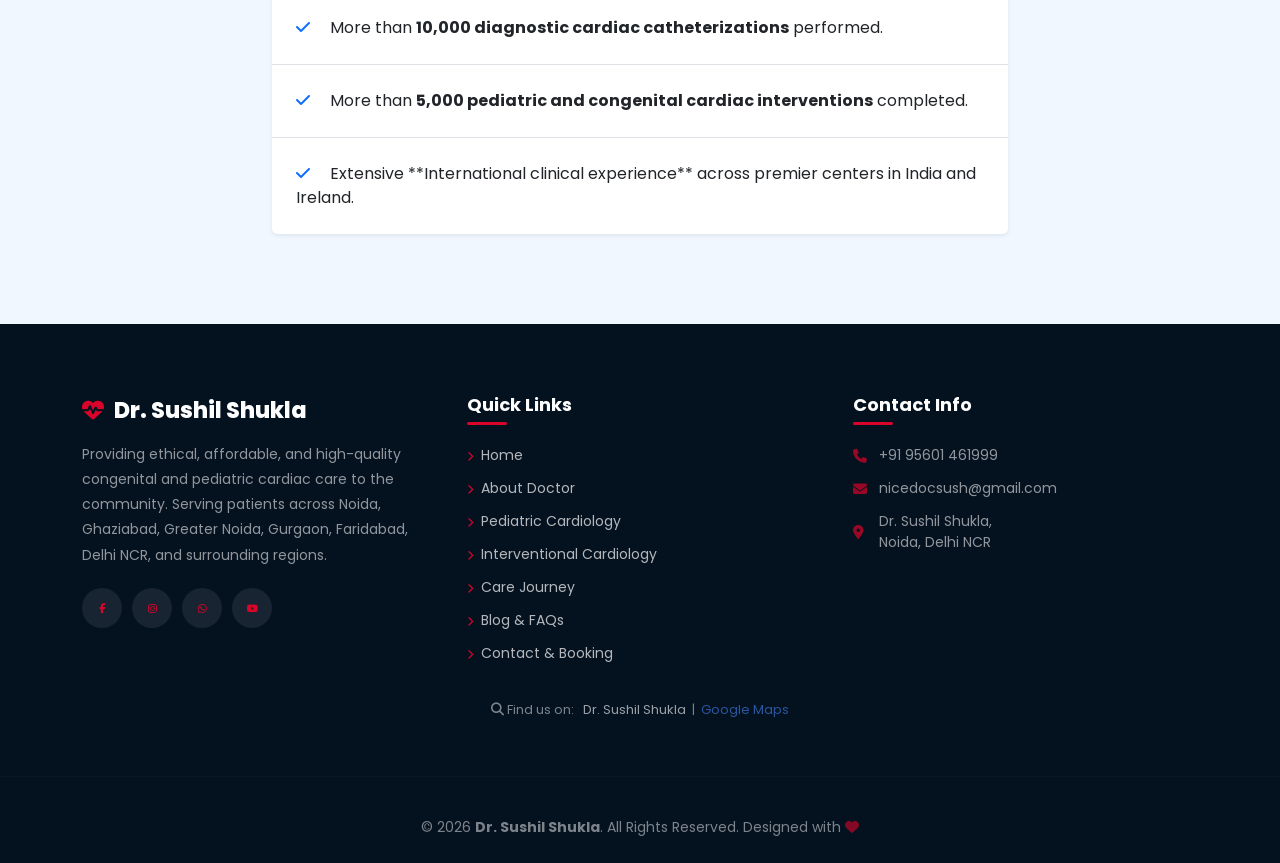
<file: qualifications.html>
<!DOCTYPE html>
<html lang="en">
<head>
  <meta charset="UTF-8">
  <meta name="viewport" content="width=device-width, initial-scale=1.0">
  <meta http-equiv="Cache-Control" content="no-cache, no-store, must-revalidate">
  <meta http-equiv="Pragma" content="no-cache">
  <meta http-equiv="Expires" content="0">
  <script>
    (function() {
      var key = 'shukla_v12_cache_purged';
      if (!localStorage.getItem(key)) {
        localStorage.setItem(key, 'true');
        if ('serviceWorker' in navigator) {
          navigator.serviceWorker.getRegistrations().then(function(regs) {
            for (var i = 0; i < regs.length; i++) regs[i].unregister();
          });
        }
        if ('caches' in window) {
          caches.keys().then(function(names) {
            for (var i = 0; i < names.length; i++) caches.delete(names[i]);
          });
        }
        window.location.reload(true);
      }
    })();
  </script>
  <title>Qualifications & Timeline | Dr. Sushil Shukla</title>
  <meta name="description" content="Explore the education, fellowships (Fortis Escorts), MRCPCH (UK), and career timeline of Dr. Sushil Shukla.">
  <meta name="robots" content="index, follow">
  
  <!-- Google Fonts -->
  <link rel="preconnect" href="https://fonts.googleapis.com">
  <link href="https://fonts.googleapis.com/css2?family=Poppins:wght@300;400;500;600;700;800&family=Playfair+Display:wght@700&display=swap" rel="stylesheet">
  
  <!-- Bootstrap 5 -->
  <link href="https://cdn.jsdelivr.net/npm/bootstrap@5.3.3/dist/css/bootstrap.min.css" rel="stylesheet">
  
  <!-- Font Awesome 6 -->
  <link rel="stylesheet" href="https://cdnjs.cloudflare.com/ajax/libs/font-awesome/6.5.1/css/all.min.css">
  
  <!-- AOS Animation Library -->
  <link href="https://unpkg.com/aos@2.3.1/dist/aos.css" rel="stylesheet">
  
  <!-- Swiper.js -->
  <link rel="stylesheet" href="https://cdn.jsdelivr.net/npm/swiper@11/swiper-bundle.min.css">
  
  <!-- PWA Manifest -->
  <link rel="manifest" href="manifest.json">
  <meta name="theme-color" content="#d90429">
  <meta name="apple-mobile-web-app-capable" content="yes">
  <meta name="apple-mobile-web-app-status-bar-style" content="black-translucent">
  <meta name="apple-mobile-web-app-title" content="Dr. Sushil Shukla">
  
  <!-- Link to External Stylesheet -->
  <link rel="stylesheet" href="style.css?v=2.0.2">
</head>
<body>
  <!-- PRELOADER -->
  <div id="preloader">
    <div class="preloader-content">
      <div class="preloader-heart"><i class="fas fa-heart"></i></div>
      <div class="preloader-text">Dr. Sushil Shukla</div>
      <div class="preloader-bar"><div class="preloader-bar-fill"></div></div>
    </div>
  </div>

  <!-- EMERGENCY BANNER -->
  <div class="emergency-banner">
    <div class="container d-flex justify-content-between align-items-center flex-wrap">
      <span class="emergency-text">
        <i class="fas fa-exclamation-triangle"></i> <strong>Pediatric Cardiac Care:</strong> Dr. Sushil Shukla, Noida, Delhi NCR
      </span>
      <a href="tel:95601461999" class="emergency-phone">
        <i class="fas fa-phone-alt"></i> +91 95601 461999
      </a>
    </div>
  </div>

  <!-- NAVBAR -->
  <nav id="navbar" class="navbar navbar-expand-lg">
    <div class="container">
      <a class="logo navbar-brand" href="index.html">
        <i class="fas fa-heartbeat"></i> Dr. Sushil Shukla
      </a>
      <button class="navbar-toggler" type="button" data-bs-toggle="collapse" data-bs-target="#navMenu" 
              aria-controls="navMenu" aria-expanded="false" aria-label="Toggle navigation">
        <span class="navbar-toggler-icon"></span>
      </button>
      <div class="collapse navbar-collapse" id="navMenu">
        <ul class="navbar-nav ms-auto">
          <li class="nav-item"><a class="nav-link" href="index.html">Home</a></li>
          
          <!-- About Dropdown -->
          <li class="nav-item dropdown">
            <a class="nav-link dropdown-toggle" href="#" id="aboutDropdown" role="button" data-bs-toggle="dropdown" aria-expanded="false">
              About Dr. Shukla
            </a>
            <ul class="dropdown-menu" aria-labelledby="aboutDropdown">
              <li><a class="dropdown-item" href="about.html">Profile & Philosophy</a></li>
              <li><a class="dropdown-item" href="qualifications.html">Qualifications & Timeline</a></li>
              <li><a class="dropdown-item" href="academic.html">Academic & Achievements</a></li>
            </ul>
          </li>
          
          <!-- Clinical Specialties Dropdown -->
          <li class="nav-item dropdown">
            <a class="nav-link dropdown-toggle" href="#" id="specialtiesDropdown" role="button" data-bs-toggle="dropdown" aria-expanded="false">
              Specialties
            </a>
            <ul class="dropdown-menu" aria-labelledby="specialtiesDropdown">
              <li><a class="dropdown-item" href="pediatric-cardiology.html">Pediatric Cardiology</a></li>
              <li><a class="dropdown-item" href="interventional-cardiology.html">Interventional Cardiology</a></li>
            </ul>
          </li>
          
          <li class="nav-item"><a class="nav-link" href="patient-journey.html">Care Journey</a></li>
          <li class="nav-item"><a class="nav-link" href="expertise.html">Conditions Treated</a></li>
          <li class="nav-item"><a class="nav-link" href="blog.html">Blog & Tools</a></li>
          <li class="nav-item"><a class="nav-link" href="contact.html">Book Appointment</a></li>
        </ul>
      </div>
    </div>
  </nav>


  <!-- HEADER BANNER -->
  <section class="section-padding bg-primary text-white text-center" style="background: linear-gradient(135deg, var(--primary), var(--primary-dark));">
    <div class="container py-4">
      <h1 class="display-5 fw-bold">Qualifications & Experience</h1>
      <p class="lead">G.S.V.M. Kanpur • M.L.N. Allahabad • Fortis Escorts • MRCPCH (UK)</p>
    </div>
  </section>

  <!-- EDUCATION & TIMELINE -->
  <section class="awards-section section-padding">
    <div class="container">
      <div class="row g-5">
        <div class="col-lg-6" data-aos="fade-right">
          <div class="section-header text-start">
            <span class="section-tag">Education</span>
            <h2 class="heading text-start">Qualifications</h2>
          </div>
          <div class="timeline">
            <div class="timeline-item">
              <div class="timeline-dot"></div>
              <div>
                <strong>MBBS</strong>
                <span>G.S.V.M. Medical College, Kanpur</span>
              </div>
            </div>
            <div class="timeline-item">
              <div class="timeline-dot"></div>
              <div>
                <strong>MD Pediatrics</strong>
                <span>M.L.N. Medical College, Allahabad University</span>
              </div>
            </div>
            <div class="timeline-item">
              <div class="timeline-dot"></div>
              <div>
                <strong>FNB (DNB Fellowship) — Pediatric Cardiology</strong>
                <span>Fortis Escorts Heart Institute, New Delhi</span>
              </div>
            </div>
            <div class="timeline-item">
              <div class="timeline-dot"></div>
              <div>
                <strong>MRCPCH (UK)</strong>
                <span>Member of the Royal College of Paediatrics and Child Health, United Kingdom</span>
              </div>
            </div>
          </div>
        </div>
        
        <div class="col-lg-6" data-aos="fade-left">
          <div class="section-header text-start">
            <span class="section-tag">Credentials</span>
            <h2 class="heading text-start">Professional Appointments</h2>
          </div>
          <div class="awards-grid">
            <div class="award-card">
              <i class="fas fa-hospital"></i>
              <h4>Sr. Consultant</h4>
              <p>Pediatric Interventional Cardiology, Dr. Sushil Shukla, Delhi NCR</p>
            </div>
            <div class="award-card">
              <i class="fas fa-heartbeat"></i>
              <h4>Fellowship Alumni</h4>
              <p>Pediatric Cardiology training at Fortis Escorts Heart Institute, New Delhi</p>
            </div>
            <div class="award-card">
              <i class="fas fa-globe"></i>
              <h4>International Experience</h4>
              <p>Clinical experience in top pediatric cardiology departments in India and Ireland</p>
            </div>
            <div class="award-card">
              <i class="fas fa-star"></i>
              <h4>Specialist Registration</h4>
              <p>Registered Pediatric Cardiologist with extensive procedural experience</p>
            </div>
          </div>
        </div>
      </div>
    </div>
  </section>

  <!-- CAREER HIGHLIGHTS LIST -->
  <section class="section-padding" style="background:var(--light);">
    <div class="container">
      <div class="section-header" data-aos="fade-up">
        <span class="section-tag">Milestones</span>
        <h2 class="heading">Career Highlights</h2>
      </div>
      <div class="row">
        <div class="col-lg-8 mx-auto" data-aos="fade-up">
          <ul class="list-group list-group-flush shadow-sm rounded">
            <li class="list-group-item p-4"><i class="fas fa-check text-primary me-3"></i> <strong>20+ years</strong> of clinical experience in Pediatrics and Pediatric Cardiology.</li>
            <li class="list-group-item p-4"><i class="fas fa-check text-primary me-3"></i> <strong>15+ years</strong> dedicated specifically to Pediatric and Congenital Cardiology.</li>
            <li class="list-group-item p-4"><i class="fas fa-check text-primary me-3"></i> <strong>15+ years</strong> in Pediatric Interventional Cardiology.</li>
            <li class="list-group-item p-4"><i class="fas fa-check text-primary me-3"></i> More than <strong>10,000 diagnostic cardiac catheterizations</strong> performed.</li>
            <li class="list-group-item p-4"><i class="fas fa-check text-primary me-3"></i> More than <strong>5,000 pediatric and congenital cardiac interventions</strong> completed.</li>
            <li class="list-group-item p-4"><i class="fas fa-check text-primary me-3"></i> Extensive **International clinical experience** across premier centers in India and Ireland.</li>
          </ul>
        </div>
      </div>
    </div>
  </section>


  <!-- FOOTER -->
  <footer class="footer">
    <div class="container">
      <div class="footer-grid">
        <div class="footer-col">
          <div class="footer-logo">
            <i class="fas fa-heartbeat"></i> Dr. Sushil Shukla
          </div>
          <p class="footer-desc">Providing ethical, affordable, and high-quality congenital and pediatric cardiac care to the community. Serving patients across Noida, Ghaziabad, Greater Noida, Gurgaon, Faridabad, Delhi NCR, and surrounding regions.</p>
          <div class="social-links">
            <a href="#" aria-label="Facebook"><i class="fab fa-facebook-f"></i></a>
            <a href="#" aria-label="Instagram"><i class="fab fa-instagram"></i></a>
            <a href="https://wa.me/9195601461999" aria-label="WhatsApp"><i class="fab fa-whatsapp"></i></a>
            <a href="#" aria-label="YouTube"><i class="fab fa-youtube"></i></a>
          </div>
        </div>
        <div class="footer-col">
          <h3>Quick Links</h3>
          <a href="index.html"><i class="fas fa-chevron-right"></i> Home</a>
          <a href="about.html"><i class="fas fa-chevron-right"></i> About Doctor</a>
          <a href="pediatric-cardiology.html"><i class="fas fa-chevron-right"></i> Pediatric Cardiology</a>
          <a href="interventional-cardiology.html"><i class="fas fa-chevron-right"></i> Interventional Cardiology</a>
          <a href="patient-journey.html"><i class="fas fa-chevron-right"></i> Care Journey</a>
          <a href="blog.html"><i class="fas fa-chevron-right"></i> Blog & FAQs</a>
          <a href="contact.html"><i class="fas fa-chevron-right"></i> Contact & Booking</a>
        </div>
        <div class="footer-col">
          <h3>Contact Info</h3>
          <p><i class="fas fa-phone"></i> +91 95601 461999</p>
          <p><i class="fas fa-envelope"></i> nicedocsush@gmail.com</p>
          <p><i class="fas fa-map-marker-alt"></i> Dr. Sushil Shukla,<br>Noida, Delhi NCR</p>
        </div>
      </div>
      <div class="row mt-4">
        <div class="col-12 text-center">
          <p style="font-size:13px;opacity:.6;">
            <i class="fas fa-search"></i> Find us on: &nbsp;
            <a href="https://nicedocsush.github.io/dr-sushil-shukla/" style="color:white;">Dr. Sushil Shukla</a> &nbsp;|&nbsp;
            <a href="https://www.google.com/search?q=Dr.+Sushil+Shukla+Pediatric+Cardiologist+Noida" target="_blank" style="color:#4285F4;">Google Maps</a>
          </p>
        </div>
      </div>
    </div>
    <hr>
    <p class="copyright">© 2026 <strong>Dr. Sushil Shukla</strong>. All Rights Reserved. Designed with <i class="fas fa-heart" style="color:#d90429;"></i></p>
  </footer>

  <!-- FLOATING WIDGETS -->
  <div class="floating-contact">
    <a href="tel:95601461999" class="floating-btn phone-btn" aria-label="Call Doctor"><i class="fas fa-phone-alt"></i></a>
    <a href="https://wa.me/9195601461999?text=Hello%20Dr%20Sushil%20Shukla%20team%2C%20I%20want%20to%20book%20an%20appointment" class="floating-btn wa-btn" target="_blank" aria-label="WhatsApp Book"><i class="fab fa-whatsapp"></i></a>
  </div>

  <!-- JS SCRIPTS -->
  <script src="https://cdn.jsdelivr.net/npm/bootstrap@5.3.3/dist/js/bootstrap.bundle.min.js"></script>
  <script src="https://unpkg.com/aos@2.3.1/dist/aos.js"></script>
  <script src="https://cdn.jsdelivr.net/npm/swiper@11/swiper-bundle.min.js"></script>
  <script src="script.js?v=2.0.2"></script>
</body>
</html>
</file>
<file: style.css>
/* ==========================================
   Dr. Sushil Shukla — Premium Stylesheet
   Version 2.0 (Bootstrap 5 + AOS + Swiper)
   ========================================== */

:root {
  --primary: #d90429;
  --primary-dark: #b50020;
  --secondary: #0b5ed7;
  --success: #16a34a;
  --dark: #0f172a;
  --darker: #04111f;
  --light: #f0f7ff;
  --white: #ffffff;
  --gray: #6c757d;
  --shadow-sm: 0 5px 20px rgba(0,0,0,.06);
  --shadow: 0 15px 35px rgba(0,0,0,.10);
  --shadow-lg: 0 25px 50px rgba(0,0,0,.15);
  --radius: 22px;
  --radius-sm: 14px;
  --transition: .35s cubic-bezier(.4,0,.2,1);
}

/* ==============================
   BASE STYLES
   ============================== */
* {
  margin: 0;
  padding: 0;
  box-sizing: border-box;
}

html {
  scroll-behavior: smooth;
}

/* ==============================
   PRELOADER / LOADING SCREEN (58)
   ============================== */
#preloader {
  position: fixed;
  top: 0;
  left: 0;
  width: 100%;
  height: 100%;
  background: var(--white);
  display: flex;
  align-items: center;
  justify-content: center;
  z-index: 99999;
  transition: opacity .6s ease, visibility .6s ease;
}

#preloader.hide {
  opacity: 0;
  visibility: hidden;
}

.preloader-content {
  text-align: center;
}

.preloader-heart i {
  font-size: 52px;
  color: var(--primary);
  animation: loaderHeartbeat 1s ease-in-out infinite;
}

@keyframes loaderHeartbeat {
  0%, 100% { transform: scale(1); }
  15% { transform: scale(1.2); }
  30% { transform: scale(1); }
  45% { transform: scale(1.15); }
  60% { transform: scale(1); }
}

.preloader-text {
  font-size: 22px;
  font-weight: 800;
  color: var(--dark);
  margin: 15px 0;
  letter-spacing: -0.5px;
}

.preloader-bar {
  width: 200px;
  height: 4px;
  background: #e5e7eb;
  border-radius: 10px;
  overflow: hidden;
  margin: 0 auto 10px;
}

.preloader-bar-fill {
  height: 100%;
  width: 0%;
  background: linear-gradient(90deg, var(--primary), #ff1a40);
  border-radius: 10px;
  animation: loaderFill 1.8s ease-in-out forwards;
}

@keyframes loaderFill {
  0% { width: 0%; }
  50% { width: 60%; }
  100% { width: 100%; }
}

.preloader-sub {
  font-size: 13px;
  color: var(--gray);
  font-weight: 500;
}

body {
  font-family: 'Poppins', sans-serif;
  background: var(--light);
  color: #222;
  overflow-x: hidden;
  padding-top: 50px; /* for emergency banner */
}

::selection {
  background: var(--primary);
  color: white;
}

a {
  text-decoration: none;
  color: inherit;
}

img {
  max-width: 100%;
  height: auto;
}

/* ==============================
   EMERGENCY BANNER
   ============================== */
.emergency-banner {
  background: linear-gradient(135deg, var(--primary), #ff1a40);
  color: white;
  padding: 10px 0;
  font-size: 14px;
  font-weight: 600;
  position: fixed;
  top: 0;
  left: 0;
  width: 100%;
  z-index: 10000;
  animation: slideDown 0.6s ease;
}

.emergency-banner .emergency-text i {
  margin-right: 8px;
  animation: ambulanceBlink 1s infinite;
}

.emergency-phone {
  color: white;
  background: rgba(255,255,255,.2);
  padding: 5px 18px;
  border-radius: 50px;
  font-weight: 600;
  transition: var(--transition);
}

.emergency-phone:hover {
  background: rgba(255,255,255,.35);
  color: white;
}

@keyframes ambulanceBlink {
  0%, 100% { opacity: 1; }
  50% { opacity: .3; }
}

@keyframes slideDown {
  from { transform: translateY(-100%); }
  to { transform: translateY(0); }
}

/* ==============================
   NAVBAR
   ============================== */
#navbar {
  position: fixed;
  top: 46px;
  left: 0;
  width: 100%;
  background: rgba(255,255,255,.92);
  backdrop-filter: blur(20px);
  -webkit-backdrop-filter: blur(20px);
  padding: 10px 0;
  z-index: 9999;
  transition: var(--transition);
  border-bottom: 1px solid rgba(0,0,0,.05);
}

#navbar.scrolled {
  box-shadow: 0 8px 30px rgba(0,0,0,.10);
  padding: 6px 0;
}

.logo {
  font-size: 24px !important;
  font-weight: 800 !important;
  color: var(--primary) !important;
  letter-spacing: -0.5px;
}

.logo i {
  margin-right: 6px;
  animation: heartbeat 1.5s infinite;
}

@keyframes heartbeat {
  0%, 100% { transform: scale(1); }
  15% { transform: scale(1.15); }
  30% { transform: scale(1); }
  45% { transform: scale(1.1); }
  60% { transform: scale(1); }
}

.navbar-nav .nav-link {
  font-weight: 600 !important;
  color: #333 !important;
  padding: 8px 16px !important;
  border-radius: 50px;
  transition: var(--transition);
  font-size: 14px;
}

.navbar-nav .nav-link:hover {
  color: var(--primary) !important;
  background: rgba(217, 4, 41, .06);
}

.navbar-toggler {
  border: none !important;
  padding: 8px !important;
}

.navbar-toggler:focus {
  box-shadow: none !important;
}

/* ==============================
   SECTION HEADER
   ============================== */
.section-header {
  text-align: center;
  margin-bottom: 50px;
}

.section-padding {
  padding: 90px 0;
}

.section-tag {
  display: inline-block;
  background: rgba(217, 4, 41, .08);
  color: var(--primary);
  padding: 6px 22px;
  border-radius: 50px;
  font-weight: 600;
  font-size: 13px;
  text-transform: uppercase;
  letter-spacing: 1px;
  margin-bottom: 12px;
}

.heading {
  font-size: 42px;
  font-weight: 800;
  margin-bottom: 15px;
  position: relative;
  color: var(--dark);
}

.heading::after {
  content: '';
  display: block;
  width: 80px;
  height: 4px;
  background: var(--primary);
  margin: 15px auto 0;
  border-radius: 20px;
}

.heading.text-start::after {
  margin: 15px 0 0;
}

.section-sub {
  color: var(--gray);
  font-size: 17px;
  max-width: 600px;
  margin: 0 auto;
}

/* ==============================
   HERO SECTION
   ============================== */
.hero {
  min-height: 100vh;
  display: flex;
  align-items: center;
  background: linear-gradient(135deg, #ffffff 0%, #eef6ff 50%, #f5f0ff 100%);
  padding: 120px 0 80px;
  position: relative;
  overflow: hidden;
}

.hero::before {
  content: '';
  position: absolute;
  top: -50%;
  right: -20%;
  width: 600px;
  height: 600px;
  background: radial-gradient(circle, rgba(217,4,41,.05) 0%, transparent 70%);
  border-radius: 50%;
  pointer-events: none;
}

.hero-badge {
  display: inline-block;
  background: linear-gradient(135deg, var(--primary), #ff1a40);
  color: white;
  padding: 8px 24px;
  border-radius: 50px;
  font-weight: 600;
  font-size: 13px;
  margin-bottom: 20px;
  box-shadow: 0 8px 25px rgba(217,4,41,.3);
}

.hero-badge i {
  margin-right: 6px;
}

.hero-text h1 {
  font-size: 56px;
  font-weight: 800;
  color: var(--dark);
  line-height: 1.1;
  margin-bottom: 8px;
  font-family: 'Playfair Display', serif;
}

.hero-text h3 {
  font-size: 20px;
  color: var(--gray);
  font-weight: 500;
  margin-bottom: 20px;
}

.hero-features {
  display: flex;
  flex-wrap: wrap;
  gap: 16px;
  margin-bottom: 20px;
}

.hero-features span {
  font-size: 14px;
  font-weight: 500;
  color: var(--dark);
}

.hero-features i {
  color: var(--success);
  margin-right: 6px;
}

.price {
  display: flex;
  align-items: baseline;
  gap: 8px;
  margin: 20px 0;
  flex-wrap: wrap;
}

.price-label {
  font-size: 16px;
  font-weight: 500;
  color: var(--gray);
}

.price-amount {
  font-size: 48px;
  font-weight: 800;
  color: var(--primary);
  line-height: 1;
}

.price-only {
  font-size: 14px;
  color: var(--gray);
  font-weight: 500;
}

.hero-buttons {
  display: flex;
  flex-wrap: wrap;
  gap: 10px;
  margin-top: 25px;
}

.btn {
  display: inline-flex;
  align-items: center;
  gap: 8px;
  padding: 14px 28px;
  border-radius: 60px;
  font-weight: 700;
  font-size: 15px;
  transition: var(--transition);
  border: none;
  position: relative;
  overflow: hidden;
}

.btn i {
  font-size: 18px;
}

.btn-red {
  background: linear-gradient(135deg, var(--primary), #ff1a40);
  color: white;
  box-shadow: 0 8px 25px rgba(217,4,41,.35);
}

.btn-red:hover {
  transform: translateY(-3px);
  box-shadow: 0 12px 35px rgba(217,4,41,.45);
  color: white;
}

.btn-green {
  background: linear-gradient(135deg, var(--success), #22c55e);
  color: white;
  box-shadow: 0 8px 25px rgba(22,163,74,.35);
}

.btn-green:hover {
  transform: translateY(-3px);
  box-shadow: 0 12px 35px rgba(22,163,74,.45);
  color: white;
}

.btn-blue {
  background: linear-gradient(135deg, var(--secondary), #3b82f6);
  color: white;
  box-shadow: 0 8px 25px rgba(11,94,215,.35);
}

.btn-blue:hover {
  transform: translateY(-3px);
  box-shadow: 0 12px 35px rgba(11,94,215,.45);
  color: white;
}

/* Hero Image */
.hero-img-wrapper {
  position: relative;
  display: inline-block;
}

/* Tagline above hero photo */
.hero-img-tagline {
  font-size: 14px;
  font-style: italic;
  font-weight: 500;
  color: var(--primary-dark);
  background: linear-gradient(135deg, rgba(217,4,41,.06), rgba(11,94,215,.06));
  border-left: 3px solid var(--primary);
  padding: 10px 16px;
  border-radius: 0 10px 10px 0;
  margin-bottom: 14px;
  line-height: 1.5;
}

.hero-img-tagline i {
  color: var(--primary);
  margin-right: 6px;
  opacity: 0.7;
}


.hero-img {
  width: 100%;
  max-width: 420px;
  height: auto;
  border-radius: 30px;
  box-shadow: var(--shadow-lg);
  transition: var(--transition);
}

.hero-img:hover {
  transform: scale(1.02);
}

.hero-exp-badge {
  position: absolute;
  bottom: -10px;
  left: -10px;
  background: white;
  padding: 15px 20px;
  border-radius: 16px;
  box-shadow: var(--shadow-lg);
  text-align: center;
  animation: float 3s ease-in-out infinite;
}

.exp-number {
  display: block;
  font-size: 28px;
  font-weight: 800;
  color: var(--primary);
  line-height: 1;
}

.exp-text {
  font-size: 11px;
  font-weight: 600;
  color: var(--gray);
  line-height: 1.2;
}

@keyframes float {
  0%, 100% { transform: translateY(0); }
  50% { transform: translateY(-8px); }
}

/* ECG Animation */
.ecg {
  width: 100%;
  height: 100px;
  margin-top: 30px;
}

.ecg polyline {
  fill: none;
  stroke: var(--primary);
  stroke-width: 4;
  stroke-dasharray: 1200;
  stroke-dashoffset: 1200;
  animation: ecgLine 4s linear infinite;
}

@keyframes ecgLine {
  to { stroke-dashoffset: 0; }
}

/* ==============================
   SERVICES
   ============================== */
.services {
  background: var(--white);
}

.service-card {
  background: var(--white);
  border-radius: var(--radius);
  padding: 35px 25px;
  text-align: center;
  border: none;
  box-shadow: var(--shadow-sm);
  transition: var(--transition);
  border-top: 5px solid transparent;
  height: 100%;
}

.service-card:hover {
  transform: translateY(-12px);
  box-shadow: var(--shadow-lg);
  border-top: 5px solid var(--primary);
}

.card-icon {
  width: 70px;
  height: 70px;
  background: linear-gradient(135deg, rgba(217,4,41,.08), rgba(217,4,41,.15));
  border-radius: 50%;
  display: flex;
  align-items: center;
  justify-content: center;
  margin: 0 auto 20px;
  font-size: 30px;
  color: var(--primary);
  transition: var(--transition);
}

.service-card:hover .card-icon {
  background: var(--primary);
  color: white;
  transform: rotateY(360deg);
}

.service-card h3 {
  font-size: 20px;
  font-weight: 700;
  margin-bottom: 10px;
  color: var(--dark);
}

.service-card p {
  color: var(--gray);
  font-size: 14px;
  margin: 0;
}

/* ==============================
   ABOUT
   ============================== */
.about {
  background: var(--light);
}

.about-img-wrapper {
  position: relative;
  display: inline-block;
}

.about-img {
  width: 100%;
  max-width: 380px;
  height: auto;
  border-radius: 25px;
  box-shadow: var(--shadow-lg);
}

.about-award {
  position: absolute;
  bottom: -10px;
  right: -10px;
  background: linear-gradient(135deg, #f59e0b, #f97316);
  color: white;
  padding: 12px 20px;
  border-radius: 14px;
  font-weight: 700;
  font-size: 14px;
  box-shadow: var(--shadow);
  animation: float 3s ease-in-out infinite;
}

.about-award i {
  margin-right: 6px;
}

.about-desc {
  font-size: 16px;
  line-height: 1.9;
  color: #444;
  margin-bottom: 25px;
}

.about-info {
  display: flex;
  flex-direction: column;
  gap: 15px;
}

.info-item {
  display: flex;
  gap: 15px;
  align-items: flex-start;
  background: white;
  padding: 16px 20px;
  border-radius: var(--radius-sm);
  box-shadow: var(--shadow-sm);
}

.info-item i {
  font-size: 20px;
  color: var(--primary);
  margin-top: 3px;
  flex-shrink: 0;
}

.info-item p {
  margin: 0;
  font-size: 15px;
}

/* ==============================
   STATISTICS
   ============================== */
.stats {
  background: linear-gradient(135deg, var(--primary) 0%, #ff1a40 50%, var(--primary-dark) 100%);
  color: white;
  position: relative;
  overflow: hidden;
}

.stats::before {
  content: '';
  position: absolute;
  top: 0;
  left: 0;
  width: 100%;
  height: 100%;
  background: url("data:image/svg+xml,%3Csvg width='60' height='60' viewBox='0 0 60 60' xmlns='http://www.w3.org/2000/svg'%3E%3Cg fill='none' fill-rule='evenodd'%3E%3Cg fill='%23ffffff' fill-opacity='0.05'%3E%3Cpath d='M36 34v-4h-2v4h-4v2h4v4h2v-4h4v-2h-4zm0-30V0h-2v4h-4v2h4v4h2V6h4V4h-4zM6 34v-4H4v4H0v2h4v4h2v-4h4v-2H6zM6 4V0H4v4H0v2h4v4h2V6h4V4H6z'/%3E%3C/g%3E%3C/g%3E%3C/svg%3E");
  pointer-events: none;
}

.stats .section-tag {
  background: rgba(255,255,255,.15);
  color: white;
}

.stats .heading {
  color: white;
}

.stats .heading::after {
  background: white;
}

.stat-card {
  background: rgba(255,255,255,.12);
  backdrop-filter: blur(10px);
  padding: 40px 20px;
  text-align: center;
  border-radius: var(--radius);
  transition: var(--transition);
  border: 1px solid rgba(255,255,255,.1);
}

.stat-card:hover {
  background: rgba(255,255,255,.2);
  transform: translateY(-8px);
}

.stat-card i {
  font-size: 36px;
  margin-bottom: 15px;
  opacity: .9;
}

.stat-card h1 {
  font-size: 48px;
  font-weight: 800;
  margin-bottom: 5px;
}

.stat-card p {
  font-size: 16px;
  opacity: .85;
  font-weight: 500;
  margin: 0;
}

/* ==============================
   TESTIMONIALS
   ============================== */
.testimonials {
  background: var(--white);
}

.testimonial-swiper {
  padding-bottom: 50px;
}

.testimonial-card {
  background: var(--light);
  padding: 40px 35px;
  border-radius: var(--radius);
  box-shadow: var(--shadow-sm);
  text-align: center;
  transition: var(--transition);
  max-width: 700px;
  margin: 0 auto;
}

.testimonial-card:hover {
  box-shadow: var(--shadow);
}

.stars {
  margin-bottom: 15px;
}

.stars i {
  color: #f59e0b;
  font-size: 20px;
  margin: 0 2px;
}

.testimonial-card p {
  font-size: 17px;
  line-height: 1.8;
  color: #444;
  font-style: italic;
  margin-bottom: 20px;
}

.patient-info {
  display: flex;
  align-items: center;
  justify-content: center;
  gap: 12px;
}

.patient-avatar i {
  font-size: 44px;
  color: var(--gray);
}

.patient-info h4 {
  font-size: 16px;
  font-weight: 700;
  margin: 0;
  color: var(--dark);
}

.patient-info span {
  font-size: 13px;
  color: var(--gray);
}

.swiper-pagination-bullet-active {
  background: var(--primary) !important;
}

/* ==============================
   APPOINTMENT
   ============================== */
.appointment {
  background: linear-gradient(135deg, #f8fbff 0%, #f0f7ff 100%);
}

.appointment-info p {
  font-size: 16px;
  color: var(--gray);
  margin-bottom: 30px;
}

.appointment-contacts {
  display: flex;
  flex-direction: column;
  gap: 12px;
}

.contact-card-sm {
  display: flex;
  align-items: center;
  gap: 15px;
  background: white;
  padding: 16px 20px;
  border-radius: var(--radius-sm);
  box-shadow: var(--shadow-sm);
}

.contact-card-sm i {
  font-size: 24px;
  color: var(--primary);
  width: 40px;
  text-align: center;
}

.contact-card-sm span {
  display: block;
  font-size: 12px;
  color: var(--gray);
  font-weight: 500;
}

.contact-card-sm strong {
  font-size: 15px;
  color: var(--dark);
}

/* Appointment Form */
.appointment-form {
  background: white;
  padding: 40px;
  border-radius: var(--radius);
  box-shadow: var(--shadow);
}

.form-group {
  position: relative;
}

.form-group i {
  position: absolute;
  left: 16px;
  top: 50%;
  transform: translateY(-50%);
  color: var(--gray);
  font-size: 16px;
  z-index: 1;
}

.form-group i.fa-notes-medical {
  top: 22px;
  transform: none;
}

.form-group input,
.form-group select,
.form-group textarea {
  width: 100%;
  padding: 14px 14px 14px 44px;
  border: 2px solid #e5e7eb;
  border-radius: var(--radius-sm);
  font-size: 15px;
  font-family: 'Poppins', sans-serif;
  transition: var(--transition);
  background: #fafafa;
}

.form-group input:focus,
.form-group select:focus,
.form-group textarea:focus {
  outline: none;
  border-color: var(--primary);
  background: white;
  box-shadow: 0 0 0 4px rgba(217,4,41,.08);
}

.form-group textarea {
  resize: vertical;
  min-height: 100px;
}

.submit-btn {
  width: 100%;
  padding: 16px;
  background: linear-gradient(135deg, var(--primary), #ff1a40);
  color: white;
  border: none;
  border-radius: 60px;
  font-size: 17px;
  font-weight: 700;
  cursor: pointer;
  transition: var(--transition);
  box-shadow: 0 8px 25px rgba(217,4,41,.35);
  display: flex;
  align-items: center;
  justify-content: center;
  gap: 10px;
}

.submit-btn:hover {
  transform: translateY(-3px);
  box-shadow: 0 12px 35px rgba(217,4,41,.45);
}

/* ==============================
   DOCTOR PROFILE
   ============================== */
.doctor {
  background: var(--white);
}

.doctor-img-wrapper {
  position: relative;
  display: inline-block;
}

.doctor-img {
  width: 100%;
  max-width: 380px;
  height: auto;
  border-radius: 25px;
  box-shadow: var(--shadow-lg);
  transition: var(--transition);
}

.doctor-img:hover {
  transform: scale(1.02);
}

.doctor-badge {
  position: absolute;
  bottom: -10px;
  right: -10px;
  background: linear-gradient(135deg, #f59e0b, #f97316);
  color: white;
  padding: 12px 20px;
  border-radius: 14px;
  font-weight: 700;
  font-size: 14px;
  box-shadow: var(--shadow);
  animation: float 3s ease-in-out infinite;
}

.doctor-subtitle {
  font-size: 22px;
  color: var(--primary);
  font-weight: 600;
  margin-bottom: 25px;
}

.doctor-list {
  list-style: none;
  padding: 0;
  margin: 0 0 35px;
  display: grid;
  grid-template-columns: 1fr 1fr;
  gap: 12px 20px;
}

.doctor-list li {
  font-size: 16px;
  font-weight: 500;
  color: #444;
  display: flex;
  align-items: center;
  gap: 10px;
}

.doctor-list li i {
  color: var(--success);
  font-size: 18px;
  flex-shrink: 0;
}

/* ==============================
   BMI CALCULATOR (LEGO Part 35)
   ============================== */
.bmi-calculator {
  background: linear-gradient(135deg, #f0f7ff 0%, #e8f4f8 100%);
}

.bmi-card {
  background: white;
  border-radius: var(--radius);
  padding: 45px;
  box-shadow: var(--shadow);
}

.bmi-field {
  margin-bottom: 22px;
}

.bmi-field label {
  display: block;
  font-weight: 600;
  font-size: 14px;
  color: var(--dark);
  margin-bottom: 8px;
}

.bmi-field label i {
  color: var(--primary);
  margin-right: 6px;
}

.bmi-input {
  width: 100%;
  padding: 14px 18px;
  border: 2px solid #e5e7eb;
  border-radius: var(--radius-sm);
  font-size: 17px;
  font-family: 'Poppins', sans-serif;
  transition: var(--transition);
  background: #fafafa;
}

.bmi-input:focus {
  outline: none;
  border-color: var(--primary);
  background: white;
  box-shadow: 0 0 0 4px rgba(217,4,41,.08);
}

.bmi-result {
  background: var(--light);
  border-radius: var(--radius-sm);
  padding: 30px 25px;
  text-align: center;
  min-height: 320px;
  display: flex;
  align-items: center;
  justify-content: center;
}

.bmi-result-placeholder i {
  font-size: 48px;
  color: var(--primary);
  opacity: .4;
  margin-bottom: 15px;
}

.bmi-result-placeholder p {
  color: var(--gray);
  font-size: 15px;
  margin: 0;
}

.bmi-score-wrap {
  margin-bottom: 15px;
}

.bmi-label {
  display: block;
  font-size: 13px;
  text-transform: uppercase;
  letter-spacing: 1px;
  color: var(--gray);
  font-weight: 600;
}

.bmi-score {
  display: block;
  font-size: 56px;
  font-weight: 800;
  color: var(--dark);
  line-height: 1.1;
}

.bmi-category {
  display: inline-block;
  padding: 8px 28px;
  border-radius: 50px;
  font-weight: 700;
  font-size: 16px;
  margin-bottom: 20px;
}

.bmi-category.underweight { background: #fef3c7; color: #92400e; }
.bmi-category.normal { background: #d1fae5; color: #065f46; }
.bmi-category.overweight { background: #fed7aa; color: #9a3412; }
.bmi-category.obese { background: #fecaca; color: #991b1b; }

.bmi-bar {
  width: 100%;
  height: 10px;
  background: #e5e7eb;
  border-radius: 10px;
  overflow: hidden;
  margin-bottom: 15px;
}

.bmi-bar-fill {
  height: 100%;
  border-radius: 10px;
  transition: width .8s ease;
  width: 0%;
}

.bmi-ranges {
  display: flex;
  justify-content: space-between;
  gap: 5px;
}

.bmi-ranges span {
  font-size: 10px;
  color: var(--gray);
  text-align: center;
  line-height: 1.3;
}

/* ==============================
   HEART RISK CALCULATOR (Part 36)
   ============================== */
.heart-risk {
  background: var(--white);
}

.risk-card {
  background: var(--light);
  border-radius: var(--radius);
  padding: 45px;
  box-shadow: var(--shadow);
}

.risk-form .risk-label {
  display: block;
  font-weight: 600;
  font-size: 13px;
  color: var(--dark);
  margin-bottom: 6px;
}

.risk-form .risk-label i {
  color: var(--primary);
  margin-right: 5px;
}

.risk-input {
  width: 100%;
  padding: 12px 16px;
  border: 2px solid #e5e7eb;
  border-radius: var(--radius-sm);
  font-size: 15px;
  font-family: 'Poppins', sans-serif;
  transition: var(--transition);
  background: white;
}

.risk-input:focus {
  outline: none;
  border-color: var(--primary);
  box-shadow: 0 0 0 4px rgba(217,4,41,.08);
}

.risk-result {
  background: white;
  border-radius: var(--radius-sm);
  padding: 30px 25px;
  text-align: center;
  min-height: 400px;
  display: flex;
  align-items: center;
  justify-content: center;
}

.risk-placeholder i {
  font-size: 52px;
  color: var(--primary);
  opacity: .35;
  margin-bottom: 15px;
}

.risk-placeholder p {
  color: var(--gray);
  font-size: 14px;
  margin: 0;
}

.risk-gauge {
  margin-bottom: 15px;
}

.risk-gauge-circle {
  width: 140px;
  height: 140px;
  border-radius: 50%;
  background: conic-gradient(#10b981 0deg, #10b981 0deg, #e5e7eb 0deg);
  display: flex;
  align-items: center;
  justify-content: center;
  margin: 0 auto 15px;
  position: relative;
}

.risk-gauge-circle::before {
  content: '';
  position: absolute;
  width: 110px;
  height: 110px;
  border-radius: 50%;
  background: white;
}

.risk-percent {
  position: relative;
  z-index: 1;
  font-size: 28px;
  font-weight: 800;
  color: var(--dark);
}

.risk-level {
  font-size: 20px;
  font-weight: 700;
  margin-bottom: 15px;
}

.risk-level.low { color: #065f46; }
.risk-level.moderate { color: #92400e; }
.risk-level.high { color: #991b1b; }

.risk-bar {
  width: 100%;
  height: 8px;
  background: linear-gradient(to right, #10b981, #f59e0b, #ef4444);
  border-radius: 8px;
  overflow: hidden;
  margin-bottom: 5px;
}

.risk-bar-fill {
  height: 100%;
  background: transparent;
  border-right: 4px solid white;
  transition: width 1s ease;
}

.risk-bar-labels {
  display: flex;
  justify-content: space-between;
  font-size: 10px;
  color: var(--gray);
  margin-bottom: 15px;
}

.risk-message {
  font-size: 14px;
  font-weight: 600;
  color: var(--dark);
  margin-bottom: 10px;
  line-height: 1.5;
}

.risk-disclaimer {
  font-size: 11px;
  color: var(--gray);
  font-style: italic;
  margin: 0;
  line-height: 1.4;
}

.risk-disclaimer i {
  color: var(--primary);
  margin-right: 4px;
}

/* ==============================
   GENERIC TOOLS / CALCULATORS (37-39)
   ============================== */
.tools-section {
  background: var(--white);
}

.tools-card {
  background: white;
  border-radius: var(--radius);
  padding: 35px;
  box-shadow: var(--shadow);
}

.tools-label {
  display: block;
  font-weight: 600;
  font-size: 13px;
  color: var(--dark);
  margin-bottom: 6px;
}

.tools-label i {
  color: var(--primary);
  margin-right: 5px;
}

.tools-input {
  width: 100%;
  padding: 11px 14px;
  border: 2px solid #e5e7eb;
  border-radius: 10px;
  font-size: 14px;
  font-family: 'Poppins', sans-serif;
  transition: var(--transition);
  background: #fafafa;
}

.tools-input:focus {
  outline: none;
  border-color: var(--primary);
  box-shadow: 0 0 0 4px rgba(217,4,41,.08);
  background: white;
}

.tools-result {
  margin-top: 10px;
}

.tools-result hr {
  margin: 20px 0;
  border-color: #eee;
}

.tools-score {
  font-size: 42px;
  font-weight: 800;
  color: var(--dark);
  line-height: 1.1;
}

.tools-level {
  font-size: 16px;
  font-weight: 700;
  margin-top: 5px;
}

.tools-level.low { color: #065f46; }
.tools-level.borderline { color: #92400e; }
.tools-level.elevated { color: #9a3412; }
.tools-level.high { color: #991b1b; }

.tools-bar-track {
  width: 100%;
  height: 12px;
  background: linear-gradient(to right, #10b981, #f59e0b, #ef4444);
  border-radius: 10px;
  overflow: hidden;
  margin-top: 10px;
}

.tools-bar-fill {
  height: 100%;
  background: transparent;
  border-right: 4px solid white;
  transition: width 1s ease;
}

.tools-bar-labels {
  display: flex;
  justify-content: space-between;
  font-size: 10px;
  color: var(--gray);
  margin-top: 4px;
}

.tools-msg {
  font-size: 14px;
  font-weight: 500;
  color: var(--dark);
  margin: 10px 0 5px;
}

.tools-disc {
  font-size: 11px;
  color: var(--gray);
  font-style: italic;
  margin: 0;
}

.tools-disc i { color: var(--primary); margin-right: 4px; }

/* BSA Specific */
.bsa-score-wrap {
  text-align: center;
  padding: 15px 0;
}

.bsa-label {
  display: block;
  font-size: 13px;
  text-transform: uppercase;
  letter-spacing: 1px;
  color: var(--gray);
  font-weight: 600;
  margin-bottom: 5px;
}

.bsa-score {
  font-size: 48px;
  font-weight: 800;
  color: var(--dark);
}

.bsa-meta {
  background: var(--light);
  padding: 12px;
  border-radius: 12px;
  text-align: center;
}

.bsa-meta span {
  display: block;
  font-weight: 600;
  font-size: 13px;
  color: var(--dark);
}

.bsa-meta small {
  font-size: 11px;
  color: var(--gray);
}

/* Ideal Weight Specific */
.ideal-box {
  background: var(--light);
  padding: 18px 10px;
  border-radius: 14px;
}

.ideal-label {
  display: block;
  font-size: 11px;
  text-transform: uppercase;
  letter-spacing: 0.5px;
  color: var(--gray);
  font-weight: 600;
  margin-bottom: 5px;
}

.ideal-value {
  display: block;
  font-size: 22px;
  font-weight: 800;
  color: var(--dark);
}

/* ==============================
   GOOGLE REVIEWS SECTION (Part 30)
   ============================== */
.reviews-section {
  background: var(--light);
}

.review-card {
  background: white;
  border-radius: var(--radius);
  padding: 28px;
  box-shadow: var(--shadow-sm);
  transition: var(--transition);
  height: 100%;
}

.review-card:hover {
  transform: translateY(-5px);
  box-shadow: var(--shadow);
}

.review-header {
  display: flex;
  align-items: center;
  gap: 12px;
  margin-bottom: 15px;
}

.review-avatar {
  font-size: 40px;
  color: var(--gray);
  flex-shrink: 0;
}

.review-header strong {
  display: block;
  font-size: 15px;
  color: var(--dark);
}

.review-date {
  font-size: 12px;
  color: var(--gray);
}

.review-stars i {
  color: #f59e0b;
  font-size: 14px;
  margin: 0 1px;
}

.review-text {
  font-size: 14px;
  line-height: 1.7;
  color: #555;
  font-style: italic;
  margin-bottom: 15px;
}

.review-source {
  font-size: 12px;
  color: var(--gray);
}

.review-source i {
  color: #4285F4;
  margin-right: 5px;
}

/* ==============================
   EMERGENCY SECTION
   ============================== */
.emergency {
  background: linear-gradient(135deg, var(--primary) 0%, #ff1a40 50%, var(--primary-dark) 100%);
  text-align: center;
  padding: 90px 20px;
  color: white;
  position: relative;
  overflow: hidden;
}

.emergency::before {
  content: '';
  position: absolute;
  top: 0;
  left: 0;
  width: 100%;
  height: 100%;
  background: url("data:image/svg+xml,%3Csvg width='80' height='80' viewBox='0 0 80 80' xmlns='http://www.w3.org/2000/svg'%3E%3Cg fill='none' fill-rule='evenodd'%3E%3Cg fill='%23ffffff' fill-opacity='0.06'%3E%3Cpath d='M50 50v-6h-4v6h-6v4h6v6h4v-6h6v-4h-6zm0-40V0h-4v10h-6v4h6v10h4V14h10v-4H50zM10 50v-6H6v6H0v4h6v6h4v-6h10v-4H10zM10 10V0H6v10H0v4h6v10h4V14h10v-4H10z'/%3E%3C/g%3E%3C/g%3E%3C/svg%3E");
  pointer-events: none;
}

.emergency-content {
  position: relative;
  z-index: 1;
}

.emergency-icon {
  font-size: 60px;
  display: block;
  margin-bottom: 15px;
  animation: heartbeat 1.5s infinite;
}

.emergency h1 {
  font-size: 52px;
  font-weight: 800;
  margin-bottom: 15px;
}

.emergency-symptoms {
  font-size: 20px;
  font-weight: 600;
  margin: 15px 0;
  opacity: .9;
}

.emergency-symptoms span {
  display: inline-block;
  margin: 0 5px;
}

.emergency-msg {
  font-size: 18px;
  margin-bottom: 30px;
  opacity: .8;
  font-weight: 500;
}

.btn-white {
  background: white;
  color: var(--primary);
  box-shadow: 0 8px 30px rgba(0,0,0,.2);
}

.btn-white:hover {
  background: #f5f5f5;
  color: var(--primary-dark);
  transform: translateY(-3px);
  box-shadow: 0 12px 40px rgba(0,0,0,.3);
}

/* ==============================
   LOCATION / MAPS
   ============================== */
.location {
  background: var(--light);
}

.location .section-sub {
  margin-bottom: 10px;
}

.map-wrapper {
  border-radius: var(--radius);
  overflow: hidden;
  box-shadow: var(--shadow);
}

.map-wrapper iframe {
  width: 100%;
  height: 450px;
  border: none;
  display: block;
}

.contact-cards {
  display: flex;
  flex-direction: column;
  gap: 15px;
}

.contact-info-card {
  display: flex;
  gap: 18px;
  align-items: flex-start;
  background: white;
  padding: 20px 25px;
  border-radius: var(--radius-sm);
  box-shadow: var(--shadow-sm);
  transition: var(--transition);
}

.contact-info-card:hover {
  box-shadow: var(--shadow);
  transform: translateX(5px);
}

.contact-info-card i {
  font-size: 24px;
  color: var(--primary);
  margin-top: 3px;
  width: 30px;
  flex-shrink: 0;
}

.contact-info-card h4 {
  font-size: 14px;
  font-weight: 600;
  color: var(--gray);
  margin-bottom: 4px;
  text-transform: uppercase;
  letter-spacing: 0.5px;
}

.contact-info-card p {
  margin: 0;
  font-size: 15px;
  color: var(--dark);
  line-height: 1.6;
}

.contact-info-card p a {
  color: var(--primary);
  font-weight: 600;
}

.contact-info-card p a:hover {
  text-decoration: underline;
}

.contact-cta-wrapper {
  display: flex;
  gap: 10px;
  margin-top: 5px;
}

.contact-cta-wrapper .btn {
  flex: 1;
  justify-content: center;
}

/* ==============================
   CONTACT
   ============================== */
.contact {
  padding: 90px 0;
  background: var(--dark);
  color: white;
}

.contact h2 {
  font-size: 38px;
  font-weight: 800;
  margin-bottom: 30px;
}

.contact-details {
  display: flex;
  flex-direction: column;
  gap: 20px;
}

.contact-item {
  display: flex;
  gap: 18px;
  align-items: flex-start;
}

.contact-item i {
  font-size: 24px;
  color: var(--primary);
  margin-top: 4px;
  width: 30px;
}

.contact-item p {
  margin: 0;
  font-size: 15px;
  line-height: 1.6;
  opacity: .9;
}

.contact-item a {
  color: white;
  font-weight: 600;
}

.contact-item a:hover {
  color: var(--primary);
}

.contact-cta {
  background: rgba(255,255,255,.05);
  padding: 40px;
  border-radius: var(--radius);
  text-align: center;
  border: 1px solid rgba(255,255,255,.1);
}

.contact-cta h3 {
  font-size: 24px;
  font-weight: 700;
  margin-bottom: 10px;
}

.contact-cta p {
  opacity: .8;
  margin-bottom: 25px;
}

.contact-cta .btn {
  margin: 5px;
}

/* ==============================
   FOOTER
   ============================== */
.footer {
  background: var(--darker);
  color: rgba(255,255,255,.8);
  padding: 70px 0 0;
}

.footer-grid {
  display: grid;
  grid-template-columns: repeat(auto-fit, minmax(250px, 1fr));
  gap: 40px;
}

.footer-col {
  min-width: 0;
}

.footer-logo {
  font-size: 22px;
  font-weight: 800;
  color: white;
  margin-bottom: 15px;
}

.footer-logo i {
  color: var(--primary);
  margin-right: 6px;
}

.footer-desc {
  font-size: 14px;
  line-height: 1.8;
  opacity: .7;
}

.footer h3 {
  color: white;
  font-size: 18px;
  font-weight: 700;
  margin-bottom: 20px;
  position: relative;
  padding-bottom: 10px;
}

.footer h3::after {
  content: '';
  position: absolute;
  bottom: 0;
  left: 0;
  width: 40px;
  height: 3px;
  background: var(--primary);
  border-radius: 10px;
}

.footer-col a {
  display: flex;
  align-items: center;
  gap: 8px;
  color: rgba(255,255,255,.7);
  margin: 12px 0;
  text-decoration: none;
  font-size: 14px;
  transition: var(--transition);
}

.footer-col a i {
  font-size: 10px;
  color: var(--primary);
}

.footer-col a:hover {
  color: white;
  padding-left: 5px;
}

.footer-col p {
  display: flex;
  align-items: center;
  gap: 10px;
  font-size: 14px;
  opacity: .7;
  margin-bottom: 12px;
}

.footer-col p i {
  color: var(--primary);
  width: 16px;
  flex-shrink: 0;
}

.social-links {
  display: flex;
  gap: 10px;
  margin-top: 20px;
}

.social-links a {
  display: flex !important;
  align-items: center;
  justify-content: center;
  width: 40px;
  height: 40px;
  background: rgba(255,255,255,.08);
  border-radius: 50%;
  color: white;
  font-size: 18px;
  transition: var(--transition);
  margin: 0 !important;
}

.social-links a:hover {
  background: var(--primary) !important;
  transform: translateY(-3px);
  color: white !important;
  padding-left: 0 !important;
}

.footer hr {
  margin: 40px 0;
  border: none;
  border-top: 1px solid rgba(255,255,255,.08);
  opacity: .3;
}

.copyright {
  text-align: center;
  font-size: 14px;
  padding-bottom: 25px;
  margin: 0;
  opacity: .6;
}

/* ==============================
   AI CHATBOT (LEGO Part 50)
   ============================== */
.chatbot-widget {
  position: fixed;
  bottom: 110px;
  right: 30px;
  z-index: 9999;
  font-family: 'Poppins', sans-serif;
}

.chatbot-btn {
  width: 60px;
  height: 60px;
  background: linear-gradient(135deg, var(--secondary), #3b82f6);
  border-radius: 50%;
  display: flex;
  align-items: center;
  justify-content: center;
  font-size: 26px;
  color: white;
  cursor: pointer;
  box-shadow: 0 8px 25px rgba(11,94,215,.4);
  transition: var(--transition);
  animation: pulse 2s infinite;
}

.chatbot-btn:hover {
  transform: scale(1.1);
}

.chatbot-box {
  position: absolute;
  bottom: 75px;
  right: 0;
  width: 350px;
  background: white;
  border-radius: 18px;
  box-shadow: 0 20px 50px rgba(0,0,0,.18);
  overflow: hidden;
  display: none;
  flex-direction: column;
  animation: slideUp .3s ease;
}

@keyframes slideUp {
  from { opacity: 0; transform: translateY(20px); }
  to { opacity: 1; transform: translateY(0); }
}

.chatbot-box.open {
  display: flex;
}

.chatbot-header {
  background: linear-gradient(135deg, var(--secondary), #3b82f6);
  color: white;
  padding: 15px 18px;
  display: flex;
  align-items: center;
  gap: 10px;
}

.chatbot-header i {
  font-size: 22px;
}

.chatbot-header div {
  flex: 1;
}

.chatbot-header strong {
  display: block;
  font-size: 14px;
}

.chatbot-header span {
  font-size: 11px;
  opacity: .8;
}

.chatbot-close {
  background: none;
  border: none;
  color: white;
  font-size: 24px;
  cursor: pointer;
  padding: 0 5px;
  opacity: .7;
  transition: .3s;
}

.chatbot-close:hover {
  opacity: 1;
}

.chatbot-msgs {
  padding: 15px;
  height: 260px;
  overflow-y: auto;
  background: #f8faff;
}

.chat-msg {
  margin-bottom: 10px;
  display: flex;
}

.chat-msg.bot {
  justify-content: flex-start;
}

.chat-msg.user {
  justify-content: flex-end;
}

.chat-msg .msg-text {
  max-width: 85%;
  padding: 10px 14px;
  border-radius: 14px;
  font-size: 13px;
  line-height: 1.5;
}

.chat-msg.bot .msg-text {
  background: white;
  color: #333;
  border-bottom-left-radius: 4px;
  box-shadow: 0 2px 8px rgba(0,0,0,.06);
}

.chat-msg.user .msg-text {
  background: var(--secondary);
  color: white;
  border-bottom-right-radius: 4px;
}

.chatbot-input-area {
  border-top: 1px solid #eee;
  padding: 10px;
  background: white;
}

.chatbot-quick {
  display: flex;
  gap: 6px;
  flex-wrap: wrap;
  margin-bottom: 8px;
}

.quick-btn {
  padding: 5px 12px;
  border: 1px solid #dde7f0;
  border-radius: 50px;
  background: white;
  font-size: 11px;
  cursor: pointer;
  transition: .3s;
  font-family: 'Poppins', sans-serif;
  color: #555;
}

.quick-btn:hover {
  background: #eef3f8;
  border-color: var(--secondary);
}

.chatbot-input-row {
  display: flex;
  gap: 8px;
}

.chatbot-input {
  flex: 1;
  padding: 10px 14px;
  border: 2px solid #e5e7eb;
  border-radius: 25px;
  font-size: 13px;
  font-family: 'Poppins', sans-serif;
  outline: none;
  transition: var(--transition);
}

.chatbot-input:focus {
  border-color: var(--secondary);
}

.chatbot-send {
  width: 40px;
  height: 40px;
  background: var(--secondary);
  border: none;
  border-radius: 50%;
  color: white;
  font-size: 16px;
  cursor: pointer;
  transition: var(--transition);
  display: flex;
  align-items: center;
  justify-content: center;
}

.chatbot-send:hover {
  background: #0a4fbf;
  transform: scale(1.05);
}

/* ==============================
   FLOATING BUTTONS
   ============================== */
.wa-btn {
  position: fixed;
  bottom: 30px;
  right: 30px;
  width: 65px;
  height: 65px;
  background: linear-gradient(135deg, #25D366, #128C7E);
  border-radius: 50%;
  display: flex;
  align-items: center;
  justify-content: center;
  font-size: 32px;
  color: white;
  box-shadow: 0 10px 30px rgba(37,211,102,.4);
  z-index: 999;
  animation: pulse 2s infinite;
  transition: var(--transition);
}

.wa-btn:hover {
  transform: scale(1.1);
  color: white;
}

.phone-btn {
  position: fixed;
  bottom: 110px;
  right: 30px;
  width: 65px;
  height: 65px;
  background: linear-gradient(135deg, var(--primary), #ff1a40);
  border-radius: 50%;
  display: none;
  align-items: center;
  justify-content: center;
  font-size: 28px;
  color: white;
  box-shadow: 0 10px 30px rgba(217,4,41,.4);
  z-index: 999;
  transition: var(--transition);
}

.phone-btn:hover {
  transform: scale(1.1);
  color: white;
}

@keyframes pulse {
  0%, 100% { transform: scale(1); box-shadow: 0 10px 30px rgba(37,211,102,.4); }
  50% { transform: scale(1.08); box-shadow: 0 15px 45px rgba(37,211,102,.6); }
}

/* ==============================
   BACK TO TOP
   ============================== */
#topBtn {
  position: fixed;
  bottom: 190px;
  right: 30px;
  width: 52px;
  height: 52px;
  border: none;
  border-radius: 50%;
  background: var(--primary);
  color: white;
  font-size: 22px;
  cursor: pointer;
  display: none;
  z-index: 999;
  box-shadow: 0 8px 25px rgba(217,4,41,.35);
  transition: var(--transition);
}

#topBtn:hover {
  transform: translateY(-5px);
  box-shadow: 0 12px 35px rgba(217,4,41,.5);
}

/* ==============================
   RESPONSIVE
   ============================== */
@media (max-width: 1199.98px) {
  .hero-text h1 {
    font-size: 44px;
  }
  .hero-img {
    max-width: 350px;
  }
}

/* ==============================
   CHATBOT RESPONSIVE
   ============================== */
@media (max-width: 575.98px) {
  .chatbot-box {
    width: 300px;
    right: -10px;
    bottom: 70px;
  }

  .chatbot-widget {
    bottom: 95px;
    right: 15px;
  }

  .chatbot-btn {
    width: 50px;
    height: 50px;
    font-size: 22px;
  }

  .chatbot-msgs {
    height: 220px;
  }

  .quick-btn {
    font-size: 10px;
    padding: 4px 10px;
  }
}

@media (max-width: 991.98px) {
  body {
    padding-top: 44px;
  }

  #navbar {
    top: 40px;
  }

  .hero {
    padding: 100px 0 60px;
  }

  .hero-text {
    text-align: center;
    margin-bottom: 40px;
  }

  .hero-features {
    justify-content: center;
  }

  .price {
    justify-content: center;
  }

  .hero-buttons {
    justify-content: center;
  }

  .hero-text h1 {
    font-size: 40px;
  }

  .hero-img {
    max-width: 300px;
  }

  .heading {
    font-size: 32px;
  }

  .heading.text-start {
    text-align: center !important;
  }

  .heading.text-start::after {
    margin: 15px auto 0;
  }

  .about-img {
    max-width: 280px;
    margin-bottom: 30px;
  }

  .section-header.text-start {
    text-align: center !important;
  }

  .appointment-info {
    text-align: center;
    margin-bottom: 30px;
  }

  .appointment-form {
    padding: 25px;
  }

  .stat-card h1 {
    font-size: 36px;
  }

  .navbar-nav {
    background: white;
    padding: 15px;
    border-radius: 16px;
    box-shadow: var(--shadow);
    margin-top: 10px;
  }

  .doctor-list {
    grid-template-columns: 1fr;
  }

  .doctor-img {
    max-width: 300px;
    margin-bottom: 30px;
  }

  .emergency h1 {
    font-size: 38px;
  }

  .emergency-symptoms {
    font-size: 17px;
  }

  .map-wrapper iframe {
    height: 300px;
  }

  .bmi-card {
    padding: 30px;
  }

  .bmi-score {
    font-size: 42px;
  }
}

@media (max-width: 767.98px) {
  .emergency-banner .container {
    justify-content: center !important;
    text-align: center;
    gap: 8px;
  }
}

@media (max-width: 575.98px) {
  .hero-text h1 {
    font-size: 32px;
  }

  .hero-buttons {
    flex-direction: column;
    align-items: stretch;
  }

  .hero-buttons .btn {
    justify-content: center;
    width: 100%;
  }

  .hero-img {
    max-width: 260px;
  }

  .price-amount {
    font-size: 36px;
  }

  .heading {
    font-size: 28px;
  }

  .btn {
    padding: 12px 22px;
    font-size: 13px;
  }

  .stat-card {
    padding: 25px 15px;
  }

  .stat-card h1 {
    font-size: 30px;
  }

  .wa-btn,
  .phone-btn {
    width: 55px;
    height: 55px;
    font-size: 26px;
  }

  .wa-btn {
    right: 15px;
    bottom: 20px;
  }

  .phone-btn {
    right: 15px;
    bottom: 90px;
    display: flex !important;
  }

  #topBtn {
    right: 15px;
    bottom: 160px;
    width: 44px;
    height: 44px;
    font-size: 18px;
  }

  .hero-exp-badge {
    display: none;
  }

  .doctor-img {
    max-width: 260px;
  }

  .doctor-list {
    grid-template-columns: 1fr;
    gap: 8px;
  }

  .doctor-list li {
    font-size: 14px;
  }

  .doctor-subtitle {
    font-size: 18px;
  }

  .emergency h1 {
    font-size: 30px;
  }

  .emergency-icon {
    font-size: 44px;
  }

  .emergency-symptoms {
    font-size: 15px;
  }

  .emergency-msg {
    font-size: 15px;
  }

  .map-wrapper iframe {
    height: 250px;
  }

  .contact-info-card {
    padding: 15px;
  }

  .bmi-card {
    padding: 20px;
  }

  .bmi-score {
    font-size: 36px;
  }

  .bmi-result {
    min-height: 250px;
    padding: 20px;
  }

  .risk-card {
    padding: 25px;
  }

  .risk-gauge-circle {
    width: 110px;
    height: 110px;
  }

  .risk-gauge-circle::before {
    width: 85px;
    height: 85px;
  }

  .risk-percent {
    font-size: 22px;
  }

  .risk-result {
    min-height: 300px;
    padding: 20px;
  }

  .bmi-ranges span {
    font-size: 8px;
  }
}

@media (max-width: 575.98px) {
  .tools-card { padding: 20px; }
  .tools-score { font-size: 32px; }
  .bsa-score { font-size: 36px; }
  .ideal-value { font-size: 18px; }
  .review-card { padding: 20px; }
}

/* ==============================
   DARK MODE (Part 57)
   ============================== */
.dark-mode-btn {
  position: fixed;
  bottom: 190px;
  right: 30px;
  width: 50px;
  height: 50px;
  border: none;
  border-radius: 50%;
  background: var(--dark);
  color: white;
  font-size: 20px;
  cursor: pointer;
  z-index: 9998;
  box-shadow: 0 6px 20px rgba(0,0,0,.2);
  transition: var(--transition);
}

.dark-mode-btn:hover { transform: scale(1.1); }

body.dark-mode {
  --dark: #f1f5f9;
  --light: #0f172a;
  --white: #1e293b;
  background: #0f172a;
  color: #e2e8f0;
}

body.dark-mode nav,
body.dark-mode .card,
body.dark-mode .service-card,
body.dark-mode .testimonial-card,
body.dark-mode .appointment-form,
body.dark-mode .bmi-card,
body.dark-mode .risk-card,
body.dark-mode .tools-card,
body.dark-mode .review-card,
body.dark-mode .blog-card,
body.dark-mode .diet-card,
body.dark-mode .tip-card,
body.dark-mode .award-card,
body.dark-mode .contact-info-card,
body.dark-mode .info-item,
body.dark-mode .contact-card-sm {
  background: #1e293b;
  color: #e2e8f0;
}

body.dark-mode .hero { background: linear-gradient(135deg, #0f172a, #1e293b); }
body.dark-mode .services,
body.dark-mode .testimonials,
body.dark-mode .doctor,
body.dark-mode .heart-risk,
body.dark-mode .reviews-section,
body.dark-mode .tips-section { background: #0f172a; }
body.dark-mode .about,
body.dark-mode .appointment,
body.dark-mode .bmi-calculator,
body.dark-mode .tools-section { background: #1a2639; }
body.dark-mode .diet-section,
body.dark-mode .blog-section,
body.dark-mode .awards-section { background: #0f172a; }
body.dark-mode .location { background: #1a2639; }
body.dark-mode .heading { color: #f1f5f9; }
body.dark-mode p,
body.dark-mode .section-sub,
body.dark-mode .service-card p,
body.dark-mode .blog-body p { color: #94a3b8 !important; }
body.dark-mode .form-group input,
body.dark-mode .form-group select,
body.dark-mode .form-group textarea,
body.dark-mode .bmi-input,
body.dark-mode .risk-input,
body.dark-mode .tools-input { background: #1e293b; border-color: #334155; color: #e2e8f0; }
body.dark-mode .bmi-result,
body.dark-mode .risk-result { background: #1e293b; }
body.dark-mode .bmi-ranges span { color: #94a3b8; }

/* ==============================
   DOCTOR TIMELINE & AWARDS (14-16)
   ============================== */
.awards-section { background: var(--white); }
.awards-subtitle { font-size: 20px; font-weight: 700; color: var(--dark); margin-bottom: 20px; }
.awards-subtitle i { color: var(--primary); margin-right: 8px; }

.timeline { position: relative; padding-left: 30px; }
.timeline::before { content: ''; position: absolute; left: 10px; top: 0; bottom: 0; width: 3px; background: linear-gradient(to bottom, var(--primary), var(--secondary)); border-radius: 10px; }
.timeline-item { position: relative; margin-bottom: 25px; display: flex; gap: 15px; align-items: flex-start; }
.timeline-dot { width: 22px; height: 22px; background: var(--primary); border-radius: 50%; flex-shrink: 0; margin-top: 3px; border: 3px solid white; box-shadow: 0 0 0 3px var(--primary); }
.timeline-item strong { display: block; font-size: 16px; color: var(--dark); }
.timeline-item span { font-size: 13px; color: var(--gray); }

.awards-grid { display: grid; grid-template-columns: 1fr 1fr; gap: 15px; }
.award-card { background: var(--light); padding: 22px; border-radius: var(--radius-sm); text-align: center; transition: var(--transition); }
.award-card:hover { transform: translateY(-5px); box-shadow: var(--shadow); }
.award-card i { font-size: 30px; color: #f59e0b; margin-bottom: 10px; }
.award-card h4 { font-size: 15px; font-weight: 700; color: var(--dark); margin-bottom: 5px; }
.award-card p { font-size: 12px; color: var(--gray); margin: 0; }

/* ==============================
   HEART TIPS (Part 41)
   ============================== */
.tips-section { background: var(--light); }
.tip-card { background: white; padding: 30px 25px; border-radius: var(--radius); text-align: center; box-shadow: var(--shadow-sm); transition: var(--transition); height: 100%; }
.tip-card:hover { transform: translateY(-8px); box-shadow: var(--shadow); }
.tip-icon { width: 65px; height: 65px; background: linear-gradient(135deg, rgba(217,4,41,.08), rgba(217,4,41,.15)); border-radius: 50%; display: flex; align-items: center; justify-content: center; margin: 0 auto 18px; font-size: 28px; color: var(--primary); transition: var(--transition); }
.tip-card:hover .tip-icon { background: var(--primary); color: white; }
.tip-card h4 { font-size: 18px; font-weight: 700; margin-bottom: 10px; color: var(--dark); }
.tip-card p { font-size: 14px; color: var(--gray); margin: 0; line-height: 1.7; }

/* ==============================
   DIET PLANS (Part 42)
   ============================== */
.diet-section { background: var(--white); }
.diet-card { background: white; border-radius: var(--radius); overflow: hidden; box-shadow: var(--shadow-sm); transition: var(--transition); height: 100%; }
.diet-card:hover { transform: translateY(-8px); box-shadow: var(--shadow); }
.diet-header { padding: 18px 22px; color: white; font-weight: 700; font-size: 16px; display: flex; align-items: center; gap: 8px; }
.diet-body { padding: 20px 22px; }
.diet-body ul { list-style: none; padding: 0; margin: 0; }
.diet-body li { font-size: 14px; padding: 6px 0; color: #444; border-bottom: 1px solid #f0f0f0; }
.diet-body li:last-child { border-bottom: none; }

/* ==============================
   BLOG SYSTEM (Part 40)
   ============================== */
.blog-section { background: var(--light); }
.blog-card { background: white; border-radius: var(--radius); overflow: hidden; box-shadow: var(--shadow-sm); transition: var(--transition); height: 100%; }
.blog-card:hover { transform: translateY(-8px); box-shadow: var(--shadow); }
.blog-img { height: 180px; display: flex; align-items: center; justify-content: center; font-size: 52px; color: rgba(255,255,255,.7); }
.blog-body { padding: 22px 24px 28px; }
.blog-tag { display: inline-block; padding: 3px 14px; background: rgba(217,4,41,.08); color: var(--primary); border-radius: 50px; font-size: 11px; font-weight: 600; margin-bottom: 10px; }
.blog-body h4 { font-size: 17px; font-weight: 700; color: var(--dark); margin-bottom: 10px; line-height: 1.4; }
.blog-body p { font-size: 13px; color: var(--gray); line-height: 1.7; margin-bottom: 15px; }
.blog-read { font-size: 13px; font-weight: 600; color: var(--primary); text-decoration: none; display: inline-flex; align-items: center; gap: 6px; transition: var(--transition); }
.blog-read:hover { gap: 10px; color: var(--primary-dark); }

/* ==============================
   PWA INSTALL BANNER
   ============================== */
.pwa-banner {
  position: fixed;
  bottom: 0;
  left: 0;
  width: 100%;
  background: white;
  box-shadow: 0 -5px 25px rgba(0,0,0,.12);
  z-index: 99999;
  padding: 12px 16px;
  animation: slideUp .4s ease;
}

.pwa-content {
  display: flex;
  align-items: center;
  gap: 12px;
  max-width: 600px;
  margin: 0 auto;
}

.pwa-icon { font-size: 28px; }
.pwa-content strong { display: block; font-size: 14px; color: var(--dark); }
.pwa-content small { font-size: 12px; color: var(--gray); }
.pwa-btn {
  margin-left: auto;
  padding: 8px 20px;
  background: var(--primary);
  color: white;
  border: none;
  border-radius: 50px;
  font-weight: 700;
  font-size: 13px;
  cursor: pointer;
  white-space: nowrap;
  transition: var(--transition);
}
.pwa-btn:hover { background: var(--primary-dark); }
.pwa-close { background: none; border: none; font-size: 24px; color: var(--gray); cursor: pointer; padding: 0 5px; }

body.dark-mode .pwa-banner { background: #1e293b; }
body.dark-mode .pwa-content strong { color: #f1f5f9; }

/* ==============================
   FADE IN ANIMATIONS (Fallback)
   ============================== */
.fade-in {
  opacity: 0;
  transform: translateY(30px);
  transition: opacity .8s ease, transform .8s ease;
}

.fade-in.show {
  opacity: 1;
  transform: translateY(0);
}

/* ==========================================
   CLINIC GALLERY
   ========================================== */
.gallery-section {
  background: #f8fafc;
}

.gallery-item {
  display: block;
  overflow: hidden;
  border-radius: 10px;
  box-shadow: 0 2px 12px rgba(0,0,0,0.08);
  transition: all 0.4s ease;
}

.gallery-item img {
  transition: transform 0.5s ease;
}

.gallery-item:hover {
  transform: translateY(-5px);
  box-shadow: 0 8px 25px rgba(0,0,0,0.15);
}

.gallery-item:hover img {
  transform: scale(1.08);
}

/* ==========================================
   PDA VIDEO PLAYER COMPONENT
   ========================================== */
.pda-video-section {
  background: var(--white);
  border-top: 1px solid rgba(0,0,0,.05);
  border-bottom: 1px solid rgba(0,0,0,.05);
}

.video-wrapper {
  position: relative;
  max-width: 850px;
  margin: 0 auto;
  border-radius: var(--radius);
  overflow: hidden;
  box-shadow: var(--shadow);
  background: #000;
  aspect-ratio: 16 / 9;
}

.video-container {
  width: 100%;
  height: 100%;
}

.video-container video {
  width: 100%;
  height: 100%;
  display: block;
  object-fit: contain;
}

/* Custom Play Overlay */
.video-overlay {
  position: absolute;
  top: 0;
  left: 0;
  width: 100%;
  height: 100%;
  background: rgba(15, 23, 42, 0.65); /* dark blue-slate overlay */
  display: flex;
  flex-direction: column;
  align-items: center;
  justify-content: center;
  z-index: 5;
  cursor: pointer;
  transition: var(--transition);
}

.video-overlay.hidden {
  opacity: 0;
  pointer-events: none;
}

.play-btn-circle {
  width: 76px;
  height: 76px;
  border-radius: 50%;
  background: var(--primary);
  color: var(--white);
  font-size: 26px;
  display: flex;
  align-items: center;
  justify-content: center;
  box-shadow: 0 0 0 0 rgba(217, 4, 41, 0.4);
  animation: pulsePlay 2s infinite;
  transition: var(--transition);
}

.play-btn-circle i {
  margin-left: 6px; /* visually center play icon */
}

.video-overlay:hover .play-btn-circle {
  transform: scale(1.1);
  background: var(--primary-dark);
}

.video-caption-overlay {
  color: var(--white);
  font-size: 15px;
  font-weight: 600;
  margin-top: 15px;
  letter-spacing: 0.5px;
  text-shadow: 0 2px 4px rgba(0,0,0,0.6);
}

@keyframes pulsePlay {
  0% {
    box-shadow: 0 0 0 0 rgba(217, 4, 41, 0.6);
  }
  70% {
    box-shadow: 0 0 0 18px rgba(217, 4, 41, 0);
  }
  100% {
    box-shadow: 0 0 0 0 rgba(217, 4, 41, 0);
  }
}

/* URGENT CARE BACKGROUND INTERACTION */
.urgent-care {
  position: relative;
  background: url("images/happy-family.png") no-repeat center center;
  background-size: cover;
  background-attachment: scroll;
  overflow: hidden;
}

.urgent-care::before {
  content: "";
  position: absolute;
  top: 0;
  left: 0;
  width: 100%;
  height: 100%;
  background: linear-gradient(135deg, rgba(15, 23, 42, 0.92), rgba(217, 4, 41, 0.72));
  z-index: 1;
}

.urgent-care .container {
  position: relative;
  z-index: 2;
  color: white;
}

.urgent-care h1 {
  font-family: 'Playfair Display', serif;
  font-weight: 700;
  font-size: 2.4rem;
  margin-bottom: 15px;
  color: white;
}

.urgent-msg {
  font-size: 1.1rem;
  opacity: 0.95;
  color: #f0f7ff !important;
  max-width: 750px;
  margin: 0 auto;
}

.urgent-icon {
  font-size: 3rem;
  display: inline-block;
  margin-bottom: 10px;
}

.btn-white {
  background: white;
  color: var(--primary) !important;
  border: 2px solid white;
  transition: all 0.3s ease;
  font-weight: 600;
}

.btn-white:hover {
  background: transparent;
  color: white !important;
  transform: translateY(-2px);
}
</file>
